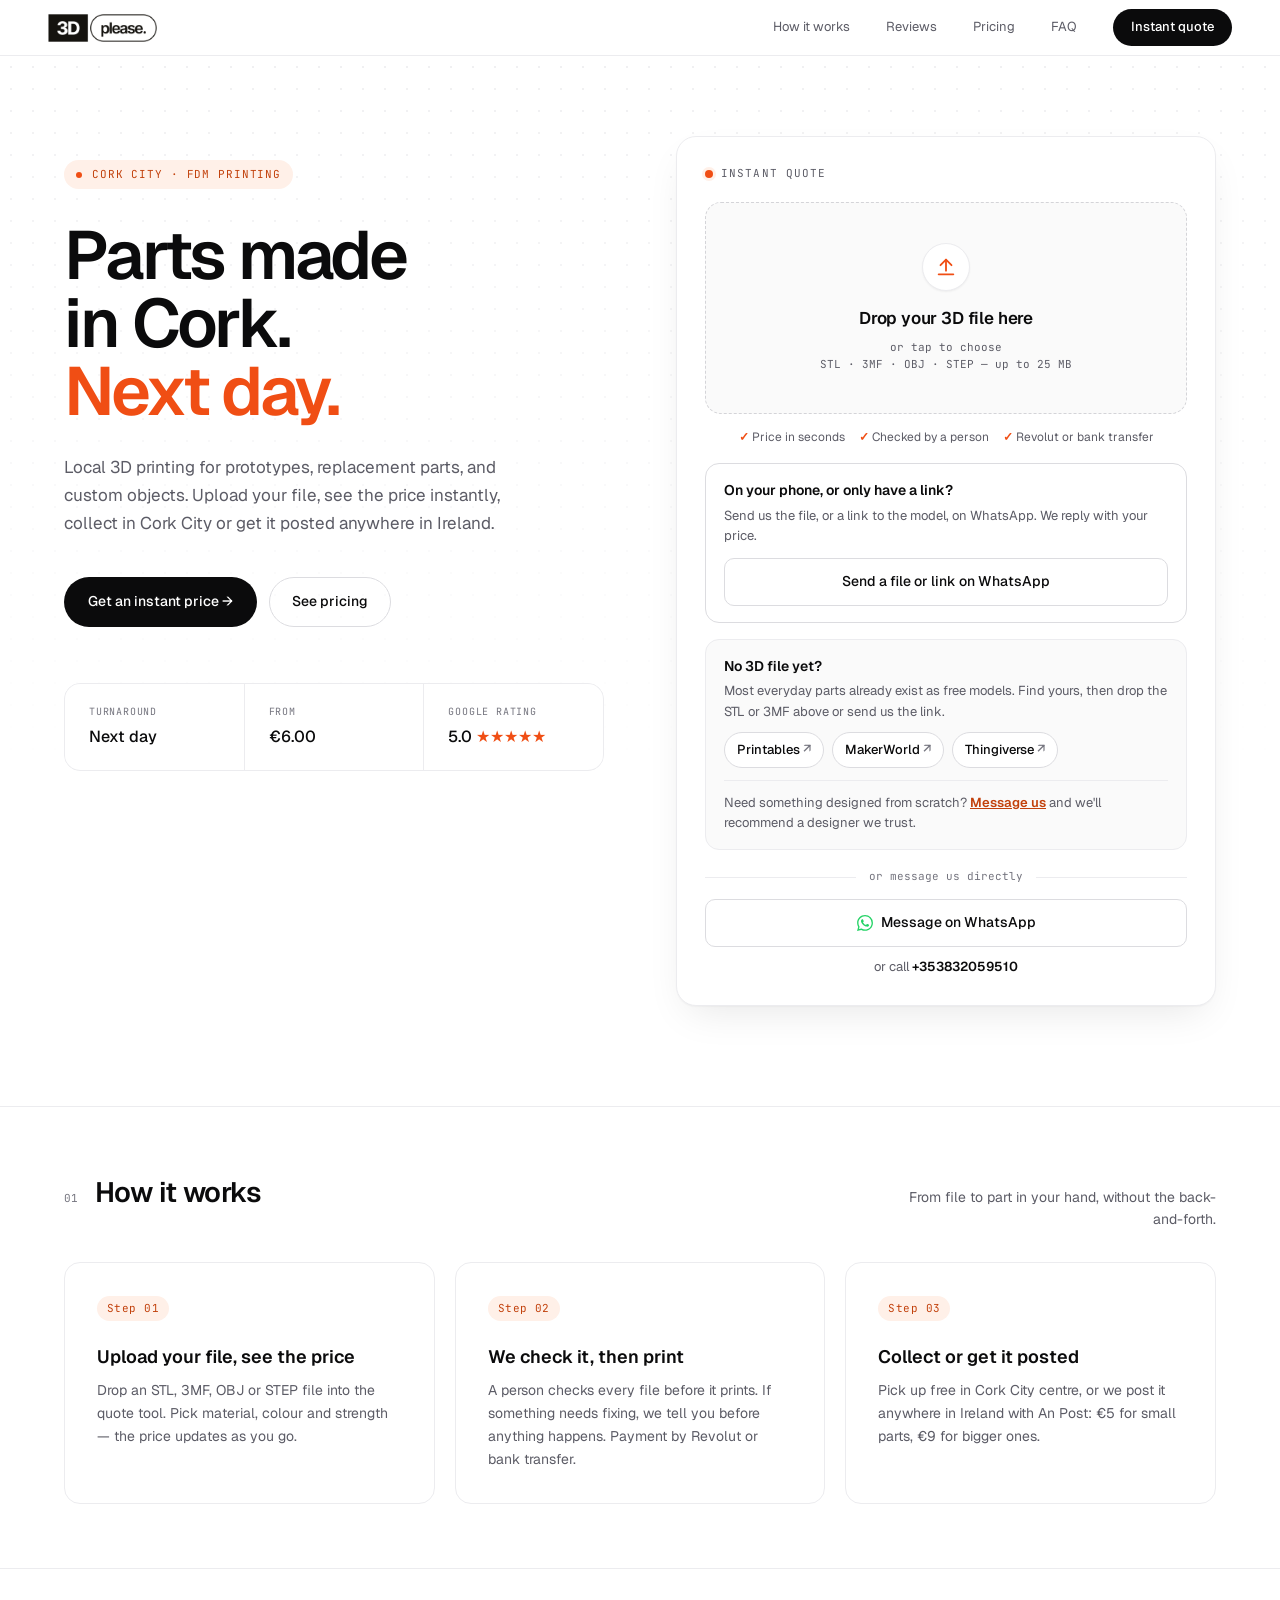
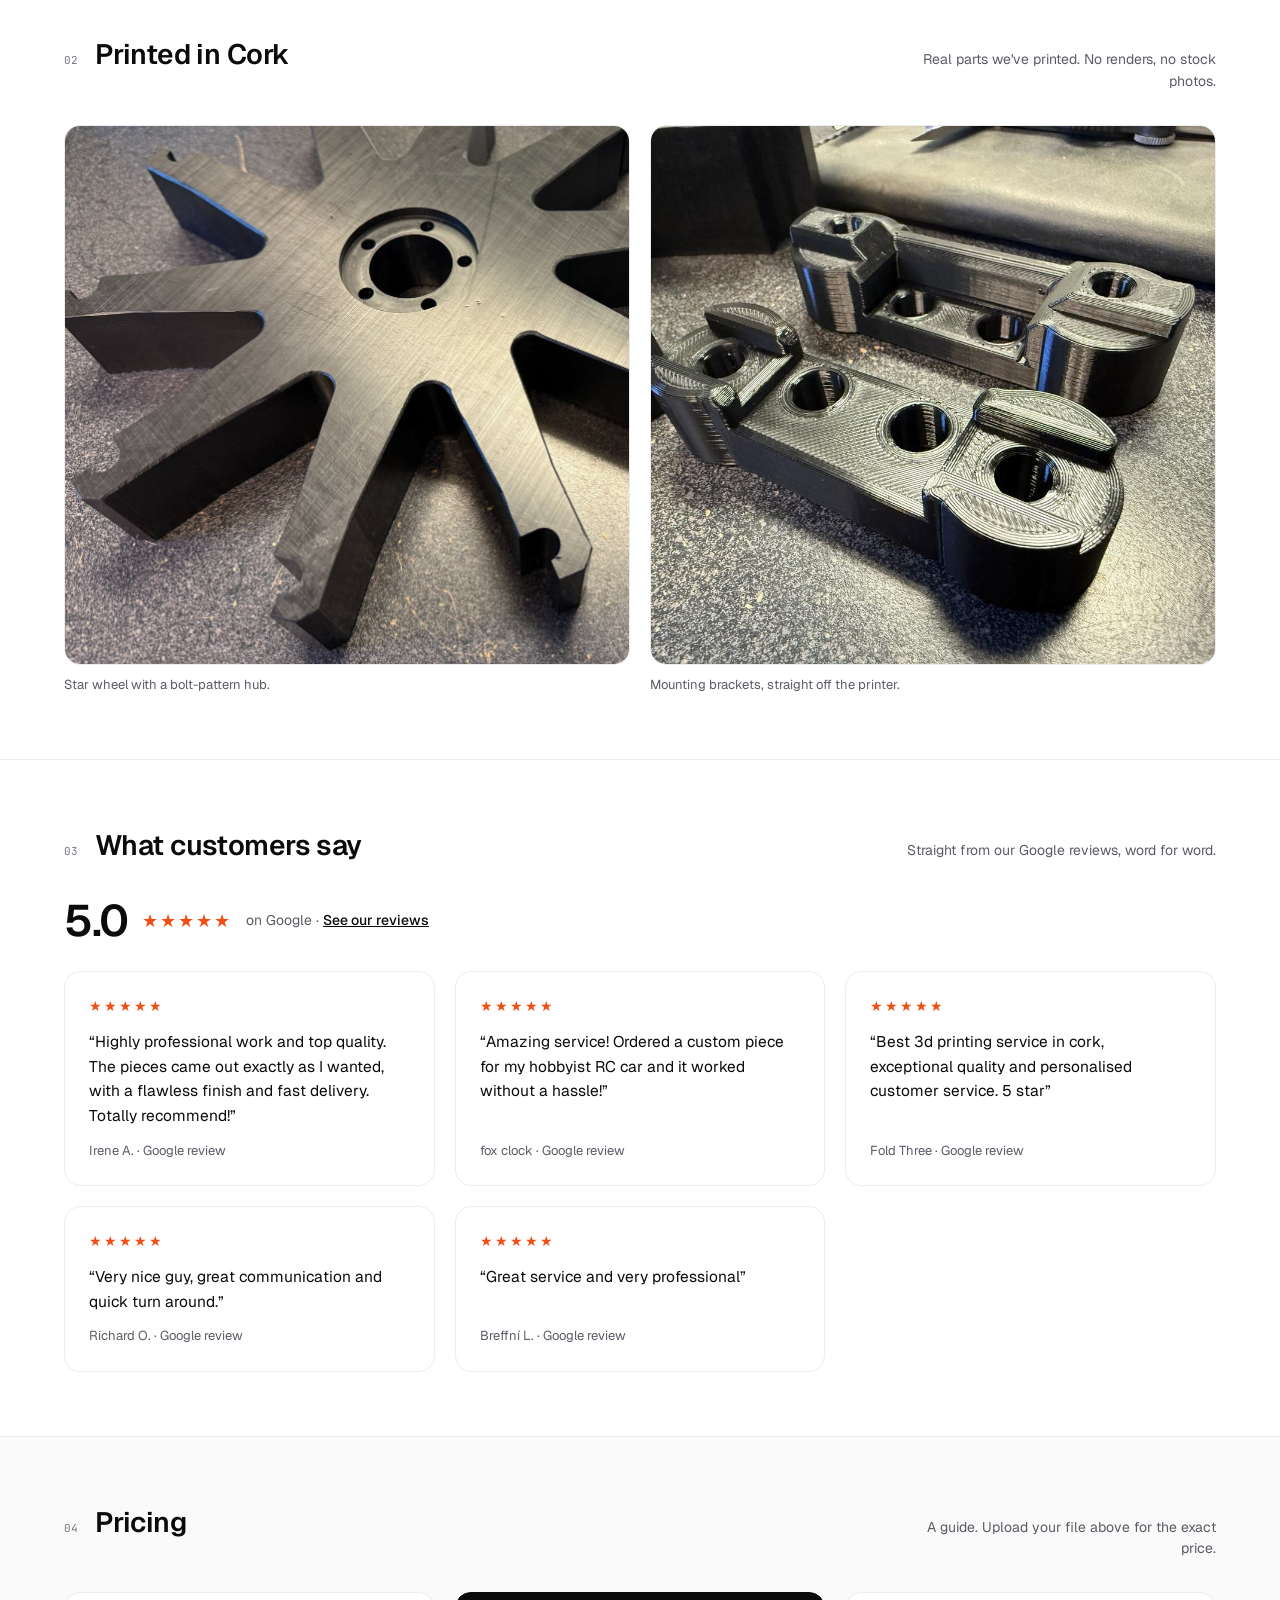
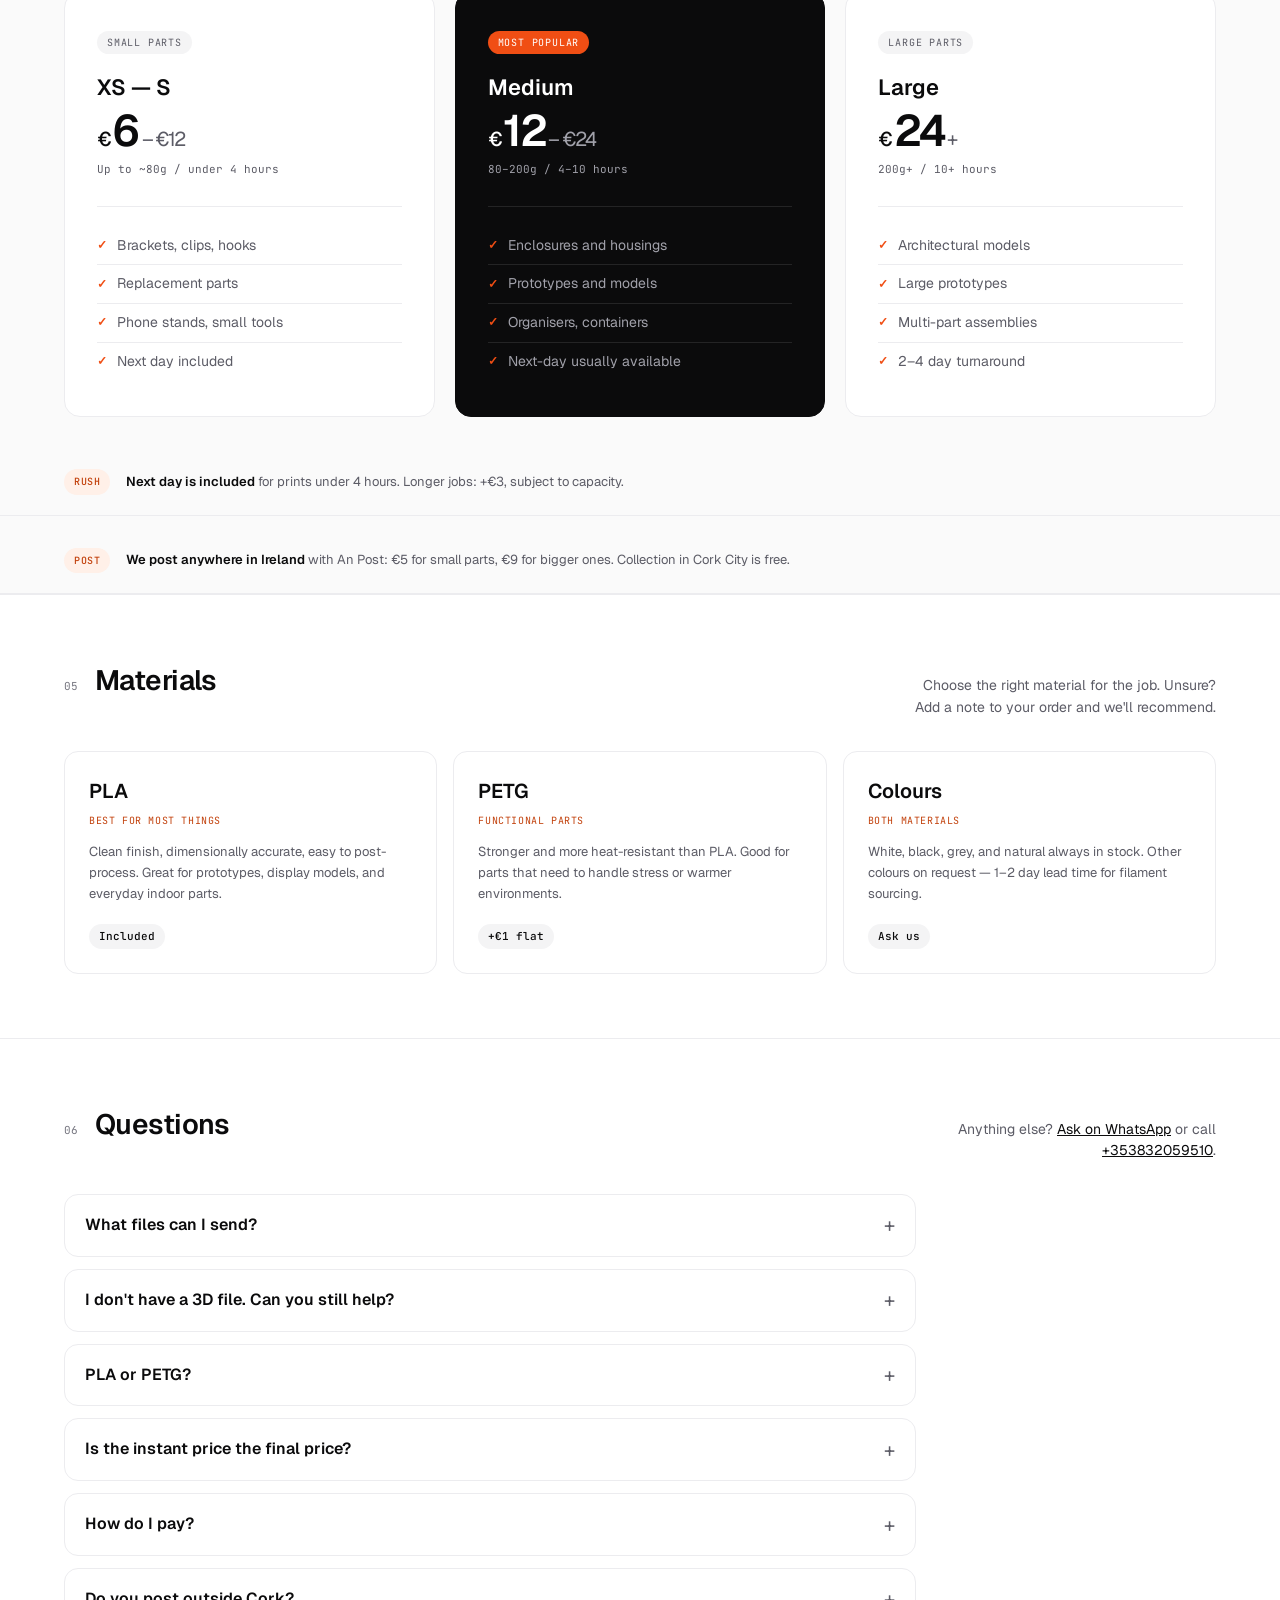
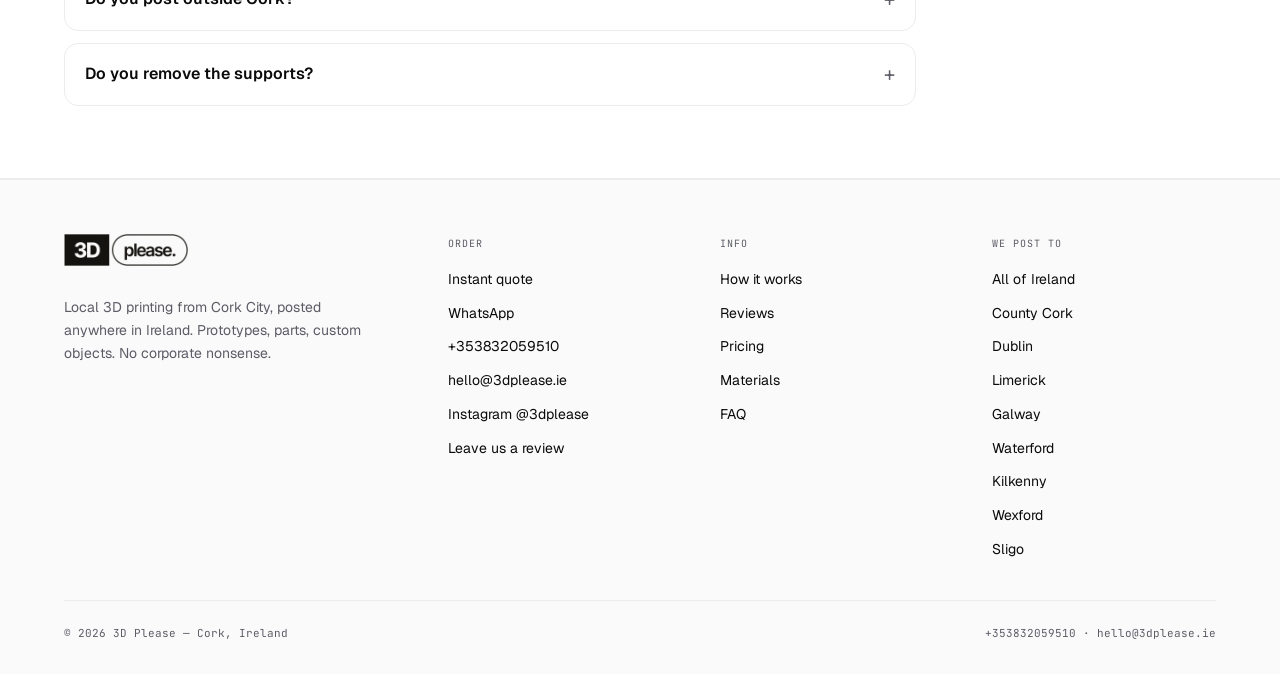
<file: index.html>
<!DOCTYPE html>
<html lang="en">
<head>
<meta charset="UTF-8">
<meta name="viewport" content="width=device-width, initial-scale=1.0">
<title>3D Please — Cork City 3D Printing</title>
<meta name="description" content="Local 3D printing in Cork City. Upload your STL, 3MF or OBJ and get an instant price. PLA and PETG. Collect in Cork or get it posted anywhere in Ireland.">
<meta name="keywords" content="3D printing Cork, 3D print Cork City, instant 3D printing quote Cork, STL printing Ireland">
<meta property="og:title" content="3D Please — Cork City 3D Printing">
<meta property="og:description" content="Upload your file, see your price instantly. Collect in Cork City or we post it anywhere in Ireland.">
<meta property="og:url" content="https://3dplease.ie">
<meta property="og:type" content="website">
<meta property="og:image" content="https://3dplease.ie/og.png">
<meta property="og:image:width" content="1200">
<meta property="og:image:height" content="630">
<meta property="og:image:alt" content="3D Please — Cork City, next-day 3D printing">
<meta name="twitter:card" content="summary_large_image">
<link rel="canonical" href="https://3dplease.ie">
<script type="application/ld+json">
{
  "@context": "https://schema.org",
  "@type": "LocalBusiness",
  "name": "3D Please",
  "url": "https://3dplease.ie",
  "telephone": "+353832059510",
  "email": "hello@3dplease.ie",
  "image": "https://3dplease.ie/og.png",
  "sameAs": ["https://www.instagram.com/3dplease/"],
  "address": { "@type": "PostalAddress", "addressLocality": "Cork", "addressCountry": "IE" },
  "areaServed": "IE"
}
</script>
<link rel="icon" type="image/svg+xml" href="data:image/svg+xml,%3Csvg xmlns='http://www.w3.org/2000/svg' viewBox='0 0 32 32'%3E%3Crect width='32' height='32' fill='%2318171a'/%3E%3Ctext x='16' y='22' font-family='-apple-system,BlinkMacSystemFont,system-ui,sans-serif' font-weight='900' font-size='14' fill='%23f6f3ed' text-anchor='middle'%3E3D%3C/text%3E%3C/svg%3E">
<link rel="preconnect" href="https://fonts.googleapis.com">
<link href="https://fonts.googleapis.com/css2?family=Geist:wght@300;400;500;600;700&family=JetBrains+Mono:wght@400;500&display=swap" rel="stylesheet">

<!-- Google tag (gtag.js) -->
<script async src="https://www.googletagmanager.com/gtag/js?id=G-JWLKQWBCTT"></script>
<script>
  window.dataLayer = window.dataLayer || [];
  function gtag(){dataLayer.push(arguments);}
  gtag('js', new Date());
  gtag('config', 'G-JWLKQWBCTT');
  // Contact clicks: WhatsApp and phone links anywhere on the page
  document.addEventListener('click', function (e) {
    var a = e.target && e.target.closest ? e.target.closest('a[href]') : null;
    if (!a) return;
    var h = a.getAttribute('href') || '';
    if (h.indexOf('wa.me/') !== -1) {
      var designer = h.indexOf('designer') !== -1;
      gtag('event', designer ? 'designer_referral_click' : 'whatsapp_click', { link_place: a.getAttribute('data-place') || 'page' });
    } else if (h.indexOf('tel:') === 0) {
      gtag('event', 'phone_click', { link_place: a.getAttribute('data-place') || 'page' });
    }
  }, true);
</script>

<script type="importmap">
{ "imports": {
  "three": "https://cdn.jsdelivr.net/npm/three@0.170.0/build/three.module.js",
  "three/addons/": "https://cdn.jsdelivr.net/npm/three@0.170.0/examples/jsm/"
} }
</script>
<style>
:root {
  --ink: #0b0b0c;
  --ink-soft: #27272a;
  --paper: #ffffff;
  --paper-warm: #f4f4f5;
  --paper-deep: #e9e9eb;
  --surface: #fafafa;
  --border: #dcdce0;
  --border-soft: #ececef;
  --muted: #5c5c66;
  --muted-light: #75757f;
  --muted-on-dark: #a1a1aa;
  --accent: #f04e14;
  --accent-text: #c2410c;
  --accent-deep: #c2410c;
  --accent-soft: #fff0e8;
  --accent-wash: #fff6f1;
  --sans: 'Geist', -apple-system, BlinkMacSystemFont, sans-serif;
  --mono: 'JetBrains Mono', 'IBM Plex Mono', monospace;
}

*, *::before, *::after { box-sizing: border-box; margin: 0; padding: 0; }
html { scroll-behavior: smooth; }
body {
  background: var(--paper);
  color: var(--ink);
  font-family: var(--sans);
  font-size: 15px;
  line-height: 1.55;
  -webkit-font-smoothing: antialiased;
}
[hidden] { display: none !important; }

/* PREVIEW STRIP (only shown while no order endpoint is configured) */
.preview-strip {
  background: var(--ink); color: var(--paper);
  font-family: var(--mono); font-size: 11px; letter-spacing: 0.04em;
  text-align: center; padding: 8px 16px;
}
.preview-strip b { color: var(--accent-soft); font-weight: 500; }

/* NAV */
nav {
  position: sticky; top: 0; z-index: 100;
  background: rgba(255, 255, 255, 0.86);
  backdrop-filter: blur(16px);
  -webkit-backdrop-filter: blur(16px);
  border-bottom: 1px solid var(--border-soft);
  padding: 0 48px;
  display: flex; align-items: center; height: 56px; gap: 36px;
}
.nav-brand {
  display: inline-flex; align-items: center; gap: 6px;
  text-decoration: none; margin-right: auto;
  height: 28px;
}
.logo-img { height: 28px; width: auto; display: block; }
.logo-img-footer { height: 32px; }
.nav-link {
  font-size: 13px; color: var(--muted); text-decoration: none;
  transition: color 0.15s; font-weight: 400;
}
.nav-link:hover { color: var(--ink); }
.nav-cta {
  font-family: var(--sans); font-size: 13px; font-weight: 500;
  background: var(--ink); color: var(--paper);
  padding: 8px 18px; text-decoration: none;
  transition: background 0.15s; border-radius: 999px;
}
.nav-cta:hover { background: var(--ink-soft); }

/* HERO */
.hero {
  padding: 80px 64px 100px;
  display: grid; grid-template-columns: 1fr 1fr;
  gap: 72px;
  align-items: start;
  border-bottom: 1px solid var(--border-soft);
  position: relative;
}
.hero::before {
  content: '';
  position: absolute; inset: 0;
  background-image: radial-gradient(circle, #e4e4e7 1px, transparent 1.2px);
  background-size: 22px 22px;
  -webkit-mask-image: linear-gradient(180deg, rgba(0,0,0,.55), transparent 70%);
          mask-image: linear-gradient(180deg, rgba(0,0,0,.55), transparent 70%);
  z-index: 0; pointer-events: none;
}
.hero-left, .hero-right { position: relative; z-index: 1; }
.hero-left { display: flex; flex-direction: column; position: sticky; top: 104px; padding-top: 24px; }
.hero-tag {
  font-family: var(--mono); font-size: 11px; color: var(--accent-text);
  letter-spacing: 0.08em; text-transform: uppercase;
  margin-bottom: 32px;
  display: inline-flex; align-items: center; gap: 10px;
  background: var(--accent-soft);
  padding: 6px 12px;
  border-radius: 999px;
  width: fit-content;
}
.hero-tag::before {
  content: ''; width: 6px; height: 6px; background: var(--accent);
  border-radius: 50%;
}
.hero-title {
  font-family: var(--sans); font-weight: 600; font-size: 68px;
  line-height: 1.0; letter-spacing: -0.04em;
  margin-bottom: 28px;
}
.hero-title em { font-style: normal; color: var(--accent); font-weight: 600; }
.hero-body {
  font-size: 17px; line-height: 1.65; color: var(--muted);
  font-weight: 400; max-width: 460px; margin-bottom: 40px;
}
.hero-cta-row {
  display: flex; gap: 12px; align-items: center;
  margin-bottom: 56px; flex-wrap: wrap;
}
.btn-primary-hero {
  font-family: var(--sans); font-size: 14px; font-weight: 500;
  background: var(--ink); color: var(--paper);
  padding: 14px 24px; text-decoration: none;
  transition: background 0.15s; border-radius: 999px;
  display: inline-flex; align-items: center; gap: 8px;
}
.btn-primary-hero:hover { background: var(--ink-soft); }
.btn-secondary-hero {
  font-family: var(--sans); font-size: 14px; font-weight: 500;
  background: transparent; color: var(--ink);
  padding: 13px 22px; text-decoration: none;
  transition: all 0.15s; border-radius: 999px;
  border: 1px solid var(--border);
  display: inline-flex; align-items: center; gap: 8px;
}
.btn-secondary-hero:hover { background: var(--surface); border-color: var(--ink); }

.hero-stats {
  display: grid; grid-template-columns: repeat(3, 1fr);
  gap: 1px;
  background: var(--border-soft);
  border: 1px solid var(--border-soft);
  border-radius: 16px;
  overflow: hidden;
}
.stat { padding: 20px 24px; background: var(--paper); }
.stat-label {
  font-family: var(--mono); font-size: 10px; color: var(--muted-light);
  text-transform: uppercase; letter-spacing: 0.08em;
  display: block; margin-bottom: 6px;
}
.stat-value { font-size: 16px; font-weight: 500; color: var(--ink); }

/* HERO RIGHT — quote card */
.hero-right { display: flex; flex-direction: column; scroll-margin-top: 72px; }
.order-card {
  background: var(--paper);
  border: 1px solid var(--border-soft);
  padding: 28px;
  border-radius: 20px;
  box-shadow: 0 1px 2px rgba(0,0,0,0.04), 0 16px 40px -12px rgba(0,0,0,0.10);
}
.order-title {
  font-family: var(--mono); font-size: 11px; color: var(--muted);
  text-transform: uppercase; letter-spacing: 0.1em;
  margin-bottom: 20px;
  display: flex; align-items: center; gap: 8px;
}
.dot {
  width: 8px; height: 8px; background: var(--accent);
  border-radius: 50%;
  box-shadow: 0 0 0 3px var(--accent-soft);
}

/* Dropzone */
.dropzone {
  display: flex; flex-direction: column; align-items: center; justify-content: center;
  gap: 8px; text-align: center;
  border: 1.5px dashed #d4d4d8;
  border-radius: 16px;
  padding: 40px 20px;
  background: var(--surface);
  cursor: pointer;
  transition: border-color 0.15s, background 0.15s;
}
.dropzone:hover, .dropzone.drag, .dropzone:focus-visible {
  border-color: var(--accent); background: var(--accent-wash); outline: none;
}
.dz-icon {
  width: 48px; height: 48px; border-radius: 50%;
  background: var(--paper); border: 1px solid var(--border-soft); box-shadow: 0 1px 2px rgba(0,0,0,.05);
  display: flex; align-items: center; justify-content: center;
  margin-bottom: 6px; color: var(--accent);
}
.dz-title { font-size: 17px; font-weight: 600; letter-spacing: -0.01em; }
.dz-sub { font-family: var(--mono); font-size: 11px; color: var(--muted); }
.dz-points {
  display: flex; gap: 14px; flex-wrap: wrap; justify-content: center;
  margin-top: 14px; font-size: 12px; color: var(--muted);
}
.dz-points span::before { content: '✓ '; color: var(--accent); font-weight: 600; }
.dz-note { font-size: 12.5px; color: var(--muted); text-align: center; margin-top: 14px; }
.dz-note a { color: var(--ink); }

/* Viewer + file info */
.viewer {
  position: relative; height: 250px;
  border-radius: 14px; overflow: hidden;
  background: radial-gradient(circle at 50% 30%, #ffffff 0%, #efeff1 80%);
  border: 1px solid var(--border-soft);
  touch-action: none;
}
.viewer canvas { display: block; width: 100%; height: 100%; }
.viewer-msg {
  position: absolute; inset: 0;
  display: flex; flex-direction: column; gap: 10px;
  align-items: center; justify-content: center; text-align: center; padding: 20px;
  font-family: var(--mono); font-size: 11px; color: var(--muted);
}
.spinner {
  width: 22px; height: 22px; border-radius: 50%;
  border: 2px solid var(--border); border-top-color: var(--accent);
  animation: spin 0.8s linear infinite;
}
@keyframes spin { to { transform: rotate(360deg); } }
.viewer-hint {
  position: absolute; bottom: 8px; right: 12px;
  font-family: var(--mono); font-size: 10px; color: var(--muted-light);
  pointer-events: none;
}
.file-row {
  display: flex; align-items: center; justify-content: space-between;
  gap: 12px; margin-top: 12px;
}
.file-name {
  font-size: 13.5px; font-weight: 500;
  overflow: hidden; text-overflow: ellipsis; white-space: nowrap;
}
.link-btn {
  background: none; border: none; cursor: pointer; flex-shrink: 0;
  font-family: var(--sans); font-size: 12.5px; color: var(--accent-text);
  text-decoration: underline; text-underline-offset: 3px;
}
.specs {
  display: flex; align-items: center; gap: 8px; flex-wrap: wrap;
  font-family: var(--mono); font-size: 11px; color: var(--muted);
  margin-top: 4px;
}
.specs select {
  font-family: var(--mono); font-size: 11px; color: var(--ink);
  border: 1px solid var(--border); border-radius: 6px;
  background: var(--paper); padding: 2px 4px; cursor: pointer;
}
.alert {
  font-size: 12.5px; line-height: 1.5; color: var(--ink);
  padding: 10px 12px; border-radius: 10px; margin-top: 10px;
  background: var(--accent-wash); border: 1px solid var(--accent-soft);
}
.alert.note { background: var(--paper-warm); border-color: var(--border-soft); color: var(--muted); }

/* Options */
.opts { display: grid; grid-template-columns: 1fr auto; gap: 16px 14px; margin-top: 20px; }
.opts .full { grid-column: 1 / -1; }
.opt-label {
  font-size: 12px; font-weight: 500; color: var(--ink);
  display: block; margin-bottom: 6px;
}
.opt-label .hint { color: var(--muted-light); font-weight: 400; }
.seg {
  display: flex; gap: 3px; padding: 3px;
  background: var(--paper-warm); border: 1px solid transparent;
  border-radius: 12px;
}
.seg input { position: absolute; opacity: 0; pointer-events: none; }
.seg label {
  flex: 1; text-align: center; cursor: pointer;
  font-size: 13px; font-weight: 500; color: var(--muted); line-height: 1.25;
  padding: 8px 6px; border-radius: 8px;
  transition: background 0.12s, color 0.12s;
}
.seg label small {
  display: block; font-family: var(--mono); font-size: 10px; font-weight: 400;
  color: var(--muted-light); margin-top: 2px;
}
.seg input:checked + label {
  background: var(--paper); color: var(--ink);
  box-shadow: 0 1px 3px rgba(0,0,0,0.10), 0 0 0 1px rgba(0,0,0,0.04);
}
.seg input:focus-visible + label { outline: 2px solid var(--accent); outline-offset: 1px; }
.seg input:disabled + label { opacity: 0.4; cursor: not-allowed; }

.swatches { display: flex; gap: 8px; flex-wrap: wrap; }
.swatch input { position: absolute; opacity: 0; pointer-events: none; }
.swatch label {
  display: inline-flex; align-items: center; gap: 7px; cursor: pointer;
  padding: 5px 12px 5px 5px; border-radius: 999px;
  border: 1px solid var(--border-soft); background: var(--paper);
  font-size: 12.5px; color: var(--muted); font-weight: 500;
  transition: border-color 0.12s;
}
.swatch .chip { width: 20px; height: 20px; border-radius: 50%; border: 1px solid rgba(24,23,26,0.15); }
.swatch input:checked + label { border-color: var(--ink); color: var(--ink); box-shadow: 0 0 0 1px var(--ink); }
.swatch input:focus-visible + label { outline: 2px solid var(--accent); outline-offset: 2px; }

.stepper {
  display: flex; align-items: center; height: 40px;
  border: 1px solid var(--border); border-radius: 10px; overflow: hidden;
  background: var(--paper);
}
.stepper button {
  width: 36px; height: 100%; border: none; background: transparent; cursor: pointer;
  font-size: 18px; color: var(--ink); font-family: var(--sans);
}
.stepper button:hover { background: var(--paper-warm); }
.stepper input {
  width: 40px; height: 100%; text-align: center; border: none; outline: none;
  font-family: var(--sans); font-size: 14px; font-weight: 500; color: var(--ink);
  background: transparent; -moz-appearance: textfield;
}
.stepper input::-webkit-outer-spin-button,
.stepper input::-webkit-inner-spin-button { -webkit-appearance: none; margin: 0; }
.opt-sub { font-size: 11.5px; color: var(--muted-light); margin-top: 6px; }
.check {
  display: flex; align-items: center; gap: 8px; cursor: pointer;
  font-size: 12.5px; color: var(--muted); margin-top: 10px;
}
.check input { width: 16px; height: 16px; accent-color: var(--ink); cursor: pointer; }

/* Price box */
.price-box {
  background: var(--ink); color: var(--paper);
  border-radius: 14px; padding: 18px 20px;
  margin: 22px 0 18px;
}
.pb-label {
  font-family: var(--mono); font-size: 10px; color: var(--muted-on-dark);
  text-transform: uppercase; letter-spacing: 0.1em;
}
.pb-amount {
  font-size: 40px; font-weight: 600; letter-spacing: -0.035em; line-height: 1.1;
  margin-top: 4px;
}
.pb-amount.manual { font-size: 26px; letter-spacing: -0.02em; }
.pb-meta { font-family: var(--mono); font-size: 11px; color: var(--muted-on-dark); margin-top: 6px; }
.pb-note {
  font-size: 12px; color: var(--muted-on-dark); line-height: 1.55;
  margin-top: 12px; padding-top: 12px; border-top: 1px solid rgba(255,255,255,0.1);
}
.pb-break { margin-top: 10px; }
.pb-break summary {
  cursor: pointer; font-family: var(--mono); font-size: 11px; color: var(--paper);
  list-style: none; display: inline-flex; align-items: center; gap: 6px;
}
.pb-break summary::-webkit-details-marker { display: none; }
.pb-break summary::after { content: '+'; color: var(--accent-soft); }
.pb-break[open] summary::after { content: '−'; }
.pb-break table { width: 100%; border-collapse: collapse; margin-top: 8px; font-size: 12px; }
.pb-break td { padding: 4px 0; color: var(--muted-on-dark); border-bottom: 1px solid rgba(255,255,255,0.06); }
.pb-break td:last-child { text-align: right; color: var(--paper); font-family: var(--mono); font-size: 11.5px; }

/* Contact fields */
.field-group { margin-bottom: 14px; }
.field-group label {
  font-family: var(--sans); font-size: 12px; color: var(--ink);
  font-weight: 500; display: block; margin-bottom: 6px;
}
.field-group input,
.field-group textarea {
  width: 100%; padding: 11px 14px;
  border: 1px solid var(--border); background: var(--paper);
  font-family: var(--sans); font-size: 14px; color: var(--ink);
  outline: none; transition: all 0.15s;
  border-radius: 10px;
  -webkit-appearance: none; resize: none;
}
.field-group input::placeholder,
.field-group textarea::placeholder { color: var(--muted-light); }
.field-group input:focus,
.field-group textarea:focus {
  border-color: var(--accent);
  box-shadow: 0 0 0 3px var(--accent-soft);
}
.field-row { display: grid; grid-template-columns: 1fr 1fr; gap: 12px; }
.hp { position: absolute; left: -9999px; width: 1px; height: 1px; opacity: 0; }
.btn-submit {
  width: 100%; padding: 14px;
  background: var(--ink); color: #fff;
  border: none; cursor: pointer;
  font-family: var(--sans); font-size: 15px; font-weight: 600;
  transition: background 0.15s;
  margin-top: 4px;
  border-radius: 10px;
  display: flex; align-items: center; justify-content: center; gap: 6px;
}
.btn-submit:hover { background: var(--ink-soft); }
.btn-submit:disabled { opacity: 0.55; cursor: not-allowed; }
.form-error { font-size: 12.5px; color: var(--accent-text); margin-top: 10px; text-align: center; }
.fine-print { font-size: 11.5px; color: var(--muted-light); text-align: center; margin-top: 10px; line-height: 1.5; }

.or-divider {
  text-align: center; margin: 18px 0 14px;
  font-family: var(--mono); font-size: 11px; color: var(--muted-light);
  position: relative;
}
.or-divider::before, .or-divider::after {
  content: ''; position: absolute; top: 50%;
  width: calc(50% - 90px); height: 1px; background: var(--border-soft);
}
.or-divider::before { left: 0; }
.or-divider::after { right: 0; }
.btn-whatsapp {
  width: 100%; padding: 12px;
  background: var(--paper); color: var(--ink);
  border: 1px solid var(--border); cursor: pointer;
  font-family: var(--sans); font-size: 14px; font-weight: 500;
  text-decoration: none; display: flex; align-items: center;
  justify-content: center; gap: 8px; transition: all 0.15s;
  border-radius: 10px;
}
.btn-whatsapp:hover { background: var(--surface); border-color: var(--ink); }
.call-line { text-align: center; font-size: 13px; color: var(--muted); margin-top: 10px; }
.call-line a { color: var(--ink); font-weight: 600; text-decoration: none; white-space: nowrap; }

.success-state { text-align: center; padding: 40px 8px 8px; }
.success-icon {
  width: 48px; height: 48px; margin: 0 auto 18px;
  background: var(--accent-soft); border-radius: 50%;
  display: flex; align-items: center; justify-content: center;
  font-size: 22px; color: var(--accent-text);
}
.success-title { font-size: 18px; font-weight: 600; margin-bottom: 8px; }
.success-body { font-size: 14px; color: var(--muted); line-height: 1.6; }
.success-summary {
  text-align: left; margin: 20px 0 8px; font-size: 13px;
  border: 1px solid var(--border-soft); border-radius: 12px; overflow: hidden;
}
.success-summary div { display: flex; justify-content: space-between; gap: 12px; padding: 9px 14px; border-bottom: 1px solid var(--border-soft); }
.success-summary div:last-child { border-bottom: none; }
.success-summary span:first-child { color: var(--muted); }
.success-summary span:last-child { font-weight: 500; text-align: right; overflow-wrap: anywhere; }
.btn-ghost {
  margin-top: 16px; padding: 10px 18px; border-radius: 999px;
  border: 1px solid var(--border); background: transparent; cursor: pointer;
  font-family: var(--sans); font-size: 13px; font-weight: 500; color: var(--ink);
}
.btn-ghost:hover { background: var(--paper-warm); }

.phone-path {
  margin-top: 16px; padding: 16px 18px; text-align: left;
  border: 1px solid var(--border); border-radius: 14px; background: var(--paper);
}
.phone-path-title { font-size: 14px; font-weight: 600; margin-bottom: 4px; }
.phone-path p { font-size: 13px; color: var(--muted); line-height: 1.55; margin-bottom: 12px; }

/* NO FILE PANEL */
.nofile {
  margin-top: 16px; padding: 16px 18px; text-align: left;
  border: 1px solid var(--border-soft); border-radius: 14px; background: var(--surface);
}
.nofile-title { font-size: 14px; font-weight: 600; margin-bottom: 4px; }
.nofile p { font-size: 13px; color: var(--muted); line-height: 1.55; }
.nofile-links { display: flex; gap: 8px; flex-wrap: wrap; margin: 10px 0 12px; }
.nofile-links a {
  font-size: 13px; font-weight: 500; color: var(--ink); text-decoration: none;
  border: 1px solid var(--border); border-radius: 999px; padding: 7px 12px; background: var(--paper);
  transition: border-color 0.15s;
}
.nofile-links a:hover { border-color: var(--ink); }
.nofile-links a::after { content: ' ↗'; color: var(--muted-light); }
.nofile .designer { padding-top: 12px; border-top: 1px solid var(--border-soft); }
.nofile .designer a { color: var(--accent-text); font-weight: 600; }

/* GALLERY */
.gallery { display: grid; grid-template-columns: 1fr 1fr; gap: 20px; padding: 0 64px 64px; }
.gallery figure { margin: 0; }
.gallery img {
  width: 100%; height: 540px; object-fit: cover; display: block;
  border-radius: 16px; border: 1px solid var(--border-soft); background: var(--paper-warm);
}
.gallery figcaption { font-size: 13px; color: var(--muted); margin-top: 10px; }

/* REVIEWS */
.rating-row { display: flex; align-items: center; gap: 14px; flex-wrap: wrap; padding: 0 64px 28px; }
.rating-big { font-size: 44px; font-weight: 600; letter-spacing: -0.03em; line-height: 1; }
.stars { color: var(--accent); letter-spacing: 2px; font-size: 18px; }
.rating-meta { font-size: 14px; color: var(--muted); }
.rating-meta a { color: var(--ink); font-weight: 500; }
.reviews-grid {
  display: grid; grid-template-columns: repeat(3, minmax(0, 1fr));
  gap: 20px; padding: 0 64px 64px;
}
.review {
  background: var(--paper); border: 1px solid var(--border-soft); border-radius: 16px;
  padding: 24px; display: flex; flex-direction: column; gap: 12px; margin: 0;
}
.review .stars { font-size: 14px; }
.review blockquote { margin: 0; font-size: 15.5px; line-height: 1.6; color: var(--ink); }
.review figcaption { margin-top: auto; font-size: 13px; color: var(--muted); }

/* FAQ */
.faq { padding: 0 64px 72px; display: grid; gap: 12px; max-width: 980px; }
.faq details {
  border: 1px solid var(--border-soft); border-radius: 14px; padding: 18px 20px; background: var(--paper);
}
.faq summary {
  cursor: pointer; font-weight: 600; font-size: 16px; list-style: none;
  display: flex; justify-content: space-between; align-items: center; gap: 16px;
}
.faq summary::-webkit-details-marker { display: none; }
.faq summary::after { content: '+'; color: var(--muted); font-weight: 400; font-size: 20px; line-height: 1; }
.faq details[open] summary::after { content: '−'; }
.faq details p { margin-top: 10px; font-size: 14.5px; color: var(--muted); line-height: 1.65; }
.faq details a { color: var(--accent-text); font-weight: 500; }

/* NOTICE */
.notice {
  background: var(--surface);
  border-bottom: 1px solid var(--border-soft);
  padding: 20px 64px;
  display: flex; align-items: center; gap: 16px;
}
.notice-icon {
  font-family: var(--mono); font-size: 10px; color: var(--accent-text);
  background: var(--accent-soft); padding: 5px 10px;
  white-space: nowrap; text-transform: uppercase; letter-spacing: 0.06em;
  border-radius: 999px; font-weight: 500;
}
.notice-text { font-size: 13px; color: var(--muted); line-height: 1.6; }
.notice-text strong { color: var(--ink); font-weight: 600; }

/* SECTIONS */
.section { border-bottom: 1px solid var(--border-soft); }
#pricing { background: var(--surface); }
#pricing .price-card:not(.featured) { background: var(--paper); }
.section-head {
  padding: 64px 64px 32px;
  display: flex; align-items: baseline; justify-content: space-between;
  gap: 40px;
}
.section-head-left { display: flex; align-items: baseline; gap: 16px; }
.section-num { font-family: var(--mono); font-size: 11px; color: var(--muted-light); letter-spacing: 0.04em; }
.section-label { font-family: var(--sans); font-size: 28px; font-weight: 600; letter-spacing: -0.02em; color: var(--ink); }
.section-sub { font-size: 14px; color: var(--muted); max-width: 320px; text-align: right; }

/* HOW IT WORKS */
.steps { display: grid; grid-template-columns: repeat(3, 1fr); gap: 20px; padding: 0 64px 64px; }
.step {
  background: var(--paper); border: 1px solid var(--border-soft);
  border-radius: 16px; padding: 32px; transition: all 0.2s;
}
.step:hover { border-color: var(--border); transform: translateY(-2px); }
.step-num {
  font-family: var(--mono); font-size: 11px; color: var(--accent-text);
  display: inline-block; margin-bottom: 24px;
  background: var(--accent-soft); padding: 4px 10px;
  border-radius: 999px; letter-spacing: 0.04em;
}
.step-title { font-size: 18px; font-weight: 600; margin-bottom: 10px; line-height: 1.3; }
.step-body { font-size: 14px; color: var(--muted); line-height: 1.65; }

/* PRICING */
.pricing-grid { display: grid; grid-template-columns: repeat(3, 1fr); gap: 20px; padding: 0 64px 32px; }
.price-card {
  background: var(--paper); border: 1px solid var(--border-soft);
  border-radius: 16px; padding: 36px 32px; position: relative; transition: all 0.2s;
}
.price-card:hover { border-color: var(--border); transform: translateY(-2px); }
.price-card.featured { background: var(--ink); color: var(--paper); border-color: var(--ink); }
.price-card.featured .price-name,
.price-card.featured .price-amount { color: var(--paper); }
.price-card.featured .price-sub { color: var(--muted-on-dark); }
.price-card.featured .price-features li { color: var(--muted-on-dark); border-color: rgba(255,255,255,0.1); }
.price-card.featured .price-features li::before { color: var(--accent); }
.price-card.featured .price-divider { border-color: rgba(255,255,255,0.1); }
.price-badge {
  font-family: var(--mono); font-size: 10px; text-transform: uppercase; letter-spacing: 0.08em;
  display: inline-block; margin-bottom: 16px; padding: 4px 10px; border-radius: 999px;
  background: var(--paper-warm); color: var(--muted);
}
.price-card.featured .price-badge { background: var(--accent); color: var(--paper); }
.price-name { font-size: 22px; font-weight: 600; margin-bottom: 4px; }
.price-amount {
  font-size: 44px; font-weight: 600; letter-spacing: -0.04em;
  margin-bottom: 4px; display: flex; align-items: baseline; gap: 2px; line-height: 1;
}
.price-amount sup { font-size: 20px; font-weight: 500; top: -8px; }
.price-amount .range { font-size: 20px; color: var(--muted); font-weight: 400; }
.price-card.featured .price-amount .range { color: var(--muted-on-dark); }
.price-sub { font-family: var(--mono); font-size: 11px; color: var(--muted); margin-bottom: 28px; display: block; margin-top: 8px; }
.price-divider { border: none; border-top: 1px solid var(--border-soft); margin-bottom: 20px; }
.price-features { list-style: none; }
.price-features li {
  font-size: 14px; color: var(--muted); padding: 8px 0;
  border-bottom: 1px solid var(--border-soft);
  display: flex; align-items: center; gap: 10px;
}
.price-features li:last-child { border-bottom: none; }
.price-features li::before { content: '✓'; color: var(--accent); font-size: 12px; flex-shrink: 0; font-weight: 600; }

/* MATERIALS */
.materials-grid { display: grid; grid-template-columns: repeat(3, 1fr); gap: 16px; padding: 0 64px 64px; }
.mat-cell {
  background: var(--paper); border: 1px solid var(--border-soft);
  border-radius: 14px; padding: 24px; transition: all 0.2s;
}
.mat-cell:hover { border-color: var(--border); }
.mat-name { font-size: 20px; font-weight: 600; margin-bottom: 6px; }
.mat-best {
  font-family: var(--mono); font-size: 10px; text-transform: uppercase;
  letter-spacing: 0.06em; color: var(--accent-text); display: block; margin-bottom: 14px;
}
.mat-desc { font-size: 13px; color: var(--muted); line-height: 1.6; margin-bottom: 18px; }
.mat-tag {
  font-family: var(--mono); font-size: 11px; color: var(--ink);
  background: var(--paper-warm); padding: 4px 10px;
  display: inline-block; border-radius: 999px; font-weight: 500;
}

/* FOOTER */
footer { background: var(--surface); padding: 56px 64px 32px; border-top: 1px solid var(--border-soft); }
.footer-grid { display: grid; grid-template-columns: 1.5fr 1fr 1fr 1fr; gap: 48px; margin-bottom: 40px; }
.footer-brand-logo { display: inline-flex; align-items: center; gap: 6px; text-decoration: none; margin-bottom: 16px; height: 28px; }
.footer-tagline { font-size: 14px; color: var(--muted); line-height: 1.65; max-width: 320px; margin-top: 16px; }
.footer-col-title {
  font-family: var(--mono); font-size: 10px; color: var(--muted);
  text-transform: uppercase; letter-spacing: 0.1em; margin-bottom: 16px; display: block;
}
.footer-links { list-style: none; display: flex; flex-direction: column; gap: 10px; }
.footer-links a { font-size: 14px; color: var(--ink); text-decoration: none; transition: color 0.15s; }
.footer-links a:hover { color: var(--accent-text); }
.footer-bottom { border-top: 1px solid var(--border-soft); padding-top: 24px; display: flex; justify-content: space-between; align-items: center; }
.footer-copy { font-family: var(--mono); font-size: 11px; color: var(--muted); }

/* RESPONSIVE */
@media (max-width: 1100px) {
  .hero { gap: 48px; padding-left: 40px; padding-right: 40px; }
  .hero-title { font-size: 56px; }
}
@media (max-width: 900px) {
  .hero { grid-template-columns: 1fr; gap: 40px; padding: 40px 20px 56px; }
  .hero::before { display: none; }
  .hero-left { position: static; padding-top: 0; }
  .hero-title { font-size: 42px; margin-bottom: 16px; }
  .hero-tag { margin-bottom: 20px; }
  .hero-body { font-size: 16px; margin-bottom: 24px; }
  .hero-cta-row { display: none; }  /* the quote card follows right below */
  nav { padding: 0 20px; gap: 16px; }
  .nav-link { display: none; }
  .notice, .section-head, footer { padding-left: 20px; padding-right: 20px; }
  .steps, .pricing-grid, .materials-grid { padding-left: 20px; padding-right: 20px; }
  .gallery, .reviews-grid, .rating-row, .faq { padding-left: 20px; padding-right: 20px; }
  .gallery { grid-template-columns: 1fr; }
  .reviews-grid { grid-template-columns: 1fr; }
  .gallery img { height: 340px; }
  .steps, .pricing-grid, .materials-grid { grid-template-columns: 1fr; }
  .section-head { flex-direction: column; gap: 12px; padding-top: 48px; }
  .section-sub { text-align: left; }
  .footer-grid { grid-template-columns: 1fr; gap: 32px; }
  .footer-bottom { flex-direction: column; gap: 12px; }
  .hero-stats { grid-template-columns: 1fr 1fr 1fr; }
  .stat { padding: 14px 14px; }
  .stat-value { font-size: 14px; }
  .order-card { padding: 20px; border-radius: 18px; }
  .viewer { height: 230px; }
}
@media (max-width: 420px) {
  .field-row { grid-template-columns: 1fr; gap: 0; }
  .seg label { font-size: 12.5px; padding: 8px 4px; }
  .pb-amount { font-size: 36px; }
}
</style>
</head>
<body>

<div class="preview-strip" id="previewStrip" hidden><b>PREVIEW</b> · orders placed on this page are not sent anywhere yet</div>

<nav>
  <a class="nav-brand" href="#" aria-label="3D Please — home">
    <img src="logo.png" width="560" height="144" alt="3D Please" class="logo-img">
  </a>
  <a class="nav-link" href="#how">How it works</a>
  <a class="nav-link" href="#reviews">Reviews</a>
  <a class="nav-link" href="#pricing">Pricing</a>
  <a class="nav-link" href="#faq">FAQ</a>
  <a class="nav-cta" href="#order">Instant quote</a>
</nav>

<section class="hero">
  <div class="hero-left">
    <div class="hero-tag" id="heroTag">Cork City · FDM Printing</div>
    <h1 class="hero-title" id="heroTitle">Parts made<br>in Cork.<br><em>Next day.</em></h1>
    <p class="hero-body" id="heroBody">
      Local 3D printing for prototypes, replacement parts, and custom objects.
      Upload your file, see the price instantly, collect in Cork City or get it posted anywhere in Ireland.
    </p>
    <div class="hero-cta-row">
      <a href="#order" class="btn-primary-hero">Get an instant price →</a>
      <a href="#pricing" class="btn-secondary-hero">See pricing</a>
    </div>
    <div class="hero-stats">
      <div class="stat">
        <span class="stat-label" id="statLabel1">Turnaround</span>
        <span class="stat-value" id="statValue1">Next day</span>
      </div>
      <div class="stat">
        <span class="stat-label">From</span>
        <span class="stat-value">€6.00</span>
      </div>
      <div class="stat">
        <span class="stat-label">Google rating</span>
        <span class="stat-value">5.0 <span style="color:var(--accent)">★★★★★</span></span>
      </div>
    </div>
  </div>

  <div class="hero-right" id="order">
    <div class="order-card">
      <div class="order-title"><span class="dot"></span><span id="cardTitle">Instant quote</span></div>

      <div id="quoteFlow">
        <!-- STEP 1: upload -->
        <div id="uploadStep">
          <label class="dropzone" id="dropzone" for="fileInput" tabindex="0">
            <input type="file" id="fileInput" accept=".stl,.3mf,.obj,.step,.stp" hidden>
            <span class="dz-icon" aria-hidden="true">
              <svg width="22" height="22" viewBox="0 0 24 24" fill="none" stroke="currentColor" stroke-width="2" stroke-linecap="round" stroke-linejoin="round"><path d="M12 16V4"/><path d="m6 10 6-6 6 6"/><path d="M4 20h16"/></svg>
            </span>
            <span class="dz-title">Drop your 3D file here</span>
            <span class="dz-sub">or tap to choose<br>STL · 3MF · OBJ · STEP — up to 25 MB</span>
          </label>
          <div class="dz-points"><span>Price in seconds</span><span>Checked by a person</span><span>Revolut or bank transfer</span></div>
          <div class="phone-path">
            <div class="phone-path-title">On your phone, or only have a link?</div>
            <p>Send us the file, or a link to the model, on WhatsApp. We reply with your price.</p>
            <a class="btn-whatsapp" data-place="phone-path" href="https://wa.me/353832059510?text=Hi%2C%20I%27d%20like%20a%20price%20for%20a%203D%20print.%20Here%27s%20my%20file%20or%20link%3A" target="_blank" rel="noopener">Send a file or link on WhatsApp</a>
          </div>
          <div class="nofile">
            <div class="nofile-title">No 3D file yet?</div>
            <p>Most everyday parts already exist as free models. Find yours, then drop the STL or 3MF above or send us the link.</p>
            <div class="nofile-links">
              <a href="https://www.printables.com/" target="_blank" rel="noopener">Printables</a>
              <a href="https://makerworld.com/" target="_blank" rel="noopener">MakerWorld</a>
              <a href="https://www.thingiverse.com/" target="_blank" rel="noopener">Thingiverse</a>
            </div>
            <p class="designer">Need something designed from scratch? <a href="https://wa.me/353832059510?text=Hi%2C%20I%20need%20a%203D%20model%20designed%20%E2%80%94%20can%20you%20recommend%20a%20designer%3F" target="_blank" rel="noopener">Message us</a> and we'll recommend a designer we trust.</p>
          </div>
        </div>

        <!-- STEP 2: model + options + order -->
        <form id="quoteForm" novalidate hidden>
          <div class="viewer" id="viewer">
            <div class="viewer-msg" id="viewerMsg"><div class="spinner"></div><span>Reading your file…</span></div>
            <span class="viewer-hint" id="viewerHint" hidden>drag to rotate · pinch to zoom</span>
          </div>
          <div class="file-row">
            <span class="file-name" id="fileName">—</span>
            <button type="button" class="link-btn" id="changeFile">Change file</button>
          </div>
          <div class="specs" id="specs" hidden>
            <span id="dims">—</span>
            <span>·</span>
            <label for="units" style="display:inline">units</label>
            <select id="units" aria-label="File units">
              <option value="1">mm</option>
              <option value="10">cm</option>
              <option value="25.4">inches</option>
            </select>
          </div>
          <div id="alerts"></div>

          <div class="opts">
            <div>
              <span class="opt-label">Material</span>
              <div class="seg" role="radiogroup" aria-label="Material">
                <input type="radio" name="material" id="m-pla" value="PLA" checked><label for="m-pla">PLA<small>included</small></label>
                <input type="radio" name="material" id="m-petg" value="PETG"><label for="m-petg">PETG<small>+€1</small></label>
              </div>
            </div>
            <div>
              <span class="opt-label">Quantity</span>
              <div class="stepper">
                <button type="button" id="qtyMinus" aria-label="Fewer">−</button>
                <input type="number" id="qty" name="qty" value="1" min="1" max="100" inputmode="numeric" aria-label="Quantity">
                <button type="button" id="qtyPlus" aria-label="More">+</button>
              </div>
            </div>

            <div class="full">
              <span class="opt-label">Colour</span>
              <div class="swatches" role="radiogroup" aria-label="Colour">
                <span class="swatch"><input type="radio" name="colour" id="c-black" value="Black" checked><label for="c-black"><span class="chip" style="background:#232226"></span>Black</label></span>
                <span class="swatch"><input type="radio" name="colour" id="c-white" value="White"><label for="c-white"><span class="chip" style="background:#f7f6f2"></span>White</label></span>
                <span class="swatch"><input type="radio" name="colour" id="c-grey" value="Grey"><label for="c-grey"><span class="chip" style="background:#8f8c86"></span>Grey</label></span>
                <span class="swatch"><input type="radio" name="colour" id="c-natural" value="Natural"><label for="c-natural"><span class="chip" style="background:#ebe1c8"></span>Natural</label></span>
              </div>
            </div>

            <div class="full">
              <span class="opt-label">Strength <span class="hint">· how solid the inside is</span></span>
              <div class="seg" role="radiogroup" aria-label="Strength">
                <input type="radio" name="strength" id="s-std" value="standard" checked><label for="s-std">Standard<small>15% fill</small></label>
                <input type="radio" name="strength" id="s-strong" value="strong"><label for="s-strong">Strong<small>40% fill</small></label>
                <input type="radio" name="strength" id="s-solid" value="solid"><label for="s-solid">Solid<small>100% fill</small></label>
              </div>
            </div>

            <div class="full">
              <span class="opt-label">Finish</span>
              <div class="seg" role="radiogroup" aria-label="Finish">
                <input type="radio" name="quality" id="q-draft" value="draft"><label for="q-draft">Draft<small>0.24 mm</small></label>
                <input type="radio" name="quality" id="q-std" value="standard" checked><label for="q-std">Standard<small>0.20 mm</small></label>
                <input type="radio" name="quality" id="q-fine" value="fine"><label for="q-fine">Fine<small>0.16 mm</small></label>
              </div>
            </div>

            <div class="full" id="supportsField" hidden>
              <span class="opt-label">Supports <span class="hint">· your part needs them to print</span></span>
              <div class="seg" role="radiogroup" aria-label="Support removal">
                <input type="radio" name="supportRemoval" id="sr-remove" value="remove" checked><label for="sr-remove">We remove them<small>included</small></label>
                <input type="radio" name="supportRemoval" id="sr-leave" value="leave"><label for="sr-leave">Leave them on<small>you remove them</small></label>
              </div>
              <p class="opt-sub" id="supportNote"></p>
            </div>

            <div class="full">
              <span class="opt-label">Timelapse video <span class="hint">· free</span></span>
              <div class="seg" role="radiogroup" aria-label="Timelapse video">
                <input type="radio" name="timelapse" id="tl-yes" value="yes"><label for="tl-yes">Yes, send it<small>by WhatsApp or email</small></label>
                <input type="radio" name="timelapse" id="tl-no" value="no" checked><label for="tl-no">No thanks<small>just the part</small></label>
              </div>
              <label class="check" id="shareWrap" hidden><input type="checkbox" name="shareOk" id="shareOk"> You can share it on 3D Please's Instagram</label>
            </div>

            <div class="full">
              <span class="opt-label">Ready</span>
              <div class="seg" role="radiogroup" aria-label="Ready">
                <input type="radio" name="when" id="w-std" value="standard" checked><label for="w-std">2–3 days<small>standard</small></label>
                <input type="radio" name="when" id="w-rush" value="rush"><label for="w-rush">Next day<small id="rushSmall">included under 4 h</small></label>
              </div>
              <p class="opt-sub" id="rushNote" hidden>This job is too long to promise for tomorrow.</p>
            </div>

            <div class="full">
              <span class="opt-label">Delivery</span>
              <div class="seg" role="radiogroup" aria-label="Delivery">
                <input type="radio" name="delivery" id="d-collect" value="collect" checked><label for="d-collect">Collect in Cork<small>free</small></label>
                <input type="radio" name="delivery" id="d-post" value="post"><label for="d-post">An Post<small id="postSmall">all Ireland · from €5</small></label>
              </div>
              <p class="opt-sub" id="deliveryNote">Pick up in Cork City centre. We send the exact address when it's ready.</p>
            </div>
          </div>

          <div class="price-box" aria-live="polite">
            <div class="pb-label" id="pbLabel">Your price</div>
            <div class="pb-amount" id="pbAmount">—</div>
            <div class="pb-meta" id="pbMeta"></div>
            <details class="pb-break" id="pbBreak">
              <summary>How we priced it</summary>
              <table><tbody id="pbTable"></tbody></table>
            </details>
            <div class="pb-note" id="pbNote">Fixed once a person has checked your file — we only change it if the file has a problem, and we tell you first. Payment by Revolut or bank transfer.</div>
          </div>

          <div class="field-row">
            <div class="field-group">
              <label for="f-name">Your name</label>
              <input id="f-name" type="text" name="name" autocomplete="name" placeholder="Seán Murphy" required>
            </div>
            <div class="field-group">
              <label for="f-contact">WhatsApp or email</label>
              <input id="f-contact" type="text" name="contact" placeholder="For updates and collection" required>
            </div>
          </div>
          <div class="field-row" id="addressRow" hidden>
            <div class="field-group">
              <label for="f-address">Delivery address</label>
              <input id="f-address" type="text" name="address" autocomplete="street-address" placeholder="12 Main Street, Ennis, Co. Clare">
            </div>
            <div class="field-group">
              <label for="f-eircode">Eircode</label>
              <input id="f-eircode" type="text" name="eircode" autocomplete="postal-code" placeholder="V95 X2Y3" maxlength="8" style="text-transform:uppercase">
            </div>
          </div>
          <input type="text" name="website" class="hp" tabindex="-1" autocomplete="off" aria-hidden="true">
          <div class="field-group">
            <label for="f-notes">Anything we should know? <span style="color:var(--muted-light);font-weight:400">(optional)</span></label>
            <textarea id="f-notes" name="notes" rows="2" placeholder="e.g. needs to fit a 20 mm tube, visible side is the top"></textarea>
          </div>
          <button class="btn-submit" type="submit" id="submitBtn" disabled>Order →</button>
          <p class="form-error" id="formError" hidden></p>
          <p class="fine-print">We confirm your order by WhatsApp or email before printing.</p>
        </form>

        <div class="or-divider">or message us directly</div>
        <a class="btn-whatsapp" href="https://wa.me/353832059510?text=Hi%2C%20I%27d%20like%20a%203D%20print%20quote" target="_blank" rel="noopener">
          <svg width="16" height="16" viewBox="0 0 24 24" fill="#25D366" aria-hidden="true" focusable="false"><path d="M17.472 14.382c-.297-.149-1.758-.867-2.03-.967-.273-.099-.471-.148-.67.15-.197.297-.767.966-.94 1.164-.173.199-.347.223-.644.075-.297-.15-1.255-.463-2.39-1.475-.883-.788-1.48-1.761-1.653-2.059-.173-.297-.018-.458.13-.606.134-.133.298-.347.446-.52.149-.174.198-.298.298-.497.099-.198.05-.371-.025-.52-.075-.149-.669-1.612-.916-2.207-.242-.579-.487-.5-.669-.51-.173-.008-.371-.01-.57-.01-.198 0-.52.074-.792.372-.272.297-1.04 1.016-1.04 2.479 0 1.462 1.065 2.875 1.213 3.074.149.198 2.096 3.2 5.077 4.487.709.306 1.262.489 1.694.625.712.227 1.36.195 1.871.118.571-.085 1.758-.719 2.006-1.413.248-.694.248-1.289.173-1.413-.074-.124-.272-.198-.57-.347m-5.421 7.403h-.004a9.87 9.87 0 01-5.031-1.378l-.361-.214-3.741.982.998-3.648-.235-.374a9.86 9.86 0 01-1.51-5.26c.001-5.45 4.436-9.884 9.888-9.884 2.64 0 5.122 1.03 6.988 2.898a9.825 9.825 0 012.893 6.994c-.003 5.45-4.437 9.884-9.885 9.884m8.413-18.297A11.815 11.815 0 0012.05 0C5.495 0 .16 5.335.157 11.892c0 2.096.547 4.142 1.588 5.945L.057 24l6.305-1.654a11.882 11.882 0 005.683 1.448h.005c6.554 0 11.89-5.335 11.893-11.893a11.821 11.821 0 00-3.48-8.413z"/></svg>
          Message on WhatsApp
        </a>
        <p class="call-line">or call <a href="tel:+353832059510">+353832059510</a></p>
      </div>

      <div class="success-state" id="successState" hidden>
        <div class="success-icon" id="successIcon">✓</div>
        <div class="success-title" id="successTitle"></div>
        <div class="success-body" id="successBody"></div>
        <div class="success-summary" id="successSummary"></div>
        <button type="button" class="btn-ghost" id="backBtn">← Back to quote</button>
      </div>
    </div>
  </div>
</section>

<script>
// Ireland-wide version of the page (3dplease.ie/?loc=ireland): same page and prices,
// postage message first, An Post preselected.
(function () {
  if (!/[?&]loc=ireland\b/.test(location.search)) return;
  var set = function (id, html) { var el = document.getElementById(id); if (el) el.innerHTML = html; };
  document.title = '3D Please — 3D Printing, Posted Anywhere in Ireland';
  set('heroTag', 'Printed in Cork · Posted all over Ireland');
  set('heroTitle', '3D prints,<br>posted anywhere<br><em>in Ireland.</em>');
  set('heroBody', 'Upload your file and see the price in seconds. We print it in Cork and send it by An Post: €<span class="js-ship-small">5</span> for small parts, €<span class="js-ship-large">9</span> for bigger ones. Small prints are made the next day, and An Post usually delivers the working day after.');
  set('statLabel1', 'Delivery');
  set('statValue1', 'An Post');
  var post = document.getElementById('d-post');
  if (post) post.checked = true;
})();
</script>

<section class="section" id="how">
  <div class="section-head">
    <div class="section-head-left">
      <span class="section-num">01</span>
      <h2 class="section-label">How it works</h2>
    </div>
    <p class="section-sub">From file to part in your hand, without the back-and-forth.</p>
  </div>
  <div class="steps">
    <div class="step">
      <span class="step-num">Step 01</span>
      <div class="step-title">Upload your file, see the price</div>
      <p class="step-body">Drop an STL, 3MF, OBJ or STEP file into the quote tool. Pick material, colour and strength — the price updates as you go.</p>
    </div>
    <div class="step">
      <span class="step-num">Step 02</span>
      <div class="step-title">We check it, then print</div>
      <p class="step-body">A person checks every file before it prints. If something needs fixing, we tell you before anything happens. Payment by Revolut or bank transfer.</p>
    </div>
    <div class="step">
      <span class="step-num">Step 03</span>
      <div class="step-title">Collect or get it posted</div>
      <p class="step-body">Pick up free in Cork City centre, or we post it anywhere in Ireland with An Post: €5 for small parts, €9 for bigger ones.</p>
    </div>
  </div>
</section>

<section class="section" id="work">
  <div class="section-head">
    <div class="section-head-left">
      <span class="section-num">02</span>
      <h2 class="section-label">Printed in Cork</h2>
    </div>
    <p class="section-sub">Real parts we've printed. No renders, no stock photos.</p>
  </div>
  <div class="gallery">
    <figure>
      <img src="print-star-wheel.jpg" width="1200" height="1081" loading="lazy" alt="Large black star-shaped wheel with nine arms and a bolted hub">
      <figcaption>Star wheel with a bolt-pattern hub.</figcaption>
    </figure>
    <figure>
      <img src="print-brackets.jpg" width="1200" height="900" loading="lazy" alt="Two black 3D-printed mounting brackets with bolt holes, showing fine layer lines">
      <figcaption>Mounting brackets, straight off the printer.</figcaption>
    </figure>
  </div>
</section>

<section class="section" id="reviews">
  <div class="section-head">
    <div class="section-head-left">
      <span class="section-num">03</span>
      <h2 class="section-label">What customers say</h2>
    </div>
    <p class="section-sub">Straight from our Google reviews, word for word.</p>
  </div>
  <div class="rating-row">
    <span class="rating-big">5.0</span>
    <span class="stars" aria-label="Rated 5 out of 5">★★★★★</span>
    <span class="rating-meta">on Google · <a href="https://g.page/r/CYiCOIpLPXshEAE" target="_blank" rel="noopener">See our reviews</a></span>
  </div>
  <div class="reviews-grid">
    <figure class="review">
      <span class="stars" aria-label="5 out of 5 stars">★★★★★</span>
      <blockquote>“Highly professional work and top quality. The pieces came out exactly as I wanted, with a flawless finish and fast delivery. Totally recommend!”</blockquote>
      <figcaption>Irene A. · Google review</figcaption>
    </figure>
    <figure class="review">
      <span class="stars" aria-label="5 out of 5 stars">★★★★★</span>
      <blockquote>“Amazing service! Ordered a custom piece for my hobbyist RC car and it worked without a hassle!”</blockquote>
      <figcaption>fox clock · Google review</figcaption>
    </figure>
    <figure class="review">
      <span class="stars" aria-label="5 out of 5 stars">★★★★★</span>
      <blockquote>“Best 3d printing service in cork, exceptional quality and personalised customer service. 5 star”</blockquote>
      <figcaption>Fold Three · Google review</figcaption>
    </figure>
    <figure class="review">
      <span class="stars" aria-label="5 out of 5 stars">★★★★★</span>
      <blockquote>“Very nice guy, great communication and quick turn around.”</blockquote>
      <figcaption>Richard O. · Google review</figcaption>
    </figure>
    <figure class="review">
      <span class="stars" aria-label="5 out of 5 stars">★★★★★</span>
      <blockquote>“Great service and very professional”</blockquote>
      <figcaption>Breffní L. · Google review</figcaption>
    </figure>
  </div>
</section>

<section class="section" id="pricing">
  <div class="section-head">
    <div class="section-head-left">
      <span class="section-num">04</span>
      <h2 class="section-label">Pricing</h2>
    </div>
    <p class="section-sub">A guide. Upload your file above for the exact price.</p>
  </div>
  <div class="pricing-grid">
    <div class="price-card">
      <span class="price-badge">Small parts</span>
      <div class="price-name">XS — S</div>
      <div class="price-amount"><sup>€</sup>6<span class="range"> – €12</span></div>
      <span class="price-sub">Up to ~80g / under 4 hours</span>
      <hr class="price-divider">
      <ul class="price-features">
        <li>Brackets, clips, hooks</li>
        <li>Replacement parts</li>
        <li>Phone stands, small tools</li>
        <li>Next day included</li>
      </ul>
    </div>
    <div class="price-card featured">
      <span class="price-badge">Most popular</span>
      <div class="price-name">Medium</div>
      <div class="price-amount"><sup>€</sup>12<span class="range"> – €24</span></div>
      <span class="price-sub">80–200g / 4–10 hours</span>
      <hr class="price-divider">
      <ul class="price-features">
        <li>Enclosures and housings</li>
        <li>Prototypes and models</li>
        <li>Organisers, containers</li>
        <li>Next-day usually available</li>
      </ul>
    </div>
    <div class="price-card">
      <span class="price-badge">Large parts</span>
      <div class="price-name">Large</div>
      <div class="price-amount"><sup>€</sup>24<span class="range">+</span></div>
      <span class="price-sub">200g+ / 10+ hours</span>
      <hr class="price-divider">
      <ul class="price-features">
        <li>Architectural models</li>
        <li>Large prototypes</li>
        <li>Multi-part assemblies</li>
        <li>2–4 day turnaround</li>
      </ul>
    </div>
  </div>
  <div class="notice" style="margin-bottom: 0;">
    <span class="notice-icon">Rush</span>
    <p class="notice-text"><strong>Next day is included</strong> for prints under 4 hours. Longer jobs: +€3, subject to capacity.</p>
  </div>
  <div class="notice" style="margin: 12px 0 0;">
    <span class="notice-icon">Post</span>
    <p class="notice-text"><strong>We post anywhere in Ireland</strong> with An Post: €5 for small parts, €9 for bigger ones. Collection in Cork City is free.</p>
  </div>
</section>

<section class="section" id="materials">
  <div class="section-head">
    <div class="section-head-left">
      <span class="section-num">05</span>
      <h2 class="section-label">Materials</h2>
    </div>
    <p class="section-sub">Choose the right material for the job. Unsure? Add a note to your order and we'll recommend.</p>
  </div>
  <div class="materials-grid">
    <div class="mat-cell">
      <div class="mat-name">PLA</div>
      <span class="mat-best">Best for most things</span>
      <p class="mat-desc">Clean finish, dimensionally accurate, easy to post-process. Great for prototypes, display models, and everyday indoor parts.</p>
      <span class="mat-tag">Included</span>
    </div>
    <div class="mat-cell">
      <div class="mat-name">PETG</div>
      <span class="mat-best">Functional parts</span>
      <p class="mat-desc">Stronger and more heat-resistant than PLA. Good for parts that need to handle stress or warmer environments.</p>
      <span class="mat-tag">+€1 flat</span>
    </div>
    <div class="mat-cell">
      <div class="mat-name">Colours</div>
      <span class="mat-best">Both materials</span>
      <p class="mat-desc">White, black, grey, and natural always in stock. Other colours on request — 1–2 day lead time for filament sourcing.</p>
      <span class="mat-tag">Ask us</span>
    </div>
  </div>
</section>

<section class="section" id="faq">
  <div class="section-head">
    <div class="section-head-left">
      <span class="section-num">06</span>
      <h2 class="section-label">Questions</h2>
    </div>
    <p class="section-sub">Anything else? <a href="https://wa.me/353832059510" target="_blank" rel="noopener" style="color:var(--ink)">Ask on WhatsApp</a> or call <a href="tel:+353832059510" style="color:var(--ink);white-space:nowrap">+353832059510</a>.</p>
  </div>
  <div class="faq">
    <details>
      <summary>What files can I send?</summary>
      <p>STL, 3MF, OBJ and STEP all get an instant price. If a file can't be read automatically, send it anyway and we'll quote it by hand, usually within a few hours. Files up to 25 MB, and parts up to 256 mm on each side (bigger parts can be printed in pieces).</p>
    </details>
    <details>
      <summary>I don't have a 3D file. Can you still help?</summary>
      <p>Most everyday parts already exist as free models on <a href="https://www.printables.com/" target="_blank" rel="noopener">Printables</a>, <a href="https://makerworld.com/" target="_blank" rel="noopener">MakerWorld</a> or <a href="https://www.thingiverse.com/" target="_blank" rel="noopener">Thingiverse</a>. If you need something designed from scratch, <a href="https://wa.me/353832059510?text=Hi%2C%20I%20need%20a%203D%20model%20designed%20%E2%80%94%20can%20you%20recommend%20a%20designer%3F" target="_blank" rel="noopener">message us</a> and we'll recommend a designer we trust.</p>
    </details>
    <details>
      <summary>PLA or PETG?</summary>
      <p>PLA suits most things: clean finish and accurate, for indoor parts, prototypes and models. PETG is stronger and handles heat better, for parts under stress or in warmer places. PETG is +€1 per order.</p>
    </details>
    <details>
      <summary>Is the instant price the final price?</summary>
      <p>Yes. A person checks every file before printing, and the price only changes if the file has a problem — we always tell you first.</p>
    </details>
    <details>
      <summary>How do I pay?</summary>
      <p>By Revolut or bank transfer. We send the details when we confirm your order.</p>
    </details>
    <details>
      <summary>Do you post outside Cork?</summary>
      <p>Yes, anywhere in Ireland with An Post, from the rest of <a href="/3d-printing-county-cork">County Cork</a> (Kinsale, Carrigaline, Cobh, Midleton, Ballincollig, Mallow and beyond) to every other county. It's €5 for small parts and €9 for bigger ones, and the price box shows which applies before you order. We post the day it's ready and An Post usually delivers the next working day. Or collect for free in Cork City centre.</p>
    </details>
    <details>
      <summary>Do you remove the supports?</summary>
      <p>Yes, for free — or we leave them on if you prefer, which helps with delicate parts. You can also ask for a free timelapse video of your print.</p>
    </details>
  </div>
</section>

<footer>
  <div class="footer-grid">
    <div>
      <a class="footer-brand-logo" href="#" aria-label="3D Please — home">
        <img src="logo.png" width="560" height="144" alt="3D Please" class="logo-img logo-img-footer">
      </a>
      <p class="footer-tagline">Local 3D printing from Cork City, posted anywhere in Ireland. Prototypes, parts, custom objects. No corporate nonsense.</p>
    </div>
    <div>
      <span class="footer-col-title">Order</span>
      <ul class="footer-links">
        <li><a href="#order">Instant quote</a></li>
        <li><a href="https://wa.me/353832059510" target="_blank" rel="noopener">WhatsApp</a></li>
        <li><a href="tel:+353832059510">+353832059510</a></li>
        <li><a href="mailto:hello@3dplease.ie">hello@3dplease.ie</a></li>
        <li><a href="https://www.instagram.com/3dplease/" target="_blank" rel="noopener">Instagram @3dplease</a></li>
        <li><a href="https://g.page/r/CYiCOIpLPXshEAE/review" target="_blank" rel="noopener">Leave us a review</a></li>
      </ul>
    </div>
    <div>
      <span class="footer-col-title">Info</span>
      <ul class="footer-links">
        <li><a href="#how">How it works</a></li>
        <li><a href="#reviews">Reviews</a></li>
        <li><a href="#pricing">Pricing</a></li>
        <li><a href="#materials">Materials</a></li>
        <li><a href="#faq">FAQ</a></li>
      </ul>
    </div>
    <div>
      <span class="footer-col-title">We post to</span>
      <ul class="footer-links">
        <li><a href="/3d-printing-ireland">All of Ireland</a></li>
        <li><a href="/3d-printing-county-cork">County Cork</a></li>
        <li><a href="/3d-printing-dublin">Dublin</a></li>
        <li><a href="/3d-printing-limerick">Limerick</a></li>
        <li><a href="/3d-printing-galway">Galway</a></li>
        <li><a href="/3d-printing-waterford">Waterford</a></li>
        <li><a href="/3d-printing-kilkenny">Kilkenny</a></li>
        <li><a href="/3d-printing-wexford">Wexford</a></li>
        <li><a href="/3d-printing-sligo">Sligo</a></li>
      </ul>
    </div>
  </div>
  <div class="footer-bottom">
    <span class="footer-copy">© 2026 3D Please — Cork, Ireland</span>
    <span class="footer-copy">+353832059510 · hello@3dplease.ie</span>
  </div>
</footer>

<script type="module">
/* ============================================================
   PRICING & PRINTER SETTINGS — tune these to your real numbers.
   Anchored on a real job: 8 g / ~20 min sold at €6 (customer came back).
   Minimum €6 · ~80 g ≈ €12.50 · ~200 g ≈ €23.50 · printer hour €0.80.
   ============================================================ */
const CONFIG = {
  endpoint: 'https://script.google.com/macros/s/AKfycbw1RyOXdlsI_oeAz9UBv2dqffAALeGPZ5-u-6te8_-24PM92weWlMGPjPutjg_ymxyV/exec', // order receiver (Google Apps Script). Empty = preview mode: nothing is sent.
  baseFee: 4.50,           // € per order: messages, file check, slicing, handover — your time
  perPiece: 0.50,          // € per piece: removal, clean-up, bagging
  perGram: 0.05,           // € per gram, supports included (~2× filament cost incl. waste)
  perHour: 0.80,           // € per printer hour (power + wear + the printer being busy) — raise first when there's a queue
  minPrice: 6.00,          // € minimum order (before PETG / next-day extras)
  petgFlat: 1.00,          // € flat per order (glue stick, slower print)
  rushFee: 3.00,           // € next day, only for jobs longer than rushFreeHours
  rushFreeHours: 4,        // next day included for prints up to this long
  rushMaxHours: 14,        // longer jobs can't be promised for tomorrow
  roundTo: 0.50,           // round final price up to this step
  density: { PLA: 1.24, PETG: 1.27 },                    // g/cm³
  gramsPerHour: { draft: 23, standard: 19.5, fine: 16 }, // throughput by layer height (0.24 / 0.20 / 0.16)
  materialSpeed: { PLA: 1.0, PETG: 1.0 },                // same print time in PLA and PETG on these profiles
  // Calibrated on a real job (backplate, lying flat):
  // PLA 0.16 mm → 108 g, 6 h 49 min · 0.20 mm → 5 h 38 min in both PLA and PETG. 0.24 is extrapolated.
  infill: { standard: 0.15, strong: 0.40, solid: 1.0 },
  shellMm: 0.9,            // average walls + top/bottom thickness, mm
  supportDensity: 0.10,    // support volume fill (tree supports are sparse)
  overhangNz: -0.85,       // downward faces flatter than ~30° from horizontal need support
  warmupHours: 0.12,       // prep: heating, levelling (~7 min)
  bedMm: 256,              // largest piece: 256 × 256 × 256 mm
  maxFileMB: 25,           // keep ≤ 25: the order receiver (Apps Script) has a request size limit
  whatsapp: '353832059510',
  shipping: { small: 5.00, large: 9.00, smallMaxGrams: 250, smallMaxSideMm: 200 }   // An Post, anywhere in Ireland
};
const LABELS = {
  strength: { standard: 'Standard · 15%', strong: 'Strong · 40%', solid: 'Solid · 100%' },
  finish: { draft: 'Draft · 0.24 mm', standard: 'Standard · 0.20 mm', fine: 'Fine · 0.16 mm' }
};
const COLOURS = { Black: 0x3a393e, White: 0xf2f0ea, Grey: 0x9a968f, Natural: 0xe6dcc2 };

/* ---------- DOM ---------- */
const $ = id => document.getElementById(id);
const form = $('quoteForm'), fileInput = $('fileInput'), dropzone = $('dropzone');
const previewMode = !CONFIG.endpoint;
if (previewMode) $('previewStrip').hidden = false;
document.querySelectorAll('.js-ship-small').forEach(el => { el.textContent = CONFIG.shipping.small; });
document.querySelectorAll('.js-ship-large').forEach(el => { el.textContent = CONFIG.shipping.large; });

const state = { file: null, ext: '', positions: null, analysis: null, manual: null, quote: null };
const track = (name, params) => { try { if (typeof gtag === 'function') gtag('event', name, params || {}); } catch (e) {} };
// Returning customers: prefill name and contact from this browser only
try {
  const saved = JSON.parse(localStorage.getItem('3dp-contact') || '{}');
  if (saved.name) $('f-name').value = saved.name;
  if (saved.contact) $('f-contact').value = saved.contact;
  if (saved.address) $('f-address').value = saved.address;
  if (saved.eircode) $('f-eircode').value = saved.eircode;
} catch (e) {}

/* ---------- File intake ---------- */
['dragenter', 'dragover'].forEach(ev => dropzone.addEventListener(ev, e => { e.preventDefault(); dropzone.classList.add('drag'); }));
['dragleave', 'drop'].forEach(ev => dropzone.addEventListener(ev, e => { e.preventDefault(); dropzone.classList.remove('drag'); }));
dropzone.addEventListener('drop', e => { const f = e.dataTransfer.files[0]; if (f) handleFile(f); });
dropzone.addEventListener('keydown', e => { if (e.key === 'Enter' || e.key === ' ') { e.preventDefault(); fileInput.click(); } });
window.addEventListener('dragover', e => e.preventDefault());
window.addEventListener('drop', e => e.preventDefault());
fileInput.addEventListener('change', () => { const f = fileInput.files[0]; if (f) handleFile(f); fileInput.value = ''; });
$('changeFile').addEventListener('click', () => fileInput.click());

async function handleFile(file) {
  const ext = (file.name.split('.').pop() || '').toLowerCase();
  if (!['stl', '3mf', 'obj', 'step', 'stp'].includes(ext)) {
    showUploadError('That file type isn\'t supported. Use STL, 3MF, OBJ or STEP.'); return;
  }
  if (file.size > CONFIG.maxFileMB * 1024 * 1024) {
    showUploadError(`That file is over ${CONFIG.maxFileMB} MB. Send it on WhatsApp or email instead.`); return;
  }
  Object.assign(state, { file, ext, positions: null, analysis: null, manual: null, quote: null });
  $('uploadError')?.remove();
  $('uploadStep').hidden = true;
  form.hidden = false;
  $('fileName').textContent = file.name;
  $('specs').hidden = true;
  $('alerts').innerHTML = '';
  $('units').value = '1';
  setViewerMsg('<div class="spinner"></div><span>Reading your file…</span>');
  clearModel();
  render();

  const isStep = ext === 'step' || ext === 'stp';
  if (isStep) setViewerMsg('<div class="spinner"></div><span>Reading your STEP file…<br>this can take a few seconds</span>');

  try {
    await nextFrame();
    state.positions = await parseFile(file, ext);
    if (!state.positions || state.positions.length < 9) throw new Error('empty');
    analyse();
    state.shownOrient = state.analysis.orient;
    await showModel(rotated(state.positions, ORIENTS[state.analysis.orient].m), { reveal: false });
  } catch (err) {
    console.error(err);
    if (isStep) {
      state.manual = 'step';
      setViewerMsg('<span style="font-size:28px">⬡</span><span>We couldn\'t open this STEP file here.<br>Send it anyway — we\'ll quote it by hand, usually within a few hours.</span>');
    } else {
      state.manual = 'unreadable';
      setViewerMsg('<span style="font-size:28px">?</span><span>We couldn\'t read this file automatically.<br>Send it anyway — we\'ll check it and quote by hand.</span>');
    }
  }
  render();
}

function showUploadError(msg) {
  if ($('uploadStep').hidden) { // already looking at a model: show it there
    $('alerts').insertAdjacentHTML('afterbegin', `<div class="alert">${msg}</div>`); return;
  }
  let el = $('uploadError');
  if (!el) { el = document.createElement('p'); el.id = 'uploadError'; el.className = 'alert'; $('uploadStep').appendChild(el); }
  el.textContent = msg;
}

/* ---------- Parsing (three.js loaded only when needed) ---------- */
let THREE = null;
async function loadThree() { if (!THREE) THREE = await import('three'); return THREE; }

async function parseFile(file, ext) {
  const buf = await file.arrayBuffer();
  if (ext === 'step' || ext === 'stp') return parseSTEP(buf);
  await loadThree();
  let geoms = [];
  if (ext === 'stl') {
    const { STLLoader } = await import('three/addons/loaders/STLLoader.js');
    geoms = [new STLLoader().parse(buf)];
  } else if (ext === '3mf') {
    // Own reader first: handles Bambu Studio / Orca / Prusa project files (objects split across
    // several .model files via the 3MF Production extension), which three.js's loader can't read.
    let pos = null;
    try { pos = await parse3MF(buf); } catch (e) { console.warn('3MF reader:', e); }
    if (pos && pos.length >= 9) return pos;
    const { ThreeMFLoader } = await import('three/addons/loaders/3MFLoader.js');
    geoms = geomsFromGroup(new ThreeMFLoader().parse(buf));
  } else if (ext === 'obj') {
    const { OBJLoader } = await import('three/addons/loaders/OBJLoader.js');
    geoms = geomsFromGroup(new OBJLoader().parse(new TextDecoder().decode(buf)));
    geoms.forEach(g => g.rotateX(Math.PI / 2)); // OBJ is usually Y-up; printing is Z-up
  }
  let total = 0;
  geoms.forEach(g => total += g.attributes.position.array.length);
  const out = new Float32Array(total);
  let off = 0;
  geoms.forEach(g => { out.set(g.attributes.position.array, off); off += g.attributes.position.array.length; g.dispose(); });
  return out;
}

// STEP: OpenCascade compiled to WebAssembly (occt-import-js, LGPL, loaded unmodified from the CDN
// only when someone uploads a STEP file). Output is triangulated, in millimetres.
const OCCT_URL = 'https://cdn.jsdelivr.net/npm/occt-import-js@0.0.23/dist/';
let occtPromise = null;
function loadOcct() {
  if (!occtPromise) {
    occtPromise = new Promise((resolve, reject) => {
      const s = document.createElement('script');
      s.src = OCCT_URL + 'occt-import-js.js';
      s.async = true;
      s.onload = () => window.occtimportjs({ locateFile: f => OCCT_URL + f }).then(resolve, reject);
      s.onerror = () => reject(new Error('STEP reader failed to load'));
      document.head.appendChild(s);
    }).catch(e => { occtPromise = null; throw e; });
  }
  return occtPromise;
}
async function parseSTEP(buf) {
  const occt = await loadOcct();
  await nextFrame();
  const r = occt.ReadStepFile(new Uint8Array(buf), { linearUnit: 'millimeter' });
  if (!r || !r.success || !r.meshes || !r.meshes.length) throw new Error('STEP file not readable');
  let total = 0;
  for (const m of r.meshes) total += m.index ? m.index.array.length * 3 : m.attributes.position.array.length;
  const out = new Float32Array(total);
  let n = 0;
  for (const m of r.meshes) {
    const p = m.attributes.position.array, idx = m.index && m.index.array;
    if (idx) for (let i = 0; i < idx.length; i++) { const k = idx[i] * 3; out[n++] = p[k]; out[n++] = p[k + 1]; out[n++] = p[k + 2]; }
    else { out.set(p, n); n += p.length; }
  }
  return out.subarray(0, n);
}

// 3MF: unzip, read every .model part, follow components (incl. p:path into other parts),
// apply build/component transforms and return flat triangle positions in mm.
async function parse3MF(buf) {
  const { unzipSync, strFromU8 } = await import('three/addons/libs/fflate.module.js');
  const files = unzipSync(new Uint8Array(buf));
  const keys = {};
  for (const k in files) keys[k.replace(/^\/+/, '').toLowerCase()] = k;
  const norm = p => String(p || '').replace(/^\/+/, '').toLowerCase();
  const text = p => { const k = keys[norm(p)]; return k ? strFromU8(files[k]) : null; };
  const PNS = 'http://schemas.microsoft.com/3dmanufacturing/production/2015/06';
  const pathOf = el => el.getAttributeNS(PNS, 'path') || el.getAttribute('p:path');

  let root = '3D/3dmodel.model';
  const rels = text('_rels/.rels');
  const m = rels && rels.match(/Target="([^"]+\.model)"/i);
  if (m) root = m[1];

  const parser = new DOMParser();
  const docs = {};
  function doc(path) {
    const key = norm(path);
    if (!(key in docs)) {
      const xml = text(path);
      if (!xml) { docs[key] = null; }
      else {
        const d = parser.parseFromString(xml, 'application/xml');
        const objs = {};
        for (const o of d.getElementsByTagNameNS('*', 'object')) objs[o.getAttribute('id')] = o;
        docs[key] = { d, objs, meshes: {} };
      }
    }
    return docs[key];
  }

  // 3MF transforms: "m00 m01 m02 m10 m11 m12 m20 m21 m22 m30 m31 m32", row vectors (p' = p·M)
  const parseT = s => { const a = s ? s.trim().split(/\s+/).map(Number) : []; return a.length === 12 && a.every(isFinite) ? a : null; };
  const mul = (a, b) => { // apply a, then b
    if (!a) return b; if (!b) return a;
    const c = new Array(12);
    for (let i = 0; i < 4; i++) for (let j = 0; j < 3; j++) {
      c[i * 3 + j] = a[i * 3] * b[j] + a[i * 3 + 1] * b[3 + j] + a[i * 3 + 2] * b[6 + j] + (i === 3 ? b[9 + j] : 0);
    }
    return c;
  };

  let out = new Float32Array(1 << 16), n = 0;
  const grow = need => { if (n + need > out.length) { let len = out.length; while (n + need > len) len *= 2; const o = new Float32Array(len); o.set(out.subarray(0, n)); out = o; } };

  function meshOf(D, id, el) {
    if (D.meshes[id]) return D.meshes[id];
    const vs = el.getElementsByTagNameNS('*', 'vertex'), ts = el.getElementsByTagNameNS('*', 'triangle');
    const v = new Float64Array(vs.length * 3), t = new Uint32Array(ts.length * 3);
    for (let i = 0; i < vs.length; i++) { const e = vs[i]; v[i * 3] = +e.getAttribute('x'); v[i * 3 + 1] = +e.getAttribute('y'); v[i * 3 + 2] = +e.getAttribute('z'); }
    for (let i = 0; i < ts.length; i++) { const e = ts[i]; t[i * 3] = +e.getAttribute('v1'); t[i * 3 + 1] = +e.getAttribute('v2'); t[i * 3 + 2] = +e.getAttribute('v3'); }
    return (D.meshes[id] = { v, t });
  }

  function emit(path, id, T, depth) {
    if (depth > 20) return;
    const D = doc(path); if (!D) return;
    const o = D.objs[id]; if (!o) return;
    const meshEl = o.getElementsByTagNameNS('*', 'mesh')[0];
    if (meshEl) {
      const { v, t } = meshOf(D, id, meshEl);
      const nv = v.length / 3;
      grow(t.length * 3);
      for (let i = 0; i < t.length; i++) {
        const k = t[i]; if (k >= nv) { n -= (i % 3) * 3; i += 2 - (i % 3); continue; } // skip broken triangle
        const x = v[k * 3], y = v[k * 3 + 1], z = v[k * 3 + 2];
        if (T) {
          out[n++] = x * T[0] + y * T[3] + z * T[6] + T[9];
          out[n++] = x * T[1] + y * T[4] + z * T[7] + T[10];
          out[n++] = x * T[2] + y * T[5] + z * T[8] + T[11];
        } else { out[n++] = x; out[n++] = y; out[n++] = z; }
      }
    }
    for (const c of o.getElementsByTagNameNS('*', 'component')) {
      emit(pathOf(c) || path, c.getAttribute('objectid'), mul(parseT(c.getAttribute('transform')), T), depth + 1);
    }
  }

  const R = doc(root);
  if (!R) throw new Error('no 3MF model part');
  const items = R.d.getElementsByTagNameNS('*', 'item');
  for (const it of items) emit(pathOf(it) || root, it.getAttribute('objectid'), parseT(it.getAttribute('transform')), 0);
  if (!n) for (const id in R.objs) emit(root, id, null, 0); // no build section: take every object as is

  const unit = (R.d.documentElement.getAttribute('unit') || 'millimeter').toLowerCase();
  const scale = { micron: 0.001, millimeter: 1, centimeter: 10, inch: 25.4, foot: 304.8, meter: 1000 }[unit] || 1;
  const res = out.slice(0, n);
  if (scale !== 1) for (let i = 0; i < res.length; i++) res[i] *= scale;
  return res;
}

function geomsFromGroup(group) {
  const list = [];
  group.updateMatrixWorld(true);
  group.traverse(o => {
    if (o.isMesh && o.geometry?.attributes?.position) {
      let g = o.geometry.clone();
      g.applyMatrix4(o.matrixWorld);
      if (g.index) g = g.toNonIndexed();
      list.push(g);
    }
  });
  return list;
}

/* ---------- Geometry analysis (mm, Z up) ---------- */
function analyseMesh(p, s) {
  let vol = 0, area = 0;
  let minX = Infinity, minY = Infinity, minZ = Infinity, maxX = -Infinity, maxY = -Infinity, maxZ = -Infinity;
  for (let i = 0; i < p.length; i += 9) {
    const ax = p[i] * s, ay = p[i + 1] * s, az = p[i + 2] * s;
    const bx = p[i + 3] * s, by = p[i + 4] * s, bz = p[i + 5] * s;
    const cx = p[i + 6] * s, cy = p[i + 7] * s, cz = p[i + 8] * s;
    const ux = bx - ax, uy = by - ay, uz = bz - az, vx = cx - ax, vy = cy - ay, vz = cz - az;
    const nx = uy * vz - uz * vy, ny = uz * vx - ux * vz, nz = ux * vy - uy * vx;
    area += Math.sqrt(nx * nx + ny * ny + nz * nz) / 2;
    vol += (ax * (by * cz - bz * cy) - ay * (bx * cz - bz * cx) + az * (bx * cy - by * cx)) / 6;
    if (ax < minX) minX = ax; if (bx < minX) minX = bx; if (cx < minX) minX = cx;
    if (ay < minY) minY = ay; if (by < minY) minY = by; if (cy < minY) minY = cy;
    if (az < minZ) minZ = az; if (bz < minZ) minZ = bz; if (cz < minZ) minZ = cz;
    if (ax > maxX) maxX = ax; if (bx > maxX) maxX = bx; if (cx > maxX) maxX = cx;
    if (ay > maxY) maxY = ay; if (by > maxY) maxY = by; if (cy > maxY) maxY = cy;
    if (az > maxZ) maxZ = az; if (bz > maxZ) maxZ = bz; if (cz > maxZ) maxZ = cz;
  }
  // Supports, for each of the 6 flat orientations (±X, ±Y, ±Z up):
  // a column under every downward-facing, flat-ish face, down to the bed.
  const mins = [minX, minY, minZ], maxs = [maxX, maxY, maxZ];
  const sup = [0, 0, 0, 0, 0, 0];            // index = axis*2 + (0: +up, 1: −up)
  for (let i = 0; i < p.length; i += 9) {
    const ax = p[i] * s, ay = p[i + 1] * s, az = p[i + 2] * s;
    const bx = p[i + 3] * s, by = p[i + 4] * s, bz = p[i + 5] * s;
    const cx = p[i + 6] * s, cy = p[i + 7] * s, cz = p[i + 8] * s;
    const ux = bx - ax, uy = by - ay, uz = bz - az, vx = cx - ax, vy = cy - ay, vz = cz - az;
    const n = [uy * vz - uz * vy, uz * vx - ux * vz, ux * vy - uy * vx];
    const len = Math.sqrt(n[0] * n[0] + n[1] * n[1] + n[2] * n[2]);
    if (!len) continue;
    const c = [(ax + bx + cx) / 3, (ay + by + cy) / 3, (az + bz + cz) / 3];
    for (let k = 0; k < 3; k++) {
      if (n[k] / len < CONFIG.overhangNz) {          // faces down when axis k points up
        const h = c[k] - mins[k]; if (h > 0.5) sup[k * 2] += (-n[k] / 2) * h;
      } else if (-n[k] / len < CONFIG.overhangNz) {  // faces down when axis k points down
        const h = maxs[k] - c[k]; if (h > 0.5) sup[k * 2 + 1] += (n[k] / 2) * h;
      }
    }
  }
  const raw = [maxX - minX, maxY - minY, maxZ - minZ];
  // support can only live in the empty space of the bounding box
  const cap = Math.max(0, raw[0] * raw[1] * raw[2] - Math.abs(vol));
  for (let j = 0; j < 6; j++) sup[j] = Math.min(sup[j], cap);
  // keep the file's own orientation unless another one clearly needs less support
  const asIs = 4; // +Z up
  let best = asIs;
  for (let j = 0; j < 6; j++) if (sup[j] < sup[best]) best = j;
  if (sup[asIs] <= sup[best] * 1.1 + 50) best = asIs;
  const ORIENT = ORIENTS[best];
  const m = ORIENT.m;
  const size = [0, 1, 2].map(r => Math.abs(m[r * 3]) * raw[0] + Math.abs(m[r * 3 + 1]) * raw[1] + Math.abs(m[r * 3 + 2]) * raw[2]);
  return { volume: Math.abs(vol), area, size, support: sup[best], orient: best, supportAsIs: sup[asIs], triangles: p.length / 9 };
}

// Rotation (row-major 3×3) that brings each orientation's "up" axis to +Z
const ORIENTS = [
  { label: 'on its end',   m: [0, 0, -1,  0, 1, 0,  1, 0, 0] },   // +X up
  { label: 'on its end',   m: [0, 0, 1,   0, 1, 0, -1, 0, 0] },   // −X up
  { label: 'on its side',  m: [1, 0, 0,   0, 0, -1, 0, 1, 0] },   // +Y up
  { label: 'on its side',  m: [1, 0, 0,   0, 0, 1,  0, -1, 0] },  // −Y up
  { label: 'as uploaded',  m: [1, 0, 0,   0, 1, 0,  0, 0, 1] },   // +Z up
  { label: 'upside down',  m: [1, 0, 0,   0, -1, 0, 0, 0, -1] },  // −Z up
];
function rotated(p, m) {
  const out = new Float32Array(p.length);
  for (let i = 0; i < p.length; i += 3) {
    const x = p[i], y = p[i + 1], z = p[i + 2];
    out[i] = m[0] * x + m[1] * y + m[2] * z;
    out[i + 1] = m[3] * x + m[4] * y + m[5] * z;
    out[i + 2] = m[6] * x + m[7] * y + m[8] * z;
  }
  return out;
}

function openEdgeCount(p) {
  const n = p.length / 9;
  if (n > 400000) return null; // skip on very large meshes
  const vmap = new Map(); const idx = new Uint32Array(n * 3); let next = 0;
  for (let v = 0; v < n * 3; v++) {
    const k = Math.round(p[v * 3] * 1e3) + ',' + Math.round(p[v * 3 + 1] * 1e3) + ',' + Math.round(p[v * 3 + 2] * 1e3);
    let id = vmap.get(k); if (id === undefined) { id = next++; vmap.set(k, id); } idx[v] = id;
  }
  const edges = new Map();
  for (let t = 0; t < n; t++) for (let e = 0; e < 3; e++) {
    let a = idx[t * 3 + e], b = idx[t * 3 + (e + 1) % 3];
    if (a === b) continue; if (a > b) { const x = a; a = b; b = x; }
    const key = a * next + b; edges.set(key, (edges.get(key) || 0) + 1);
  }
  let open = 0; for (const c of edges.values()) if (c === 1) open++;
  return open;
}

function analyse() {
  const s = parseFloat($('units').value);
  state.analysis = analyseMesh(state.positions, s);
  if (state.openEdges === undefined || state.lastPositions !== state.positions) {
    state.openEdges = openEdgeCount(state.positions);
    state.lastPositions = state.positions;
  }
  const a = state.analysis;
  state.manual = Math.max(...a.size) > CONFIG.bedMm ? 'too_big' : null;

  $('specs').hidden = false;
  $('dims').textContent = a.size.map(v => v < 10 ? v.toFixed(1) : Math.round(v)).join(' × ') + ' mm';

  const alerts = [];
  const maxDim = Math.max(...a.size);
  if (a.orient !== 4) {
    const how = a.orient === 5 ? 'upside down' : a.size[2] <= Math.min(a.size[0], a.size[1]) ? 'lying flat' : 'on its side';
    a.orientLabel = how;
    alerts.push({ cls: 'alert note', t: `We'll print this ${how} so it needs less support — your price already assumes that.` });
  }
  if (state.manual === 'too_big') alerts.push(`This is bigger than our print area (${CONFIG.bedMm} mm). We can print it in parts — send it and we'll quote it by hand.`);
  else if (maxDim < 5) alerts.push(`This looks very small (${maxDim.toFixed(1)} mm across). If your file is in cm or inches, change the units above.`);
  if (state.openEdges) alerts.push('Your file has a few gaps in the surface. We\'ll check it before printing — if that changes the price, we\'ll tell you first.');
  $('alerts').innerHTML = alerts.map(x => typeof x === 'string' ? `<div class="alert">${x}</div>` : `<div class="${x.cls}">${x.t}</div>`).join('');
}
$('units').addEventListener('change', async () => {
  if (!state.positions) return;
  analyse(); render();
  if (state.analysis.orient !== state.shownOrient) {
    state.shownOrient = state.analysis.orient;
    await showModel(rotated(state.positions, ORIENTS[state.analysis.orient].m));
  }
});

/* ---------- Pricing ---------- */
function readOpts() {
  const fd = new FormData(form);
  const qty = Math.min(100, Math.max(1, parseInt($('qty').value, 10) || 1));
  return { material: fd.get('material'), colour: fd.get('colour'), strength: fd.get('strength'),
           quality: fd.get('quality'), rush: fd.get('when') === 'rush', removeSupports: fd.get('supportRemoval') !== 'leave',
           timelapse: fd.get('timelapse') === 'yes', shareOk: fd.get('timelapse') === 'yes' && $('shareOk').checked, qty,
           post: fd.get('delivery') === 'post' };
}

function computeQuote(a, o) {
  const shell = Math.min(a.volume, a.area * CONFIG.shellMm);
  const part = shell + Math.max(0, a.volume - shell) * CONFIG.infill[o.strength];
  const supportVol = a.support * CONFIG.supportDensity;   // printed whenever the part needs them
  const neededSupportGrams = supportVol / 1000 * CONFIG.density[o.material];
  const gramsEach = (part + supportVol) / 1000 * CONFIG.density[o.material];
  const supportGramsEach = supportVol / 1000 * CONFIG.density[o.material];
  const grams = gramsEach * o.qty;
  const hours = CONFIG.warmupHours + grams / (CONFIG.gramsPerHour[o.quality] * CONFIG.materialSpeed[o.material]);
  const material = grams * CONFIG.perGram;
  const machine = hours * CONFIG.perHour;
  const setup = CONFIG.baseFee + CONFIG.perPiece * o.qty;
  const raw = setup + material + machine;
  const topUp = Math.max(0, CONFIG.minPrice - raw);
  const petg = o.material === 'PETG' ? CONFIG.petgFlat : 0;
  const rushAllowed = hours <= CONFIG.rushMaxHours;
  const rushFree = hours <= CONFIG.rushFreeHours;
  const rush = o.rush && rushAllowed && !rushFree ? CONFIG.rushFee : 0;
  const pre = raw + topUp + petg + rush;
  const printTotal = Math.ceil(pre / CONFIG.roundTo - 1e-9) * CONFIG.roundTo;
  const S = CONFIG.shipping;
  const smallParcel = grams <= S.smallMaxGrams && Math.max(...a.size) <= S.smallMaxSideMm;
  const shippingFee = smallParcel ? S.small : S.large;
  const shipping = o.post ? shippingFee : 0;
  return { gramsEach, supportGramsEach, neededSupportGrams, grams, hours, setup, material, machine, topUp, petg, rush, rushAllowed, rushFree,
           rounding: printTotal - pre, printTotal, smallParcel, shippingFee, shipping, total: printTotal + shipping };
}

const eur = v => '€' + v.toFixed(2);
const fmtHours = h => { const m = Math.round(h * 60); return m < 60 ? `${m} min` : `${Math.floor(m / 60)} h ${String(m % 60).padStart(2, '0')} min`; };

function render() {
  const o = readOpts();
  const btn = $('submitBtn');
  const amount = $('pbAmount');
  $('rushNote').hidden = true;
  $('supportsField').hidden = true;
  const tl = new FormData(form).get('timelapse') === 'yes';
  $('shareWrap').hidden = !tl;
  if (!tl) $('shareOk').checked = false;
  $('w-rush').disabled = false;
  $('addressRow').hidden = !o.post;
  $('f-contact').placeholder = o.post ? 'For updates and tracking' : 'For updates and collection';
  $('deliveryNote').textContent = o.post
    ? `An Post, anywhere in Ireland: €${CONFIG.shipping.small} for small parts, €${CONFIG.shipping.large} for bigger ones. We post the day it's ready.`
    : 'Pick up in Cork City centre. We send the exact address when it\'s ready.';
  $('postSmall').textContent = `all Ireland · from €${CONFIG.shipping.small}`;

  if (state.manual) {
    if (state.tracked !== state.file) { state.tracked = state.file; track('view_quote', { manual: state.manual }); }
    state.quote = null;
    amount.textContent = 'Quoted by hand';
    amount.classList.add('manual');
    $('pbLabel').textContent = 'Your price';
    $('pbMeta').textContent = { step: 'STEP files are checked by a person', unreadable: 'We\'ll open it in our slicer', too_big: 'Needs splitting into parts' }[state.manual];
    $('pbBreak').hidden = true;
    $('pbNote').textContent = 'Send it with your options and we\'ll reply with a fixed price, usually within a few hours.' +
      (o.post ? ` Postage is €${CONFIG.shipping.small} or €${CONFIG.shipping.large} depending on size.` : '');
    btn.textContent = 'Send for a price →';
    btn.disabled = false;
    return;
  }
  if (!state.analysis) {
    amount.textContent = '—'; amount.classList.remove('manual');
    $('pbMeta').textContent = ''; $('pbBreak').hidden = true;
    btn.textContent = 'Order →'; btn.disabled = true;
    return;
  }

  const q = computeQuote(state.analysis, o);
  state.quote = q;
  if (state.tracked !== state.file) { state.tracked = state.file; track('view_quote', { currency: 'EUR', value: q.total }); }
  $('rushSmall').textContent = q.rushFree ? 'included' : `+€${CONFIG.rushFee} · if capacity`;
  $('postSmall').textContent = `all Ireland · +€${q.shippingFee}`;
  if (!q.rushAllowed) {
    $('w-rush').disabled = true;
    if (o.rush) { $('w-std').checked = true; return render(); }
    $('rushNote').hidden = false;
  }
  amount.classList.remove('manual');
  amount.textContent = eur(q.total);
  $('pbLabel').textContent = o.qty > 1 ? `Your price · ${o.qty} pieces` : 'Your price';
  const needs = q.neededSupportGrams > 0.5;
  state.needsSupports = needs;
  const sup = needs ? 'with supports' : 'no supports needed';
  $('supportsField').hidden = !needs;
  $('supportNote').textContent = o.removeSupports
    ? 'We snap them off and clean the contact points before it goes out.'
    : 'Handy for delicate parts or if you\'d rather do it yourself. Same price.';
  $('pbMeta').textContent = `≈ ${Math.max(1, Math.round(q.grams))} g · ≈ ${fmtHours(q.hours)} printing · ${sup}`;
  const g = Math.max(1, Math.round(q.grams));
  const rows = q.topUp > 0.004
    ? [[`Print · ${g} g · ${fmtHours(q.hours)} <span style="opacity:.7">(minimum order)</span>`, CONFIG.minPrice]]
    : [[o.qty > 1 ? `Setup & handling · ${o.qty} pieces` : 'Setup & handling', q.setup], [`Material · ${g} g`, q.material], [`Printer time · ${fmtHours(q.hours)}`, q.machine]];
  if (q.petg) rows.push(['PETG', q.petg]);
  if (q.rush) rows.push(['Next day', q.rush]);
  else if (o.rush && q.rushFree) rows.push(['Next day · included', 0]);
  if (q.rounding > 0.004) rows.push(['Rounded up', q.rounding]);
  if (q.shipping) rows.push([`Delivery · An Post${q.smallParcel ? ' · small parcel' : ''}`, q.shipping]);
  $('pbTable').innerHTML = rows.map(([k, v]) => `<tr><td>${k}</td><td>${eur(v)}</td></tr>`).join('') +
    `<tr><td style="color:var(--paper);font-weight:600">Total</td><td style="font-weight:600">${eur(q.total)}</td></tr>`;
  $('pbBreak').hidden = false;
  $('pbNote').textContent = 'Fixed once a person has checked your file — we only change it if the file has a problem, and we tell you first. Payment by Revolut or bank transfer.' +
    (o.post ? ' Includes An Post delivery anywhere in Ireland.' : '');
  btn.textContent = `Order for ${eur(q.total)} →`;
  btn.disabled = false;
}

form.addEventListener('change', e => {
  if (e.target.name === 'colour') setModelColour(e.target.value);
  render();
});
$('qty').addEventListener('input', render);
$('qtyMinus').addEventListener('click', () => { $('qty').value = Math.max(1, (parseInt($('qty').value, 10) || 1) - 1); render(); });
$('qtyPlus').addEventListener('click', () => { $('qty').value = Math.min(100, (parseInt($('qty').value, 10) || 1) + 1); render(); });

/* ---------- 3D viewer ---------- */
let V = null;
function setViewerMsg(html) { const m = $('viewerMsg'); m.innerHTML = html; m.hidden = false; $('viewerHint').hidden = true; }
function nextFrame() { return new Promise(r => requestAnimationFrame(() => setTimeout(r, 0))); }

async function initViewer() {
  if (V) return V;
  await loadThree();
  const { OrbitControls } = await import('three/addons/controls/OrbitControls.js');
  const el = $('viewer');
  const renderer = new THREE.WebGLRenderer({ antialias: true, alpha: true });
  renderer.setPixelRatio(Math.min(window.devicePixelRatio, 2));
  renderer.localClippingEnabled = true;   // used by the "printing" reveal
  el.prepend(renderer.domElement);
  const scene = new THREE.Scene();
  const camera = new THREE.PerspectiveCamera(35, 1, 0.1, 10000);
  scene.add(new THREE.HemisphereLight(0xffffff, 0xcfcfd4, 2.1));
  const key = new THREE.DirectionalLight(0xffffff, 2.0); key.position.set(1, 2, 1.4); scene.add(key);
  const rim = new THREE.DirectionalLight(0xffffff, 0.7); rim.position.set(-1.5, 0.6, -1.2); scene.add(rim);
  const controls = new OrbitControls(camera, renderer.domElement);
  Object.assign(controls, { enableDamping: true, enablePan: false, autoRotate: true, autoRotateSpeed: 1.6 });
  controls.addEventListener('start', () => { controls.autoRotate = false; });
  const holder = new THREE.Group(); scene.add(holder);
  const resize = () => {
    const w = el.clientWidth, h = el.clientHeight; if (!w || !h) return;
    renderer.setSize(w, h, false); camera.aspect = w / h; camera.updateProjectionMatrix();
  };
  new ResizeObserver(resize).observe(el); resize();
  renderer.setAnimationLoop(now => { if (V && V.tick) V.tick(now); controls.update(); renderer.render(scene, camera); });
  V = { renderer, scene, camera, controls, holder, mesh: null, resize, tick: null };
  return V;
}

function clearModel() {
  if (!V) return;
  V.tick = null;
  V.holder.children.slice().forEach(c => { V.holder.remove(c); c.traverse(o => { o.geometry?.dispose(); o.material?.dispose?.(); }); });
  V.mesh = null;
}

async function showModel(positions, opts = {}) {
  try { await initViewer(); } catch (e) {
    console.warn(e);
    setViewerMsg('<span>3D preview isn\'t available on this device —<br>your price below is still accurate.</span>');
    return;
  }
  clearModel();
  const g = new THREE.BufferGeometry();
  g.setAttribute('position', new THREE.BufferAttribute(positions, 3));
  g.computeVertexNormals();
  const colour = new FormData(form).get('colour');
  const mesh = new THREE.Mesh(g, new THREE.MeshStandardMaterial({ color: COLOURS[colour], roughness: 0.62, metalness: 0 }));
  mesh.rotation.x = -Math.PI / 2;                 // print Z-up → viewer Y-up
  mesh.updateMatrixWorld(true);
  const box = new THREE.Box3().setFromObject(mesh);
  const size = box.getSize(new THREE.Vector3()), c = box.getCenter(new THREE.Vector3());
  mesh.position.set(-c.x, -box.min.y, -c.z);     // sit it on the plate, centred
  V.holder.add(mesh); V.mesh = mesh;

  const r = Math.max(size.x, size.y, size.z) || 1;
  const grid = new THREE.GridHelper(Math.max(size.x, size.z) * 2.2, 14, 0xc4c4ca, 0xdedee3);
  grid.position.y = -r * 0.002;
  V.holder.add(grid);

  const cam = V.camera;
  const dist = (r / 2) / Math.tan(THREE.MathUtils.degToRad(cam.fov / 2)) * 1.9;
  cam.near = r / 200; cam.far = r * 200; cam.updateProjectionMatrix();
  V.controls.target.set(0, size.y / 2, 0);
  cam.position.set(dist * 0.72, size.y / 2 + dist * 0.5, dist * 0.82);
  V.controls.autoRotate = true;
  V.controls.update();
  V.resize();
  $('viewerMsg').hidden = true;
  $('viewerHint').hidden = false;
  if (opts.reveal && !matchMedia('(prefers-reduced-motion: reduce)').matches) startPrintReveal(mesh, size);
}

// ~0.9 s "being printed" intro: the part grows layer by layer from the plate, a thin orange
// line marks the current layer and a faint ghost shows the finished shape. Runs once per upload;
// the price is already on screen, nothing waits for it.
function startPrintReveal(mesh, size) {
  const DURATION = 1000, LAYERS = 34;
  const mat = mesh.material;
  const plane = new THREE.Plane(new THREE.Vector3(0, -1, 0), 0);   // keeps everything below y = constant
  mat.clippingPlanes = [plane];
  mat.side = THREE.DoubleSide;                                        // the cut shows the inside, not a hole
  mat.needsUpdate = true;

  const ghost = new THREE.Mesh(mesh.geometry, new THREE.MeshBasicMaterial({ color: 0x111111, transparent: true, opacity: 0.07, depthWrite: false }));
  ghost.position.copy(mesh.position); ghost.rotation.copy(mesh.rotation);
  V.holder.add(ghost);

  const hw = size.x / 2 * 1.04, hd = size.z / 2 * 1.04;
  const lineGeo = new THREE.BufferGeometry().setFromPoints([
    new THREE.Vector3(-hw, 0, -hd), new THREE.Vector3(hw, 0, -hd), new THREE.Vector3(hw, 0, hd), new THREE.Vector3(-hw, 0, hd)]);
  const line = new THREE.LineLoop(lineGeo, new THREE.LineBasicMaterial({ color: 0xf04e14, transparent: true, opacity: 0.9 }));
  V.holder.add(line);

  const ease = t => t < 0.5 ? 4 * t * t * t : 1 - Math.pow(-2 * t + 2, 3) / 2;
  let start = null;
  const finish = () => {
    if (V.mesh !== mesh) return;
    mat.clippingPlanes = null; mat.side = THREE.FrontSide; mat.needsUpdate = true;
    [ghost, line].forEach(o => { V.holder.remove(o); o.material.dispose(); });
    lineGeo.dispose();
    V.tick = null;
  };
  V.tick = now => {
    if (V.mesh !== mesh) { V.tick = null; return; }
    if (start === null) start = now;
    const t = Math.min((now - start) / DURATION, 1);
    const h = Math.ceil(ease(t) * LAYERS) / LAYERS * size.y;          // steps = visible layers
    plane.constant = h + size.y * 0.0005;
    line.position.y = h;
    line.material.opacity = t < 0.85 ? 0.9 : 0.9 * (1 - (t - 0.85) / 0.15);
    if (t >= 1) finish();
  };
}

function setModelColour(name) { if (V?.mesh) V.mesh.material.color.setHex(COLOURS[name]); }

/* ---------- Order ---------- */
function buildOrder() {
  const o = readOpts();
  const fd = new FormData(form);
  const a = state.analysis, q = state.quote;
  return {
    file: { name: state.file.name, sizeKB: Math.round(state.file.size / 1024), type: state.ext },
    options: { material: o.material, colour: o.colour, strength: o.strength, finish: o.quality, supports: !state.needsSupports ? 'Not needed' : o.removeSupports ? 'We remove them' : 'Leave them on', timelapse: o.timelapse ? (o.shareOk ? 'Yes · OK to share on Instagram' : 'Yes · private') : 'No', quantity: o.qty, ready: o.rush ? 'Next day' : '2–3 days', delivery: o.post ? 'An Post' : 'Collect in Cork' },
    model: a ? { sizeMm: a.size.map(v => +v.toFixed(1)), volumeCm3: +(a.volume / 1000).toFixed(2), units: $('units').selectedOptions[0].text, orientation: a.orientLabel || 'as uploaded' } : null,
    quote: q ? { total: q.total, shipping: q.shipping, grams: Math.round(q.grams), hours: +q.hours.toFixed(2) } : { manual: state.manual },
    customer: { name: fd.get('name').trim(), contact: fd.get('contact').trim(), notes: fd.get('notes').trim(),
                address: o.post ? fd.get('address').trim() : '', eircode: o.post ? fd.get('eircode').trim().toUpperCase() : '' },
    website: fd.get('website') || '',   // honeypot: real people leave this empty
    page: location.href, createdAt: new Date().toISOString()
  };
}

function fileToBase64(file) {
  return new Promise((res, rej) => {
    const r = new FileReader();
    r.onload = () => res(String(r.result).split(',')[1]);
    r.onerror = () => rej(r.error);
    r.readAsDataURL(file);
  });
}

form.addEventListener('submit', async e => {
  e.preventDefault();
  $('formError').hidden = true;
  if (!state.file) return;
  const name = $('f-name'), contact = $('f-contact');
  for (const el of [name, contact]) {
    if (!el.value.trim()) { el.focus(); showFormError(el === name ? 'Add your name.' : 'Add a WhatsApp number or email so we can confirm.'); return; }
  }
  if (readOpts().post) {
    const addr = $('f-address'), eir = $('f-eircode');
    if (addr.value.trim().length < 6) { addr.focus(); showFormError('Add the address we should post it to.'); return; }
    if (!/^[A-Za-z0-9]{3}\s?[A-Za-z0-9]{4}$/.test(eir.value.trim())) { eir.focus(); showFormError('Add a valid Eircode, like V95 X2Y3.'); return; }
  }
  const order = buildOrder();
  try {
    const keep = { name: order.customer.name, contact: order.customer.contact };
    if (order.customer.address) { keep.address = order.customer.address; keep.eircode = order.customer.eircode; }
    else { const prev = JSON.parse(localStorage.getItem('3dp-contact') || '{}'); if (prev.address) { keep.address = prev.address; keep.eircode = prev.eircode; } }
    localStorage.setItem('3dp-contact', JSON.stringify(keep));
  } catch (e) {}
  if (previewMode) { showPreviewResult(order); return; }

  const btn = $('submitBtn'); const label = btn.textContent;
  btn.disabled = true; btn.textContent = 'Uploading your file…';
  try {
    const fileBase64 = await fileToBase64(state.file);
    const res = await fetch(CONFIG.endpoint, {
      method: 'POST',
      headers: { 'Content-Type': 'text/plain;charset=utf-8' },
      body: JSON.stringify({ ...order, fileBase64 })
    });
    const data = await res.json();
    if (!data.ok) throw new Error(data.error || 'failed');
    track('generate_lead', { currency: 'EUR', value: order.quote.total || 0 });
    showSuccess(order, data.ref);
  } catch (err) {
    console.error(err);
    showFormError('Something went wrong sending your file. Try again, or send it on WhatsApp.');
    btn.disabled = false; btn.textContent = label;
  }
});

function showFormError(msg) { const el = $('formError'); el.textContent = msg; el.hidden = false; }

function summaryRows(order) {
  const q = order.quote;
  const rows = [
    ['File', order.file.name],
    ['Material', `${order.options.material} · ${order.options.colour}`],
    ['Strength', LABELS.strength[order.options.strength]],
    ['Finish', LABELS.finish[order.options.finish]],
    ['Supports', order.options.supports],
    ['Timelapse', order.options.timelapse],
    ['Quantity', order.options.quantity],
    ['Ready', order.options.ready],
    ['Delivery', order.options.delivery + (q.shipping ? ` · ${eur(q.shipping)}` : '')],
    ['Price', q.total ? eur(q.total) : 'Quoted by hand'],
    ['Name', order.customer.name],
    ['Contact', order.customer.contact],
  ];
  if (order.customer.address) rows.push(['Post to', `${order.customer.address}, ${order.customer.eircode}`]);
  if (order.customer.notes) rows.push(['Notes', order.customer.notes]);
  return rows.map(([k, v]) => `<div><span>${k}</span><span>${escapeHtml(String(v))}</span></div>`).join('');
}
function escapeHtml(s) { return s.replace(/[&<>"']/g, c => ({ '&': '&amp;', '<': '&lt;', '>': '&gt;', '"': '&quot;', "'": '&#39;' }[c])); }

function showPreviewResult(order) {
  $('quoteFlow').hidden = true; $('successState').hidden = false;
  state.submitted = false; $('backBtn').textContent = '← Back to quote';
  $('cardTitle').textContent = 'Preview';
  $('successIcon').textContent = 'i';
  $('successTitle').textContent = 'Preview — nothing was sent';
  $('successBody').textContent = 'On the live site, this order and the file itself arrive with 3D Please, and the customer sees a reference number.';
  $('successSummary').innerHTML = summaryRows(order);
}
function showSuccess(order, ref) {
  $('quoteFlow').hidden = true; $('successState').hidden = false;
  state.submitted = true; $('backBtn').textContent = 'Get another quote';
  $('cardTitle').textContent = 'Order received';
  $('successIcon').textContent = '✓';
  $('successTitle').textContent = ref ? `Got it — order ${ref}` : 'Got it';
  $('successBody').textContent = 'We\'ll check your file and confirm by WhatsApp or email, usually within a few hours. ' +
    (order.customer.address ? 'We post it with An Post the day it\'s ready.' : 'Collection is in Cork City.');
  $('successSummary').innerHTML = summaryRows(order);
}
$('backBtn').addEventListener('click', () => {
  $('successState').hidden = true; $('quoteFlow').hidden = false;
  $('cardTitle').textContent = 'Instant quote';
  if (state.submitted) {            // order sent: start a fresh quote, keep name and contact
    state.submitted = false;
    Object.assign(state, { file: null, ext: '', positions: null, analysis: null, manual: null, quote: null });
    clearModel();
    $('f-notes').value = '';
    form.hidden = true;
    $('uploadStep').hidden = false;
  }
  render();
  V?.resize();
});
</script>
</body>
</html>
</file>
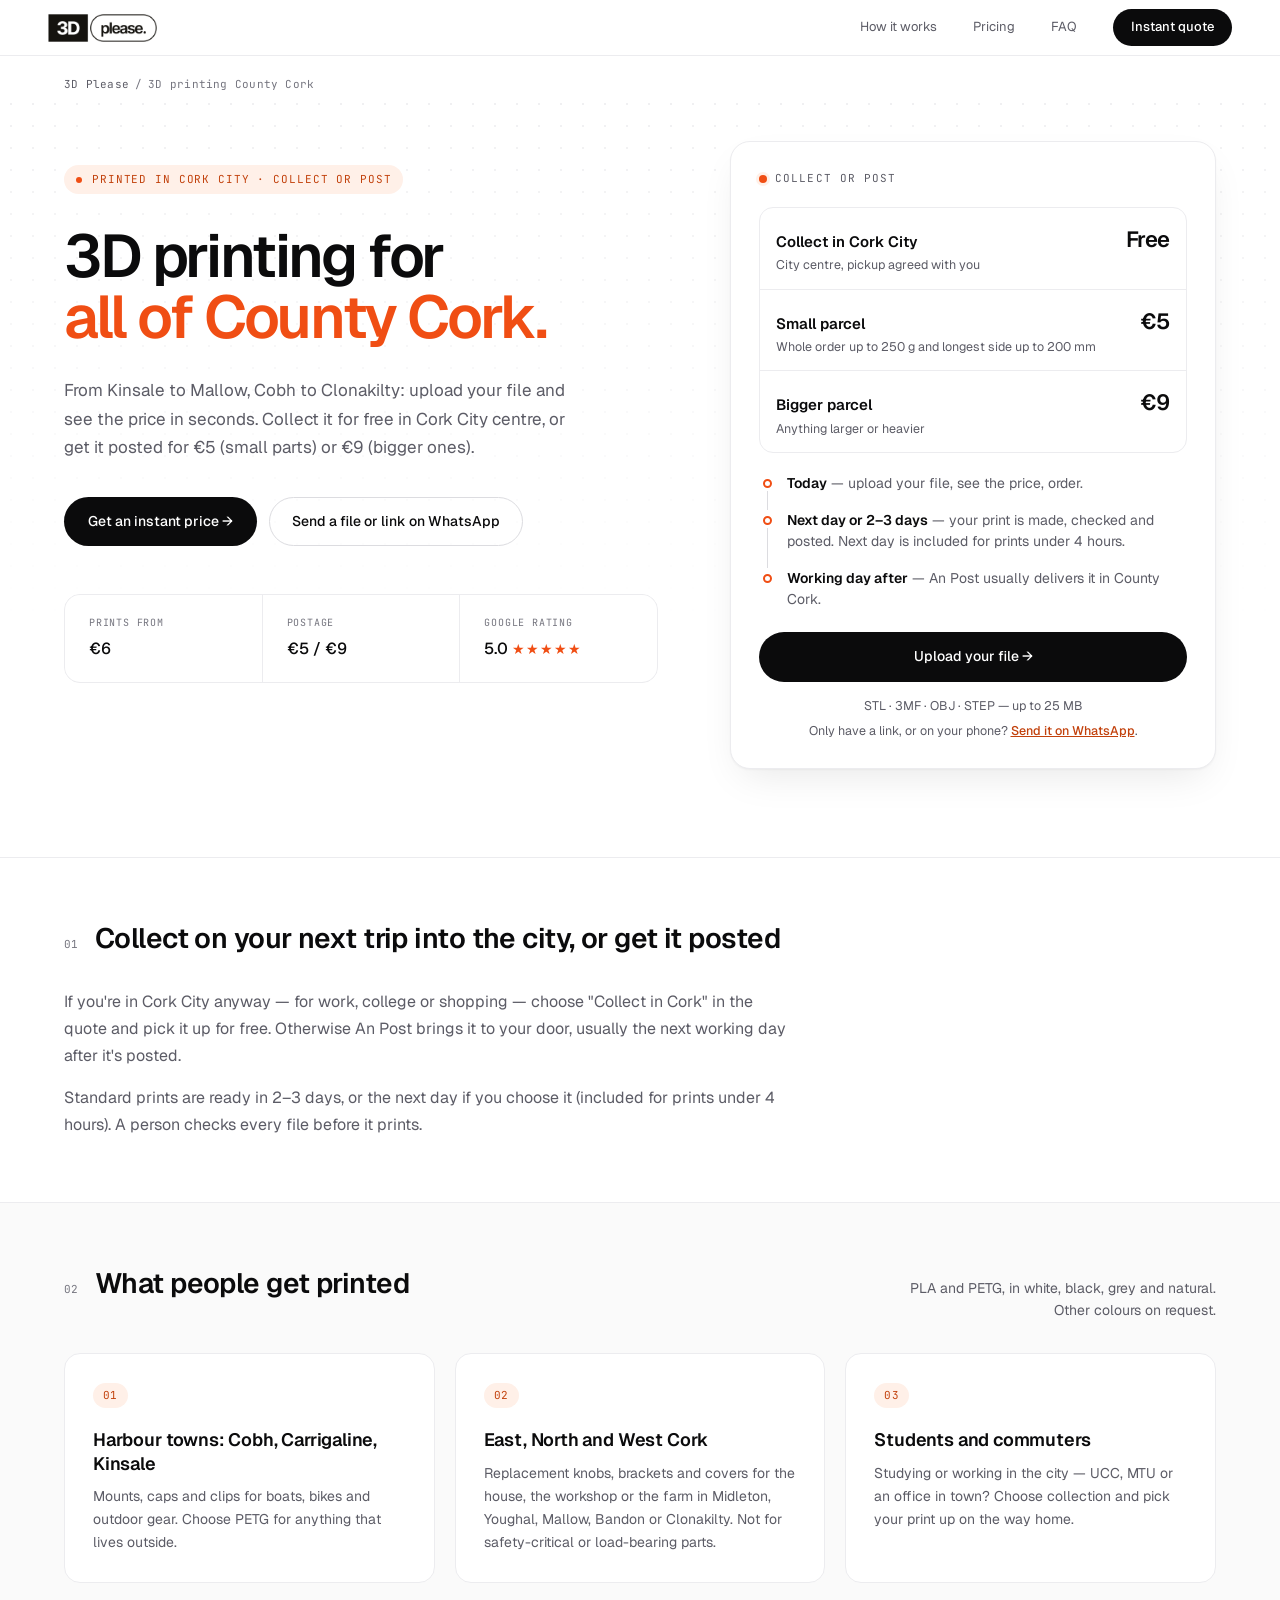
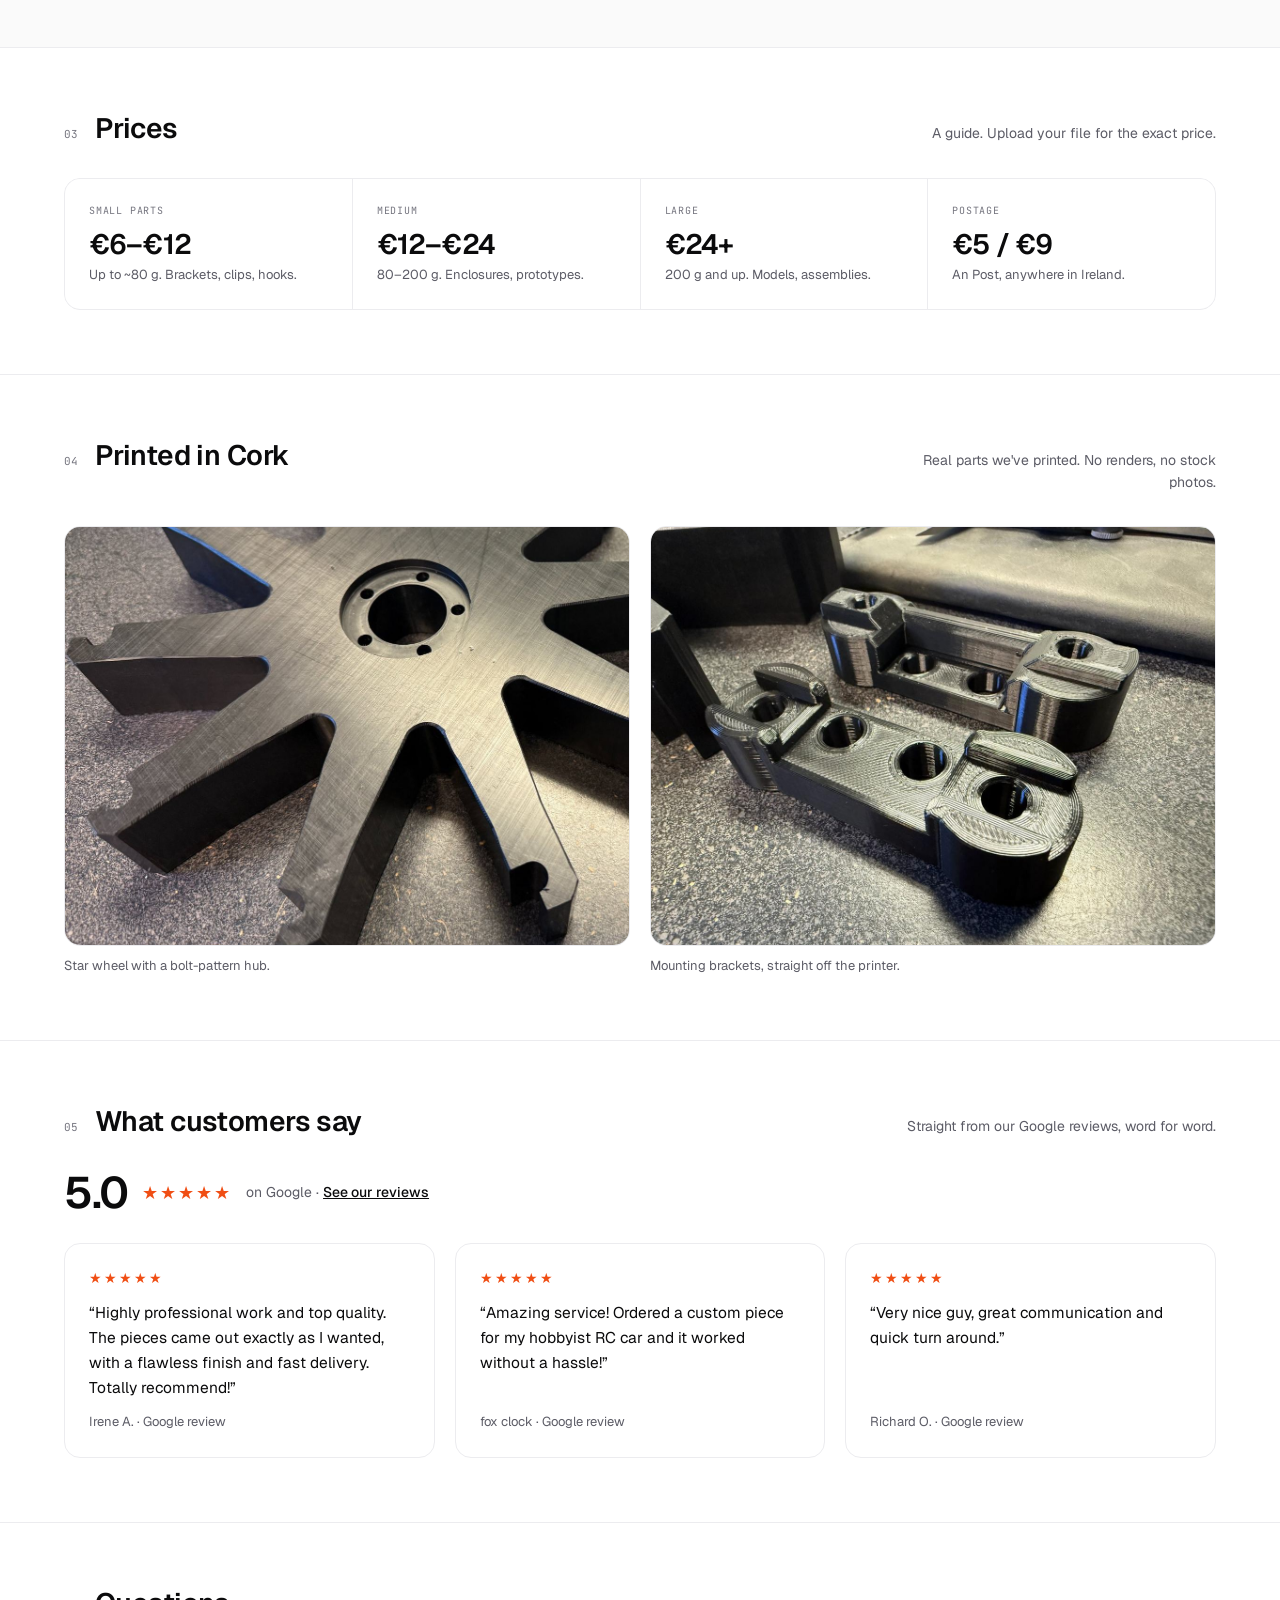
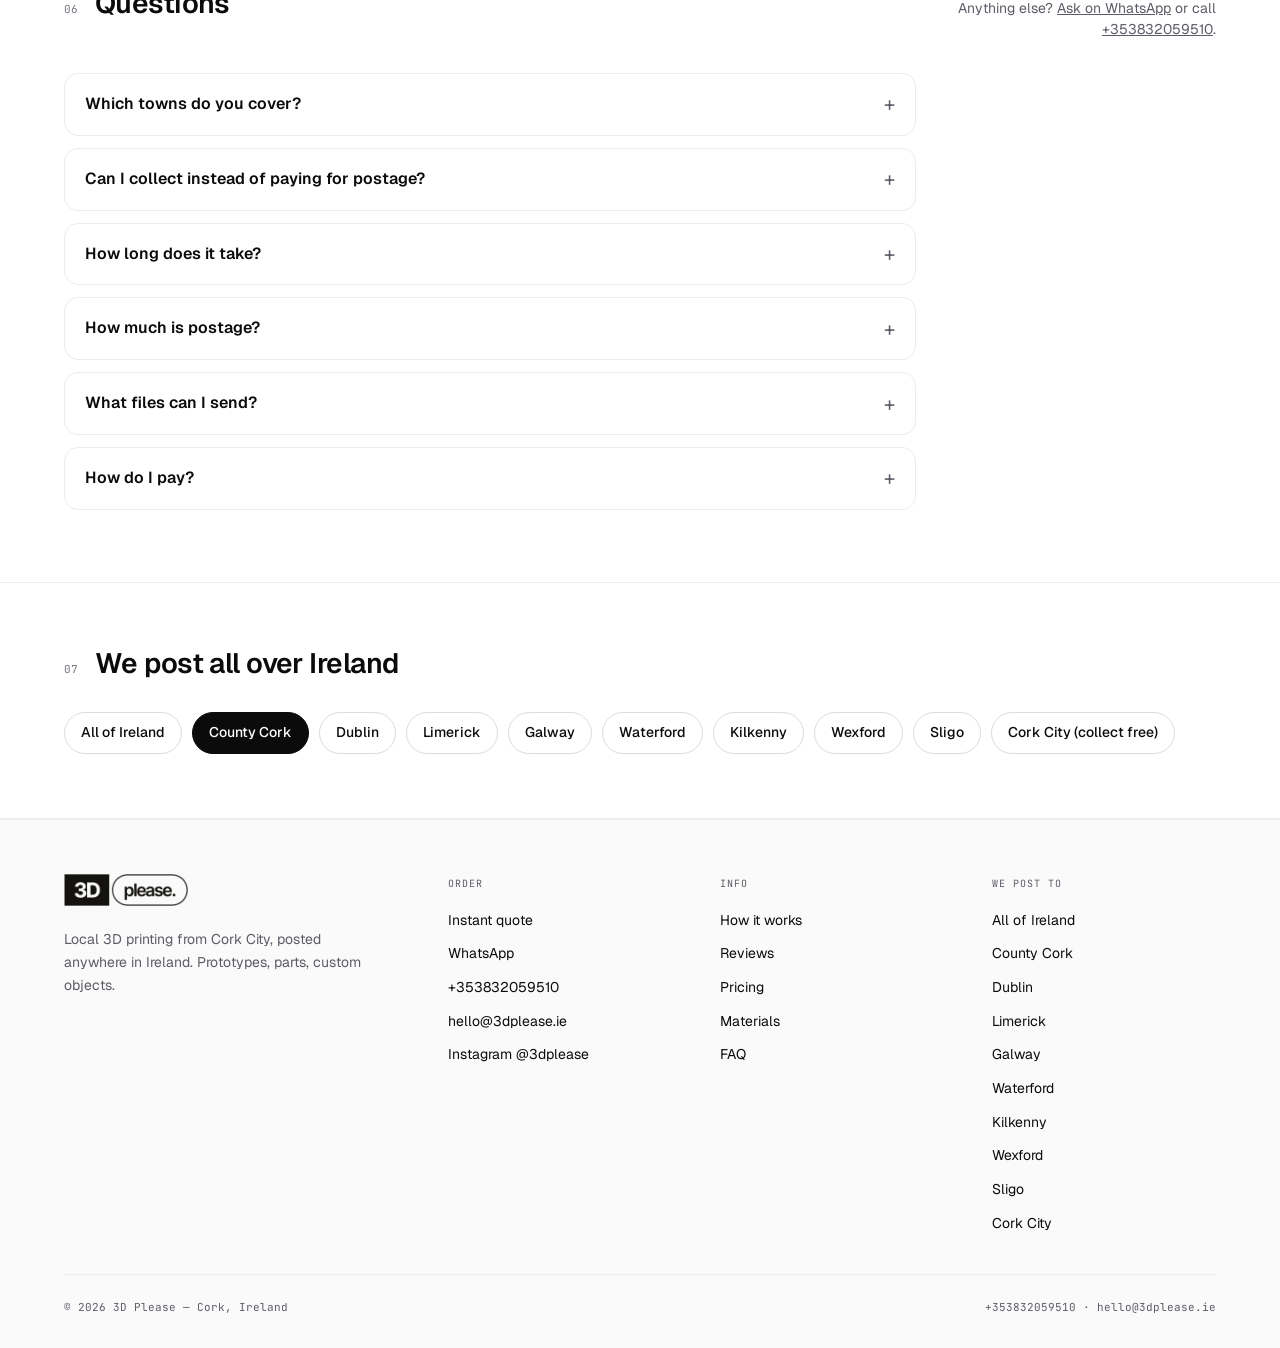
<file: 3d-printing-county-cork.html>
<!DOCTYPE html>
<html lang="en">
<head>
<meta charset="UTF-8">
<meta name="viewport" content="width=device-width, initial-scale=1.0">
<title>3D Printing County Cork — Kinsale, Cobh, Midleton | 3D Please</title>
<meta name="description" content="3D printing for Kinsale, Carrigaline, Cobh, Midleton, Mallow and the rest of County Cork. Instant price, free collection in Cork City or An Post from €5.">
<link rel="canonical" href="https://3dplease.ie/3d-printing-county-cork">
<meta property="og:title" content="3D Printing County Cork — Kinsale, Cobh, Midleton | 3D Please">
<meta property="og:description" content="3D printing for Kinsale, Carrigaline, Cobh, Midleton, Mallow and the rest of County Cork. Instant price, free collection in Cork City or An Post from €5.">
<meta property="og:url" content="https://3dplease.ie/3d-printing-county-cork">
<meta property="og:type" content="website">
<meta property="og:image" content="https://3dplease.ie/og.png">
<meta property="og:image:width" content="1200">
<meta property="og:image:height" content="630">
<meta name="twitter:card" content="summary_large_image">
<script type="application/ld+json">
[
  {
    "@context": "https://schema.org",
    "@type": "Service",
    "name": "3D printing for County Cork",
    "serviceType": "3D printing",
    "url": "https://3dplease.ie/3d-printing-county-cork",
    "areaServed": {
      "@type": "AdministrativeArea",
      "name": "County Cork"
    },
    "provider": {
      "@type": "LocalBusiness",
      "name": "3D Please",
      "url": "https://3dplease.ie",
      "telephone": "+353832059510",
      "email": "hello@3dplease.ie",
      "image": "https://3dplease.ie/og.png",
      "address": {
        "@type": "PostalAddress",
        "addressLocality": "Cork",
        "addressCountry": "IE"
      }
    },
    "offers": {
      "@type": "Offer",
      "priceCurrency": "EUR",
      "price": "6.00",
      "description": "Prints from €6. An Post delivery €5 for small parts, €9 for bigger ones."
    }
  },
  {
    "@context": "https://schema.org",
    "@type": "BreadcrumbList",
    "itemListElement": [
      {
        "@type": "ListItem",
        "position": 1,
        "name": "3D Please",
        "item": "https://3dplease.ie/"
      },
      {
        "@type": "ListItem",
        "position": 2,
        "name": "3D printing County Cork",
        "item": "https://3dplease.ie/3d-printing-county-cork"
      }
    ]
  }
]
</script>
<link rel="icon" type="image/svg+xml" href="data:image/svg+xml,%3Csvg xmlns='http://www.w3.org/2000/svg' viewBox='0 0 32 32'%3E%3Crect width='32' height='32' fill='%2318171a'/%3E%3Ctext x='16' y='22' font-family='-apple-system,BlinkMacSystemFont,system-ui,sans-serif' font-weight='900' font-size='14' fill='%23f6f3ed' text-anchor='middle'%3E3D%3C/text%3E%3C/svg%3E">
<link rel="preconnect" href="https://fonts.googleapis.com">
<link href="https://fonts.googleapis.com/css2?family=Geist:wght@300;400;500;600;700&family=JetBrains+Mono:wght@400;500&display=swap" rel="stylesheet">
<link rel="stylesheet" href="/area.css">

<!-- Google tag (gtag.js) -->
<script async src="https://www.googletagmanager.com/gtag/js?id=G-JWLKQWBCTT"></script>
<script>
  window.dataLayer = window.dataLayer || [];
  function gtag(){dataLayer.push(arguments);}
  gtag('js', new Date());
  gtag('config', 'G-JWLKQWBCTT');
  // Contact clicks: WhatsApp and phone links anywhere on the page
  document.addEventListener('click', function (e) {
    var a = e.target && e.target.closest ? e.target.closest('a[href]') : null;
    if (!a) return;
    var h = a.getAttribute('href') || '';
    if (h.indexOf('wa.me/') !== -1) {
      var designer = h.indexOf('designer') !== -1;
      gtag('event', designer ? 'designer_referral_click' : 'whatsapp_click', { link_place: a.getAttribute('data-place') || 'page' });
    } else if (h.indexOf('tel:') === 0) {
      gtag('event', 'phone_click', { link_place: a.getAttribute('data-place') || 'page' });
    }
  }, true);
</script>
</head>
<body>

<nav>
  <a class="nav-brand" href="/" aria-label="3D Please — home">
    <img src="/logo.png" width="560" height="144" alt="3D Please" class="logo-img">
  </a>
  <a class="nav-link" href="/#how">How it works</a>
  <a class="nav-link" href="/#pricing">Pricing</a>
  <a class="nav-link" href="/#faq">FAQ</a>
  <a class="nav-cta" href="/?loc=ireland#order">Instant quote</a>
</nav>

<div class="crumbs"><a href="/">3D Please</a><span>/</span>3D printing County Cork</div>

<section class="hero">
  <div class="hero-left">
    <div class="hero-tag">Printed in Cork City · Collect or post</div>
    <h1 class="hero-title">3D printing for<br><em>all of County Cork.</em></h1>
    <p class="hero-body">From Kinsale to Mallow, Cobh to Clonakilty: upload your file and see the price in seconds. Collect it for free in Cork City centre, or get it posted for €5 (small parts) or €9 (bigger ones).</p>
    <div class="hero-cta-row">
      <a href="/?loc=ireland#order" class="btn-primary">Get an instant price →</a>
      <a href="https://wa.me/353832059510?text=Hi%2C%20I%27d%20like%20a%20price%20for%20a%203D%20print%20posted%20to%20County%20Cork.%20Here%27s%20my%20file%20or%20link%3A" class="btn-secondary" target="_blank" rel="noopener" data-place="area-county-cork">Send a file or link on WhatsApp</a>
    </div>
    <div class="hero-stats">
      <div class="stat">
        <span class="stat-label">Prints from</span>
        <span class="stat-value">€6</span>
      </div>
      <div class="stat">
        <span class="stat-label">Postage</span>
        <span class="stat-value">€5 / €9</span>
      </div>
      <div class="stat">
        <span class="stat-label">Google rating</span>
        <span class="stat-value">5.0 <span class="stars">★★★★★</span></span>
      </div>
    </div>
  </div>

  <aside class="hero-right">
    <div class="card">
      <div class="card-title"><span class="dot"></span>Collect or post</div>
      <div class="post-rows">
        <div class="post-row"><div><b>Collect in Cork City</b><small>City centre, pickup agreed with you</small></div><span class="amt">Free</span></div>
        <div class="post-row"><div><b>Small parcel</b><small>Whole order up to 250 g and longest side up to 200 mm</small></div><span class="amt">€5</span></div>
        <div class="post-row"><div><b>Bigger parcel</b><small>Anything larger or heavier</small></div><span class="amt">€9</span></div>
      </div>
      <ol class="timeline">
        <li><b>Today</b> — upload your file, see the price, order.</li>
        <li><b>Next day or 2–3 days</b> — your print is made, checked and posted. Next day is included for prints under 4 hours.</li>
        <li><b>Working day after</b> — An Post usually delivers it in County Cork.</li>
      </ol>
      <a href="/?loc=ireland#order" class="btn-primary">Upload your file →</a>
      <p class="card-note">STL · 3MF · OBJ · STEP — up to 25 MB</p>
      <p class="card-note">Only have a link, or on your phone? <a href="https://wa.me/353832059510?text=Hi%2C%20I%27d%20like%20a%20price%20for%20a%203D%20print%20posted%20to%20County%20Cork.%20Here%27s%20my%20file%20or%20link%3A" target="_blank" rel="noopener" data-place="area-county-cork-card">Send it on WhatsApp</a>.</p>
    </div>
  </aside>
</section>

<section class="section">
  <div class="section-head">
    <div class="section-head-left">
      <span class="section-num">01</span>
      <h2 class="section-label">Collect on your next trip into the city, or get it posted</h2>
    </div>
  </div>
  <div class="prose">
    <p>If you&#x27;re in Cork City anyway — for work, college or shopping — choose &quot;Collect in Cork&quot; in the quote and pick it up for free. Otherwise An Post brings it to your door, usually the next working day after it&#x27;s posted.</p>
    <p>Standard prints are ready in 2–3 days, or the next day if you choose it (included for prints under 4 hours). A person checks every file before it prints.</p>
  </div>
</section>

<section class="section tint">
  <div class="section-head">
    <div class="section-head-left">
      <span class="section-num">02</span>
      <h2 class="section-label">What people get printed</h2>
    </div>
    <p class="section-sub">PLA and PETG, in white, black, grey and natural. Other colours on request.</p>
  </div>
  <div class="cards3">
    <div class="tile">
      <span class="tile-num">01</span>
      <h3>Harbour towns: Cobh, Carrigaline, Kinsale</h3>
      <p>Mounts, caps and clips for boats, bikes and outdoor gear. Choose PETG for anything that lives outside.</p>
    </div>
    <div class="tile">
      <span class="tile-num">02</span>
      <h3>East, North and West Cork</h3>
      <p>Replacement knobs, brackets and covers for the house, the workshop or the farm in Midleton, Youghal, Mallow, Bandon or Clonakilty. Not for safety-critical or load-bearing parts.</p>
    </div>
    <div class="tile">
      <span class="tile-num">03</span>
      <h3>Students and commuters</h3>
      <p>Studying or working in the city — UCC, MTU or an office in town? Choose collection and pick your print up on the way home.</p>
    </div>
  </div>
</section>

<section class="section">
  <div class="section-head">
    <div class="section-head-left">
      <span class="section-num">03</span>
      <h2 class="section-label">Prices</h2>
    </div>
    <p class="section-sub">A guide. Upload your file for the exact price.</p>
  </div>
  <div class="price-strip">
    <div class="price-cell"><span class="stat-label">Small parts</span><b>€6–€12</b><small>Up to ~80 g. Brackets, clips, hooks.</small></div>
    <div class="price-cell"><span class="stat-label">Medium</span><b>€12–€24</b><small>80–200 g. Enclosures, prototypes.</small></div>
    <div class="price-cell"><span class="stat-label">Large</span><b>€24+</b><small>200 g and up. Models, assemblies.</small></div>
    <div class="price-cell"><span class="stat-label">Postage</span><b>€5 / €9</b><small>An Post, anywhere in Ireland.</small></div>
  </div>
</section>

<section class="section">
  <div class="section-head">
    <div class="section-head-left">
      <span class="section-num">04</span>
      <h2 class="section-label">Printed in Cork</h2>
    </div>
    <p class="section-sub">Real parts we've printed. No renders, no stock photos.</p>
  </div>
  <div class="gallery">
    <figure>
      <img src="/print-star-wheel.jpg" width="1200" height="1081" loading="lazy" alt="Large black star-shaped wheel with nine arms and a bolted hub">
      <figcaption>Star wheel with a bolt-pattern hub.</figcaption>
    </figure>
    <figure>
      <img src="/print-brackets.jpg" width="1200" height="900" loading="lazy" alt="Two black 3D-printed mounting brackets with bolt holes, showing fine layer lines">
      <figcaption>Mounting brackets, straight off the printer.</figcaption>
    </figure>
  </div>
</section>

<section class="section">
  <div class="section-head">
    <div class="section-head-left">
      <span class="section-num">05</span>
      <h2 class="section-label">What customers say</h2>
    </div>
    <p class="section-sub">Straight from our Google reviews, word for word.</p>
  </div>
  <div class="rating-row">
    <span class="rating-big">5.0</span>
    <span class="stars" aria-label="Rated 5 out of 5">★★★★★</span>
    <span class="rating-meta">on Google · <a href="https://g.page/r/CYiCOIpLPXshEAE" target="_blank" rel="noopener">See our reviews</a></span>
  </div>
  <div class="reviews-grid">
    <figure class="review">
      <span class="stars" aria-label="5 out of 5 stars">★★★★★</span>
      <blockquote>“Highly professional work and top quality. The pieces came out exactly as I wanted, with a flawless finish and fast delivery. Totally recommend!”</blockquote>
      <figcaption>Irene A. · Google review</figcaption>
    </figure>
    <figure class="review">
      <span class="stars" aria-label="5 out of 5 stars">★★★★★</span>
      <blockquote>“Amazing service! Ordered a custom piece for my hobbyist RC car and it worked without a hassle!”</blockquote>
      <figcaption>fox clock · Google review</figcaption>
    </figure>
    <figure class="review">
      <span class="stars" aria-label="5 out of 5 stars">★★★★★</span>
      <blockquote>“Very nice guy, great communication and quick turn around.”</blockquote>
      <figcaption>Richard O. · Google review</figcaption>
    </figure>
  </div>
</section>

<section class="section">
  <div class="section-head">
    <div class="section-head-left">
      <span class="section-num">06</span>
      <h2 class="section-label">Questions</h2>
    </div>
    <p class="section-sub">Anything else? <a href="https://wa.me/353832059510" target="_blank" rel="noopener" data-place="area-county-cork">Ask on WhatsApp</a> or call <a href="tel:+353832059510" style="white-space:nowrap" data-place="area-county-cork">+353832059510</a>.</p>
  </div>
  <div class="faq">
    <details>
      <summary>Which towns do you cover?</summary>
      <p>All of County Cork: Kinsale, Carrigaline, Cobh, Midleton, Ballincollig, Bandon, Mallow, Youghal, Clonakilty, Macroom, Fermoy, Skibbereen and everywhere in between. Any address with an Eircode.</p>
    </details>
    <details>
      <summary>Can I collect instead of paying for postage?</summary>
      <p>Yes. Collection in Cork City centre is free. Choose "Collect in Cork" in the quote and we agree the pickup with you.</p>
    </details>
    <details>
      <summary>How long does it take?</summary>
      <p>Standard prints are ready in 2–3 days. If you choose Next day in the quote, it's included for prints under 4 hours (+€3 for longer ones, when there's capacity). We post it the day it's ready, and An Post usually delivers to your town the next working day.</p>
    </details>
    <details>
      <summary>How much is postage?</summary>
      <p>€5 if the whole order weighs up to 250 g and its longest side is up to 200 mm, €9 for anything bigger. The price box adds the right one, so you see the full total before you order.</p>
    </details>
    <details>
      <summary>What files can I send?</summary>
      <p>STL, 3MF, OBJ and STEP all get an instant price. Files up to 25 MB, and parts up to 256 mm on each side. Bigger parts can be printed in sections for you to put together. If a file can't be read automatically, send it anyway and we'll price it by hand.</p>
    </details>
    <details>
      <summary>How do I pay?</summary>
      <p>By Revolut or bank transfer. A person checks your file first, then we send the payment details with the order confirmation.</p>
    </details>
  </div>
</section>

<section class="section">
  <div class="section-head">
    <div class="section-head-left">
      <span class="section-num">07</span>
      <h2 class="section-label">We post all over Ireland</h2>
    </div>
  </div>
  <div class="area-links">
    <a href="/3d-printing-ireland">All of Ireland</a>
    <a href="/3d-printing-county-cork" aria-current="page">County Cork</a>
    <a href="/3d-printing-dublin">Dublin</a>
    <a href="/3d-printing-limerick">Limerick</a>
    <a href="/3d-printing-galway">Galway</a>
    <a href="/3d-printing-waterford">Waterford</a>
    <a href="/3d-printing-kilkenny">Kilkenny</a>
    <a href="/3d-printing-wexford">Wexford</a>
    <a href="/3d-printing-sligo">Sligo</a>
    <a href="/">Cork City (collect free)</a>
  </div>
</section>

<footer>
  <div class="footer-grid">
    <div>
      <a class="footer-brand-logo" href="/" aria-label="3D Please — home">
        <img src="/logo.png" width="560" height="144" alt="3D Please" class="logo-img logo-img-footer">
      </a>
      <p class="footer-tagline">Local 3D printing from Cork City, posted anywhere in Ireland. Prototypes, parts, custom objects.</p>
    </div>
    <div>
      <span class="footer-col-title">Order</span>
      <ul class="footer-links">
        <li><a href="/?loc=ireland#order">Instant quote</a></li>
        <li><a href="https://wa.me/353832059510" target="_blank" rel="noopener" data-place="area-county-cork">WhatsApp</a></li>
        <li><a href="tel:+353832059510" data-place="area-county-cork">+353832059510</a></li>
        <li><a href="mailto:hello@3dplease.ie">hello@3dplease.ie</a></li>
        <li><a href="https://www.instagram.com/3dplease/" target="_blank" rel="noopener">Instagram @3dplease</a></li>
      </ul>
    </div>
    <div>
      <span class="footer-col-title">Info</span>
      <ul class="footer-links">
        <li><a href="/#how">How it works</a></li>
        <li><a href="/#reviews">Reviews</a></li>
        <li><a href="/#pricing">Pricing</a></li>
        <li><a href="/#materials">Materials</a></li>
        <li><a href="/#faq">FAQ</a></li>
      </ul>
    </div>
    <div>
      <span class="footer-col-title">We post to</span>
      <ul class="footer-links">
        <li><a href="/3d-printing-ireland">All of Ireland</a></li>
        <li><a href="/3d-printing-county-cork">County Cork</a></li>
        <li><a href="/3d-printing-dublin">Dublin</a></li>
        <li><a href="/3d-printing-limerick">Limerick</a></li>
        <li><a href="/3d-printing-galway">Galway</a></li>
        <li><a href="/3d-printing-waterford">Waterford</a></li>
        <li><a href="/3d-printing-kilkenny">Kilkenny</a></li>
        <li><a href="/3d-printing-wexford">Wexford</a></li>
        <li><a href="/3d-printing-sligo">Sligo</a></li>
        <li><a href="/">Cork City</a></li>
      </ul>
    </div>
  </div>
  <div class="footer-bottom">
    <span class="footer-copy">© 2026 3D Please — Cork, Ireland</span>
    <span class="footer-copy">+353832059510 · hello@3dplease.ie</span>
  </div>
</footer>

</body>
</html>
</file>
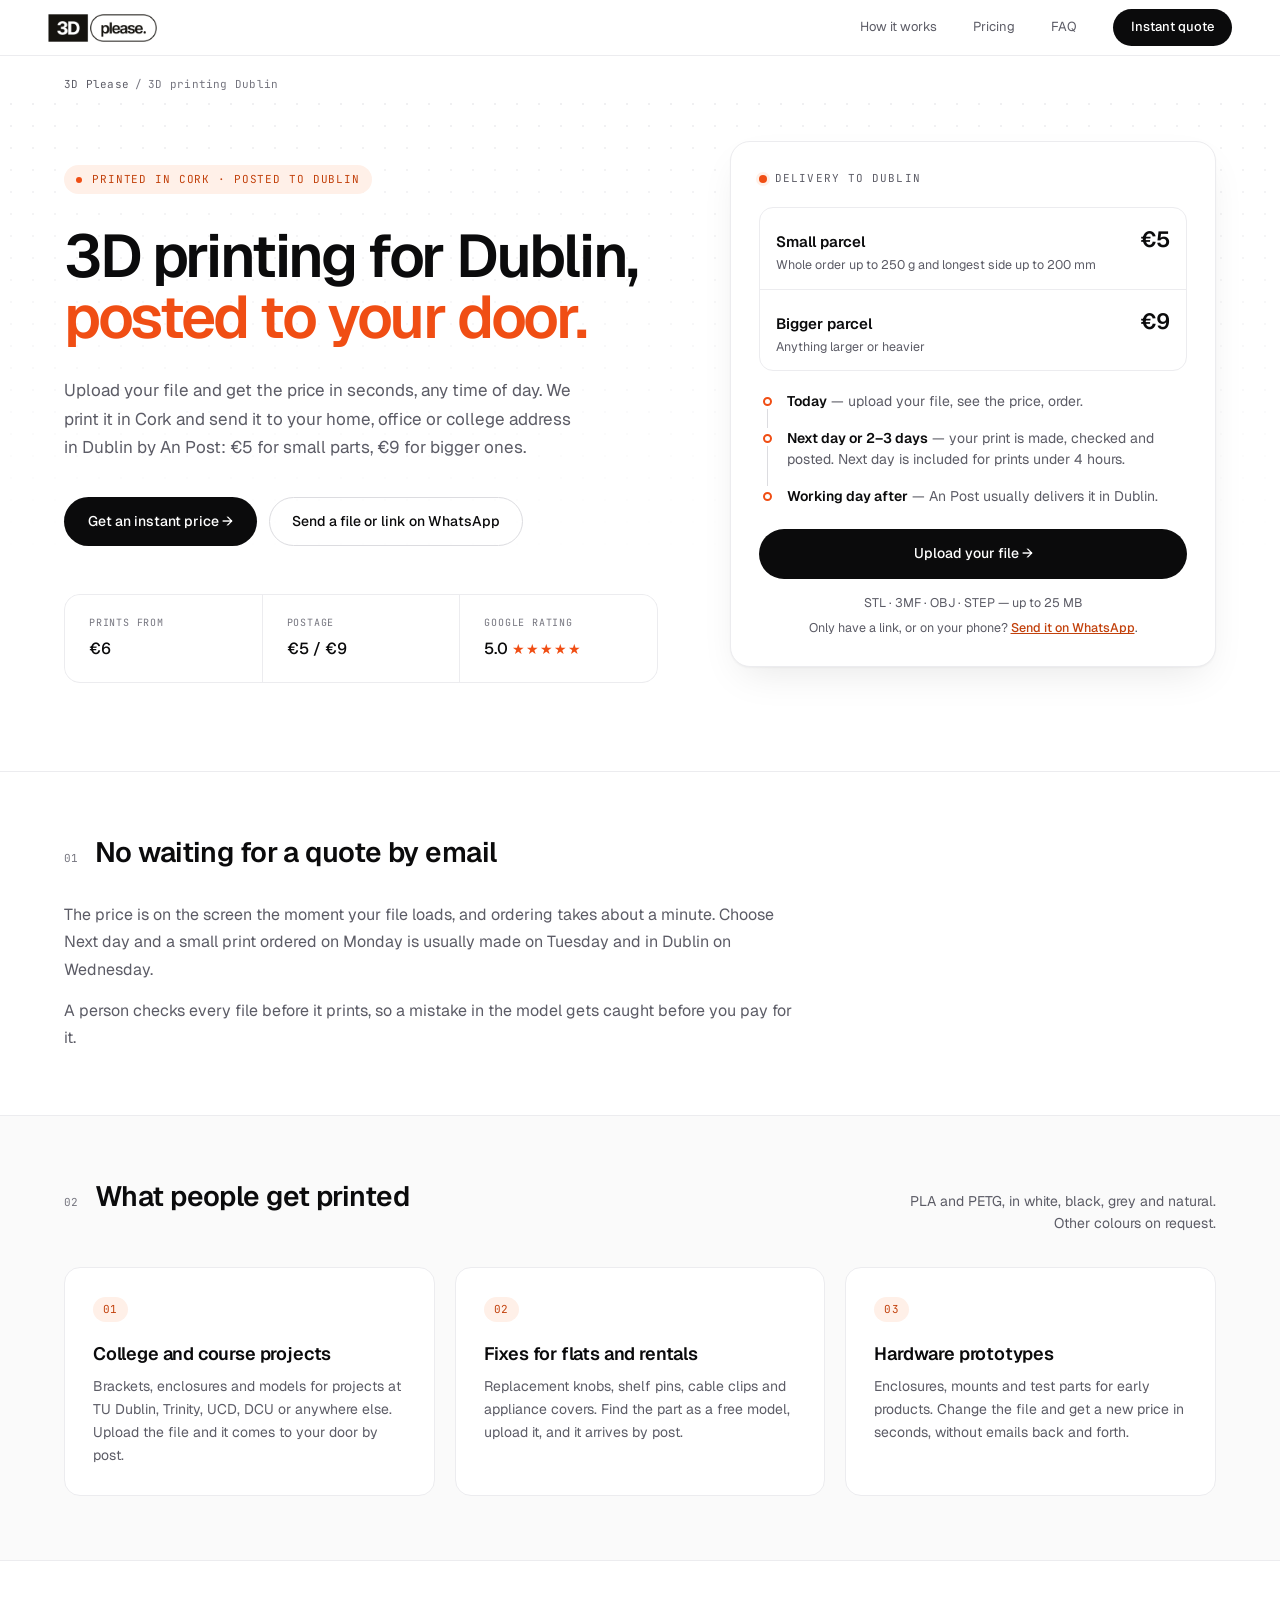
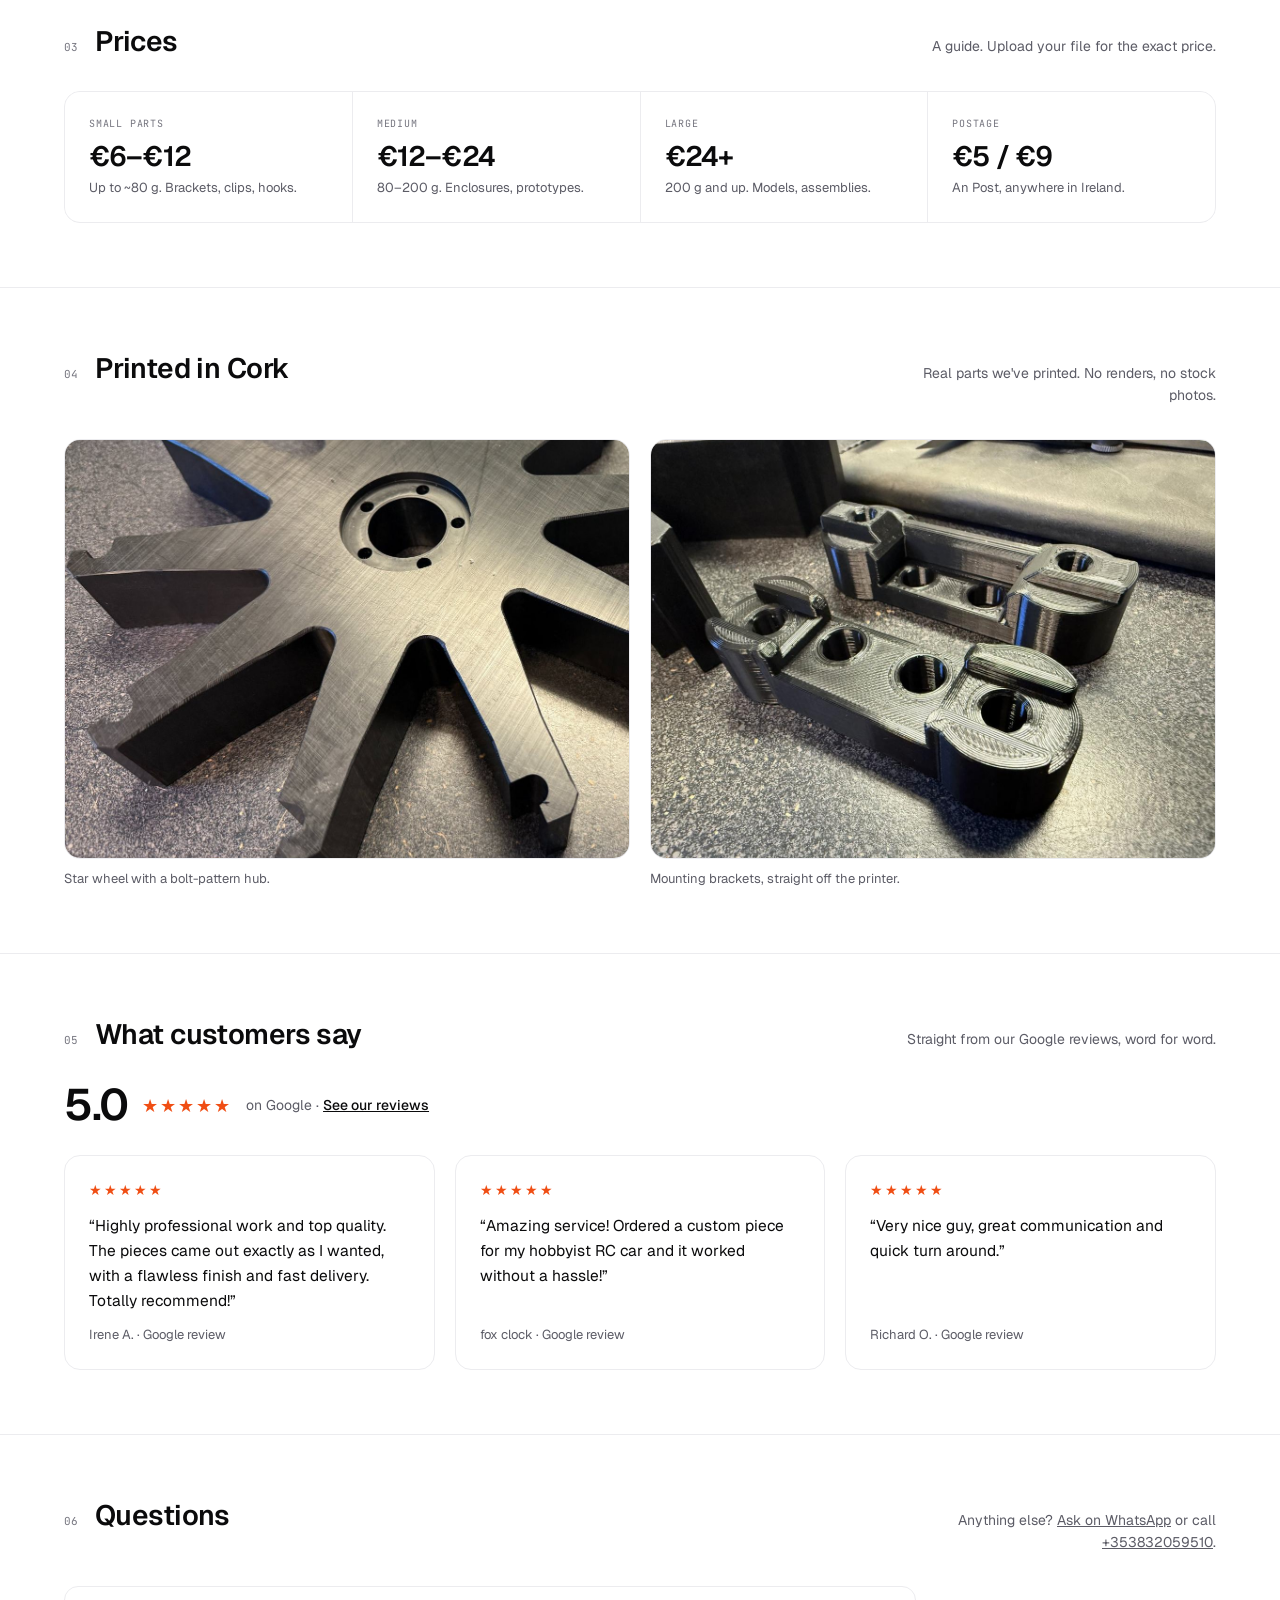
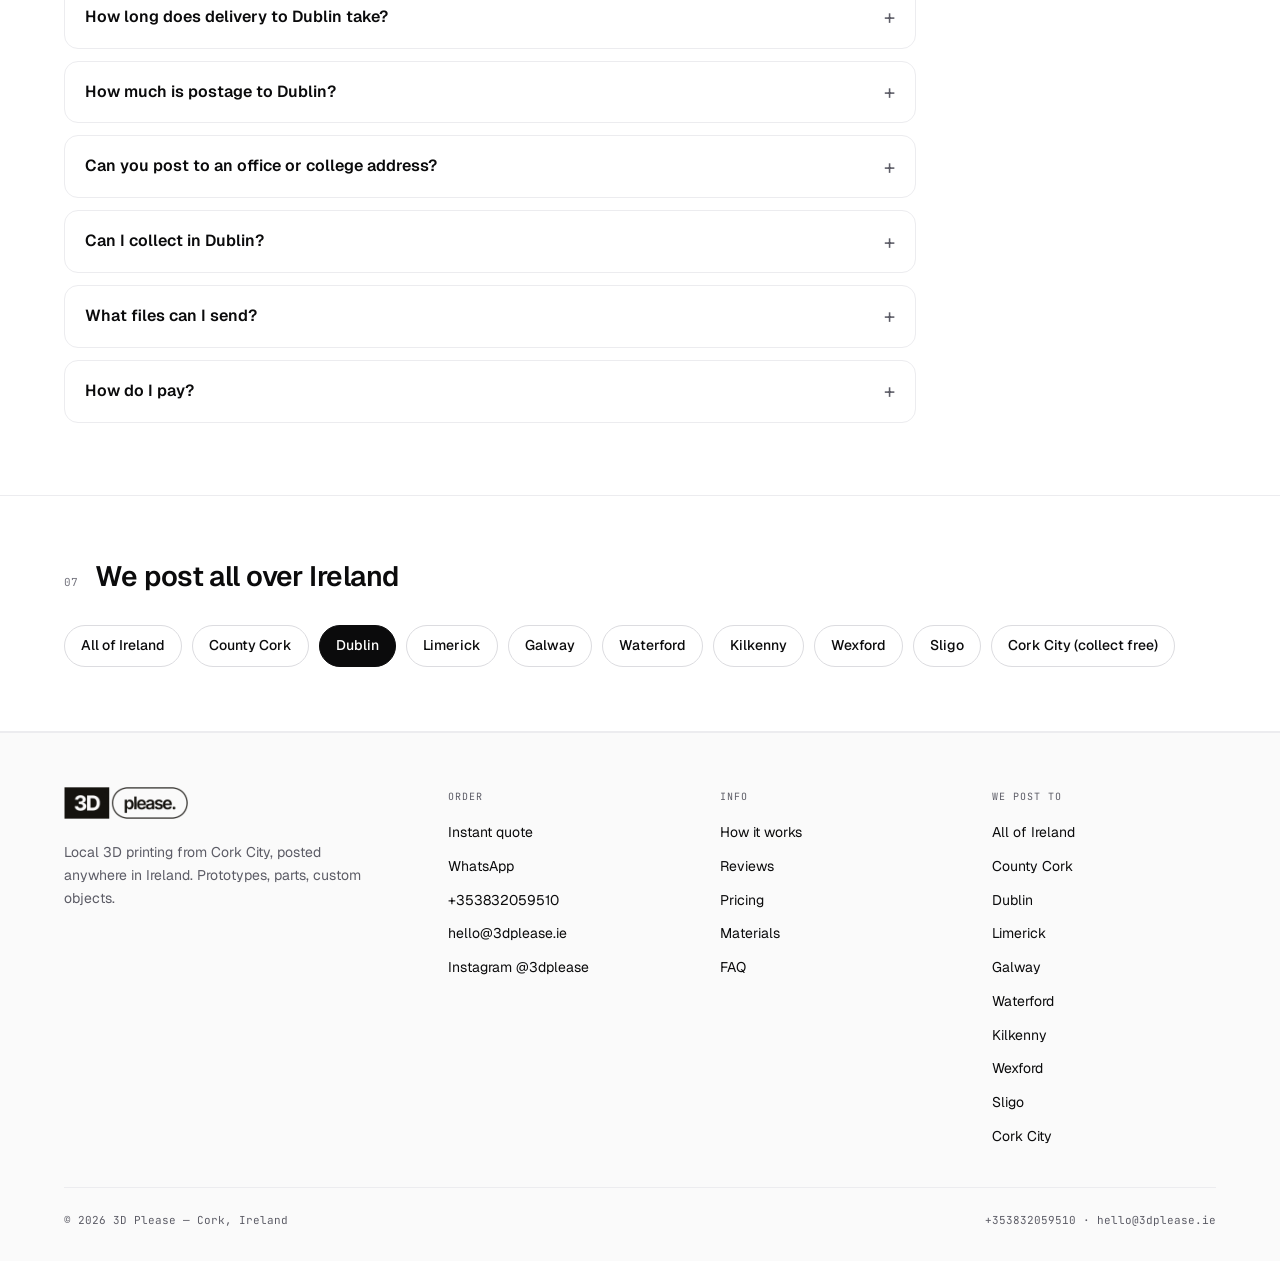
<file: 3d-printing-dublin.html>
<!DOCTYPE html>
<html lang="en">
<head>
<meta charset="UTF-8">
<meta name="viewport" content="width=device-width, initial-scale=1.0">
<title>3D Printing Dublin — Instant Price, Posted | 3D Please</title>
<meta name="description" content="3D printing for Dublin: upload your STL, 3MF, OBJ or STEP and see the price in seconds. Printed in Cork, posted to your Dublin address by An Post from €5.">
<link rel="canonical" href="https://3dplease.ie/3d-printing-dublin">
<meta property="og:title" content="3D Printing Dublin — Instant Price, Posted | 3D Please">
<meta property="og:description" content="3D printing for Dublin: upload your STL, 3MF, OBJ or STEP and see the price in seconds. Printed in Cork, posted to your Dublin address by An Post from €5.">
<meta property="og:url" content="https://3dplease.ie/3d-printing-dublin">
<meta property="og:type" content="website">
<meta property="og:image" content="https://3dplease.ie/og.png">
<meta property="og:image:width" content="1200">
<meta property="og:image:height" content="630">
<meta name="twitter:card" content="summary_large_image">
<script type="application/ld+json">
[
  {
    "@context": "https://schema.org",
    "@type": "Service",
    "name": "3D printing for Dublin",
    "serviceType": "3D printing",
    "url": "https://3dplease.ie/3d-printing-dublin",
    "areaServed": {
      "@type": "City",
      "name": "Dublin"
    },
    "provider": {
      "@type": "LocalBusiness",
      "name": "3D Please",
      "url": "https://3dplease.ie",
      "telephone": "+353832059510",
      "email": "hello@3dplease.ie",
      "image": "https://3dplease.ie/og.png",
      "address": {
        "@type": "PostalAddress",
        "addressLocality": "Cork",
        "addressCountry": "IE"
      }
    },
    "offers": {
      "@type": "Offer",
      "priceCurrency": "EUR",
      "price": "6.00",
      "description": "Prints from €6. An Post delivery €5 for small parts, €9 for bigger ones."
    }
  },
  {
    "@context": "https://schema.org",
    "@type": "BreadcrumbList",
    "itemListElement": [
      {
        "@type": "ListItem",
        "position": 1,
        "name": "3D Please",
        "item": "https://3dplease.ie/"
      },
      {
        "@type": "ListItem",
        "position": 2,
        "name": "3D printing Dublin",
        "item": "https://3dplease.ie/3d-printing-dublin"
      }
    ]
  }
]
</script>
<link rel="icon" type="image/svg+xml" href="data:image/svg+xml,%3Csvg xmlns='http://www.w3.org/2000/svg' viewBox='0 0 32 32'%3E%3Crect width='32' height='32' fill='%2318171a'/%3E%3Ctext x='16' y='22' font-family='-apple-system,BlinkMacSystemFont,system-ui,sans-serif' font-weight='900' font-size='14' fill='%23f6f3ed' text-anchor='middle'%3E3D%3C/text%3E%3C/svg%3E">
<link rel="preconnect" href="https://fonts.googleapis.com">
<link href="https://fonts.googleapis.com/css2?family=Geist:wght@300;400;500;600;700&family=JetBrains+Mono:wght@400;500&display=swap" rel="stylesheet">
<link rel="stylesheet" href="/area.css">

<!-- Google tag (gtag.js) -->
<script async src="https://www.googletagmanager.com/gtag/js?id=G-JWLKQWBCTT"></script>
<script>
  window.dataLayer = window.dataLayer || [];
  function gtag(){dataLayer.push(arguments);}
  gtag('js', new Date());
  gtag('config', 'G-JWLKQWBCTT');
  // Contact clicks: WhatsApp and phone links anywhere on the page
  document.addEventListener('click', function (e) {
    var a = e.target && e.target.closest ? e.target.closest('a[href]') : null;
    if (!a) return;
    var h = a.getAttribute('href') || '';
    if (h.indexOf('wa.me/') !== -1) {
      var designer = h.indexOf('designer') !== -1;
      gtag('event', designer ? 'designer_referral_click' : 'whatsapp_click', { link_place: a.getAttribute('data-place') || 'page' });
    } else if (h.indexOf('tel:') === 0) {
      gtag('event', 'phone_click', { link_place: a.getAttribute('data-place') || 'page' });
    }
  }, true);
</script>
</head>
<body>

<nav>
  <a class="nav-brand" href="/" aria-label="3D Please — home">
    <img src="/logo.png" width="560" height="144" alt="3D Please" class="logo-img">
  </a>
  <a class="nav-link" href="/#how">How it works</a>
  <a class="nav-link" href="/#pricing">Pricing</a>
  <a class="nav-link" href="/#faq">FAQ</a>
  <a class="nav-cta" href="/?loc=ireland#order">Instant quote</a>
</nav>

<div class="crumbs"><a href="/">3D Please</a><span>/</span>3D printing Dublin</div>

<section class="hero">
  <div class="hero-left">
    <div class="hero-tag">Printed in Cork · Posted to Dublin</div>
    <h1 class="hero-title">3D printing for Dublin,<br><em>posted to your door.</em></h1>
    <p class="hero-body">Upload your file and get the price in seconds, any time of day. We print it in Cork and send it to your home, office or college address in Dublin by An Post: €5 for small parts, €9 for bigger ones.</p>
    <div class="hero-cta-row">
      <a href="/?loc=ireland#order" class="btn-primary">Get an instant price →</a>
      <a href="https://wa.me/353832059510?text=Hi%2C%20I%27d%20like%20a%20price%20for%20a%203D%20print%20posted%20to%20Dublin.%20Here%27s%20my%20file%20or%20link%3A" class="btn-secondary" target="_blank" rel="noopener" data-place="area-dublin">Send a file or link on WhatsApp</a>
    </div>
    <div class="hero-stats">
      <div class="stat">
        <span class="stat-label">Prints from</span>
        <span class="stat-value">€6</span>
      </div>
      <div class="stat">
        <span class="stat-label">Postage</span>
        <span class="stat-value">€5 / €9</span>
      </div>
      <div class="stat">
        <span class="stat-label">Google rating</span>
        <span class="stat-value">5.0 <span class="stars">★★★★★</span></span>
      </div>
    </div>
  </div>

  <aside class="hero-right">
    <div class="card">
      <div class="card-title"><span class="dot"></span>Delivery to Dublin</div>
      <div class="post-rows">
        <div class="post-row"><div><b>Small parcel</b><small>Whole order up to 250 g and longest side up to 200 mm</small></div><span class="amt">€5</span></div>
        <div class="post-row"><div><b>Bigger parcel</b><small>Anything larger or heavier</small></div><span class="amt">€9</span></div>
      </div>
      <ol class="timeline">
        <li><b>Today</b> — upload your file, see the price, order.</li>
        <li><b>Next day or 2–3 days</b> — your print is made, checked and posted. Next day is included for prints under 4 hours.</li>
        <li><b>Working day after</b> — An Post usually delivers it in Dublin.</li>
      </ol>
      <a href="/?loc=ireland#order" class="btn-primary">Upload your file →</a>
      <p class="card-note">STL · 3MF · OBJ · STEP — up to 25 MB</p>
      <p class="card-note">Only have a link, or on your phone? <a href="https://wa.me/353832059510?text=Hi%2C%20I%27d%20like%20a%20price%20for%20a%203D%20print%20posted%20to%20Dublin.%20Here%27s%20my%20file%20or%20link%3A" target="_blank" rel="noopener" data-place="area-dublin-card">Send it on WhatsApp</a>.</p>
    </div>
  </aside>
</section>

<section class="section">
  <div class="section-head">
    <div class="section-head-left">
      <span class="section-num">01</span>
      <h2 class="section-label">No waiting for a quote by email</h2>
    </div>
  </div>
  <div class="prose">
    <p>The price is on the screen the moment your file loads, and ordering takes about a minute. Choose Next day and a small print ordered on Monday is usually made on Tuesday and in Dublin on Wednesday.</p>
    <p>A person checks every file before it prints, so a mistake in the model gets caught before you pay for it.</p>
  </div>
</section>

<section class="section tint">
  <div class="section-head">
    <div class="section-head-left">
      <span class="section-num">02</span>
      <h2 class="section-label">What people get printed</h2>
    </div>
    <p class="section-sub">PLA and PETG, in white, black, grey and natural. Other colours on request.</p>
  </div>
  <div class="cards3">
    <div class="tile">
      <span class="tile-num">01</span>
      <h3>College and course projects</h3>
      <p>Brackets, enclosures and models for projects at TU Dublin, Trinity, UCD, DCU or anywhere else. Upload the file and it comes to your door by post.</p>
    </div>
    <div class="tile">
      <span class="tile-num">02</span>
      <h3>Fixes for flats and rentals</h3>
      <p>Replacement knobs, shelf pins, cable clips and appliance covers. Find the part as a free model, upload it, and it arrives by post.</p>
    </div>
    <div class="tile">
      <span class="tile-num">03</span>
      <h3>Hardware prototypes</h3>
      <p>Enclosures, mounts and test parts for early products. Change the file and get a new price in seconds, without emails back and forth.</p>
    </div>
  </div>
</section>

<section class="section">
  <div class="section-head">
    <div class="section-head-left">
      <span class="section-num">03</span>
      <h2 class="section-label">Prices</h2>
    </div>
    <p class="section-sub">A guide. Upload your file for the exact price.</p>
  </div>
  <div class="price-strip">
    <div class="price-cell"><span class="stat-label">Small parts</span><b>€6–€12</b><small>Up to ~80 g. Brackets, clips, hooks.</small></div>
    <div class="price-cell"><span class="stat-label">Medium</span><b>€12–€24</b><small>80–200 g. Enclosures, prototypes.</small></div>
    <div class="price-cell"><span class="stat-label">Large</span><b>€24+</b><small>200 g and up. Models, assemblies.</small></div>
    <div class="price-cell"><span class="stat-label">Postage</span><b>€5 / €9</b><small>An Post, anywhere in Ireland.</small></div>
  </div>
</section>

<section class="section">
  <div class="section-head">
    <div class="section-head-left">
      <span class="section-num">04</span>
      <h2 class="section-label">Printed in Cork</h2>
    </div>
    <p class="section-sub">Real parts we've printed. No renders, no stock photos.</p>
  </div>
  <div class="gallery">
    <figure>
      <img src="/print-star-wheel.jpg" width="1200" height="1081" loading="lazy" alt="Large black star-shaped wheel with nine arms and a bolted hub">
      <figcaption>Star wheel with a bolt-pattern hub.</figcaption>
    </figure>
    <figure>
      <img src="/print-brackets.jpg" width="1200" height="900" loading="lazy" alt="Two black 3D-printed mounting brackets with bolt holes, showing fine layer lines">
      <figcaption>Mounting brackets, straight off the printer.</figcaption>
    </figure>
  </div>
</section>

<section class="section">
  <div class="section-head">
    <div class="section-head-left">
      <span class="section-num">05</span>
      <h2 class="section-label">What customers say</h2>
    </div>
    <p class="section-sub">Straight from our Google reviews, word for word.</p>
  </div>
  <div class="rating-row">
    <span class="rating-big">5.0</span>
    <span class="stars" aria-label="Rated 5 out of 5">★★★★★</span>
    <span class="rating-meta">on Google · <a href="https://g.page/r/CYiCOIpLPXshEAE" target="_blank" rel="noopener">See our reviews</a></span>
  </div>
  <div class="reviews-grid">
    <figure class="review">
      <span class="stars" aria-label="5 out of 5 stars">★★★★★</span>
      <blockquote>“Highly professional work and top quality. The pieces came out exactly as I wanted, with a flawless finish and fast delivery. Totally recommend!”</blockquote>
      <figcaption>Irene A. · Google review</figcaption>
    </figure>
    <figure class="review">
      <span class="stars" aria-label="5 out of 5 stars">★★★★★</span>
      <blockquote>“Amazing service! Ordered a custom piece for my hobbyist RC car and it worked without a hassle!”</blockquote>
      <figcaption>fox clock · Google review</figcaption>
    </figure>
    <figure class="review">
      <span class="stars" aria-label="5 out of 5 stars">★★★★★</span>
      <blockquote>“Very nice guy, great communication and quick turn around.”</blockquote>
      <figcaption>Richard O. · Google review</figcaption>
    </figure>
  </div>
</section>

<section class="section">
  <div class="section-head">
    <div class="section-head-left">
      <span class="section-num">06</span>
      <h2 class="section-label">Questions</h2>
    </div>
    <p class="section-sub">Anything else? <a href="https://wa.me/353832059510" target="_blank" rel="noopener" data-place="area-dublin">Ask on WhatsApp</a> or call <a href="tel:+353832059510" style="white-space:nowrap" data-place="area-dublin">+353832059510</a>.</p>
  </div>
  <div class="faq">
    <details>
      <summary>How long does delivery to Dublin take?</summary>
      <p>Standard prints are ready in 2–3 days. If you choose Next day in the quote, it's included for prints under 4 hours (+€3 for longer ones, when there's capacity). We post it the day it's ready, and An Post usually delivers to Dublin the next working day.</p>
    </details>
    <details>
      <summary>How much is postage to Dublin?</summary>
      <p>€5 if the whole order weighs up to 250 g and its longest side is up to 200 mm, €9 for anything bigger. The price box adds the right one, so you see the full total before you order.</p>
    </details>
    <details>
      <summary>Can you post to an office or college address?</summary>
      <p>Yes, any Dublin address with an Eircode. Put a name and a note on the order so it reaches the right desk or room.</p>
    </details>
    <details>
      <summary>Can I collect in Dublin?</summary>
      <p>No, we don't have a pickup point in Dublin. Everything is printed in Cork and sent by An Post. If you're ever in Cork, collection in the city centre is free — choose "Collect in Cork" in the quote.</p>
    </details>
    <details>
      <summary>What files can I send?</summary>
      <p>STL, 3MF, OBJ and STEP all get an instant price. Files up to 25 MB, and parts up to 256 mm on each side. Bigger parts can be printed in sections for you to put together. If a file can't be read automatically, send it anyway and we'll price it by hand.</p>
    </details>
    <details>
      <summary>How do I pay?</summary>
      <p>By Revolut or bank transfer. A person checks your file first, then we send the payment details with the order confirmation.</p>
    </details>
  </div>
</section>

<section class="section">
  <div class="section-head">
    <div class="section-head-left">
      <span class="section-num">07</span>
      <h2 class="section-label">We post all over Ireland</h2>
    </div>
  </div>
  <div class="area-links">
    <a href="/3d-printing-ireland">All of Ireland</a>
    <a href="/3d-printing-county-cork">County Cork</a>
    <a href="/3d-printing-dublin" aria-current="page">Dublin</a>
    <a href="/3d-printing-limerick">Limerick</a>
    <a href="/3d-printing-galway">Galway</a>
    <a href="/3d-printing-waterford">Waterford</a>
    <a href="/3d-printing-kilkenny">Kilkenny</a>
    <a href="/3d-printing-wexford">Wexford</a>
    <a href="/3d-printing-sligo">Sligo</a>
    <a href="/">Cork City (collect free)</a>
  </div>
</section>

<footer>
  <div class="footer-grid">
    <div>
      <a class="footer-brand-logo" href="/" aria-label="3D Please — home">
        <img src="/logo.png" width="560" height="144" alt="3D Please" class="logo-img logo-img-footer">
      </a>
      <p class="footer-tagline">Local 3D printing from Cork City, posted anywhere in Ireland. Prototypes, parts, custom objects.</p>
    </div>
    <div>
      <span class="footer-col-title">Order</span>
      <ul class="footer-links">
        <li><a href="/?loc=ireland#order">Instant quote</a></li>
        <li><a href="https://wa.me/353832059510" target="_blank" rel="noopener" data-place="area-dublin">WhatsApp</a></li>
        <li><a href="tel:+353832059510" data-place="area-dublin">+353832059510</a></li>
        <li><a href="mailto:hello@3dplease.ie">hello@3dplease.ie</a></li>
        <li><a href="https://www.instagram.com/3dplease/" target="_blank" rel="noopener">Instagram @3dplease</a></li>
      </ul>
    </div>
    <div>
      <span class="footer-col-title">Info</span>
      <ul class="footer-links">
        <li><a href="/#how">How it works</a></li>
        <li><a href="/#reviews">Reviews</a></li>
        <li><a href="/#pricing">Pricing</a></li>
        <li><a href="/#materials">Materials</a></li>
        <li><a href="/#faq">FAQ</a></li>
      </ul>
    </div>
    <div>
      <span class="footer-col-title">We post to</span>
      <ul class="footer-links">
        <li><a href="/3d-printing-ireland">All of Ireland</a></li>
        <li><a href="/3d-printing-county-cork">County Cork</a></li>
        <li><a href="/3d-printing-dublin">Dublin</a></li>
        <li><a href="/3d-printing-limerick">Limerick</a></li>
        <li><a href="/3d-printing-galway">Galway</a></li>
        <li><a href="/3d-printing-waterford">Waterford</a></li>
        <li><a href="/3d-printing-kilkenny">Kilkenny</a></li>
        <li><a href="/3d-printing-wexford">Wexford</a></li>
        <li><a href="/3d-printing-sligo">Sligo</a></li>
        <li><a href="/">Cork City</a></li>
      </ul>
    </div>
  </div>
  <div class="footer-bottom">
    <span class="footer-copy">© 2026 3D Please — Cork, Ireland</span>
    <span class="footer-copy">+353832059510 · hello@3dplease.ie</span>
  </div>
</footer>

</body>
</html>
</file>
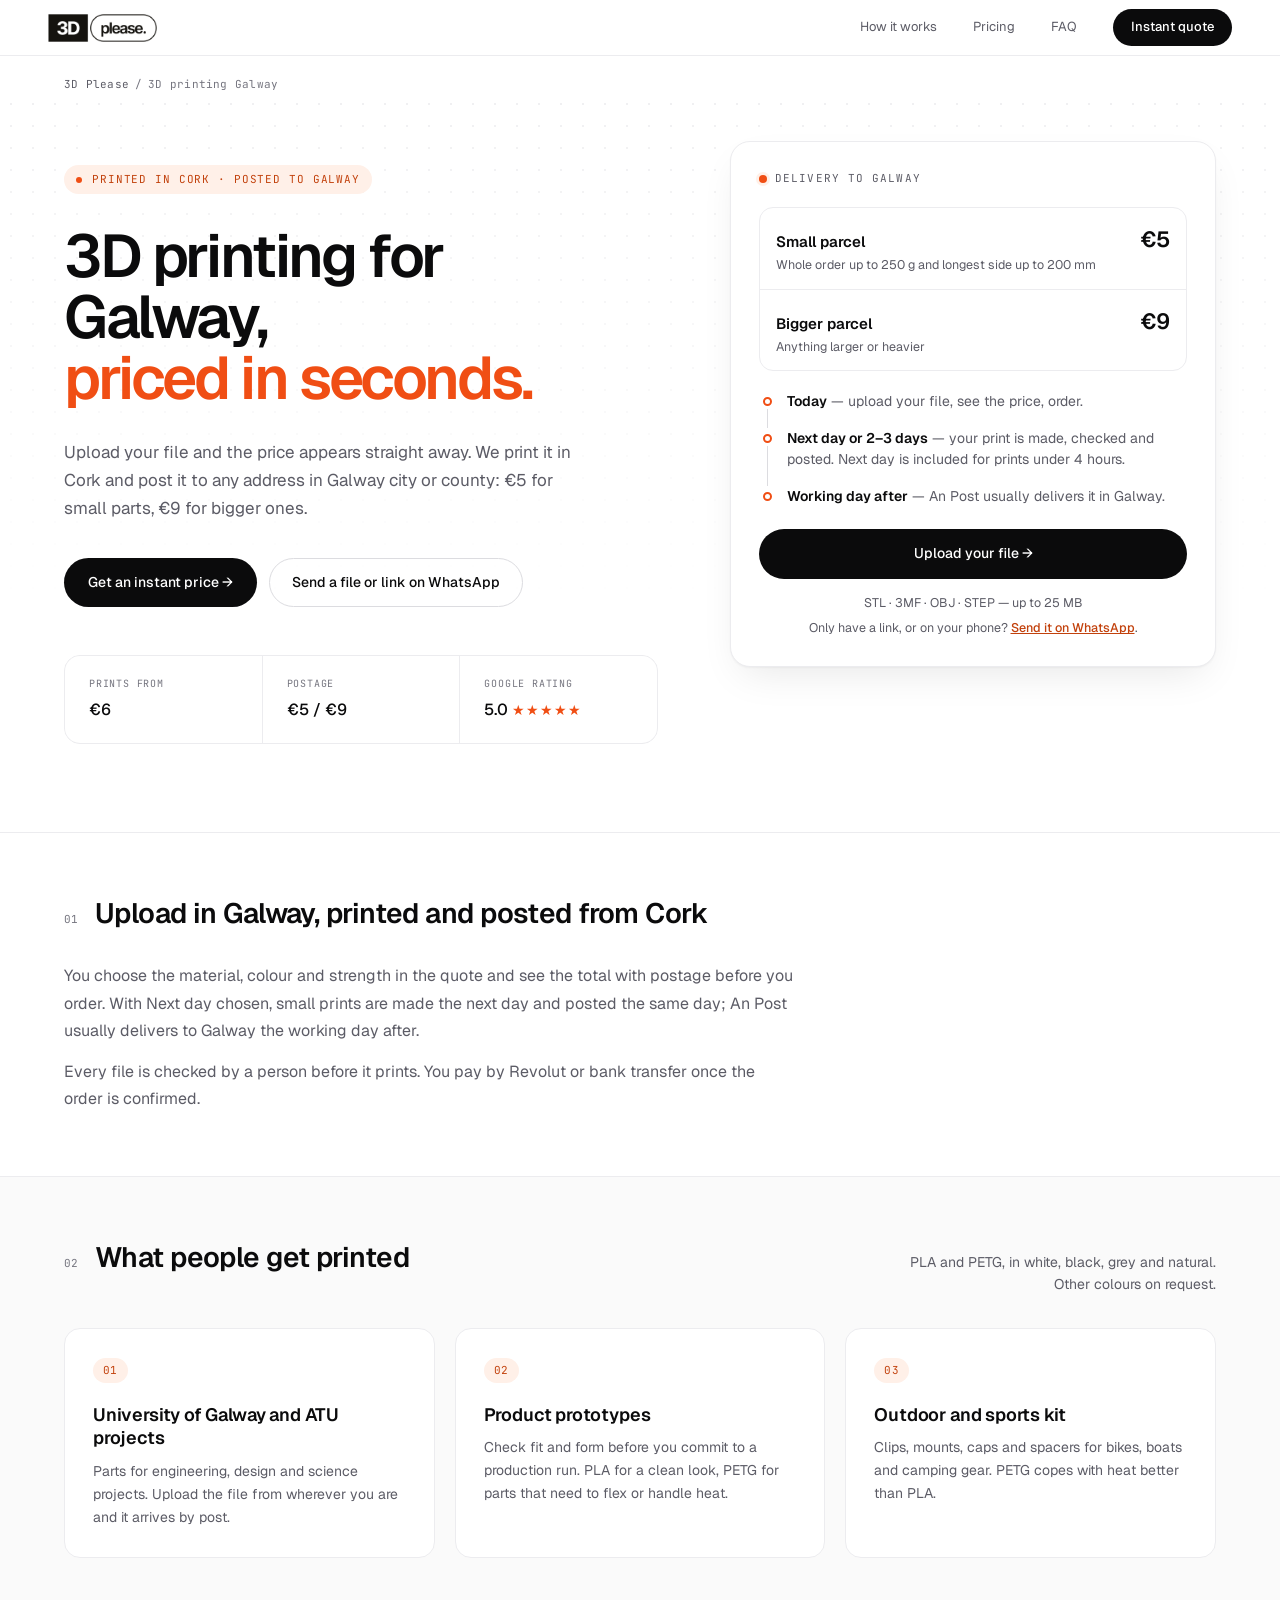
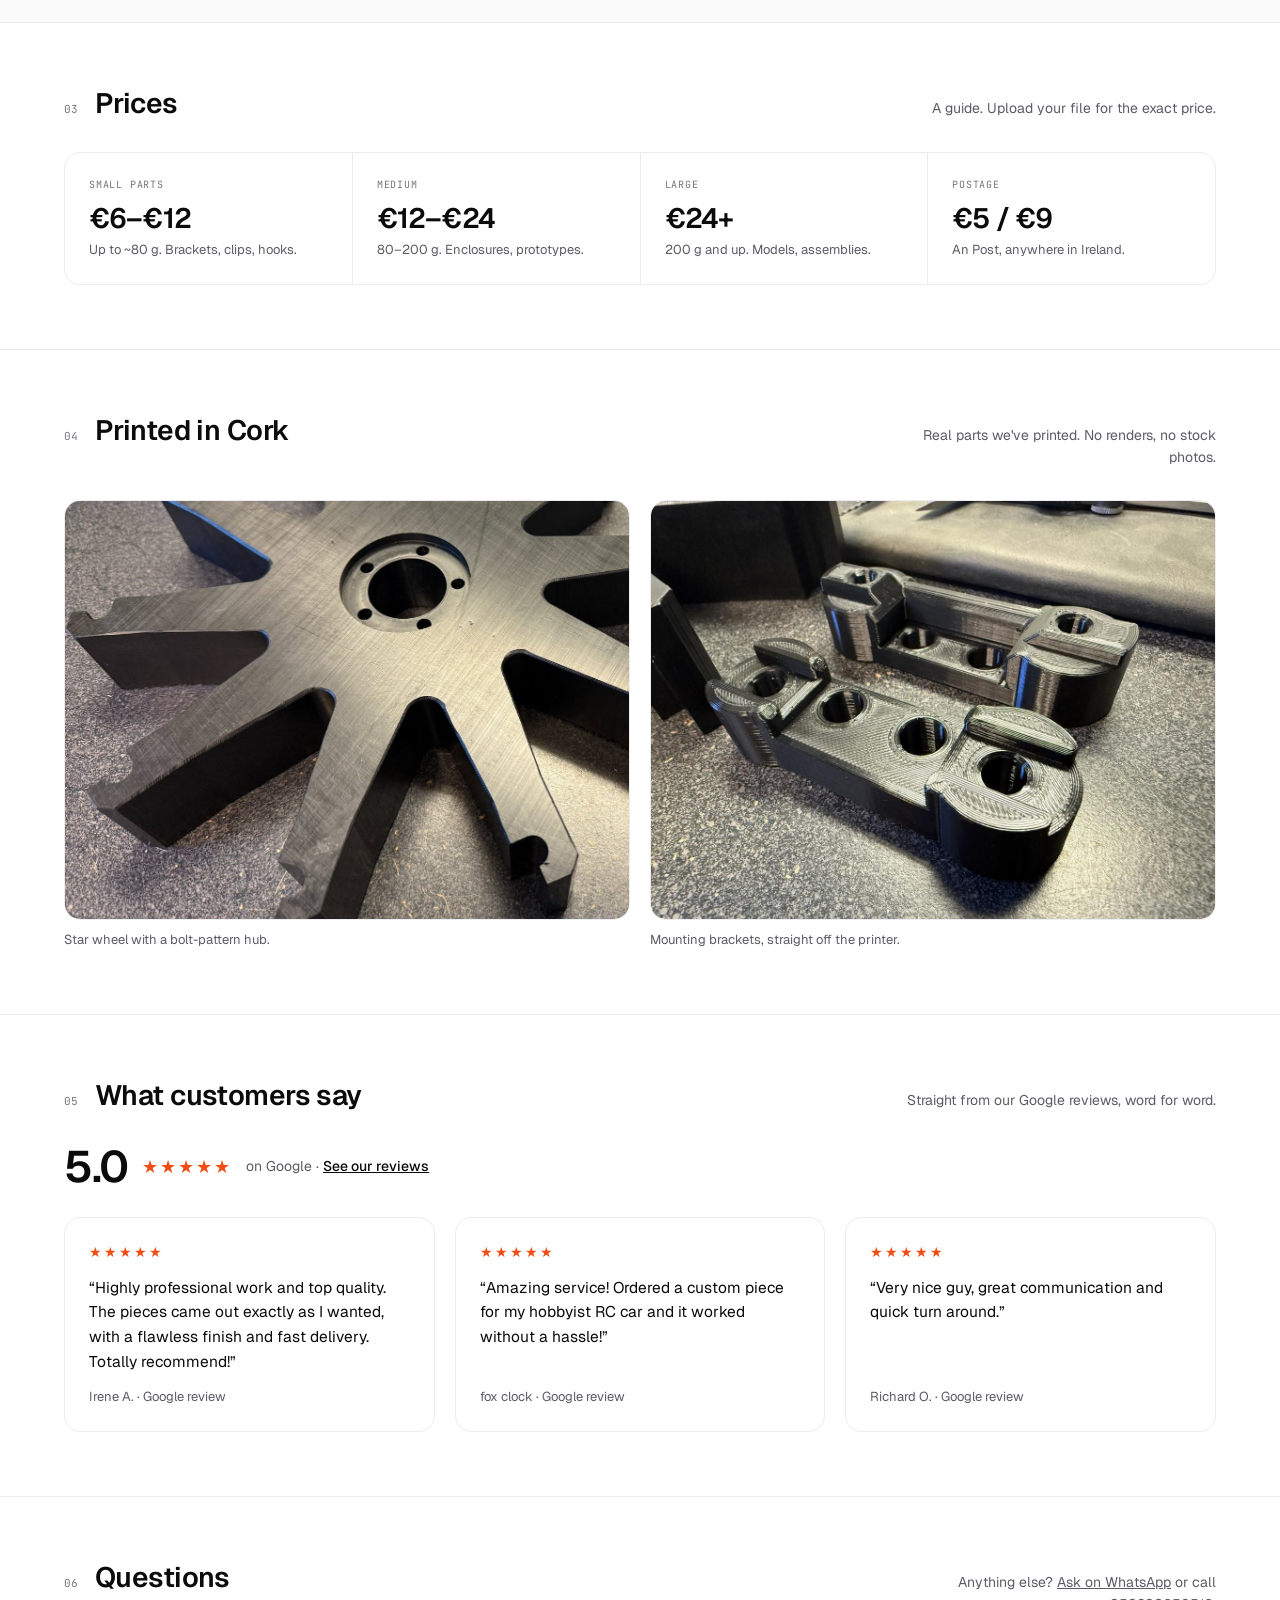
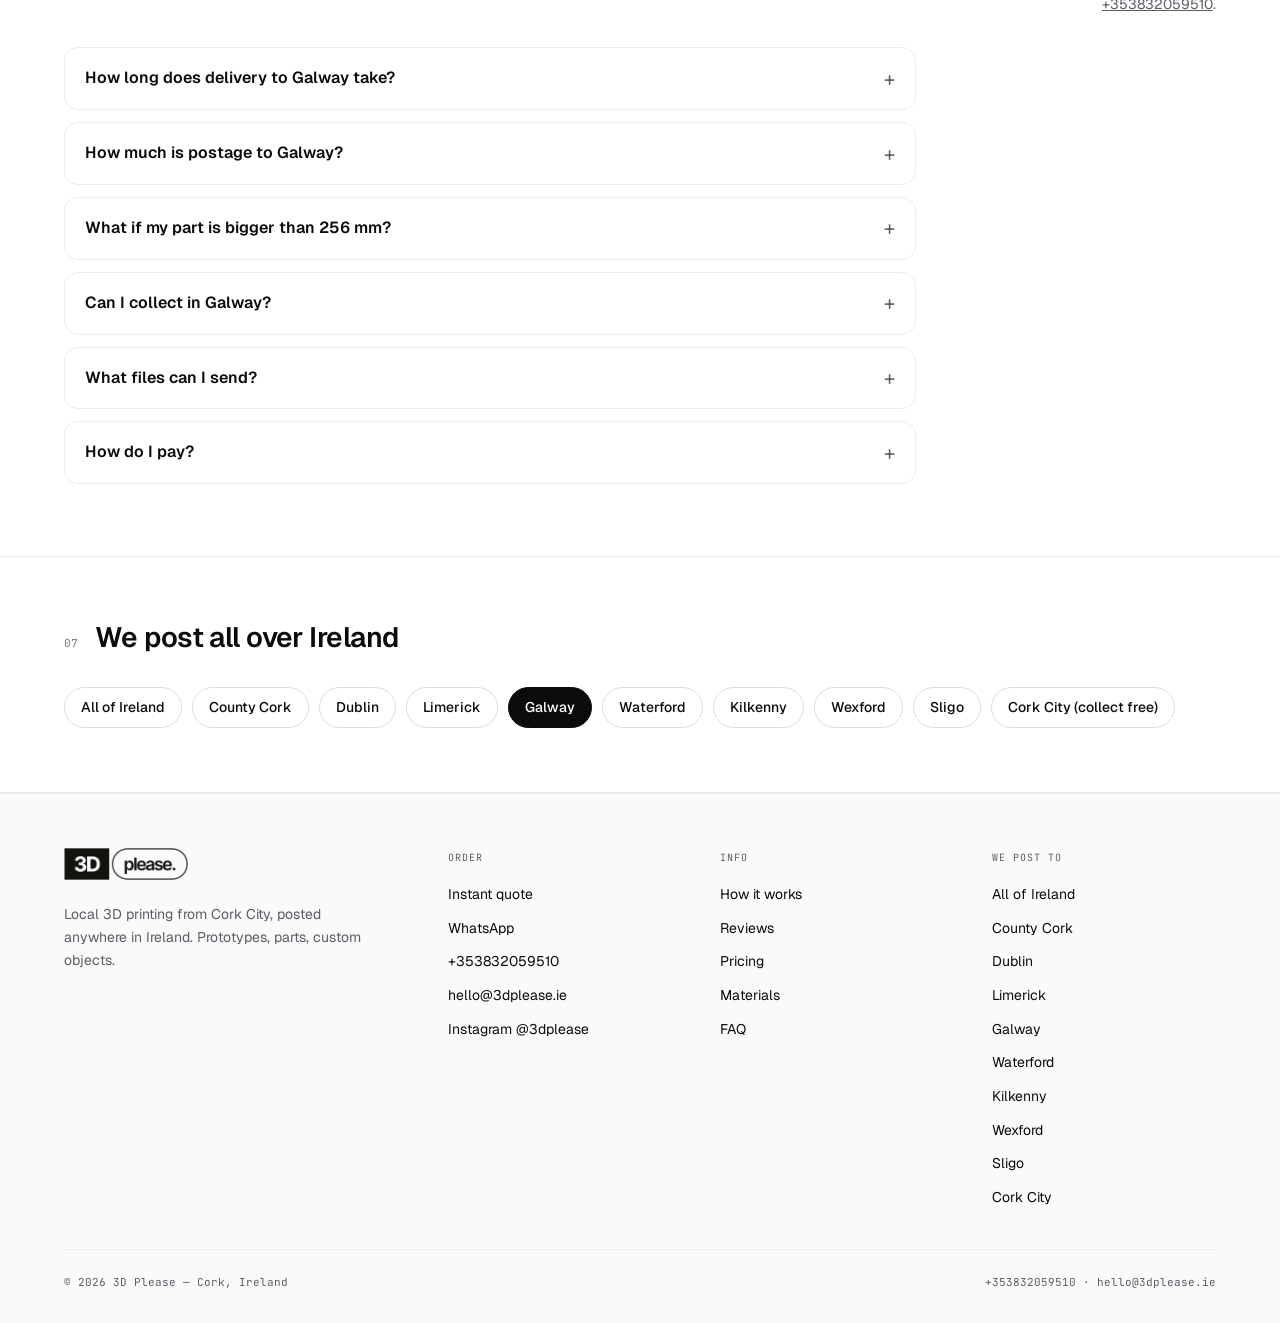
<file: 3d-printing-galway.html>
<!DOCTYPE html>
<html lang="en">
<head>
<meta charset="UTF-8">
<meta name="viewport" content="width=device-width, initial-scale=1.0">
<title>3D Printing Galway — Instant Price, Posted | 3D Please</title>
<meta name="description" content="3D printing for Galway: upload your STL, 3MF, OBJ or STEP and see the price in seconds. Printed in Cork, posted to Galway by An Post from €5.">
<link rel="canonical" href="https://3dplease.ie/3d-printing-galway">
<meta property="og:title" content="3D Printing Galway — Instant Price, Posted | 3D Please">
<meta property="og:description" content="3D printing for Galway: upload your STL, 3MF, OBJ or STEP and see the price in seconds. Printed in Cork, posted to Galway by An Post from €5.">
<meta property="og:url" content="https://3dplease.ie/3d-printing-galway">
<meta property="og:type" content="website">
<meta property="og:image" content="https://3dplease.ie/og.png">
<meta property="og:image:width" content="1200">
<meta property="og:image:height" content="630">
<meta name="twitter:card" content="summary_large_image">
<script type="application/ld+json">
[
  {
    "@context": "https://schema.org",
    "@type": "Service",
    "name": "3D printing for Galway",
    "serviceType": "3D printing",
    "url": "https://3dplease.ie/3d-printing-galway",
    "areaServed": {
      "@type": "City",
      "name": "Galway"
    },
    "provider": {
      "@type": "LocalBusiness",
      "name": "3D Please",
      "url": "https://3dplease.ie",
      "telephone": "+353832059510",
      "email": "hello@3dplease.ie",
      "image": "https://3dplease.ie/og.png",
      "address": {
        "@type": "PostalAddress",
        "addressLocality": "Cork",
        "addressCountry": "IE"
      }
    },
    "offers": {
      "@type": "Offer",
      "priceCurrency": "EUR",
      "price": "6.00",
      "description": "Prints from €6. An Post delivery €5 for small parts, €9 for bigger ones."
    }
  },
  {
    "@context": "https://schema.org",
    "@type": "BreadcrumbList",
    "itemListElement": [
      {
        "@type": "ListItem",
        "position": 1,
        "name": "3D Please",
        "item": "https://3dplease.ie/"
      },
      {
        "@type": "ListItem",
        "position": 2,
        "name": "3D printing Galway",
        "item": "https://3dplease.ie/3d-printing-galway"
      }
    ]
  }
]
</script>
<link rel="icon" type="image/svg+xml" href="data:image/svg+xml,%3Csvg xmlns='http://www.w3.org/2000/svg' viewBox='0 0 32 32'%3E%3Crect width='32' height='32' fill='%2318171a'/%3E%3Ctext x='16' y='22' font-family='-apple-system,BlinkMacSystemFont,system-ui,sans-serif' font-weight='900' font-size='14' fill='%23f6f3ed' text-anchor='middle'%3E3D%3C/text%3E%3C/svg%3E">
<link rel="preconnect" href="https://fonts.googleapis.com">
<link href="https://fonts.googleapis.com/css2?family=Geist:wght@300;400;500;600;700&family=JetBrains+Mono:wght@400;500&display=swap" rel="stylesheet">
<link rel="stylesheet" href="/area.css">

<!-- Google tag (gtag.js) -->
<script async src="https://www.googletagmanager.com/gtag/js?id=G-JWLKQWBCTT"></script>
<script>
  window.dataLayer = window.dataLayer || [];
  function gtag(){dataLayer.push(arguments);}
  gtag('js', new Date());
  gtag('config', 'G-JWLKQWBCTT');
  // Contact clicks: WhatsApp and phone links anywhere on the page
  document.addEventListener('click', function (e) {
    var a = e.target && e.target.closest ? e.target.closest('a[href]') : null;
    if (!a) return;
    var h = a.getAttribute('href') || '';
    if (h.indexOf('wa.me/') !== -1) {
      var designer = h.indexOf('designer') !== -1;
      gtag('event', designer ? 'designer_referral_click' : 'whatsapp_click', { link_place: a.getAttribute('data-place') || 'page' });
    } else if (h.indexOf('tel:') === 0) {
      gtag('event', 'phone_click', { link_place: a.getAttribute('data-place') || 'page' });
    }
  }, true);
</script>
</head>
<body>

<nav>
  <a class="nav-brand" href="/" aria-label="3D Please — home">
    <img src="/logo.png" width="560" height="144" alt="3D Please" class="logo-img">
  </a>
  <a class="nav-link" href="/#how">How it works</a>
  <a class="nav-link" href="/#pricing">Pricing</a>
  <a class="nav-link" href="/#faq">FAQ</a>
  <a class="nav-cta" href="/?loc=ireland#order">Instant quote</a>
</nav>

<div class="crumbs"><a href="/">3D Please</a><span>/</span>3D printing Galway</div>

<section class="hero">
  <div class="hero-left">
    <div class="hero-tag">Printed in Cork · Posted to Galway</div>
    <h1 class="hero-title">3D printing for Galway,<br><em>priced in seconds.</em></h1>
    <p class="hero-body">Upload your file and the price appears straight away. We print it in Cork and post it to any address in Galway city or county: €5 for small parts, €9 for bigger ones.</p>
    <div class="hero-cta-row">
      <a href="/?loc=ireland#order" class="btn-primary">Get an instant price →</a>
      <a href="https://wa.me/353832059510?text=Hi%2C%20I%27d%20like%20a%20price%20for%20a%203D%20print%20posted%20to%20Galway.%20Here%27s%20my%20file%20or%20link%3A" class="btn-secondary" target="_blank" rel="noopener" data-place="area-galway">Send a file or link on WhatsApp</a>
    </div>
    <div class="hero-stats">
      <div class="stat">
        <span class="stat-label">Prints from</span>
        <span class="stat-value">€6</span>
      </div>
      <div class="stat">
        <span class="stat-label">Postage</span>
        <span class="stat-value">€5 / €9</span>
      </div>
      <div class="stat">
        <span class="stat-label">Google rating</span>
        <span class="stat-value">5.0 <span class="stars">★★★★★</span></span>
      </div>
    </div>
  </div>

  <aside class="hero-right">
    <div class="card">
      <div class="card-title"><span class="dot"></span>Delivery to Galway</div>
      <div class="post-rows">
        <div class="post-row"><div><b>Small parcel</b><small>Whole order up to 250 g and longest side up to 200 mm</small></div><span class="amt">€5</span></div>
        <div class="post-row"><div><b>Bigger parcel</b><small>Anything larger or heavier</small></div><span class="amt">€9</span></div>
      </div>
      <ol class="timeline">
        <li><b>Today</b> — upload your file, see the price, order.</li>
        <li><b>Next day or 2–3 days</b> — your print is made, checked and posted. Next day is included for prints under 4 hours.</li>
        <li><b>Working day after</b> — An Post usually delivers it in Galway.</li>
      </ol>
      <a href="/?loc=ireland#order" class="btn-primary">Upload your file →</a>
      <p class="card-note">STL · 3MF · OBJ · STEP — up to 25 MB</p>
      <p class="card-note">Only have a link, or on your phone? <a href="https://wa.me/353832059510?text=Hi%2C%20I%27d%20like%20a%20price%20for%20a%203D%20print%20posted%20to%20Galway.%20Here%27s%20my%20file%20or%20link%3A" target="_blank" rel="noopener" data-place="area-galway-card">Send it on WhatsApp</a>.</p>
    </div>
  </aside>
</section>

<section class="section">
  <div class="section-head">
    <div class="section-head-left">
      <span class="section-num">01</span>
      <h2 class="section-label">Upload in Galway, printed and posted from Cork</h2>
    </div>
  </div>
  <div class="prose">
    <p>You choose the material, colour and strength in the quote and see the total with postage before you order. With Next day chosen, small prints are made the next day and posted the same day; An Post usually delivers to Galway the working day after.</p>
    <p>Every file is checked by a person before it prints. You pay by Revolut or bank transfer once the order is confirmed.</p>
  </div>
</section>

<section class="section tint">
  <div class="section-head">
    <div class="section-head-left">
      <span class="section-num">02</span>
      <h2 class="section-label">What people get printed</h2>
    </div>
    <p class="section-sub">PLA and PETG, in white, black, grey and natural. Other colours on request.</p>
  </div>
  <div class="cards3">
    <div class="tile">
      <span class="tile-num">01</span>
      <h3>University of Galway and ATU projects</h3>
      <p>Parts for engineering, design and science projects. Upload the file from wherever you are and it arrives by post.</p>
    </div>
    <div class="tile">
      <span class="tile-num">02</span>
      <h3>Product prototypes</h3>
      <p>Check fit and form before you commit to a production run. PLA for a clean look, PETG for parts that need to flex or handle heat.</p>
    </div>
    <div class="tile">
      <span class="tile-num">03</span>
      <h3>Outdoor and sports kit</h3>
      <p>Clips, mounts, caps and spacers for bikes, boats and camping gear. PETG copes with heat better than PLA.</p>
    </div>
  </div>
</section>

<section class="section">
  <div class="section-head">
    <div class="section-head-left">
      <span class="section-num">03</span>
      <h2 class="section-label">Prices</h2>
    </div>
    <p class="section-sub">A guide. Upload your file for the exact price.</p>
  </div>
  <div class="price-strip">
    <div class="price-cell"><span class="stat-label">Small parts</span><b>€6–€12</b><small>Up to ~80 g. Brackets, clips, hooks.</small></div>
    <div class="price-cell"><span class="stat-label">Medium</span><b>€12–€24</b><small>80–200 g. Enclosures, prototypes.</small></div>
    <div class="price-cell"><span class="stat-label">Large</span><b>€24+</b><small>200 g and up. Models, assemblies.</small></div>
    <div class="price-cell"><span class="stat-label">Postage</span><b>€5 / €9</b><small>An Post, anywhere in Ireland.</small></div>
  </div>
</section>

<section class="section">
  <div class="section-head">
    <div class="section-head-left">
      <span class="section-num">04</span>
      <h2 class="section-label">Printed in Cork</h2>
    </div>
    <p class="section-sub">Real parts we've printed. No renders, no stock photos.</p>
  </div>
  <div class="gallery">
    <figure>
      <img src="/print-star-wheel.jpg" width="1200" height="1081" loading="lazy" alt="Large black star-shaped wheel with nine arms and a bolted hub">
      <figcaption>Star wheel with a bolt-pattern hub.</figcaption>
    </figure>
    <figure>
      <img src="/print-brackets.jpg" width="1200" height="900" loading="lazy" alt="Two black 3D-printed mounting brackets with bolt holes, showing fine layer lines">
      <figcaption>Mounting brackets, straight off the printer.</figcaption>
    </figure>
  </div>
</section>

<section class="section">
  <div class="section-head">
    <div class="section-head-left">
      <span class="section-num">05</span>
      <h2 class="section-label">What customers say</h2>
    </div>
    <p class="section-sub">Straight from our Google reviews, word for word.</p>
  </div>
  <div class="rating-row">
    <span class="rating-big">5.0</span>
    <span class="stars" aria-label="Rated 5 out of 5">★★★★★</span>
    <span class="rating-meta">on Google · <a href="https://g.page/r/CYiCOIpLPXshEAE" target="_blank" rel="noopener">See our reviews</a></span>
  </div>
  <div class="reviews-grid">
    <figure class="review">
      <span class="stars" aria-label="5 out of 5 stars">★★★★★</span>
      <blockquote>“Highly professional work and top quality. The pieces came out exactly as I wanted, with a flawless finish and fast delivery. Totally recommend!”</blockquote>
      <figcaption>Irene A. · Google review</figcaption>
    </figure>
    <figure class="review">
      <span class="stars" aria-label="5 out of 5 stars">★★★★★</span>
      <blockquote>“Amazing service! Ordered a custom piece for my hobbyist RC car and it worked without a hassle!”</blockquote>
      <figcaption>fox clock · Google review</figcaption>
    </figure>
    <figure class="review">
      <span class="stars" aria-label="5 out of 5 stars">★★★★★</span>
      <blockquote>“Very nice guy, great communication and quick turn around.”</blockquote>
      <figcaption>Richard O. · Google review</figcaption>
    </figure>
  </div>
</section>

<section class="section">
  <div class="section-head">
    <div class="section-head-left">
      <span class="section-num">06</span>
      <h2 class="section-label">Questions</h2>
    </div>
    <p class="section-sub">Anything else? <a href="https://wa.me/353832059510" target="_blank" rel="noopener" data-place="area-galway">Ask on WhatsApp</a> or call <a href="tel:+353832059510" style="white-space:nowrap" data-place="area-galway">+353832059510</a>.</p>
  </div>
  <div class="faq">
    <details>
      <summary>How long does delivery to Galway take?</summary>
      <p>Standard prints are ready in 2–3 days. If you choose Next day in the quote, it's included for prints under 4 hours (+€3 for longer ones, when there's capacity). We post it the day it's ready, and An Post usually delivers to Galway the next working day.</p>
    </details>
    <details>
      <summary>How much is postage to Galway?</summary>
      <p>€5 if the whole order weighs up to 250 g and its longest side is up to 200 mm, €9 for anything bigger. The price box adds the right one, so you see the full total before you order.</p>
    </details>
    <details>
      <summary>What if my part is bigger than 256 mm?</summary>
      <p>We can print it in sections that you put together afterwards. Send the file on WhatsApp and we'll tell you how we'd split it and what it costs.</p>
    </details>
    <details>
      <summary>Can I collect in Galway?</summary>
      <p>No, we don't have a pickup point in Galway. Everything is printed in Cork and sent by An Post. If you're ever in Cork, collection in the city centre is free — choose "Collect in Cork" in the quote.</p>
    </details>
    <details>
      <summary>What files can I send?</summary>
      <p>STL, 3MF, OBJ and STEP all get an instant price. Files up to 25 MB, and parts up to 256 mm on each side. Bigger parts can be printed in sections for you to put together. If a file can't be read automatically, send it anyway and we'll price it by hand.</p>
    </details>
    <details>
      <summary>How do I pay?</summary>
      <p>By Revolut or bank transfer. A person checks your file first, then we send the payment details with the order confirmation.</p>
    </details>
  </div>
</section>

<section class="section">
  <div class="section-head">
    <div class="section-head-left">
      <span class="section-num">07</span>
      <h2 class="section-label">We post all over Ireland</h2>
    </div>
  </div>
  <div class="area-links">
    <a href="/3d-printing-ireland">All of Ireland</a>
    <a href="/3d-printing-county-cork">County Cork</a>
    <a href="/3d-printing-dublin">Dublin</a>
    <a href="/3d-printing-limerick">Limerick</a>
    <a href="/3d-printing-galway" aria-current="page">Galway</a>
    <a href="/3d-printing-waterford">Waterford</a>
    <a href="/3d-printing-kilkenny">Kilkenny</a>
    <a href="/3d-printing-wexford">Wexford</a>
    <a href="/3d-printing-sligo">Sligo</a>
    <a href="/">Cork City (collect free)</a>
  </div>
</section>

<footer>
  <div class="footer-grid">
    <div>
      <a class="footer-brand-logo" href="/" aria-label="3D Please — home">
        <img src="/logo.png" width="560" height="144" alt="3D Please" class="logo-img logo-img-footer">
      </a>
      <p class="footer-tagline">Local 3D printing from Cork City, posted anywhere in Ireland. Prototypes, parts, custom objects.</p>
    </div>
    <div>
      <span class="footer-col-title">Order</span>
      <ul class="footer-links">
        <li><a href="/?loc=ireland#order">Instant quote</a></li>
        <li><a href="https://wa.me/353832059510" target="_blank" rel="noopener" data-place="area-galway">WhatsApp</a></li>
        <li><a href="tel:+353832059510" data-place="area-galway">+353832059510</a></li>
        <li><a href="mailto:hello@3dplease.ie">hello@3dplease.ie</a></li>
        <li><a href="https://www.instagram.com/3dplease/" target="_blank" rel="noopener">Instagram @3dplease</a></li>
      </ul>
    </div>
    <div>
      <span class="footer-col-title">Info</span>
      <ul class="footer-links">
        <li><a href="/#how">How it works</a></li>
        <li><a href="/#reviews">Reviews</a></li>
        <li><a href="/#pricing">Pricing</a></li>
        <li><a href="/#materials">Materials</a></li>
        <li><a href="/#faq">FAQ</a></li>
      </ul>
    </div>
    <div>
      <span class="footer-col-title">We post to</span>
      <ul class="footer-links">
        <li><a href="/3d-printing-ireland">All of Ireland</a></li>
        <li><a href="/3d-printing-county-cork">County Cork</a></li>
        <li><a href="/3d-printing-dublin">Dublin</a></li>
        <li><a href="/3d-printing-limerick">Limerick</a></li>
        <li><a href="/3d-printing-galway">Galway</a></li>
        <li><a href="/3d-printing-waterford">Waterford</a></li>
        <li><a href="/3d-printing-kilkenny">Kilkenny</a></li>
        <li><a href="/3d-printing-wexford">Wexford</a></li>
        <li><a href="/3d-printing-sligo">Sligo</a></li>
        <li><a href="/">Cork City</a></li>
      </ul>
    </div>
  </div>
  <div class="footer-bottom">
    <span class="footer-copy">© 2026 3D Please — Cork, Ireland</span>
    <span class="footer-copy">+353832059510 · hello@3dplease.ie</span>
  </div>
</footer>

</body>
</html>
</file>
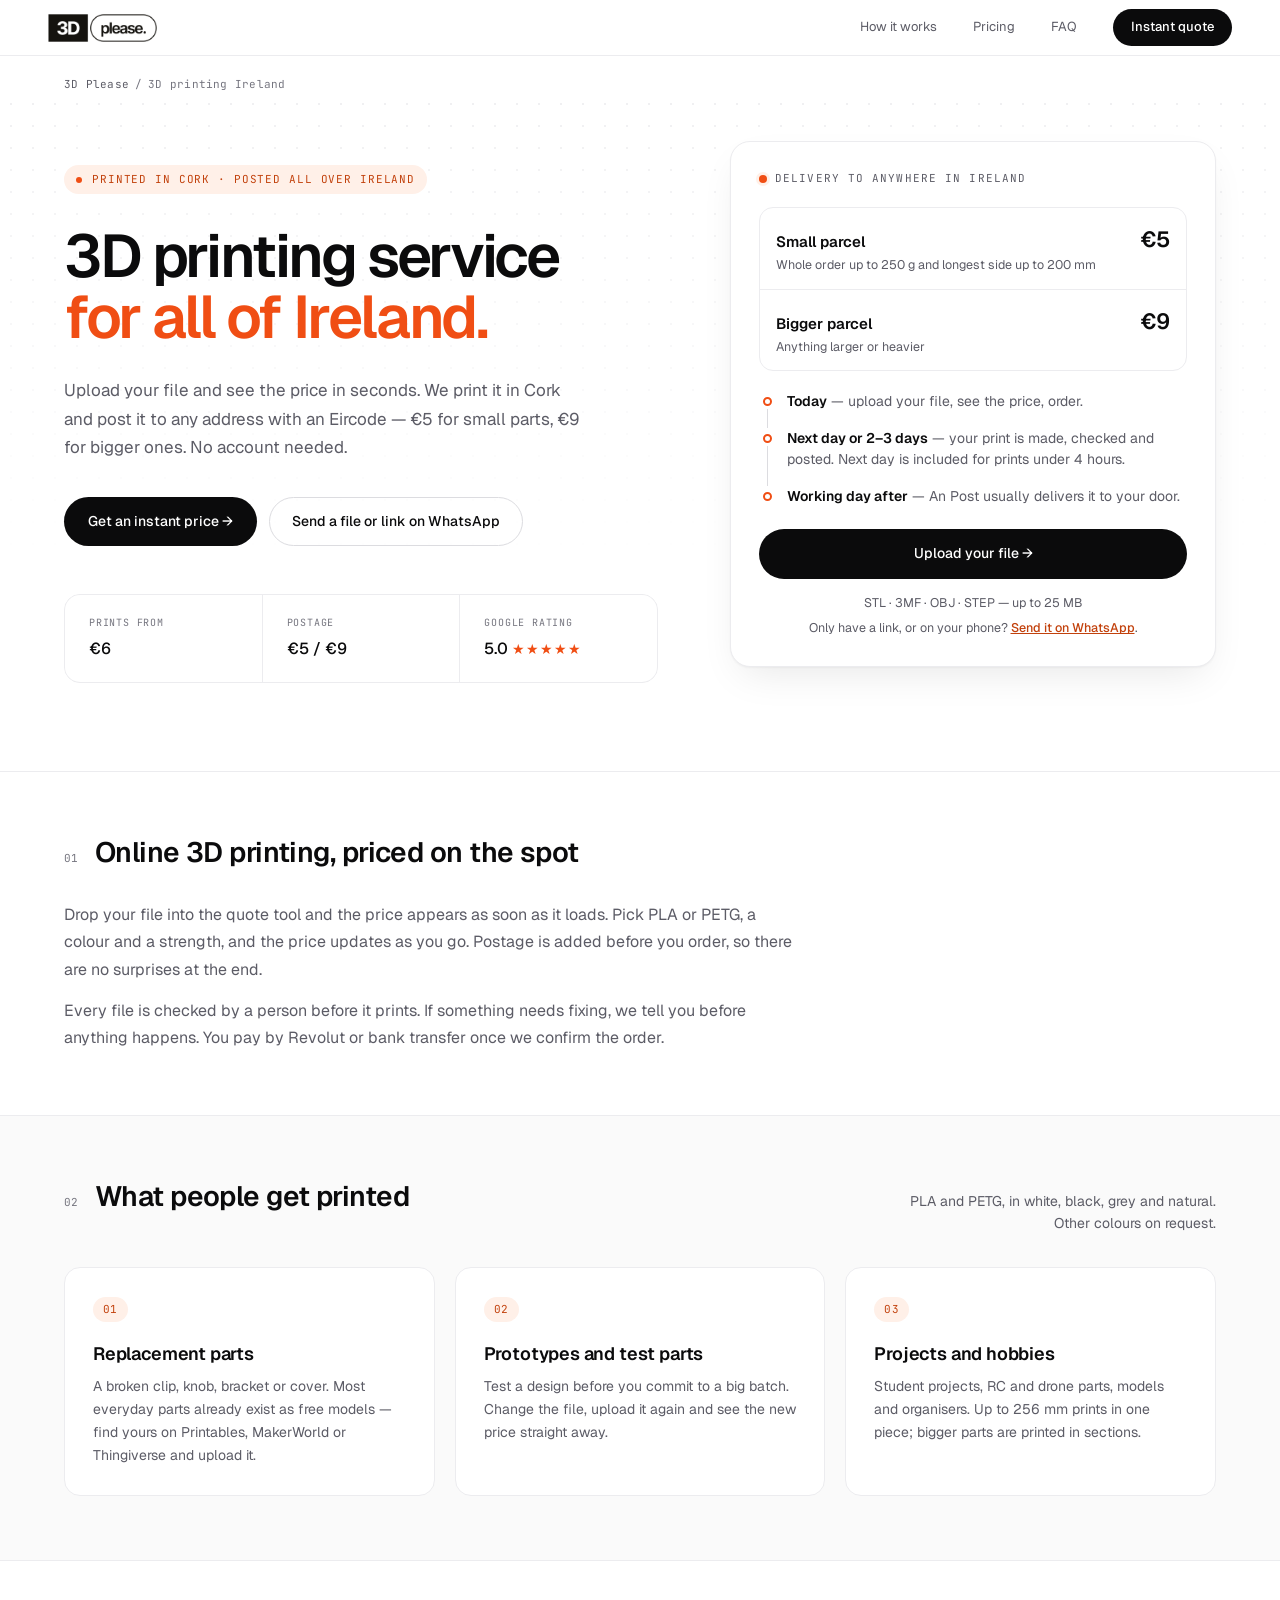
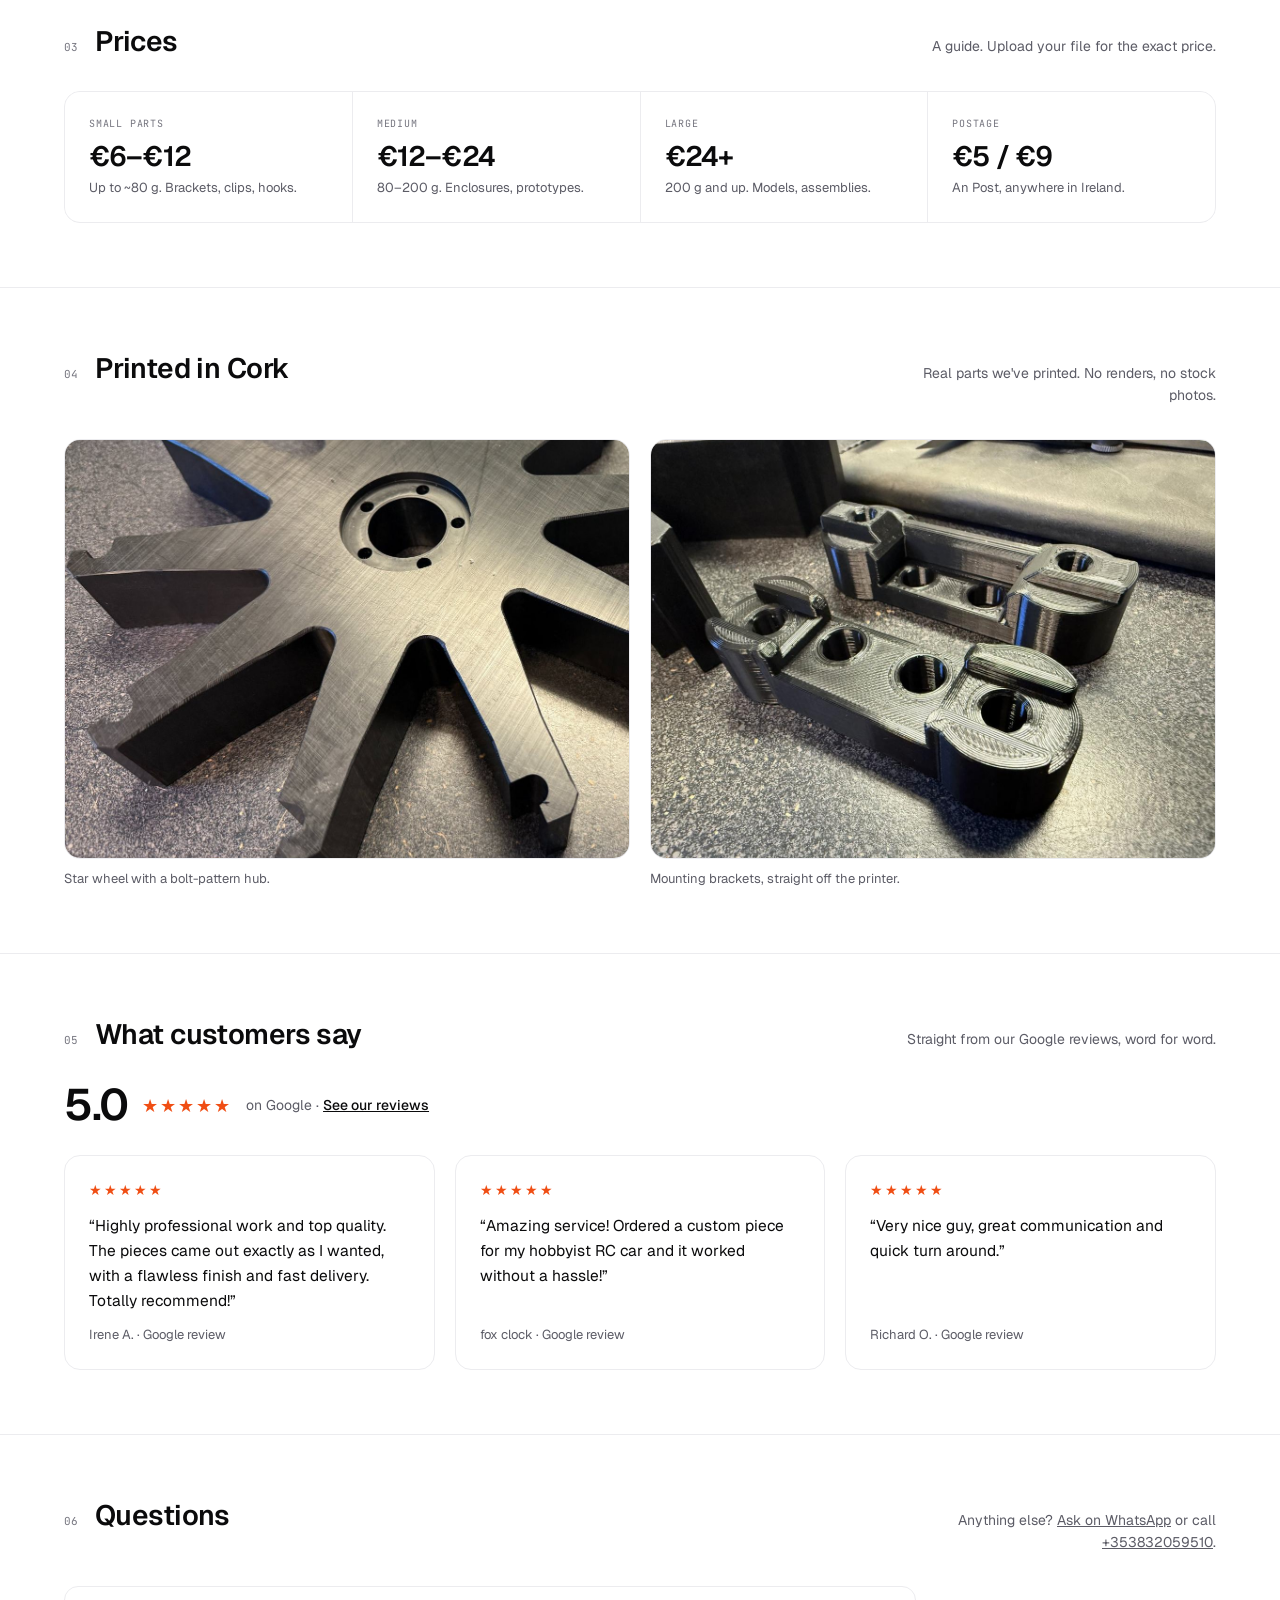
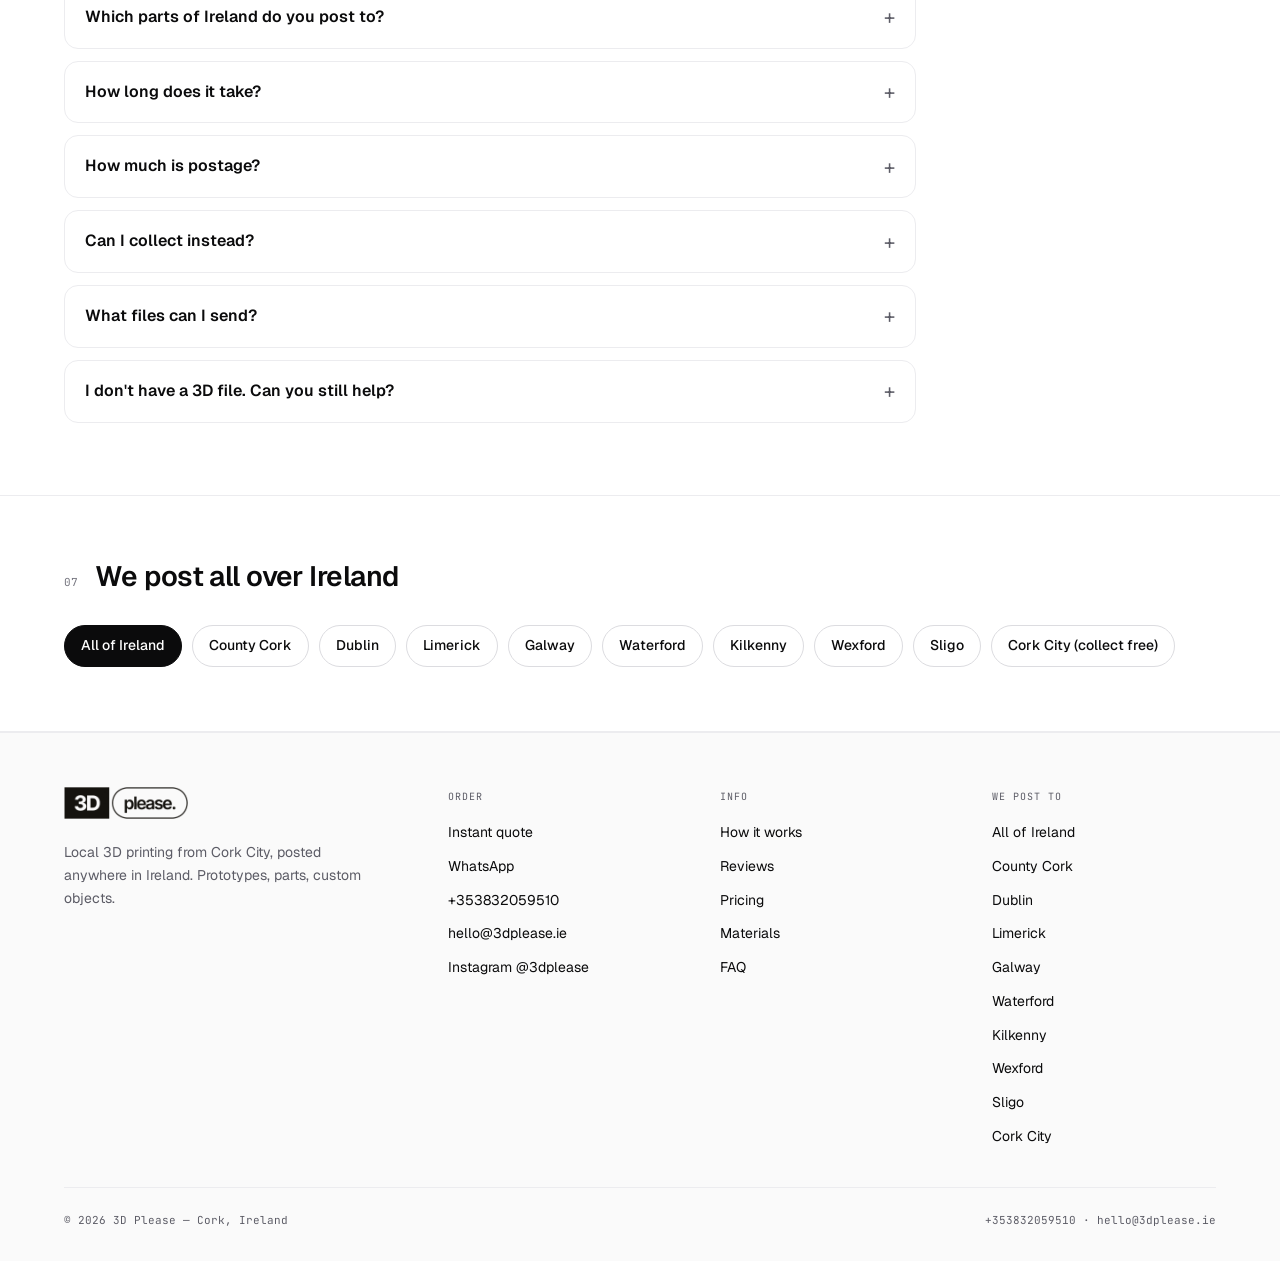
<file: 3d-printing-ireland.html>
<!DOCTYPE html>
<html lang="en">
<head>
<meta charset="UTF-8">
<meta name="viewport" content="width=device-width, initial-scale=1.0">
<title>3D Printing Service Ireland — Instant Price | 3D Please</title>
<meta name="description" content="Online 3D printing for anywhere in Ireland. Upload an STL, 3MF, OBJ or STEP file and see the price in seconds. Printed in Cork, posted by An Post from €5.">
<link rel="canonical" href="https://3dplease.ie/3d-printing-ireland">
<meta property="og:title" content="3D Printing Service Ireland — Instant Price | 3D Please">
<meta property="og:description" content="Online 3D printing for anywhere in Ireland. Upload an STL, 3MF, OBJ or STEP file and see the price in seconds. Printed in Cork, posted by An Post from €5.">
<meta property="og:url" content="https://3dplease.ie/3d-printing-ireland">
<meta property="og:type" content="website">
<meta property="og:image" content="https://3dplease.ie/og.png">
<meta property="og:image:width" content="1200">
<meta property="og:image:height" content="630">
<meta name="twitter:card" content="summary_large_image">
<script type="application/ld+json">
[
  {
    "@context": "https://schema.org",
    "@type": "Service",
    "name": "3D printing for Ireland",
    "serviceType": "3D printing",
    "url": "https://3dplease.ie/3d-printing-ireland",
    "areaServed": {
      "@type": "Country",
      "name": "Ireland"
    },
    "provider": {
      "@type": "LocalBusiness",
      "name": "3D Please",
      "url": "https://3dplease.ie",
      "telephone": "+353832059510",
      "email": "hello@3dplease.ie",
      "image": "https://3dplease.ie/og.png",
      "address": {
        "@type": "PostalAddress",
        "addressLocality": "Cork",
        "addressCountry": "IE"
      }
    },
    "offers": {
      "@type": "Offer",
      "priceCurrency": "EUR",
      "price": "6.00",
      "description": "Prints from €6. An Post delivery €5 for small parts, €9 for bigger ones."
    }
  },
  {
    "@context": "https://schema.org",
    "@type": "BreadcrumbList",
    "itemListElement": [
      {
        "@type": "ListItem",
        "position": 1,
        "name": "3D Please",
        "item": "https://3dplease.ie/"
      },
      {
        "@type": "ListItem",
        "position": 2,
        "name": "3D printing Ireland",
        "item": "https://3dplease.ie/3d-printing-ireland"
      }
    ]
  }
]
</script>
<link rel="icon" type="image/svg+xml" href="data:image/svg+xml,%3Csvg xmlns='http://www.w3.org/2000/svg' viewBox='0 0 32 32'%3E%3Crect width='32' height='32' fill='%2318171a'/%3E%3Ctext x='16' y='22' font-family='-apple-system,BlinkMacSystemFont,system-ui,sans-serif' font-weight='900' font-size='14' fill='%23f6f3ed' text-anchor='middle'%3E3D%3C/text%3E%3C/svg%3E">
<link rel="preconnect" href="https://fonts.googleapis.com">
<link href="https://fonts.googleapis.com/css2?family=Geist:wght@300;400;500;600;700&family=JetBrains+Mono:wght@400;500&display=swap" rel="stylesheet">
<link rel="stylesheet" href="/area.css">

<!-- Google tag (gtag.js) -->
<script async src="https://www.googletagmanager.com/gtag/js?id=G-JWLKQWBCTT"></script>
<script>
  window.dataLayer = window.dataLayer || [];
  function gtag(){dataLayer.push(arguments);}
  gtag('js', new Date());
  gtag('config', 'G-JWLKQWBCTT');
  // Contact clicks: WhatsApp and phone links anywhere on the page
  document.addEventListener('click', function (e) {
    var a = e.target && e.target.closest ? e.target.closest('a[href]') : null;
    if (!a) return;
    var h = a.getAttribute('href') || '';
    if (h.indexOf('wa.me/') !== -1) {
      var designer = h.indexOf('designer') !== -1;
      gtag('event', designer ? 'designer_referral_click' : 'whatsapp_click', { link_place: a.getAttribute('data-place') || 'page' });
    } else if (h.indexOf('tel:') === 0) {
      gtag('event', 'phone_click', { link_place: a.getAttribute('data-place') || 'page' });
    }
  }, true);
</script>
</head>
<body>

<nav>
  <a class="nav-brand" href="/" aria-label="3D Please — home">
    <img src="/logo.png" width="560" height="144" alt="3D Please" class="logo-img">
  </a>
  <a class="nav-link" href="/#how">How it works</a>
  <a class="nav-link" href="/#pricing">Pricing</a>
  <a class="nav-link" href="/#faq">FAQ</a>
  <a class="nav-cta" href="/?loc=ireland#order">Instant quote</a>
</nav>

<div class="crumbs"><a href="/">3D Please</a><span>/</span>3D printing Ireland</div>

<section class="hero">
  <div class="hero-left">
    <div class="hero-tag">Printed in Cork · Posted all over Ireland</div>
    <h1 class="hero-title">3D printing service<br><em>for all of Ireland.</em></h1>
    <p class="hero-body">Upload your file and see the price in seconds. We print it in Cork and post it to any address with an Eircode — €5 for small parts, €9 for bigger ones. No account needed.</p>
    <div class="hero-cta-row">
      <a href="/?loc=ireland#order" class="btn-primary">Get an instant price →</a>
      <a href="https://wa.me/353832059510?text=Hi%2C%20I%27d%20like%20a%20price%20for%20a%203D%20print%20posted%20anywhere%20in%20Ireland.%20Here%27s%20my%20file%20or%20link%3A" class="btn-secondary" target="_blank" rel="noopener" data-place="area-ireland">Send a file or link on WhatsApp</a>
    </div>
    <div class="hero-stats">
      <div class="stat">
        <span class="stat-label">Prints from</span>
        <span class="stat-value">€6</span>
      </div>
      <div class="stat">
        <span class="stat-label">Postage</span>
        <span class="stat-value">€5 / €9</span>
      </div>
      <div class="stat">
        <span class="stat-label">Google rating</span>
        <span class="stat-value">5.0 <span class="stars">★★★★★</span></span>
      </div>
    </div>
  </div>

  <aside class="hero-right">
    <div class="card">
      <div class="card-title"><span class="dot"></span>Delivery to anywhere in Ireland</div>
      <div class="post-rows">
        <div class="post-row"><div><b>Small parcel</b><small>Whole order up to 250 g and longest side up to 200 mm</small></div><span class="amt">€5</span></div>
        <div class="post-row"><div><b>Bigger parcel</b><small>Anything larger or heavier</small></div><span class="amt">€9</span></div>
      </div>
      <ol class="timeline">
        <li><b>Today</b> — upload your file, see the price, order.</li>
        <li><b>Next day or 2–3 days</b> — your print is made, checked and posted. Next day is included for prints under 4 hours.</li>
        <li><b>Working day after</b> — An Post usually delivers it to your door.</li>
      </ol>
      <a href="/?loc=ireland#order" class="btn-primary">Upload your file →</a>
      <p class="card-note">STL · 3MF · OBJ · STEP — up to 25 MB</p>
      <p class="card-note">Only have a link, or on your phone? <a href="https://wa.me/353832059510?text=Hi%2C%20I%27d%20like%20a%20price%20for%20a%203D%20print%20posted%20anywhere%20in%20Ireland.%20Here%27s%20my%20file%20or%20link%3A" target="_blank" rel="noopener" data-place="area-ireland-card">Send it on WhatsApp</a>.</p>
    </div>
  </aside>
</section>

<section class="section">
  <div class="section-head">
    <div class="section-head-left">
      <span class="section-num">01</span>
      <h2 class="section-label">Online 3D printing, priced on the spot</h2>
    </div>
  </div>
  <div class="prose">
    <p>Drop your file into the quote tool and the price appears as soon as it loads. Pick PLA or PETG, a colour and a strength, and the price updates as you go. Postage is added before you order, so there are no surprises at the end.</p>
    <p>Every file is checked by a person before it prints. If something needs fixing, we tell you before anything happens. You pay by Revolut or bank transfer once we confirm the order.</p>
  </div>
</section>

<section class="section tint">
  <div class="section-head">
    <div class="section-head-left">
      <span class="section-num">02</span>
      <h2 class="section-label">What people get printed</h2>
    </div>
    <p class="section-sub">PLA and PETG, in white, black, grey and natural. Other colours on request.</p>
  </div>
  <div class="cards3">
    <div class="tile">
      <span class="tile-num">01</span>
      <h3>Replacement parts</h3>
      <p>A broken clip, knob, bracket or cover. Most everyday parts already exist as free models — find yours on Printables, MakerWorld or Thingiverse and upload it.</p>
    </div>
    <div class="tile">
      <span class="tile-num">02</span>
      <h3>Prototypes and test parts</h3>
      <p>Test a design before you commit to a big batch. Change the file, upload it again and see the new price straight away.</p>
    </div>
    <div class="tile">
      <span class="tile-num">03</span>
      <h3>Projects and hobbies</h3>
      <p>Student projects, RC and drone parts, models and organisers. Up to 256 mm prints in one piece; bigger parts are printed in sections.</p>
    </div>
  </div>
</section>

<section class="section">
  <div class="section-head">
    <div class="section-head-left">
      <span class="section-num">03</span>
      <h2 class="section-label">Prices</h2>
    </div>
    <p class="section-sub">A guide. Upload your file for the exact price.</p>
  </div>
  <div class="price-strip">
    <div class="price-cell"><span class="stat-label">Small parts</span><b>€6–€12</b><small>Up to ~80 g. Brackets, clips, hooks.</small></div>
    <div class="price-cell"><span class="stat-label">Medium</span><b>€12–€24</b><small>80–200 g. Enclosures, prototypes.</small></div>
    <div class="price-cell"><span class="stat-label">Large</span><b>€24+</b><small>200 g and up. Models, assemblies.</small></div>
    <div class="price-cell"><span class="stat-label">Postage</span><b>€5 / €9</b><small>An Post, anywhere in Ireland.</small></div>
  </div>
</section>

<section class="section">
  <div class="section-head">
    <div class="section-head-left">
      <span class="section-num">04</span>
      <h2 class="section-label">Printed in Cork</h2>
    </div>
    <p class="section-sub">Real parts we've printed. No renders, no stock photos.</p>
  </div>
  <div class="gallery">
    <figure>
      <img src="/print-star-wheel.jpg" width="1200" height="1081" loading="lazy" alt="Large black star-shaped wheel with nine arms and a bolted hub">
      <figcaption>Star wheel with a bolt-pattern hub.</figcaption>
    </figure>
    <figure>
      <img src="/print-brackets.jpg" width="1200" height="900" loading="lazy" alt="Two black 3D-printed mounting brackets with bolt holes, showing fine layer lines">
      <figcaption>Mounting brackets, straight off the printer.</figcaption>
    </figure>
  </div>
</section>

<section class="section">
  <div class="section-head">
    <div class="section-head-left">
      <span class="section-num">05</span>
      <h2 class="section-label">What customers say</h2>
    </div>
    <p class="section-sub">Straight from our Google reviews, word for word.</p>
  </div>
  <div class="rating-row">
    <span class="rating-big">5.0</span>
    <span class="stars" aria-label="Rated 5 out of 5">★★★★★</span>
    <span class="rating-meta">on Google · <a href="https://g.page/r/CYiCOIpLPXshEAE" target="_blank" rel="noopener">See our reviews</a></span>
  </div>
  <div class="reviews-grid">
    <figure class="review">
      <span class="stars" aria-label="5 out of 5 stars">★★★★★</span>
      <blockquote>“Highly professional work and top quality. The pieces came out exactly as I wanted, with a flawless finish and fast delivery. Totally recommend!”</blockquote>
      <figcaption>Irene A. · Google review</figcaption>
    </figure>
    <figure class="review">
      <span class="stars" aria-label="5 out of 5 stars">★★★★★</span>
      <blockquote>“Amazing service! Ordered a custom piece for my hobbyist RC car and it worked without a hassle!”</blockquote>
      <figcaption>fox clock · Google review</figcaption>
    </figure>
    <figure class="review">
      <span class="stars" aria-label="5 out of 5 stars">★★★★★</span>
      <blockquote>“Very nice guy, great communication and quick turn around.”</blockquote>
      <figcaption>Richard O. · Google review</figcaption>
    </figure>
  </div>
</section>

<section class="section">
  <div class="section-head">
    <div class="section-head-left">
      <span class="section-num">06</span>
      <h2 class="section-label">Questions</h2>
    </div>
    <p class="section-sub">Anything else? <a href="https://wa.me/353832059510" target="_blank" rel="noopener" data-place="area-ireland">Ask on WhatsApp</a> or call <a href="tel:+353832059510" style="white-space:nowrap" data-place="area-ireland">+353832059510</a>.</p>
  </div>
  <div class="faq">
    <details>
      <summary>Which parts of Ireland do you post to?</summary>
      <p>Every county in the Republic of Ireland — any address with an Eircode, which the order form asks for. Cities, towns and rural addresses all cost the same to post.</p>
    </details>
    <details>
      <summary>How long does it take?</summary>
      <p>Standard prints are ready in 2–3 days. If you choose Next day in the quote, it's included for prints under 4 hours (+€3 for longer ones, when there's capacity). We post it the day it's ready, and An Post usually delivers to your address the next working day.</p>
    </details>
    <details>
      <summary>How much is postage?</summary>
      <p>€5 if the whole order weighs up to 250 g and its longest side is up to 200 mm, €9 for anything bigger. It's the same price to every address in Ireland, and the price box adds it before you order.</p>
    </details>
    <details>
      <summary>Can I collect instead?</summary>
      <p>Yes, collection in Cork City centre is free. Choose "Collect in Cork" in the quote.</p>
    </details>
    <details>
      <summary>What files can I send?</summary>
      <p>STL, 3MF, OBJ and STEP all get an instant price. Files up to 25 MB, and parts up to 256 mm on each side. Bigger parts can be printed in sections for you to put together. If a file can't be read automatically, send it anyway and we'll price it by hand.</p>
    </details>
    <details>
      <summary>I don&#x27;t have a 3D file. Can you still help?</summary>
      <p>Most everyday parts already exist as free models on <a href="https://www.printables.com/" target="_blank" rel="noopener">Printables</a>, <a href="https://makerworld.com/" target="_blank" rel="noopener">MakerWorld</a> or <a href="https://www.thingiverse.com/" target="_blank" rel="noopener">Thingiverse</a>. Download the STL or 3MF and upload it, or send us the link on WhatsApp. If you need something designed from scratch, message us and we'll recommend a designer we trust.</p>
    </details>
  </div>
</section>

<section class="section">
  <div class="section-head">
    <div class="section-head-left">
      <span class="section-num">07</span>
      <h2 class="section-label">We post all over Ireland</h2>
    </div>
  </div>
  <div class="area-links">
    <a href="/3d-printing-ireland" aria-current="page">All of Ireland</a>
    <a href="/3d-printing-county-cork">County Cork</a>
    <a href="/3d-printing-dublin">Dublin</a>
    <a href="/3d-printing-limerick">Limerick</a>
    <a href="/3d-printing-galway">Galway</a>
    <a href="/3d-printing-waterford">Waterford</a>
    <a href="/3d-printing-kilkenny">Kilkenny</a>
    <a href="/3d-printing-wexford">Wexford</a>
    <a href="/3d-printing-sligo">Sligo</a>
    <a href="/">Cork City (collect free)</a>
  </div>
</section>

<footer>
  <div class="footer-grid">
    <div>
      <a class="footer-brand-logo" href="/" aria-label="3D Please — home">
        <img src="/logo.png" width="560" height="144" alt="3D Please" class="logo-img logo-img-footer">
      </a>
      <p class="footer-tagline">Local 3D printing from Cork City, posted anywhere in Ireland. Prototypes, parts, custom objects.</p>
    </div>
    <div>
      <span class="footer-col-title">Order</span>
      <ul class="footer-links">
        <li><a href="/?loc=ireland#order">Instant quote</a></li>
        <li><a href="https://wa.me/353832059510" target="_blank" rel="noopener" data-place="area-ireland">WhatsApp</a></li>
        <li><a href="tel:+353832059510" data-place="area-ireland">+353832059510</a></li>
        <li><a href="mailto:hello@3dplease.ie">hello@3dplease.ie</a></li>
        <li><a href="https://www.instagram.com/3dplease/" target="_blank" rel="noopener">Instagram @3dplease</a></li>
      </ul>
    </div>
    <div>
      <span class="footer-col-title">Info</span>
      <ul class="footer-links">
        <li><a href="/#how">How it works</a></li>
        <li><a href="/#reviews">Reviews</a></li>
        <li><a href="/#pricing">Pricing</a></li>
        <li><a href="/#materials">Materials</a></li>
        <li><a href="/#faq">FAQ</a></li>
      </ul>
    </div>
    <div>
      <span class="footer-col-title">We post to</span>
      <ul class="footer-links">
        <li><a href="/3d-printing-ireland">All of Ireland</a></li>
        <li><a href="/3d-printing-county-cork">County Cork</a></li>
        <li><a href="/3d-printing-dublin">Dublin</a></li>
        <li><a href="/3d-printing-limerick">Limerick</a></li>
        <li><a href="/3d-printing-galway">Galway</a></li>
        <li><a href="/3d-printing-waterford">Waterford</a></li>
        <li><a href="/3d-printing-kilkenny">Kilkenny</a></li>
        <li><a href="/3d-printing-wexford">Wexford</a></li>
        <li><a href="/3d-printing-sligo">Sligo</a></li>
        <li><a href="/">Cork City</a></li>
      </ul>
    </div>
  </div>
  <div class="footer-bottom">
    <span class="footer-copy">© 2026 3D Please — Cork, Ireland</span>
    <span class="footer-copy">+353832059510 · hello@3dplease.ie</span>
  </div>
</footer>

</body>
</html>
</file>
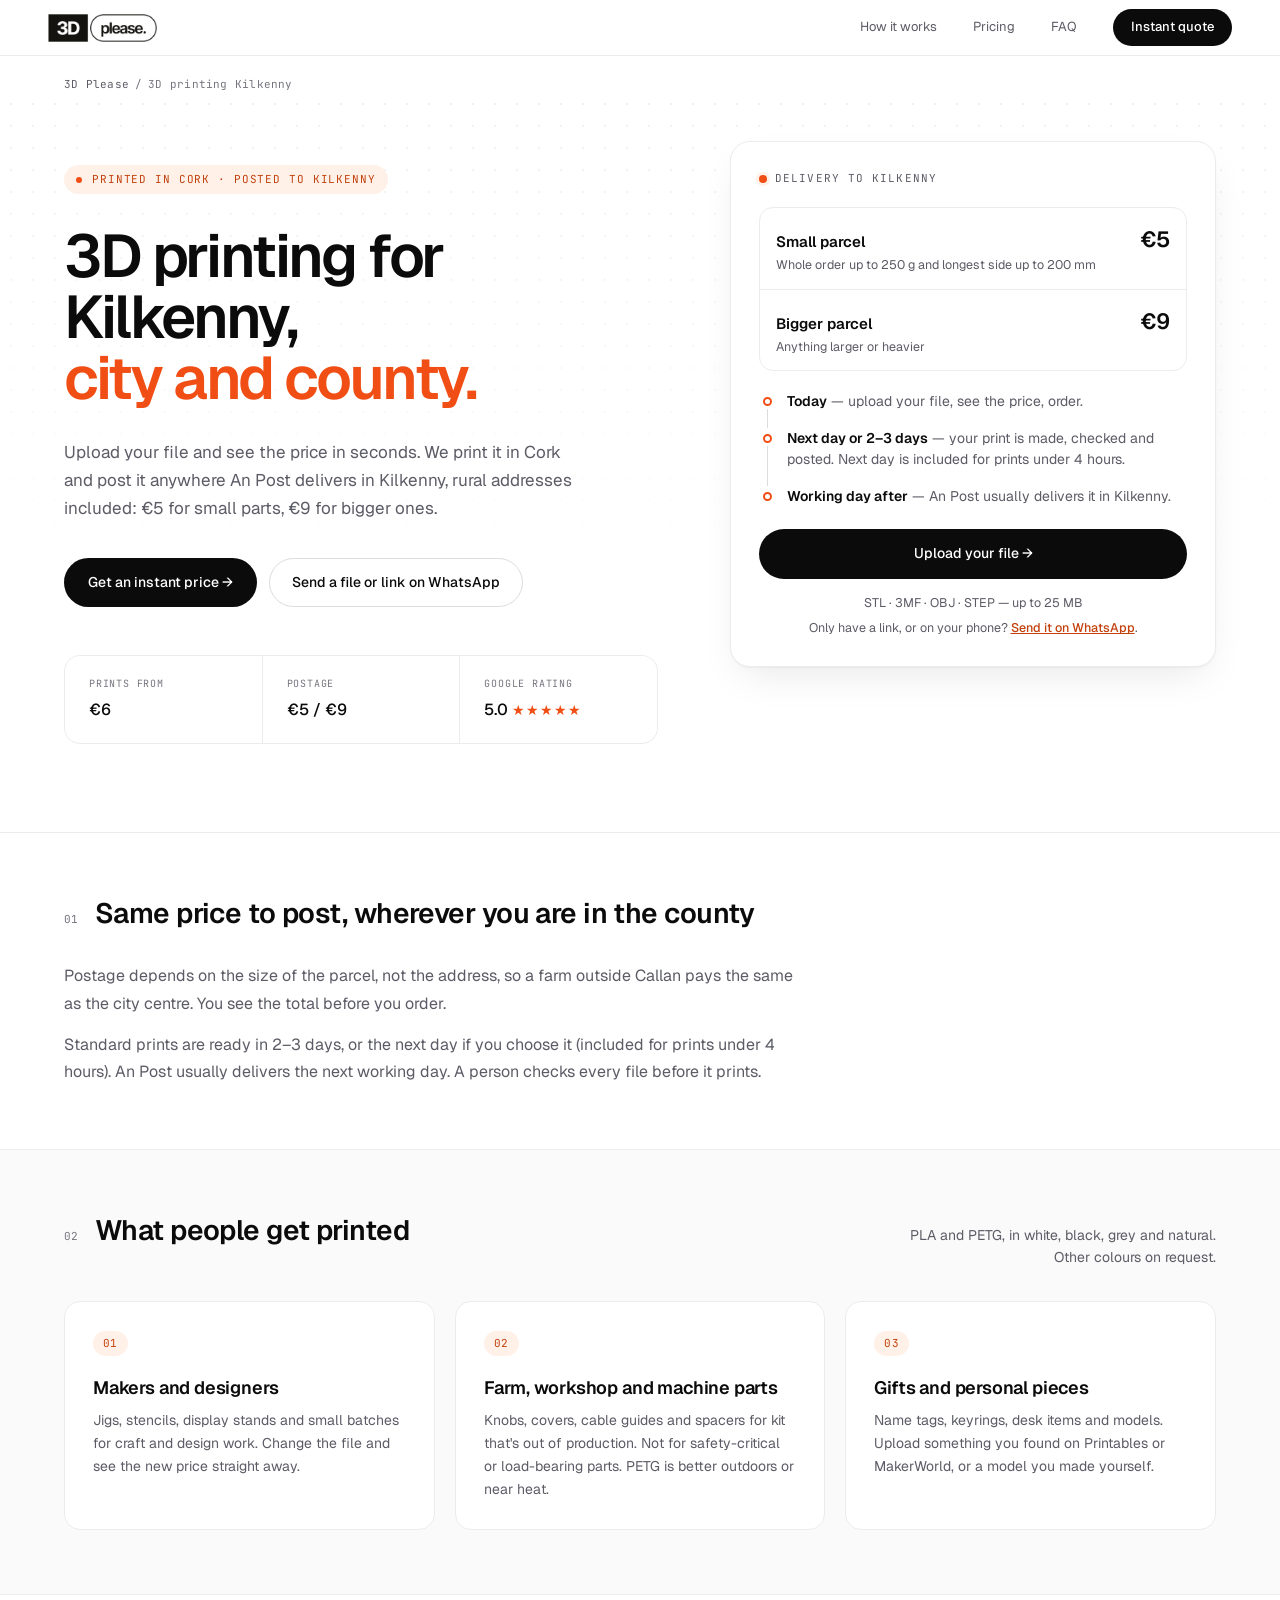
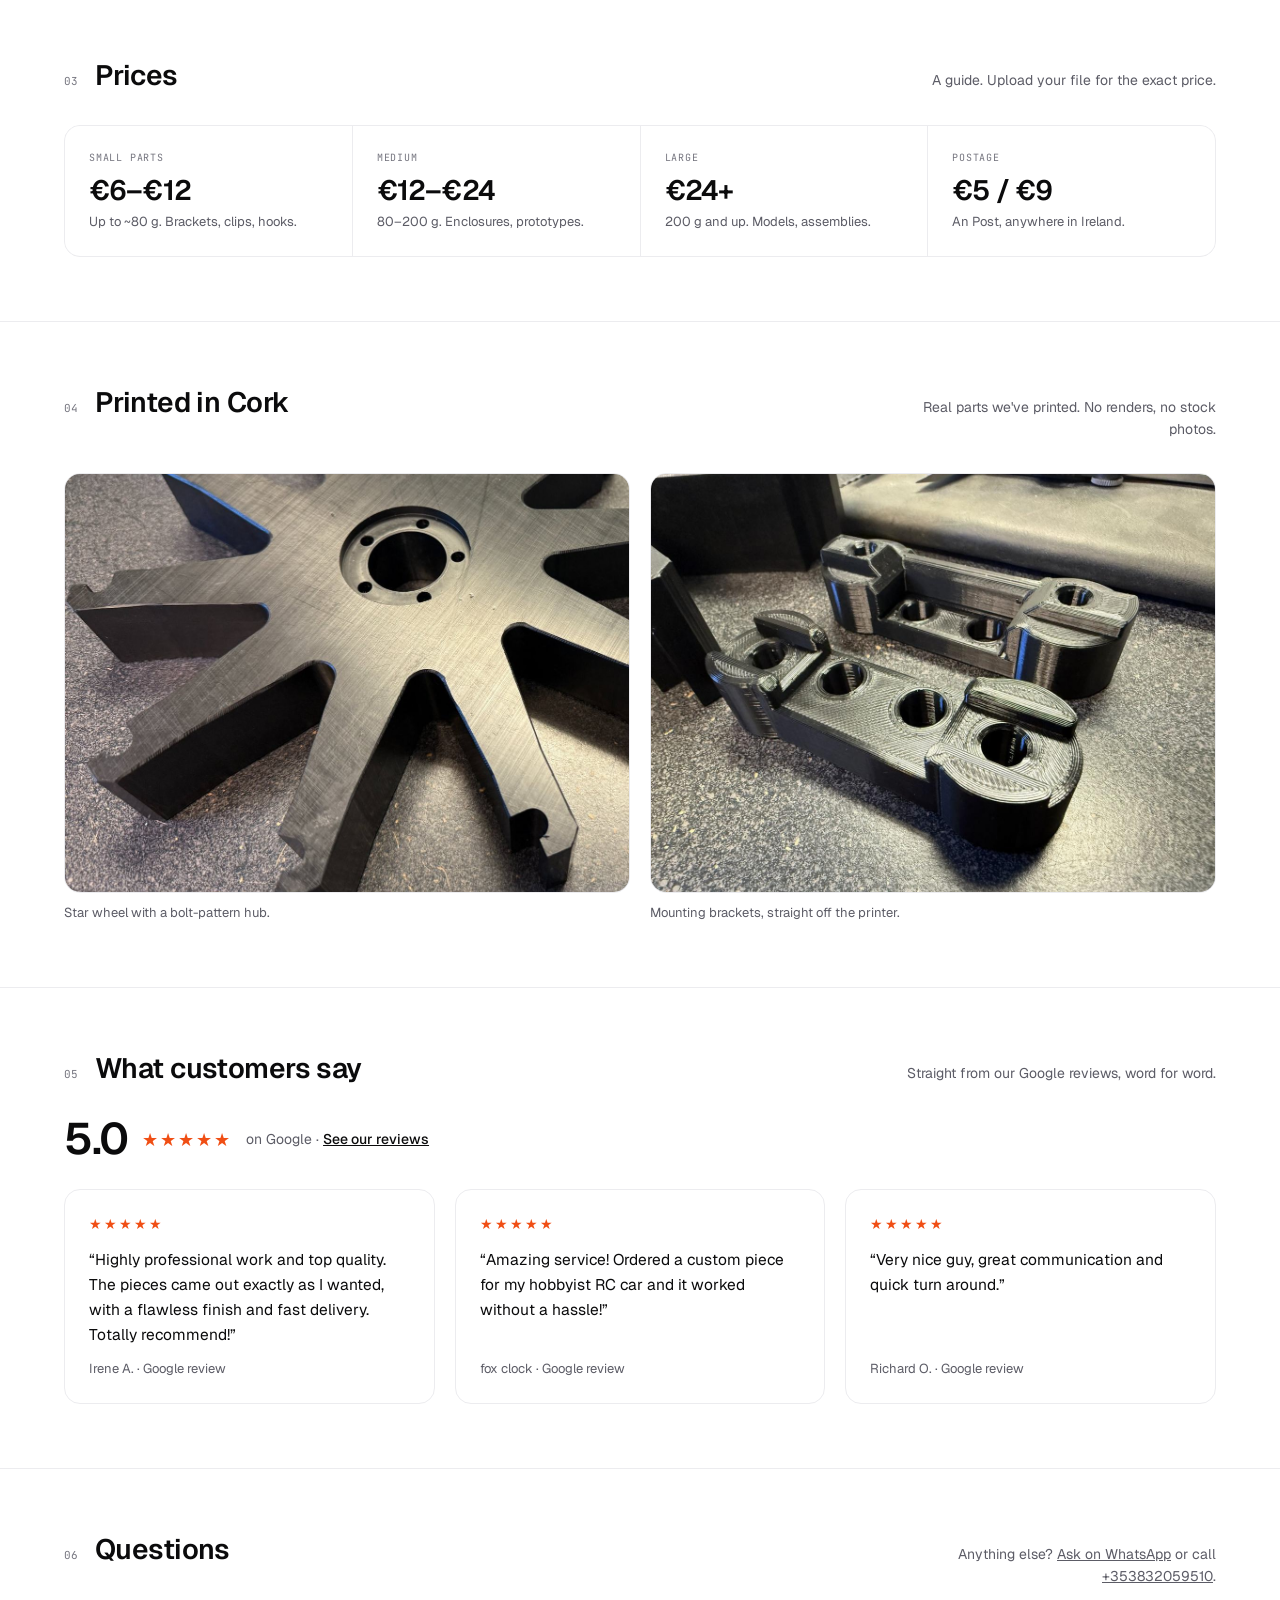
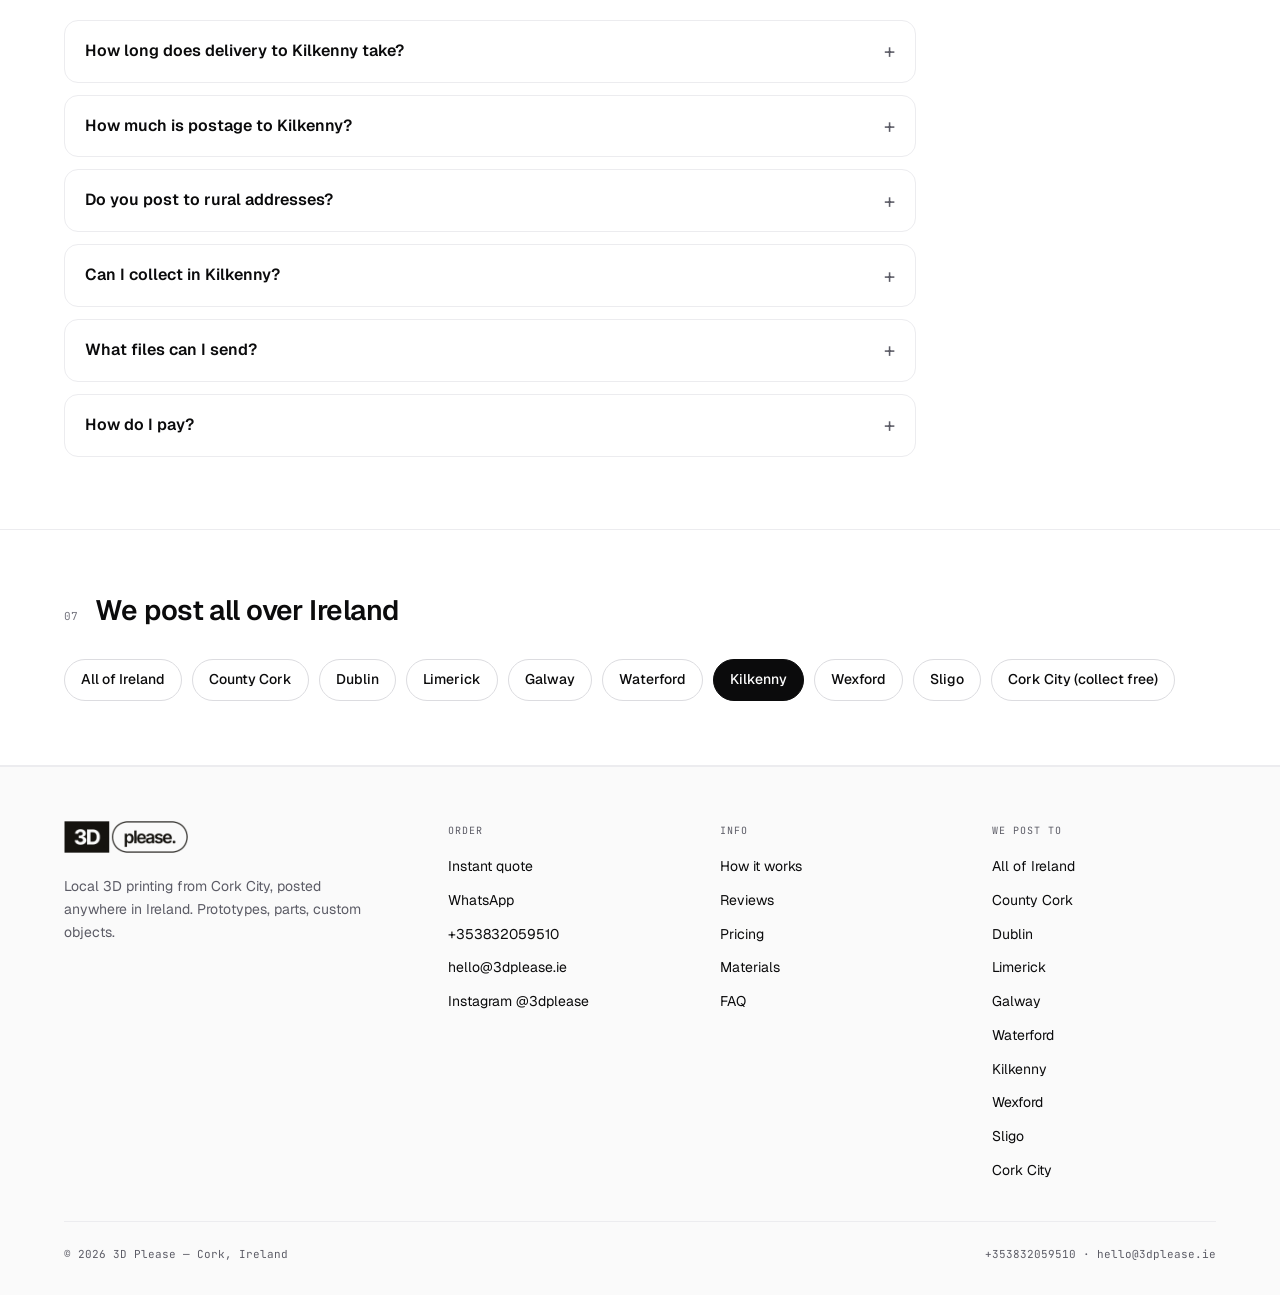
<file: 3d-printing-kilkenny.html>
<!DOCTYPE html>
<html lang="en">
<head>
<meta charset="UTF-8">
<meta name="viewport" content="width=device-width, initial-scale=1.0">
<title>3D Printing Kilkenny — Instant Price, Posted | 3D Please</title>
<meta name="description" content="3D printing for Kilkenny: upload your STL, 3MF, OBJ or STEP and see the price in seconds. Printed in Cork, posted to Kilkenny by An Post from €5.">
<link rel="canonical" href="https://3dplease.ie/3d-printing-kilkenny">
<meta property="og:title" content="3D Printing Kilkenny — Instant Price, Posted | 3D Please">
<meta property="og:description" content="3D printing for Kilkenny: upload your STL, 3MF, OBJ or STEP and see the price in seconds. Printed in Cork, posted to Kilkenny by An Post from €5.">
<meta property="og:url" content="https://3dplease.ie/3d-printing-kilkenny">
<meta property="og:type" content="website">
<meta property="og:image" content="https://3dplease.ie/og.png">
<meta property="og:image:width" content="1200">
<meta property="og:image:height" content="630">
<meta name="twitter:card" content="summary_large_image">
<script type="application/ld+json">
[
  {
    "@context": "https://schema.org",
    "@type": "Service",
    "name": "3D printing for Kilkenny",
    "serviceType": "3D printing",
    "url": "https://3dplease.ie/3d-printing-kilkenny",
    "areaServed": {
      "@type": "City",
      "name": "Kilkenny"
    },
    "provider": {
      "@type": "LocalBusiness",
      "name": "3D Please",
      "url": "https://3dplease.ie",
      "telephone": "+353832059510",
      "email": "hello@3dplease.ie",
      "image": "https://3dplease.ie/og.png",
      "address": {
        "@type": "PostalAddress",
        "addressLocality": "Cork",
        "addressCountry": "IE"
      }
    },
    "offers": {
      "@type": "Offer",
      "priceCurrency": "EUR",
      "price": "6.00",
      "description": "Prints from €6. An Post delivery €5 for small parts, €9 for bigger ones."
    }
  },
  {
    "@context": "https://schema.org",
    "@type": "BreadcrumbList",
    "itemListElement": [
      {
        "@type": "ListItem",
        "position": 1,
        "name": "3D Please",
        "item": "https://3dplease.ie/"
      },
      {
        "@type": "ListItem",
        "position": 2,
        "name": "3D printing Kilkenny",
        "item": "https://3dplease.ie/3d-printing-kilkenny"
      }
    ]
  }
]
</script>
<link rel="icon" type="image/svg+xml" href="data:image/svg+xml,%3Csvg xmlns='http://www.w3.org/2000/svg' viewBox='0 0 32 32'%3E%3Crect width='32' height='32' fill='%2318171a'/%3E%3Ctext x='16' y='22' font-family='-apple-system,BlinkMacSystemFont,system-ui,sans-serif' font-weight='900' font-size='14' fill='%23f6f3ed' text-anchor='middle'%3E3D%3C/text%3E%3C/svg%3E">
<link rel="preconnect" href="https://fonts.googleapis.com">
<link href="https://fonts.googleapis.com/css2?family=Geist:wght@300;400;500;600;700&family=JetBrains+Mono:wght@400;500&display=swap" rel="stylesheet">
<link rel="stylesheet" href="/area.css">

<!-- Google tag (gtag.js) -->
<script async src="https://www.googletagmanager.com/gtag/js?id=G-JWLKQWBCTT"></script>
<script>
  window.dataLayer = window.dataLayer || [];
  function gtag(){dataLayer.push(arguments);}
  gtag('js', new Date());
  gtag('config', 'G-JWLKQWBCTT');
  // Contact clicks: WhatsApp and phone links anywhere on the page
  document.addEventListener('click', function (e) {
    var a = e.target && e.target.closest ? e.target.closest('a[href]') : null;
    if (!a) return;
    var h = a.getAttribute('href') || '';
    if (h.indexOf('wa.me/') !== -1) {
      var designer = h.indexOf('designer') !== -1;
      gtag('event', designer ? 'designer_referral_click' : 'whatsapp_click', { link_place: a.getAttribute('data-place') || 'page' });
    } else if (h.indexOf('tel:') === 0) {
      gtag('event', 'phone_click', { link_place: a.getAttribute('data-place') || 'page' });
    }
  }, true);
</script>
</head>
<body>

<nav>
  <a class="nav-brand" href="/" aria-label="3D Please — home">
    <img src="/logo.png" width="560" height="144" alt="3D Please" class="logo-img">
  </a>
  <a class="nav-link" href="/#how">How it works</a>
  <a class="nav-link" href="/#pricing">Pricing</a>
  <a class="nav-link" href="/#faq">FAQ</a>
  <a class="nav-cta" href="/?loc=ireland#order">Instant quote</a>
</nav>

<div class="crumbs"><a href="/">3D Please</a><span>/</span>3D printing Kilkenny</div>

<section class="hero">
  <div class="hero-left">
    <div class="hero-tag">Printed in Cork · Posted to Kilkenny</div>
    <h1 class="hero-title">3D printing for Kilkenny,<br><em>city and county.</em></h1>
    <p class="hero-body">Upload your file and see the price in seconds. We print it in Cork and post it anywhere An Post delivers in Kilkenny, rural addresses included: €5 for small parts, €9 for bigger ones.</p>
    <div class="hero-cta-row">
      <a href="/?loc=ireland#order" class="btn-primary">Get an instant price →</a>
      <a href="https://wa.me/353832059510?text=Hi%2C%20I%27d%20like%20a%20price%20for%20a%203D%20print%20posted%20to%20Kilkenny.%20Here%27s%20my%20file%20or%20link%3A" class="btn-secondary" target="_blank" rel="noopener" data-place="area-kilkenny">Send a file or link on WhatsApp</a>
    </div>
    <div class="hero-stats">
      <div class="stat">
        <span class="stat-label">Prints from</span>
        <span class="stat-value">€6</span>
      </div>
      <div class="stat">
        <span class="stat-label">Postage</span>
        <span class="stat-value">€5 / €9</span>
      </div>
      <div class="stat">
        <span class="stat-label">Google rating</span>
        <span class="stat-value">5.0 <span class="stars">★★★★★</span></span>
      </div>
    </div>
  </div>

  <aside class="hero-right">
    <div class="card">
      <div class="card-title"><span class="dot"></span>Delivery to Kilkenny</div>
      <div class="post-rows">
        <div class="post-row"><div><b>Small parcel</b><small>Whole order up to 250 g and longest side up to 200 mm</small></div><span class="amt">€5</span></div>
        <div class="post-row"><div><b>Bigger parcel</b><small>Anything larger or heavier</small></div><span class="amt">€9</span></div>
      </div>
      <ol class="timeline">
        <li><b>Today</b> — upload your file, see the price, order.</li>
        <li><b>Next day or 2–3 days</b> — your print is made, checked and posted. Next day is included for prints under 4 hours.</li>
        <li><b>Working day after</b> — An Post usually delivers it in Kilkenny.</li>
      </ol>
      <a href="/?loc=ireland#order" class="btn-primary">Upload your file →</a>
      <p class="card-note">STL · 3MF · OBJ · STEP — up to 25 MB</p>
      <p class="card-note">Only have a link, or on your phone? <a href="https://wa.me/353832059510?text=Hi%2C%20I%27d%20like%20a%20price%20for%20a%203D%20print%20posted%20to%20Kilkenny.%20Here%27s%20my%20file%20or%20link%3A" target="_blank" rel="noopener" data-place="area-kilkenny-card">Send it on WhatsApp</a>.</p>
    </div>
  </aside>
</section>

<section class="section">
  <div class="section-head">
    <div class="section-head-left">
      <span class="section-num">01</span>
      <h2 class="section-label">Same price to post, wherever you are in the county</h2>
    </div>
  </div>
  <div class="prose">
    <p>Postage depends on the size of the parcel, not the address, so a farm outside Callan pays the same as the city centre. You see the total before you order.</p>
    <p>Standard prints are ready in 2–3 days, or the next day if you choose it (included for prints under 4 hours). An Post usually delivers the next working day. A person checks every file before it prints.</p>
  </div>
</section>

<section class="section tint">
  <div class="section-head">
    <div class="section-head-left">
      <span class="section-num">02</span>
      <h2 class="section-label">What people get printed</h2>
    </div>
    <p class="section-sub">PLA and PETG, in white, black, grey and natural. Other colours on request.</p>
  </div>
  <div class="cards3">
    <div class="tile">
      <span class="tile-num">01</span>
      <h3>Makers and designers</h3>
      <p>Jigs, stencils, display stands and small batches for craft and design work. Change the file and see the new price straight away.</p>
    </div>
    <div class="tile">
      <span class="tile-num">02</span>
      <h3>Farm, workshop and machine parts</h3>
      <p>Knobs, covers, cable guides and spacers for kit that&#x27;s out of production. Not for safety-critical or load-bearing parts. PETG is better outdoors or near heat.</p>
    </div>
    <div class="tile">
      <span class="tile-num">03</span>
      <h3>Gifts and personal pieces</h3>
      <p>Name tags, keyrings, desk items and models. Upload something you found on Printables or MakerWorld, or a model you made yourself.</p>
    </div>
  </div>
</section>

<section class="section">
  <div class="section-head">
    <div class="section-head-left">
      <span class="section-num">03</span>
      <h2 class="section-label">Prices</h2>
    </div>
    <p class="section-sub">A guide. Upload your file for the exact price.</p>
  </div>
  <div class="price-strip">
    <div class="price-cell"><span class="stat-label">Small parts</span><b>€6–€12</b><small>Up to ~80 g. Brackets, clips, hooks.</small></div>
    <div class="price-cell"><span class="stat-label">Medium</span><b>€12–€24</b><small>80–200 g. Enclosures, prototypes.</small></div>
    <div class="price-cell"><span class="stat-label">Large</span><b>€24+</b><small>200 g and up. Models, assemblies.</small></div>
    <div class="price-cell"><span class="stat-label">Postage</span><b>€5 / €9</b><small>An Post, anywhere in Ireland.</small></div>
  </div>
</section>

<section class="section">
  <div class="section-head">
    <div class="section-head-left">
      <span class="section-num">04</span>
      <h2 class="section-label">Printed in Cork</h2>
    </div>
    <p class="section-sub">Real parts we've printed. No renders, no stock photos.</p>
  </div>
  <div class="gallery">
    <figure>
      <img src="/print-star-wheel.jpg" width="1200" height="1081" loading="lazy" alt="Large black star-shaped wheel with nine arms and a bolted hub">
      <figcaption>Star wheel with a bolt-pattern hub.</figcaption>
    </figure>
    <figure>
      <img src="/print-brackets.jpg" width="1200" height="900" loading="lazy" alt="Two black 3D-printed mounting brackets with bolt holes, showing fine layer lines">
      <figcaption>Mounting brackets, straight off the printer.</figcaption>
    </figure>
  </div>
</section>

<section class="section">
  <div class="section-head">
    <div class="section-head-left">
      <span class="section-num">05</span>
      <h2 class="section-label">What customers say</h2>
    </div>
    <p class="section-sub">Straight from our Google reviews, word for word.</p>
  </div>
  <div class="rating-row">
    <span class="rating-big">5.0</span>
    <span class="stars" aria-label="Rated 5 out of 5">★★★★★</span>
    <span class="rating-meta">on Google · <a href="https://g.page/r/CYiCOIpLPXshEAE" target="_blank" rel="noopener">See our reviews</a></span>
  </div>
  <div class="reviews-grid">
    <figure class="review">
      <span class="stars" aria-label="5 out of 5 stars">★★★★★</span>
      <blockquote>“Highly professional work and top quality. The pieces came out exactly as I wanted, with a flawless finish and fast delivery. Totally recommend!”</blockquote>
      <figcaption>Irene A. · Google review</figcaption>
    </figure>
    <figure class="review">
      <span class="stars" aria-label="5 out of 5 stars">★★★★★</span>
      <blockquote>“Amazing service! Ordered a custom piece for my hobbyist RC car and it worked without a hassle!”</blockquote>
      <figcaption>fox clock · Google review</figcaption>
    </figure>
    <figure class="review">
      <span class="stars" aria-label="5 out of 5 stars">★★★★★</span>
      <blockquote>“Very nice guy, great communication and quick turn around.”</blockquote>
      <figcaption>Richard O. · Google review</figcaption>
    </figure>
  </div>
</section>

<section class="section">
  <div class="section-head">
    <div class="section-head-left">
      <span class="section-num">06</span>
      <h2 class="section-label">Questions</h2>
    </div>
    <p class="section-sub">Anything else? <a href="https://wa.me/353832059510" target="_blank" rel="noopener" data-place="area-kilkenny">Ask on WhatsApp</a> or call <a href="tel:+353832059510" style="white-space:nowrap" data-place="area-kilkenny">+353832059510</a>.</p>
  </div>
  <div class="faq">
    <details>
      <summary>How long does delivery to Kilkenny take?</summary>
      <p>Standard prints are ready in 2–3 days. If you choose Next day in the quote, it's included for prints under 4 hours (+€3 for longer ones, when there's capacity). We post it the day it's ready, and An Post usually delivers to Kilkenny the next working day.</p>
    </details>
    <details>
      <summary>How much is postage to Kilkenny?</summary>
      <p>€5 if the whole order weighs up to 250 g and its longest side is up to 200 mm, €9 for anything bigger. The price box adds the right one, so you see the full total before you order.</p>
    </details>
    <details>
      <summary>Do you post to rural addresses?</summary>
      <p>Yes, anywhere An Post delivers. The order form asks for your Eircode, and the postage is the same as for the city.</p>
    </details>
    <details>
      <summary>Can I collect in Kilkenny?</summary>
      <p>No, we don't have a pickup point in Kilkenny. Everything is printed in Cork and sent by An Post. If you're ever in Cork, collection in the city centre is free — choose "Collect in Cork" in the quote.</p>
    </details>
    <details>
      <summary>What files can I send?</summary>
      <p>STL, 3MF, OBJ and STEP all get an instant price. Files up to 25 MB, and parts up to 256 mm on each side. Bigger parts can be printed in sections for you to put together. If a file can't be read automatically, send it anyway and we'll price it by hand.</p>
    </details>
    <details>
      <summary>How do I pay?</summary>
      <p>By Revolut or bank transfer. A person checks your file first, then we send the payment details with the order confirmation.</p>
    </details>
  </div>
</section>

<section class="section">
  <div class="section-head">
    <div class="section-head-left">
      <span class="section-num">07</span>
      <h2 class="section-label">We post all over Ireland</h2>
    </div>
  </div>
  <div class="area-links">
    <a href="/3d-printing-ireland">All of Ireland</a>
    <a href="/3d-printing-county-cork">County Cork</a>
    <a href="/3d-printing-dublin">Dublin</a>
    <a href="/3d-printing-limerick">Limerick</a>
    <a href="/3d-printing-galway">Galway</a>
    <a href="/3d-printing-waterford">Waterford</a>
    <a href="/3d-printing-kilkenny" aria-current="page">Kilkenny</a>
    <a href="/3d-printing-wexford">Wexford</a>
    <a href="/3d-printing-sligo">Sligo</a>
    <a href="/">Cork City (collect free)</a>
  </div>
</section>

<footer>
  <div class="footer-grid">
    <div>
      <a class="footer-brand-logo" href="/" aria-label="3D Please — home">
        <img src="/logo.png" width="560" height="144" alt="3D Please" class="logo-img logo-img-footer">
      </a>
      <p class="footer-tagline">Local 3D printing from Cork City, posted anywhere in Ireland. Prototypes, parts, custom objects.</p>
    </div>
    <div>
      <span class="footer-col-title">Order</span>
      <ul class="footer-links">
        <li><a href="/?loc=ireland#order">Instant quote</a></li>
        <li><a href="https://wa.me/353832059510" target="_blank" rel="noopener" data-place="area-kilkenny">WhatsApp</a></li>
        <li><a href="tel:+353832059510" data-place="area-kilkenny">+353832059510</a></li>
        <li><a href="mailto:hello@3dplease.ie">hello@3dplease.ie</a></li>
        <li><a href="https://www.instagram.com/3dplease/" target="_blank" rel="noopener">Instagram @3dplease</a></li>
      </ul>
    </div>
    <div>
      <span class="footer-col-title">Info</span>
      <ul class="footer-links">
        <li><a href="/#how">How it works</a></li>
        <li><a href="/#reviews">Reviews</a></li>
        <li><a href="/#pricing">Pricing</a></li>
        <li><a href="/#materials">Materials</a></li>
        <li><a href="/#faq">FAQ</a></li>
      </ul>
    </div>
    <div>
      <span class="footer-col-title">We post to</span>
      <ul class="footer-links">
        <li><a href="/3d-printing-ireland">All of Ireland</a></li>
        <li><a href="/3d-printing-county-cork">County Cork</a></li>
        <li><a href="/3d-printing-dublin">Dublin</a></li>
        <li><a href="/3d-printing-limerick">Limerick</a></li>
        <li><a href="/3d-printing-galway">Galway</a></li>
        <li><a href="/3d-printing-waterford">Waterford</a></li>
        <li><a href="/3d-printing-kilkenny">Kilkenny</a></li>
        <li><a href="/3d-printing-wexford">Wexford</a></li>
        <li><a href="/3d-printing-sligo">Sligo</a></li>
        <li><a href="/">Cork City</a></li>
      </ul>
    </div>
  </div>
  <div class="footer-bottom">
    <span class="footer-copy">© 2026 3D Please — Cork, Ireland</span>
    <span class="footer-copy">+353832059510 · hello@3dplease.ie</span>
  </div>
</footer>

</body>
</html>
</file>
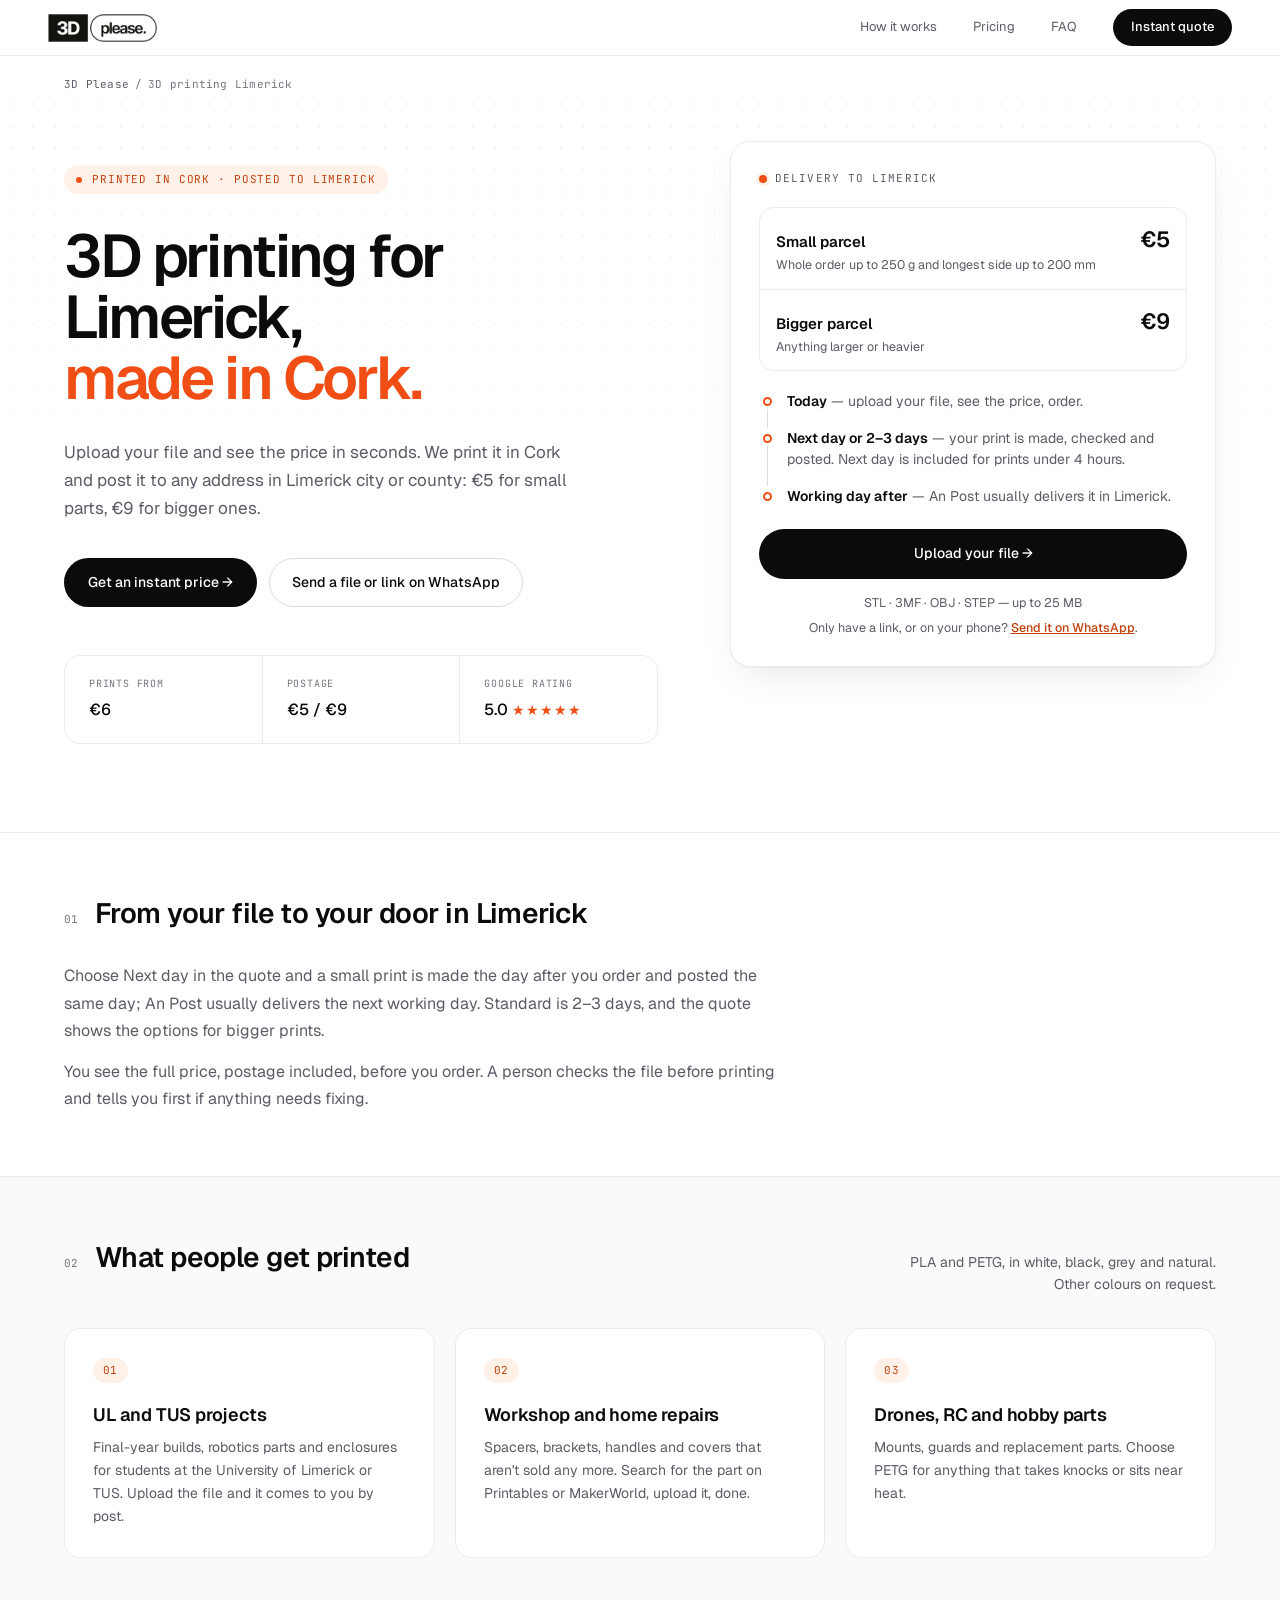
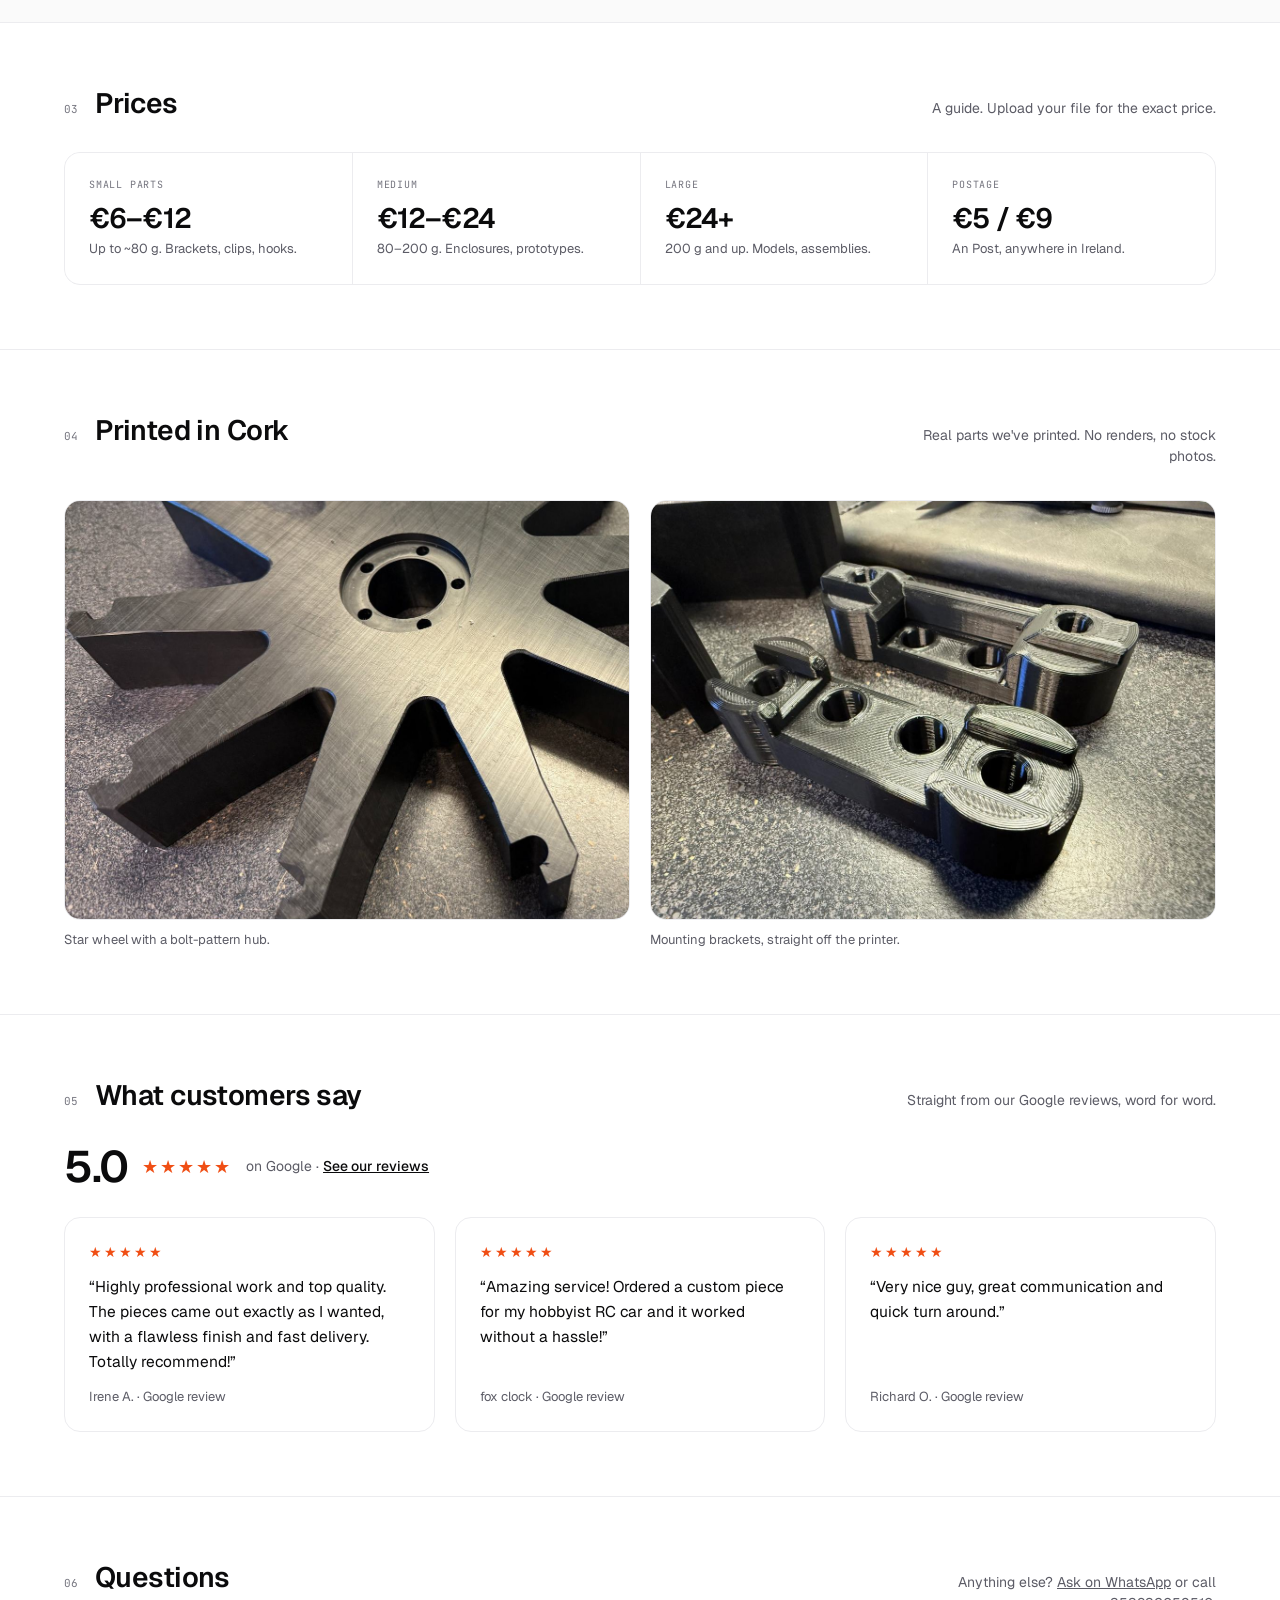
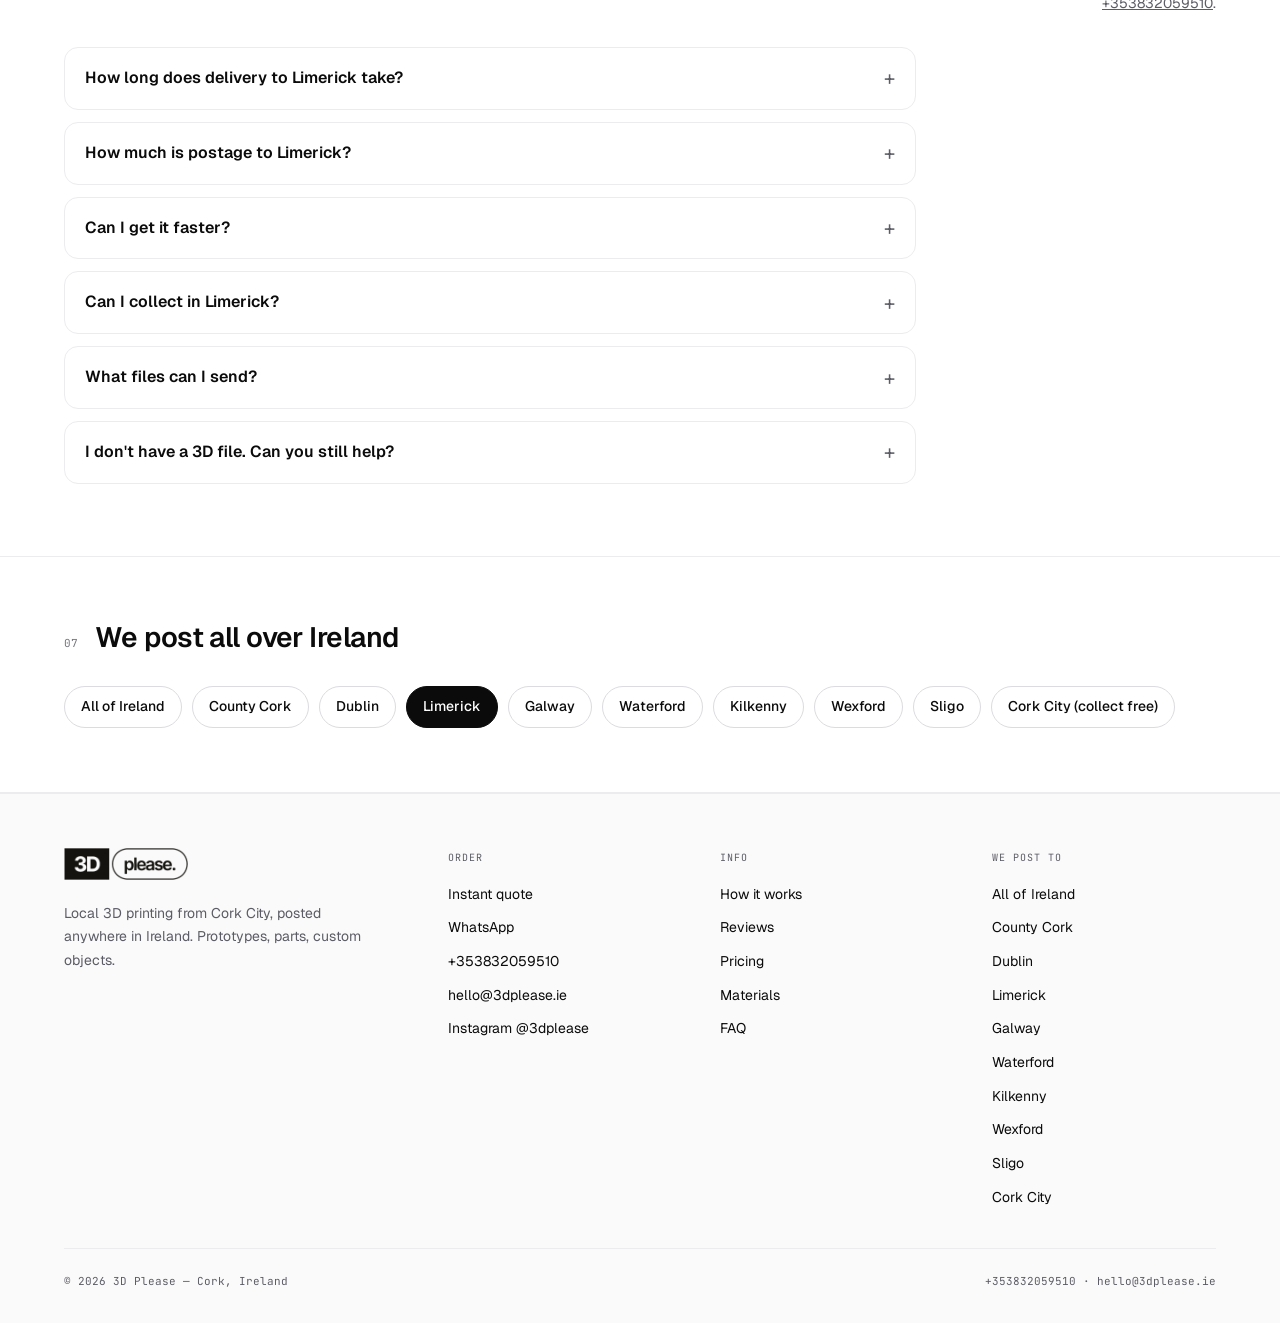
<file: 3d-printing-limerick.html>
<!DOCTYPE html>
<html lang="en">
<head>
<meta charset="UTF-8">
<meta name="viewport" content="width=device-width, initial-scale=1.0">
<title>3D Printing Limerick — Instant Price, Posted | 3D Please</title>
<meta name="description" content="3D printing for Limerick: upload your STL, 3MF, OBJ or STEP and see the price in seconds. Printed in Cork, posted to Limerick by An Post from €5.">
<link rel="canonical" href="https://3dplease.ie/3d-printing-limerick">
<meta property="og:title" content="3D Printing Limerick — Instant Price, Posted | 3D Please">
<meta property="og:description" content="3D printing for Limerick: upload your STL, 3MF, OBJ or STEP and see the price in seconds. Printed in Cork, posted to Limerick by An Post from €5.">
<meta property="og:url" content="https://3dplease.ie/3d-printing-limerick">
<meta property="og:type" content="website">
<meta property="og:image" content="https://3dplease.ie/og.png">
<meta property="og:image:width" content="1200">
<meta property="og:image:height" content="630">
<meta name="twitter:card" content="summary_large_image">
<script type="application/ld+json">
[
  {
    "@context": "https://schema.org",
    "@type": "Service",
    "name": "3D printing for Limerick",
    "serviceType": "3D printing",
    "url": "https://3dplease.ie/3d-printing-limerick",
    "areaServed": {
      "@type": "City",
      "name": "Limerick"
    },
    "provider": {
      "@type": "LocalBusiness",
      "name": "3D Please",
      "url": "https://3dplease.ie",
      "telephone": "+353832059510",
      "email": "hello@3dplease.ie",
      "image": "https://3dplease.ie/og.png",
      "address": {
        "@type": "PostalAddress",
        "addressLocality": "Cork",
        "addressCountry": "IE"
      }
    },
    "offers": {
      "@type": "Offer",
      "priceCurrency": "EUR",
      "price": "6.00",
      "description": "Prints from €6. An Post delivery €5 for small parts, €9 for bigger ones."
    }
  },
  {
    "@context": "https://schema.org",
    "@type": "BreadcrumbList",
    "itemListElement": [
      {
        "@type": "ListItem",
        "position": 1,
        "name": "3D Please",
        "item": "https://3dplease.ie/"
      },
      {
        "@type": "ListItem",
        "position": 2,
        "name": "3D printing Limerick",
        "item": "https://3dplease.ie/3d-printing-limerick"
      }
    ]
  }
]
</script>
<link rel="icon" type="image/svg+xml" href="data:image/svg+xml,%3Csvg xmlns='http://www.w3.org/2000/svg' viewBox='0 0 32 32'%3E%3Crect width='32' height='32' fill='%2318171a'/%3E%3Ctext x='16' y='22' font-family='-apple-system,BlinkMacSystemFont,system-ui,sans-serif' font-weight='900' font-size='14' fill='%23f6f3ed' text-anchor='middle'%3E3D%3C/text%3E%3C/svg%3E">
<link rel="preconnect" href="https://fonts.googleapis.com">
<link href="https://fonts.googleapis.com/css2?family=Geist:wght@300;400;500;600;700&family=JetBrains+Mono:wght@400;500&display=swap" rel="stylesheet">
<link rel="stylesheet" href="/area.css">

<!-- Google tag (gtag.js) -->
<script async src="https://www.googletagmanager.com/gtag/js?id=G-JWLKQWBCTT"></script>
<script>
  window.dataLayer = window.dataLayer || [];
  function gtag(){dataLayer.push(arguments);}
  gtag('js', new Date());
  gtag('config', 'G-JWLKQWBCTT');
  // Contact clicks: WhatsApp and phone links anywhere on the page
  document.addEventListener('click', function (e) {
    var a = e.target && e.target.closest ? e.target.closest('a[href]') : null;
    if (!a) return;
    var h = a.getAttribute('href') || '';
    if (h.indexOf('wa.me/') !== -1) {
      var designer = h.indexOf('designer') !== -1;
      gtag('event', designer ? 'designer_referral_click' : 'whatsapp_click', { link_place: a.getAttribute('data-place') || 'page' });
    } else if (h.indexOf('tel:') === 0) {
      gtag('event', 'phone_click', { link_place: a.getAttribute('data-place') || 'page' });
    }
  }, true);
</script>
</head>
<body>

<nav>
  <a class="nav-brand" href="/" aria-label="3D Please — home">
    <img src="/logo.png" width="560" height="144" alt="3D Please" class="logo-img">
  </a>
  <a class="nav-link" href="/#how">How it works</a>
  <a class="nav-link" href="/#pricing">Pricing</a>
  <a class="nav-link" href="/#faq">FAQ</a>
  <a class="nav-cta" href="/?loc=ireland#order">Instant quote</a>
</nav>

<div class="crumbs"><a href="/">3D Please</a><span>/</span>3D printing Limerick</div>

<section class="hero">
  <div class="hero-left">
    <div class="hero-tag">Printed in Cork · Posted to Limerick</div>
    <h1 class="hero-title">3D printing for Limerick,<br><em>made in Cork.</em></h1>
    <p class="hero-body">Upload your file and see the price in seconds. We print it in Cork and post it to any address in Limerick city or county: €5 for small parts, €9 for bigger ones.</p>
    <div class="hero-cta-row">
      <a href="/?loc=ireland#order" class="btn-primary">Get an instant price →</a>
      <a href="https://wa.me/353832059510?text=Hi%2C%20I%27d%20like%20a%20price%20for%20a%203D%20print%20posted%20to%20Limerick.%20Here%27s%20my%20file%20or%20link%3A" class="btn-secondary" target="_blank" rel="noopener" data-place="area-limerick">Send a file or link on WhatsApp</a>
    </div>
    <div class="hero-stats">
      <div class="stat">
        <span class="stat-label">Prints from</span>
        <span class="stat-value">€6</span>
      </div>
      <div class="stat">
        <span class="stat-label">Postage</span>
        <span class="stat-value">€5 / €9</span>
      </div>
      <div class="stat">
        <span class="stat-label">Google rating</span>
        <span class="stat-value">5.0 <span class="stars">★★★★★</span></span>
      </div>
    </div>
  </div>

  <aside class="hero-right">
    <div class="card">
      <div class="card-title"><span class="dot"></span>Delivery to Limerick</div>
      <div class="post-rows">
        <div class="post-row"><div><b>Small parcel</b><small>Whole order up to 250 g and longest side up to 200 mm</small></div><span class="amt">€5</span></div>
        <div class="post-row"><div><b>Bigger parcel</b><small>Anything larger or heavier</small></div><span class="amt">€9</span></div>
      </div>
      <ol class="timeline">
        <li><b>Today</b> — upload your file, see the price, order.</li>
        <li><b>Next day or 2–3 days</b> — your print is made, checked and posted. Next day is included for prints under 4 hours.</li>
        <li><b>Working day after</b> — An Post usually delivers it in Limerick.</li>
      </ol>
      <a href="/?loc=ireland#order" class="btn-primary">Upload your file →</a>
      <p class="card-note">STL · 3MF · OBJ · STEP — up to 25 MB</p>
      <p class="card-note">Only have a link, or on your phone? <a href="https://wa.me/353832059510?text=Hi%2C%20I%27d%20like%20a%20price%20for%20a%203D%20print%20posted%20to%20Limerick.%20Here%27s%20my%20file%20or%20link%3A" target="_blank" rel="noopener" data-place="area-limerick-card">Send it on WhatsApp</a>.</p>
    </div>
  </aside>
</section>

<section class="section">
  <div class="section-head">
    <div class="section-head-left">
      <span class="section-num">01</span>
      <h2 class="section-label">From your file to your door in Limerick</h2>
    </div>
  </div>
  <div class="prose">
    <p>Choose Next day in the quote and a small print is made the day after you order and posted the same day; An Post usually delivers the next working day. Standard is 2–3 days, and the quote shows the options for bigger prints.</p>
    <p>You see the full price, postage included, before you order. A person checks the file before printing and tells you first if anything needs fixing.</p>
  </div>
</section>

<section class="section tint">
  <div class="section-head">
    <div class="section-head-left">
      <span class="section-num">02</span>
      <h2 class="section-label">What people get printed</h2>
    </div>
    <p class="section-sub">PLA and PETG, in white, black, grey and natural. Other colours on request.</p>
  </div>
  <div class="cards3">
    <div class="tile">
      <span class="tile-num">01</span>
      <h3>UL and TUS projects</h3>
      <p>Final-year builds, robotics parts and enclosures for students at the University of Limerick or TUS. Upload the file and it comes to you by post.</p>
    </div>
    <div class="tile">
      <span class="tile-num">02</span>
      <h3>Workshop and home repairs</h3>
      <p>Spacers, brackets, handles and covers that aren&#x27;t sold any more. Search for the part on Printables or MakerWorld, upload it, done.</p>
    </div>
    <div class="tile">
      <span class="tile-num">03</span>
      <h3>Drones, RC and hobby parts</h3>
      <p>Mounts, guards and replacement parts. Choose PETG for anything that takes knocks or sits near heat.</p>
    </div>
  </div>
</section>

<section class="section">
  <div class="section-head">
    <div class="section-head-left">
      <span class="section-num">03</span>
      <h2 class="section-label">Prices</h2>
    </div>
    <p class="section-sub">A guide. Upload your file for the exact price.</p>
  </div>
  <div class="price-strip">
    <div class="price-cell"><span class="stat-label">Small parts</span><b>€6–€12</b><small>Up to ~80 g. Brackets, clips, hooks.</small></div>
    <div class="price-cell"><span class="stat-label">Medium</span><b>€12–€24</b><small>80–200 g. Enclosures, prototypes.</small></div>
    <div class="price-cell"><span class="stat-label">Large</span><b>€24+</b><small>200 g and up. Models, assemblies.</small></div>
    <div class="price-cell"><span class="stat-label">Postage</span><b>€5 / €9</b><small>An Post, anywhere in Ireland.</small></div>
  </div>
</section>

<section class="section">
  <div class="section-head">
    <div class="section-head-left">
      <span class="section-num">04</span>
      <h2 class="section-label">Printed in Cork</h2>
    </div>
    <p class="section-sub">Real parts we've printed. No renders, no stock photos.</p>
  </div>
  <div class="gallery">
    <figure>
      <img src="/print-star-wheel.jpg" width="1200" height="1081" loading="lazy" alt="Large black star-shaped wheel with nine arms and a bolted hub">
      <figcaption>Star wheel with a bolt-pattern hub.</figcaption>
    </figure>
    <figure>
      <img src="/print-brackets.jpg" width="1200" height="900" loading="lazy" alt="Two black 3D-printed mounting brackets with bolt holes, showing fine layer lines">
      <figcaption>Mounting brackets, straight off the printer.</figcaption>
    </figure>
  </div>
</section>

<section class="section">
  <div class="section-head">
    <div class="section-head-left">
      <span class="section-num">05</span>
      <h2 class="section-label">What customers say</h2>
    </div>
    <p class="section-sub">Straight from our Google reviews, word for word.</p>
  </div>
  <div class="rating-row">
    <span class="rating-big">5.0</span>
    <span class="stars" aria-label="Rated 5 out of 5">★★★★★</span>
    <span class="rating-meta">on Google · <a href="https://g.page/r/CYiCOIpLPXshEAE" target="_blank" rel="noopener">See our reviews</a></span>
  </div>
  <div class="reviews-grid">
    <figure class="review">
      <span class="stars" aria-label="5 out of 5 stars">★★★★★</span>
      <blockquote>“Highly professional work and top quality. The pieces came out exactly as I wanted, with a flawless finish and fast delivery. Totally recommend!”</blockquote>
      <figcaption>Irene A. · Google review</figcaption>
    </figure>
    <figure class="review">
      <span class="stars" aria-label="5 out of 5 stars">★★★★★</span>
      <blockquote>“Amazing service! Ordered a custom piece for my hobbyist RC car and it worked without a hassle!”</blockquote>
      <figcaption>fox clock · Google review</figcaption>
    </figure>
    <figure class="review">
      <span class="stars" aria-label="5 out of 5 stars">★★★★★</span>
      <blockquote>“Very nice guy, great communication and quick turn around.”</blockquote>
      <figcaption>Richard O. · Google review</figcaption>
    </figure>
  </div>
</section>

<section class="section">
  <div class="section-head">
    <div class="section-head-left">
      <span class="section-num">06</span>
      <h2 class="section-label">Questions</h2>
    </div>
    <p class="section-sub">Anything else? <a href="https://wa.me/353832059510" target="_blank" rel="noopener" data-place="area-limerick">Ask on WhatsApp</a> or call <a href="tel:+353832059510" style="white-space:nowrap" data-place="area-limerick">+353832059510</a>.</p>
  </div>
  <div class="faq">
    <details>
      <summary>How long does delivery to Limerick take?</summary>
      <p>Standard prints are ready in 2–3 days. If you choose Next day in the quote, it's included for prints under 4 hours (+€3 for longer ones, when there's capacity). We post it the day it's ready, and An Post usually delivers to Limerick the next working day.</p>
    </details>
    <details>
      <summary>How much is postage to Limerick?</summary>
      <p>€5 if the whole order weighs up to 250 g and its longest side is up to 200 mm, €9 for anything bigger. The price box adds the right one, so you see the full total before you order.</p>
    </details>
    <details>
      <summary>Can I get it faster?</summary>
      <p>Choose Next day in the quote: it's included for prints under 4 hours, and +€3 for longer ones when there's capacity. If it's really urgent, message us on WhatsApp before you order and we'll tell you honestly what's possible.</p>
    </details>
    <details>
      <summary>Can I collect in Limerick?</summary>
      <p>No, we don't have a pickup point in Limerick. Everything is printed in Cork and sent by An Post. If you're ever in Cork, collection in the city centre is free — choose "Collect in Cork" in the quote.</p>
    </details>
    <details>
      <summary>What files can I send?</summary>
      <p>STL, 3MF, OBJ and STEP all get an instant price. Files up to 25 MB, and parts up to 256 mm on each side. Bigger parts can be printed in sections for you to put together. If a file can't be read automatically, send it anyway and we'll price it by hand.</p>
    </details>
    <details>
      <summary>I don&#x27;t have a 3D file. Can you still help?</summary>
      <p>Most everyday parts already exist as free models on <a href="https://www.printables.com/" target="_blank" rel="noopener">Printables</a>, <a href="https://makerworld.com/" target="_blank" rel="noopener">MakerWorld</a> or <a href="https://www.thingiverse.com/" target="_blank" rel="noopener">Thingiverse</a>. Download the STL or 3MF and upload it, or send us the link on WhatsApp. If you need something designed from scratch, message us and we'll recommend a designer we trust.</p>
    </details>
  </div>
</section>

<section class="section">
  <div class="section-head">
    <div class="section-head-left">
      <span class="section-num">07</span>
      <h2 class="section-label">We post all over Ireland</h2>
    </div>
  </div>
  <div class="area-links">
    <a href="/3d-printing-ireland">All of Ireland</a>
    <a href="/3d-printing-county-cork">County Cork</a>
    <a href="/3d-printing-dublin">Dublin</a>
    <a href="/3d-printing-limerick" aria-current="page">Limerick</a>
    <a href="/3d-printing-galway">Galway</a>
    <a href="/3d-printing-waterford">Waterford</a>
    <a href="/3d-printing-kilkenny">Kilkenny</a>
    <a href="/3d-printing-wexford">Wexford</a>
    <a href="/3d-printing-sligo">Sligo</a>
    <a href="/">Cork City (collect free)</a>
  </div>
</section>

<footer>
  <div class="footer-grid">
    <div>
      <a class="footer-brand-logo" href="/" aria-label="3D Please — home">
        <img src="/logo.png" width="560" height="144" alt="3D Please" class="logo-img logo-img-footer">
      </a>
      <p class="footer-tagline">Local 3D printing from Cork City, posted anywhere in Ireland. Prototypes, parts, custom objects.</p>
    </div>
    <div>
      <span class="footer-col-title">Order</span>
      <ul class="footer-links">
        <li><a href="/?loc=ireland#order">Instant quote</a></li>
        <li><a href="https://wa.me/353832059510" target="_blank" rel="noopener" data-place="area-limerick">WhatsApp</a></li>
        <li><a href="tel:+353832059510" data-place="area-limerick">+353832059510</a></li>
        <li><a href="mailto:hello@3dplease.ie">hello@3dplease.ie</a></li>
        <li><a href="https://www.instagram.com/3dplease/" target="_blank" rel="noopener">Instagram @3dplease</a></li>
      </ul>
    </div>
    <div>
      <span class="footer-col-title">Info</span>
      <ul class="footer-links">
        <li><a href="/#how">How it works</a></li>
        <li><a href="/#reviews">Reviews</a></li>
        <li><a href="/#pricing">Pricing</a></li>
        <li><a href="/#materials">Materials</a></li>
        <li><a href="/#faq">FAQ</a></li>
      </ul>
    </div>
    <div>
      <span class="footer-col-title">We post to</span>
      <ul class="footer-links">
        <li><a href="/3d-printing-ireland">All of Ireland</a></li>
        <li><a href="/3d-printing-county-cork">County Cork</a></li>
        <li><a href="/3d-printing-dublin">Dublin</a></li>
        <li><a href="/3d-printing-limerick">Limerick</a></li>
        <li><a href="/3d-printing-galway">Galway</a></li>
        <li><a href="/3d-printing-waterford">Waterford</a></li>
        <li><a href="/3d-printing-kilkenny">Kilkenny</a></li>
        <li><a href="/3d-printing-wexford">Wexford</a></li>
        <li><a href="/3d-printing-sligo">Sligo</a></li>
        <li><a href="/">Cork City</a></li>
      </ul>
    </div>
  </div>
  <div class="footer-bottom">
    <span class="footer-copy">© 2026 3D Please — Cork, Ireland</span>
    <span class="footer-copy">+353832059510 · hello@3dplease.ie</span>
  </div>
</footer>

</body>
</html>
</file>
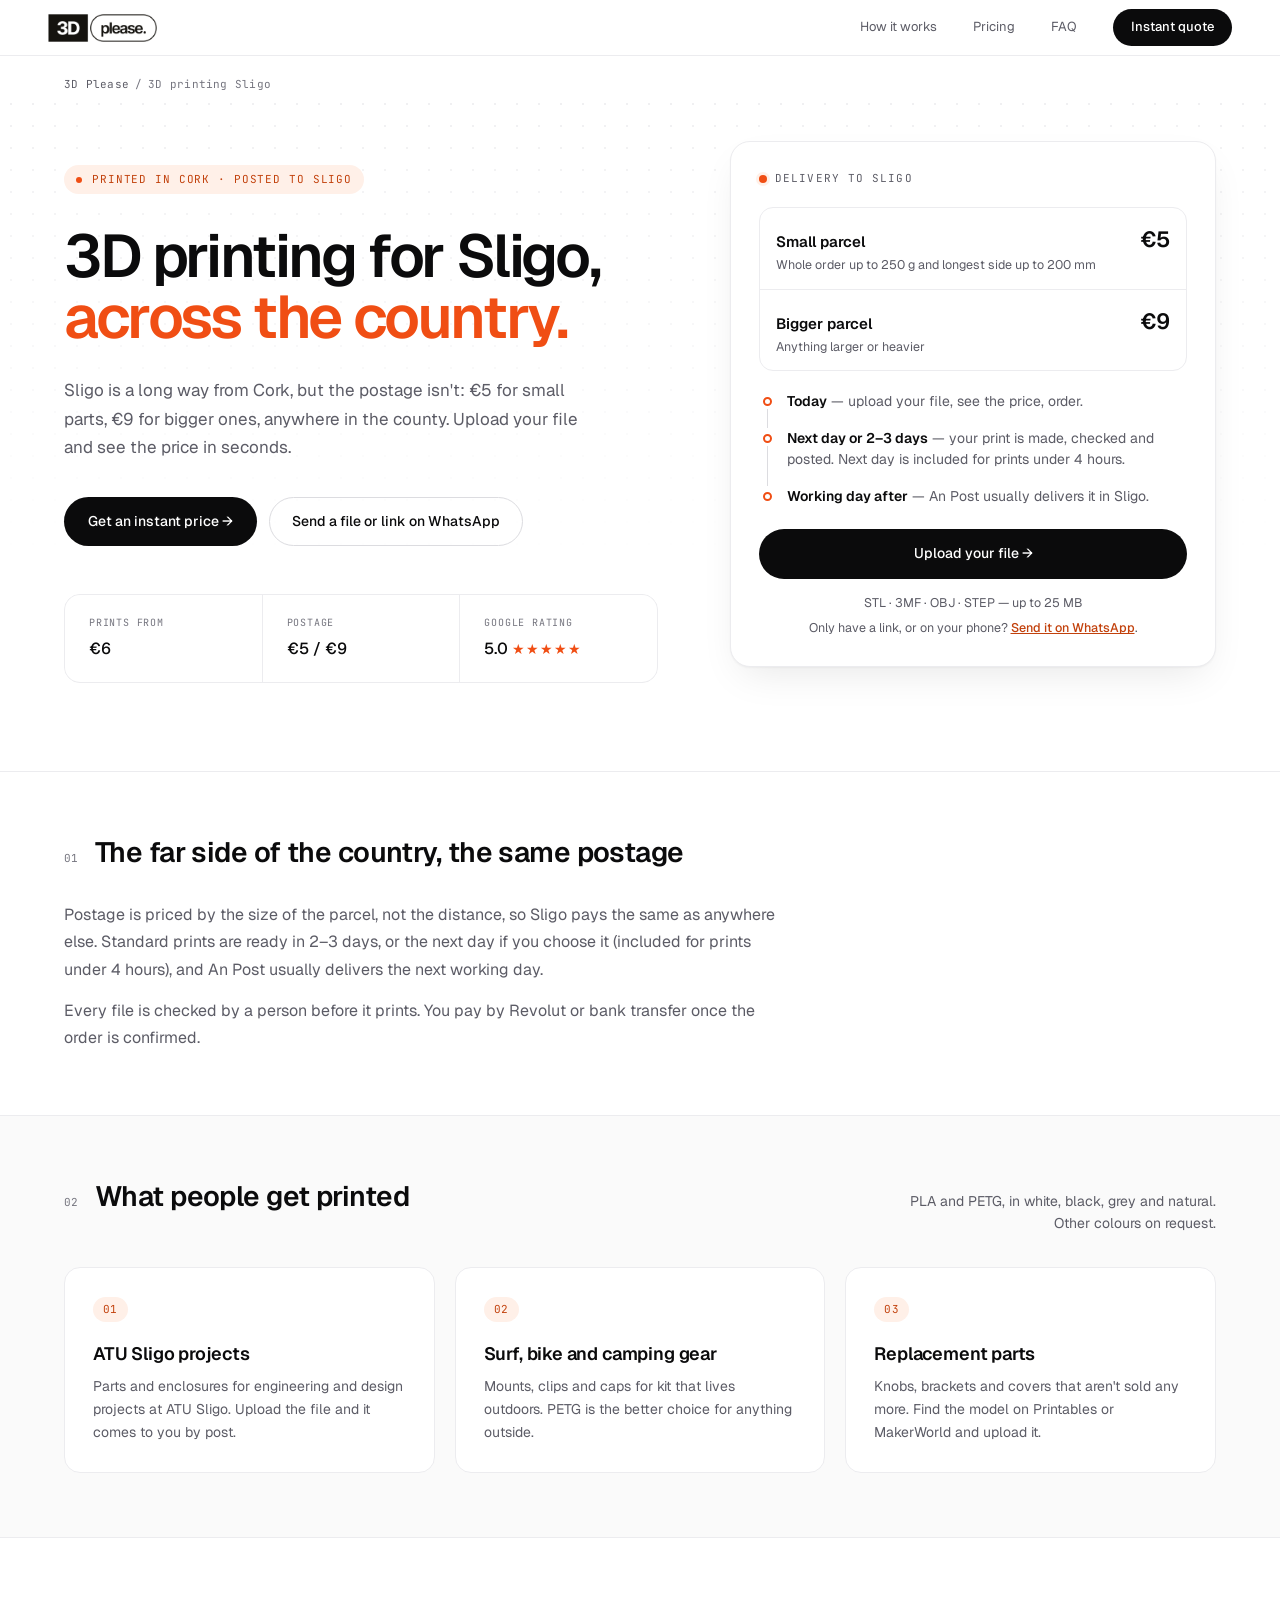
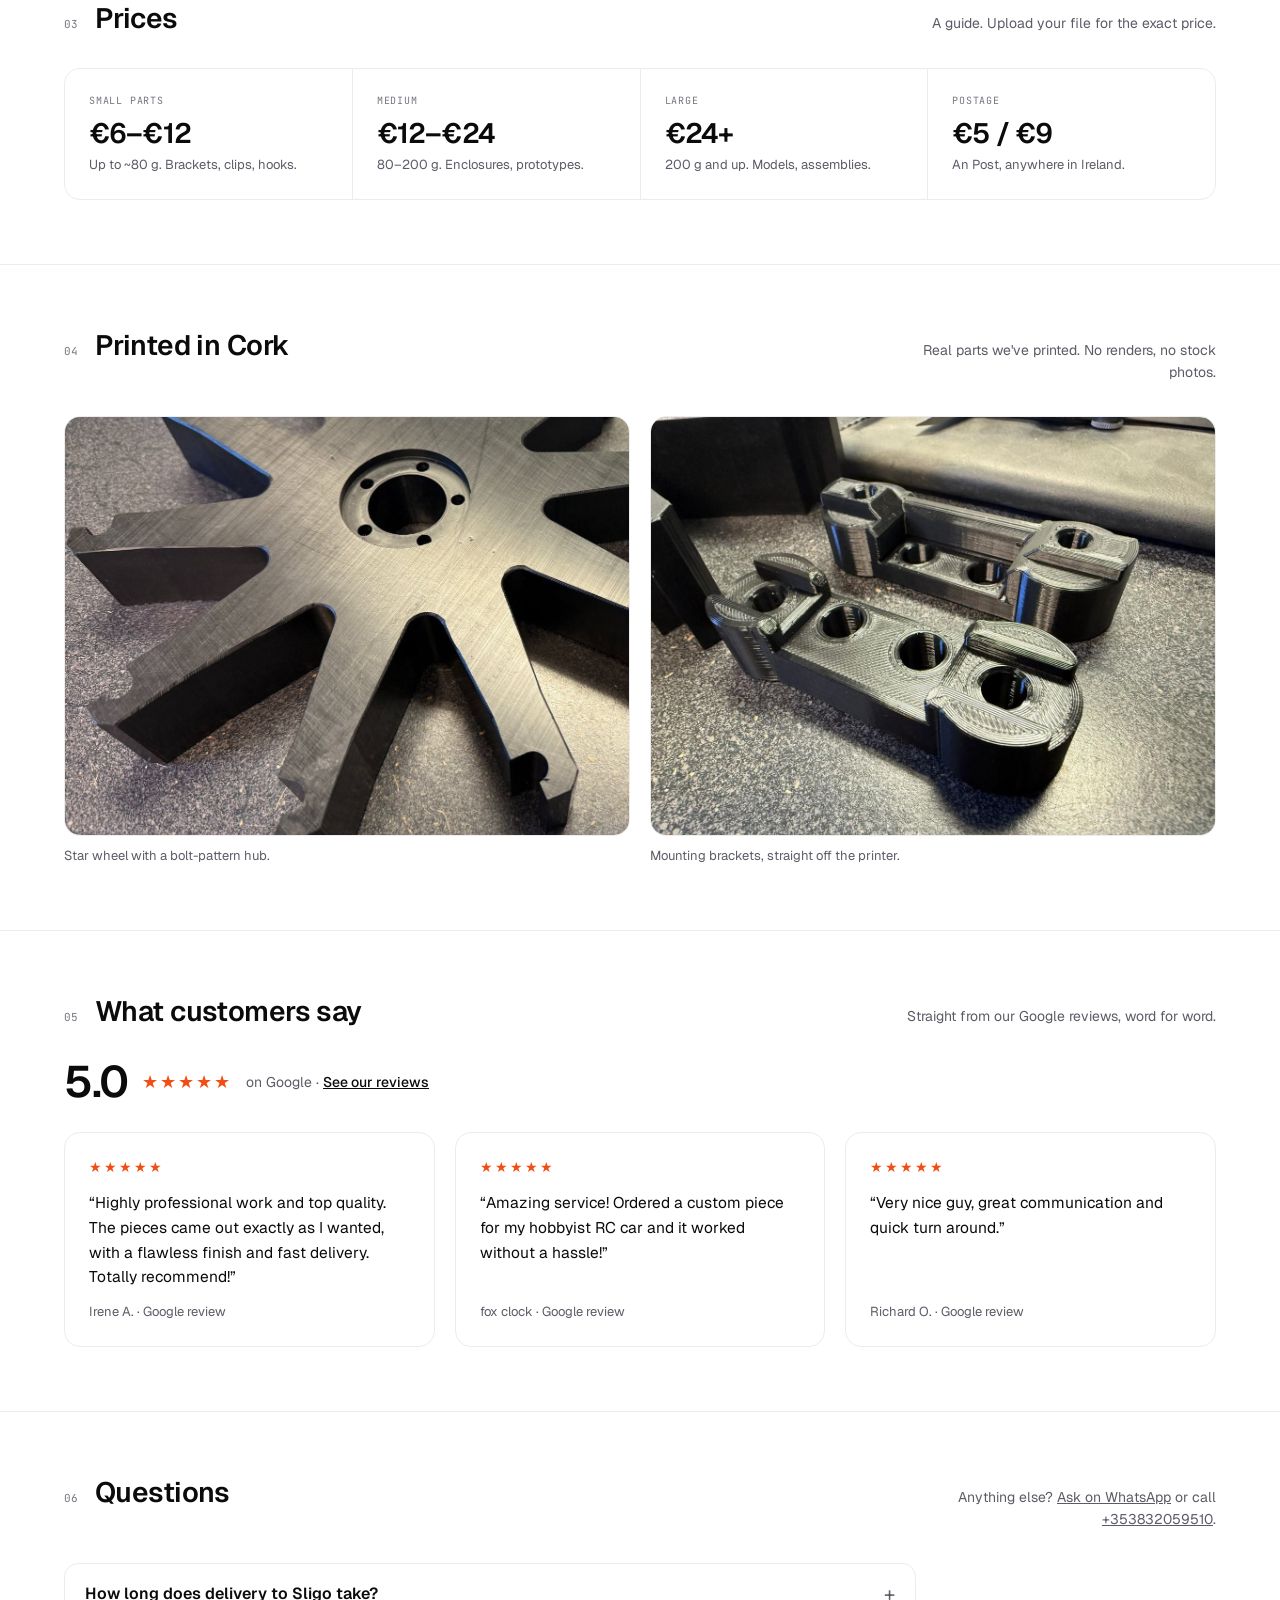
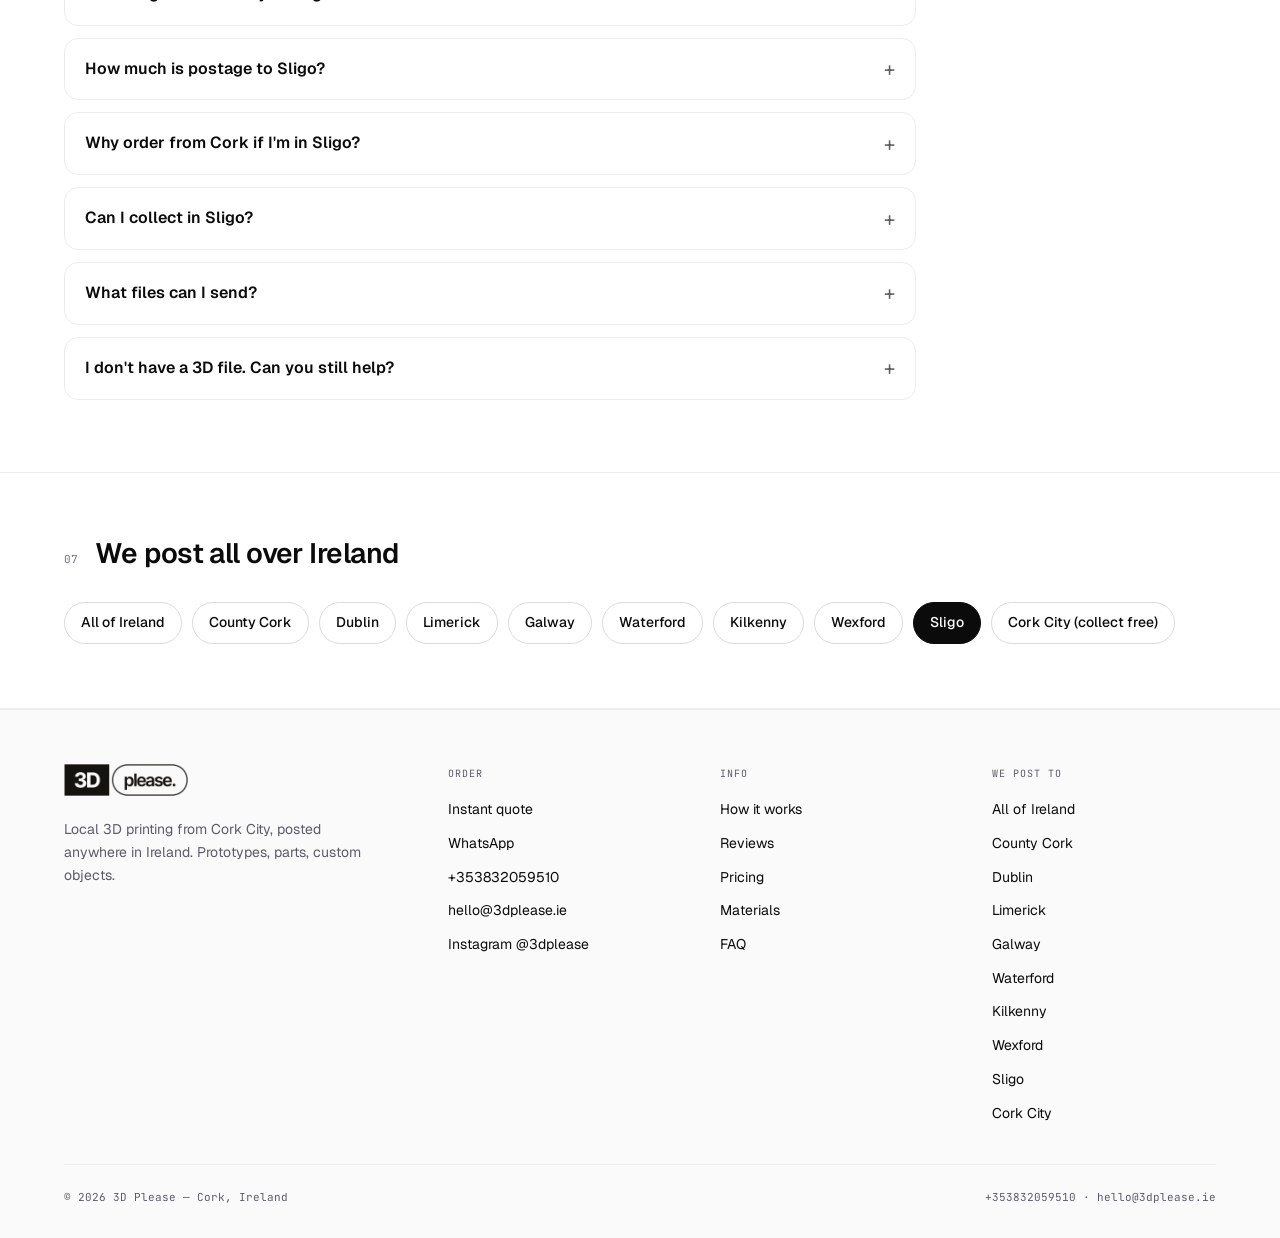
<file: 3d-printing-sligo.html>
<!DOCTYPE html>
<html lang="en">
<head>
<meta charset="UTF-8">
<meta name="viewport" content="width=device-width, initial-scale=1.0">
<title>3D Printing Sligo — Instant Price, Posted | 3D Please</title>
<meta name="description" content="3D printing for Sligo: upload your STL, 3MF, OBJ or STEP and see the price in seconds. Printed in Cork, posted to Sligo by An Post from €5.">
<link rel="canonical" href="https://3dplease.ie/3d-printing-sligo">
<meta property="og:title" content="3D Printing Sligo — Instant Price, Posted | 3D Please">
<meta property="og:description" content="3D printing for Sligo: upload your STL, 3MF, OBJ or STEP and see the price in seconds. Printed in Cork, posted to Sligo by An Post from €5.">
<meta property="og:url" content="https://3dplease.ie/3d-printing-sligo">
<meta property="og:type" content="website">
<meta property="og:image" content="https://3dplease.ie/og.png">
<meta property="og:image:width" content="1200">
<meta property="og:image:height" content="630">
<meta name="twitter:card" content="summary_large_image">
<script type="application/ld+json">
[
  {
    "@context": "https://schema.org",
    "@type": "Service",
    "name": "3D printing for Sligo",
    "serviceType": "3D printing",
    "url": "https://3dplease.ie/3d-printing-sligo",
    "areaServed": {
      "@type": "City",
      "name": "Sligo"
    },
    "provider": {
      "@type": "LocalBusiness",
      "name": "3D Please",
      "url": "https://3dplease.ie",
      "telephone": "+353832059510",
      "email": "hello@3dplease.ie",
      "image": "https://3dplease.ie/og.png",
      "address": {
        "@type": "PostalAddress",
        "addressLocality": "Cork",
        "addressCountry": "IE"
      }
    },
    "offers": {
      "@type": "Offer",
      "priceCurrency": "EUR",
      "price": "6.00",
      "description": "Prints from €6. An Post delivery €5 for small parts, €9 for bigger ones."
    }
  },
  {
    "@context": "https://schema.org",
    "@type": "BreadcrumbList",
    "itemListElement": [
      {
        "@type": "ListItem",
        "position": 1,
        "name": "3D Please",
        "item": "https://3dplease.ie/"
      },
      {
        "@type": "ListItem",
        "position": 2,
        "name": "3D printing Sligo",
        "item": "https://3dplease.ie/3d-printing-sligo"
      }
    ]
  }
]
</script>
<link rel="icon" type="image/svg+xml" href="data:image/svg+xml,%3Csvg xmlns='http://www.w3.org/2000/svg' viewBox='0 0 32 32'%3E%3Crect width='32' height='32' fill='%2318171a'/%3E%3Ctext x='16' y='22' font-family='-apple-system,BlinkMacSystemFont,system-ui,sans-serif' font-weight='900' font-size='14' fill='%23f6f3ed' text-anchor='middle'%3E3D%3C/text%3E%3C/svg%3E">
<link rel="preconnect" href="https://fonts.googleapis.com">
<link href="https://fonts.googleapis.com/css2?family=Geist:wght@300;400;500;600;700&family=JetBrains+Mono:wght@400;500&display=swap" rel="stylesheet">
<link rel="stylesheet" href="/area.css">

<!-- Google tag (gtag.js) -->
<script async src="https://www.googletagmanager.com/gtag/js?id=G-JWLKQWBCTT"></script>
<script>
  window.dataLayer = window.dataLayer || [];
  function gtag(){dataLayer.push(arguments);}
  gtag('js', new Date());
  gtag('config', 'G-JWLKQWBCTT');
  // Contact clicks: WhatsApp and phone links anywhere on the page
  document.addEventListener('click', function (e) {
    var a = e.target && e.target.closest ? e.target.closest('a[href]') : null;
    if (!a) return;
    var h = a.getAttribute('href') || '';
    if (h.indexOf('wa.me/') !== -1) {
      var designer = h.indexOf('designer') !== -1;
      gtag('event', designer ? 'designer_referral_click' : 'whatsapp_click', { link_place: a.getAttribute('data-place') || 'page' });
    } else if (h.indexOf('tel:') === 0) {
      gtag('event', 'phone_click', { link_place: a.getAttribute('data-place') || 'page' });
    }
  }, true);
</script>
</head>
<body>

<nav>
  <a class="nav-brand" href="/" aria-label="3D Please — home">
    <img src="/logo.png" width="560" height="144" alt="3D Please" class="logo-img">
  </a>
  <a class="nav-link" href="/#how">How it works</a>
  <a class="nav-link" href="/#pricing">Pricing</a>
  <a class="nav-link" href="/#faq">FAQ</a>
  <a class="nav-cta" href="/?loc=ireland#order">Instant quote</a>
</nav>

<div class="crumbs"><a href="/">3D Please</a><span>/</span>3D printing Sligo</div>

<section class="hero">
  <div class="hero-left">
    <div class="hero-tag">Printed in Cork · Posted to Sligo</div>
    <h1 class="hero-title">3D printing for Sligo,<br><em>across the country.</em></h1>
    <p class="hero-body">Sligo is a long way from Cork, but the postage isn&#x27;t: €5 for small parts, €9 for bigger ones, anywhere in the county. Upload your file and see the price in seconds.</p>
    <div class="hero-cta-row">
      <a href="/?loc=ireland#order" class="btn-primary">Get an instant price →</a>
      <a href="https://wa.me/353832059510?text=Hi%2C%20I%27d%20like%20a%20price%20for%20a%203D%20print%20posted%20to%20Sligo.%20Here%27s%20my%20file%20or%20link%3A" class="btn-secondary" target="_blank" rel="noopener" data-place="area-sligo">Send a file or link on WhatsApp</a>
    </div>
    <div class="hero-stats">
      <div class="stat">
        <span class="stat-label">Prints from</span>
        <span class="stat-value">€6</span>
      </div>
      <div class="stat">
        <span class="stat-label">Postage</span>
        <span class="stat-value">€5 / €9</span>
      </div>
      <div class="stat">
        <span class="stat-label">Google rating</span>
        <span class="stat-value">5.0 <span class="stars">★★★★★</span></span>
      </div>
    </div>
  </div>

  <aside class="hero-right">
    <div class="card">
      <div class="card-title"><span class="dot"></span>Delivery to Sligo</div>
      <div class="post-rows">
        <div class="post-row"><div><b>Small parcel</b><small>Whole order up to 250 g and longest side up to 200 mm</small></div><span class="amt">€5</span></div>
        <div class="post-row"><div><b>Bigger parcel</b><small>Anything larger or heavier</small></div><span class="amt">€9</span></div>
      </div>
      <ol class="timeline">
        <li><b>Today</b> — upload your file, see the price, order.</li>
        <li><b>Next day or 2–3 days</b> — your print is made, checked and posted. Next day is included for prints under 4 hours.</li>
        <li><b>Working day after</b> — An Post usually delivers it in Sligo.</li>
      </ol>
      <a href="/?loc=ireland#order" class="btn-primary">Upload your file →</a>
      <p class="card-note">STL · 3MF · OBJ · STEP — up to 25 MB</p>
      <p class="card-note">Only have a link, or on your phone? <a href="https://wa.me/353832059510?text=Hi%2C%20I%27d%20like%20a%20price%20for%20a%203D%20print%20posted%20to%20Sligo.%20Here%27s%20my%20file%20or%20link%3A" target="_blank" rel="noopener" data-place="area-sligo-card">Send it on WhatsApp</a>.</p>
    </div>
  </aside>
</section>

<section class="section">
  <div class="section-head">
    <div class="section-head-left">
      <span class="section-num">01</span>
      <h2 class="section-label">The far side of the country, the same postage</h2>
    </div>
  </div>
  <div class="prose">
    <p>Postage is priced by the size of the parcel, not the distance, so Sligo pays the same as anywhere else. Standard prints are ready in 2–3 days, or the next day if you choose it (included for prints under 4 hours), and An Post usually delivers the next working day.</p>
    <p>Every file is checked by a person before it prints. You pay by Revolut or bank transfer once the order is confirmed.</p>
  </div>
</section>

<section class="section tint">
  <div class="section-head">
    <div class="section-head-left">
      <span class="section-num">02</span>
      <h2 class="section-label">What people get printed</h2>
    </div>
    <p class="section-sub">PLA and PETG, in white, black, grey and natural. Other colours on request.</p>
  </div>
  <div class="cards3">
    <div class="tile">
      <span class="tile-num">01</span>
      <h3>ATU Sligo projects</h3>
      <p>Parts and enclosures for engineering and design projects at ATU Sligo. Upload the file and it comes to you by post.</p>
    </div>
    <div class="tile">
      <span class="tile-num">02</span>
      <h3>Surf, bike and camping gear</h3>
      <p>Mounts, clips and caps for kit that lives outdoors. PETG is the better choice for anything outside.</p>
    </div>
    <div class="tile">
      <span class="tile-num">03</span>
      <h3>Replacement parts</h3>
      <p>Knobs, brackets and covers that aren&#x27;t sold any more. Find the model on Printables or MakerWorld and upload it.</p>
    </div>
  </div>
</section>

<section class="section">
  <div class="section-head">
    <div class="section-head-left">
      <span class="section-num">03</span>
      <h2 class="section-label">Prices</h2>
    </div>
    <p class="section-sub">A guide. Upload your file for the exact price.</p>
  </div>
  <div class="price-strip">
    <div class="price-cell"><span class="stat-label">Small parts</span><b>€6–€12</b><small>Up to ~80 g. Brackets, clips, hooks.</small></div>
    <div class="price-cell"><span class="stat-label">Medium</span><b>€12–€24</b><small>80–200 g. Enclosures, prototypes.</small></div>
    <div class="price-cell"><span class="stat-label">Large</span><b>€24+</b><small>200 g and up. Models, assemblies.</small></div>
    <div class="price-cell"><span class="stat-label">Postage</span><b>€5 / €9</b><small>An Post, anywhere in Ireland.</small></div>
  </div>
</section>

<section class="section">
  <div class="section-head">
    <div class="section-head-left">
      <span class="section-num">04</span>
      <h2 class="section-label">Printed in Cork</h2>
    </div>
    <p class="section-sub">Real parts we've printed. No renders, no stock photos.</p>
  </div>
  <div class="gallery">
    <figure>
      <img src="/print-star-wheel.jpg" width="1200" height="1081" loading="lazy" alt="Large black star-shaped wheel with nine arms and a bolted hub">
      <figcaption>Star wheel with a bolt-pattern hub.</figcaption>
    </figure>
    <figure>
      <img src="/print-brackets.jpg" width="1200" height="900" loading="lazy" alt="Two black 3D-printed mounting brackets with bolt holes, showing fine layer lines">
      <figcaption>Mounting brackets, straight off the printer.</figcaption>
    </figure>
  </div>
</section>

<section class="section">
  <div class="section-head">
    <div class="section-head-left">
      <span class="section-num">05</span>
      <h2 class="section-label">What customers say</h2>
    </div>
    <p class="section-sub">Straight from our Google reviews, word for word.</p>
  </div>
  <div class="rating-row">
    <span class="rating-big">5.0</span>
    <span class="stars" aria-label="Rated 5 out of 5">★★★★★</span>
    <span class="rating-meta">on Google · <a href="https://g.page/r/CYiCOIpLPXshEAE" target="_blank" rel="noopener">See our reviews</a></span>
  </div>
  <div class="reviews-grid">
    <figure class="review">
      <span class="stars" aria-label="5 out of 5 stars">★★★★★</span>
      <blockquote>“Highly professional work and top quality. The pieces came out exactly as I wanted, with a flawless finish and fast delivery. Totally recommend!”</blockquote>
      <figcaption>Irene A. · Google review</figcaption>
    </figure>
    <figure class="review">
      <span class="stars" aria-label="5 out of 5 stars">★★★★★</span>
      <blockquote>“Amazing service! Ordered a custom piece for my hobbyist RC car and it worked without a hassle!”</blockquote>
      <figcaption>fox clock · Google review</figcaption>
    </figure>
    <figure class="review">
      <span class="stars" aria-label="5 out of 5 stars">★★★★★</span>
      <blockquote>“Very nice guy, great communication and quick turn around.”</blockquote>
      <figcaption>Richard O. · Google review</figcaption>
    </figure>
  </div>
</section>

<section class="section">
  <div class="section-head">
    <div class="section-head-left">
      <span class="section-num">06</span>
      <h2 class="section-label">Questions</h2>
    </div>
    <p class="section-sub">Anything else? <a href="https://wa.me/353832059510" target="_blank" rel="noopener" data-place="area-sligo">Ask on WhatsApp</a> or call <a href="tel:+353832059510" style="white-space:nowrap" data-place="area-sligo">+353832059510</a>.</p>
  </div>
  <div class="faq">
    <details>
      <summary>How long does delivery to Sligo take?</summary>
      <p>Standard prints are ready in 2–3 days. If you choose Next day in the quote, it's included for prints under 4 hours (+€3 for longer ones, when there's capacity). We post it the day it's ready, and An Post usually delivers to Sligo the next working day.</p>
    </details>
    <details>
      <summary>How much is postage to Sligo?</summary>
      <p>€5 if the whole order weighs up to 250 g and its longest side is up to 200 mm, €9 for anything bigger. The price box adds the right one, so you see the full total before you order.</p>
    </details>
    <details>
      <summary>Why order from Cork if I&#x27;m in Sligo?</summary>
      <p>You get the price on screen straight away, without emails back and forth, and the postage is the same as anywhere else in Ireland.</p>
    </details>
    <details>
      <summary>Can I collect in Sligo?</summary>
      <p>No, we don't have a pickup point in Sligo. Everything is printed in Cork and sent by An Post. If you're ever in Cork, collection in the city centre is free — choose "Collect in Cork" in the quote.</p>
    </details>
    <details>
      <summary>What files can I send?</summary>
      <p>STL, 3MF, OBJ and STEP all get an instant price. Files up to 25 MB, and parts up to 256 mm on each side. Bigger parts can be printed in sections for you to put together. If a file can't be read automatically, send it anyway and we'll price it by hand.</p>
    </details>
    <details>
      <summary>I don&#x27;t have a 3D file. Can you still help?</summary>
      <p>Most everyday parts already exist as free models on <a href="https://www.printables.com/" target="_blank" rel="noopener">Printables</a>, <a href="https://makerworld.com/" target="_blank" rel="noopener">MakerWorld</a> or <a href="https://www.thingiverse.com/" target="_blank" rel="noopener">Thingiverse</a>. Download the STL or 3MF and upload it, or send us the link on WhatsApp. If you need something designed from scratch, message us and we'll recommend a designer we trust.</p>
    </details>
  </div>
</section>

<section class="section">
  <div class="section-head">
    <div class="section-head-left">
      <span class="section-num">07</span>
      <h2 class="section-label">We post all over Ireland</h2>
    </div>
  </div>
  <div class="area-links">
    <a href="/3d-printing-ireland">All of Ireland</a>
    <a href="/3d-printing-county-cork">County Cork</a>
    <a href="/3d-printing-dublin">Dublin</a>
    <a href="/3d-printing-limerick">Limerick</a>
    <a href="/3d-printing-galway">Galway</a>
    <a href="/3d-printing-waterford">Waterford</a>
    <a href="/3d-printing-kilkenny">Kilkenny</a>
    <a href="/3d-printing-wexford">Wexford</a>
    <a href="/3d-printing-sligo" aria-current="page">Sligo</a>
    <a href="/">Cork City (collect free)</a>
  </div>
</section>

<footer>
  <div class="footer-grid">
    <div>
      <a class="footer-brand-logo" href="/" aria-label="3D Please — home">
        <img src="/logo.png" width="560" height="144" alt="3D Please" class="logo-img logo-img-footer">
      </a>
      <p class="footer-tagline">Local 3D printing from Cork City, posted anywhere in Ireland. Prototypes, parts, custom objects.</p>
    </div>
    <div>
      <span class="footer-col-title">Order</span>
      <ul class="footer-links">
        <li><a href="/?loc=ireland#order">Instant quote</a></li>
        <li><a href="https://wa.me/353832059510" target="_blank" rel="noopener" data-place="area-sligo">WhatsApp</a></li>
        <li><a href="tel:+353832059510" data-place="area-sligo">+353832059510</a></li>
        <li><a href="mailto:hello@3dplease.ie">hello@3dplease.ie</a></li>
        <li><a href="https://www.instagram.com/3dplease/" target="_blank" rel="noopener">Instagram @3dplease</a></li>
      </ul>
    </div>
    <div>
      <span class="footer-col-title">Info</span>
      <ul class="footer-links">
        <li><a href="/#how">How it works</a></li>
        <li><a href="/#reviews">Reviews</a></li>
        <li><a href="/#pricing">Pricing</a></li>
        <li><a href="/#materials">Materials</a></li>
        <li><a href="/#faq">FAQ</a></li>
      </ul>
    </div>
    <div>
      <span class="footer-col-title">We post to</span>
      <ul class="footer-links">
        <li><a href="/3d-printing-ireland">All of Ireland</a></li>
        <li><a href="/3d-printing-county-cork">County Cork</a></li>
        <li><a href="/3d-printing-dublin">Dublin</a></li>
        <li><a href="/3d-printing-limerick">Limerick</a></li>
        <li><a href="/3d-printing-galway">Galway</a></li>
        <li><a href="/3d-printing-waterford">Waterford</a></li>
        <li><a href="/3d-printing-kilkenny">Kilkenny</a></li>
        <li><a href="/3d-printing-wexford">Wexford</a></li>
        <li><a href="/3d-printing-sligo">Sligo</a></li>
        <li><a href="/">Cork City</a></li>
      </ul>
    </div>
  </div>
  <div class="footer-bottom">
    <span class="footer-copy">© 2026 3D Please — Cork, Ireland</span>
    <span class="footer-copy">+353832059510 · hello@3dplease.ie</span>
  </div>
</footer>

</body>
</html>
</file>
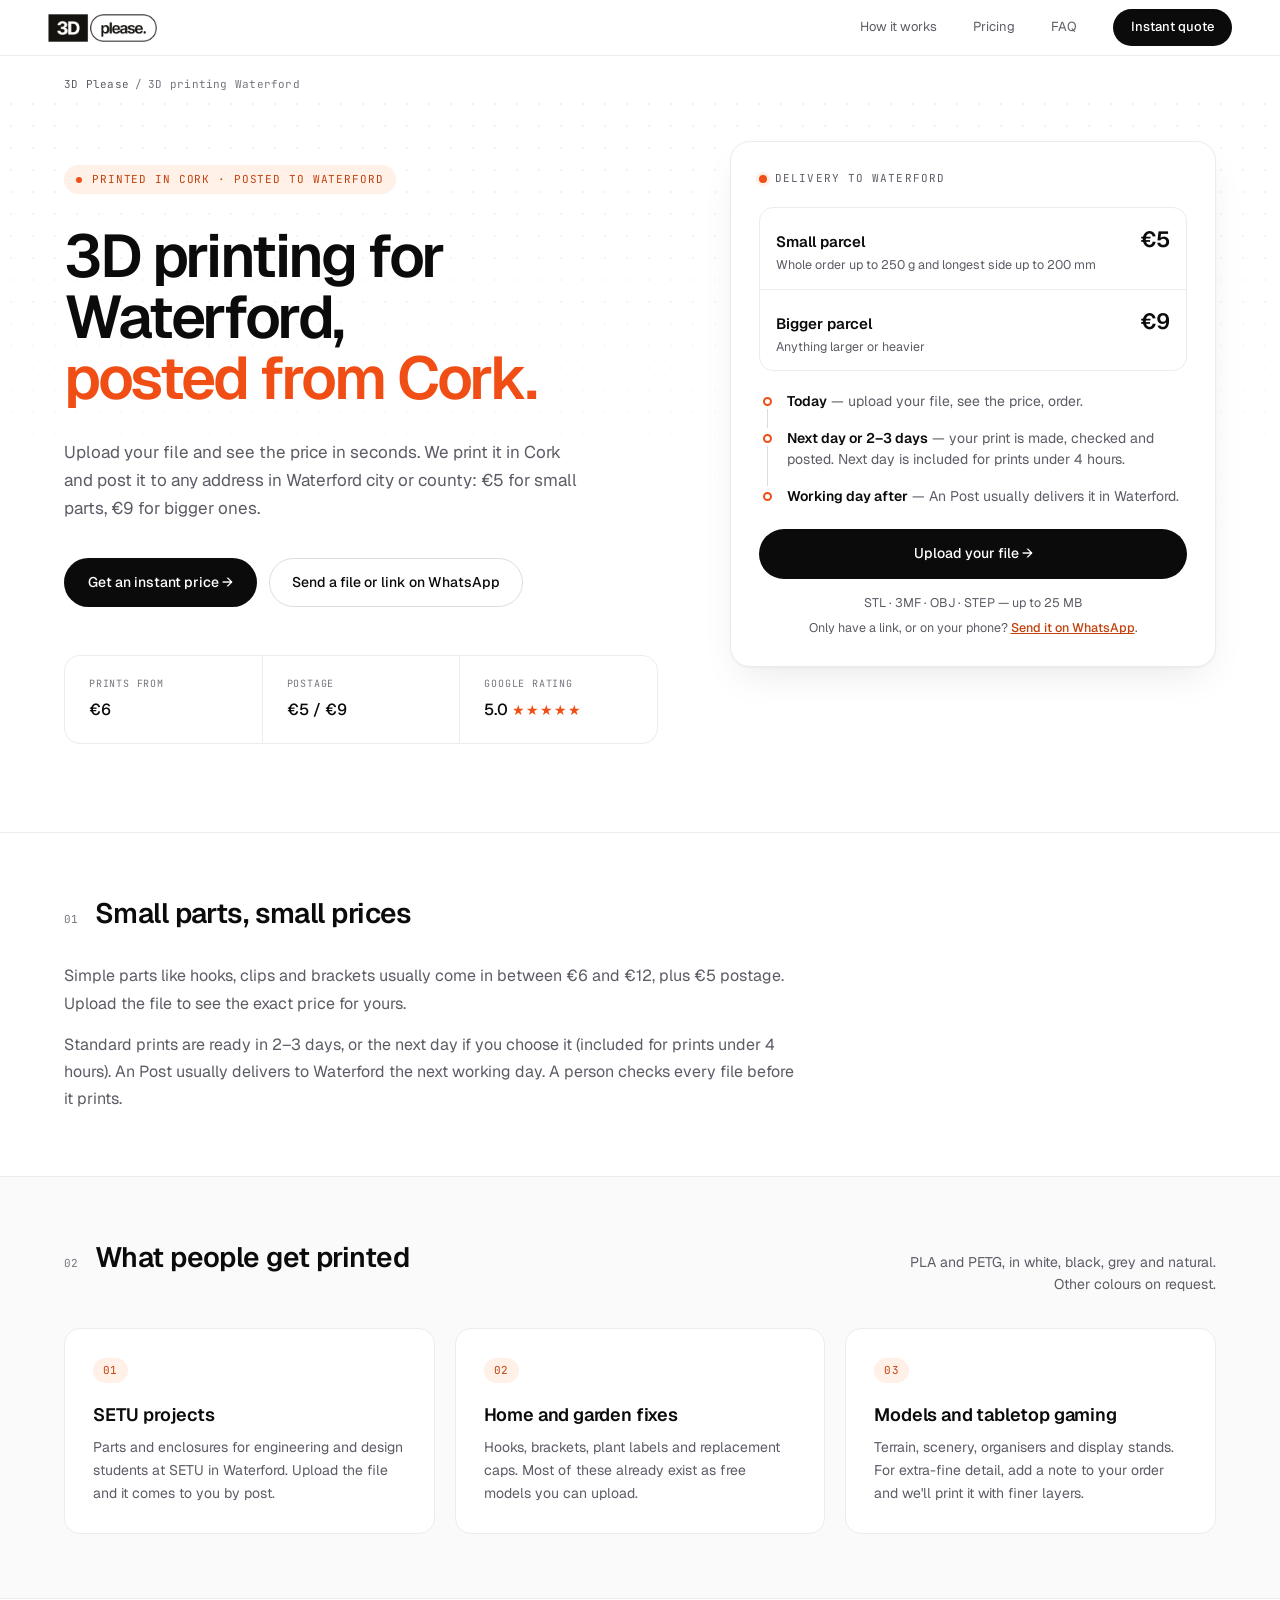
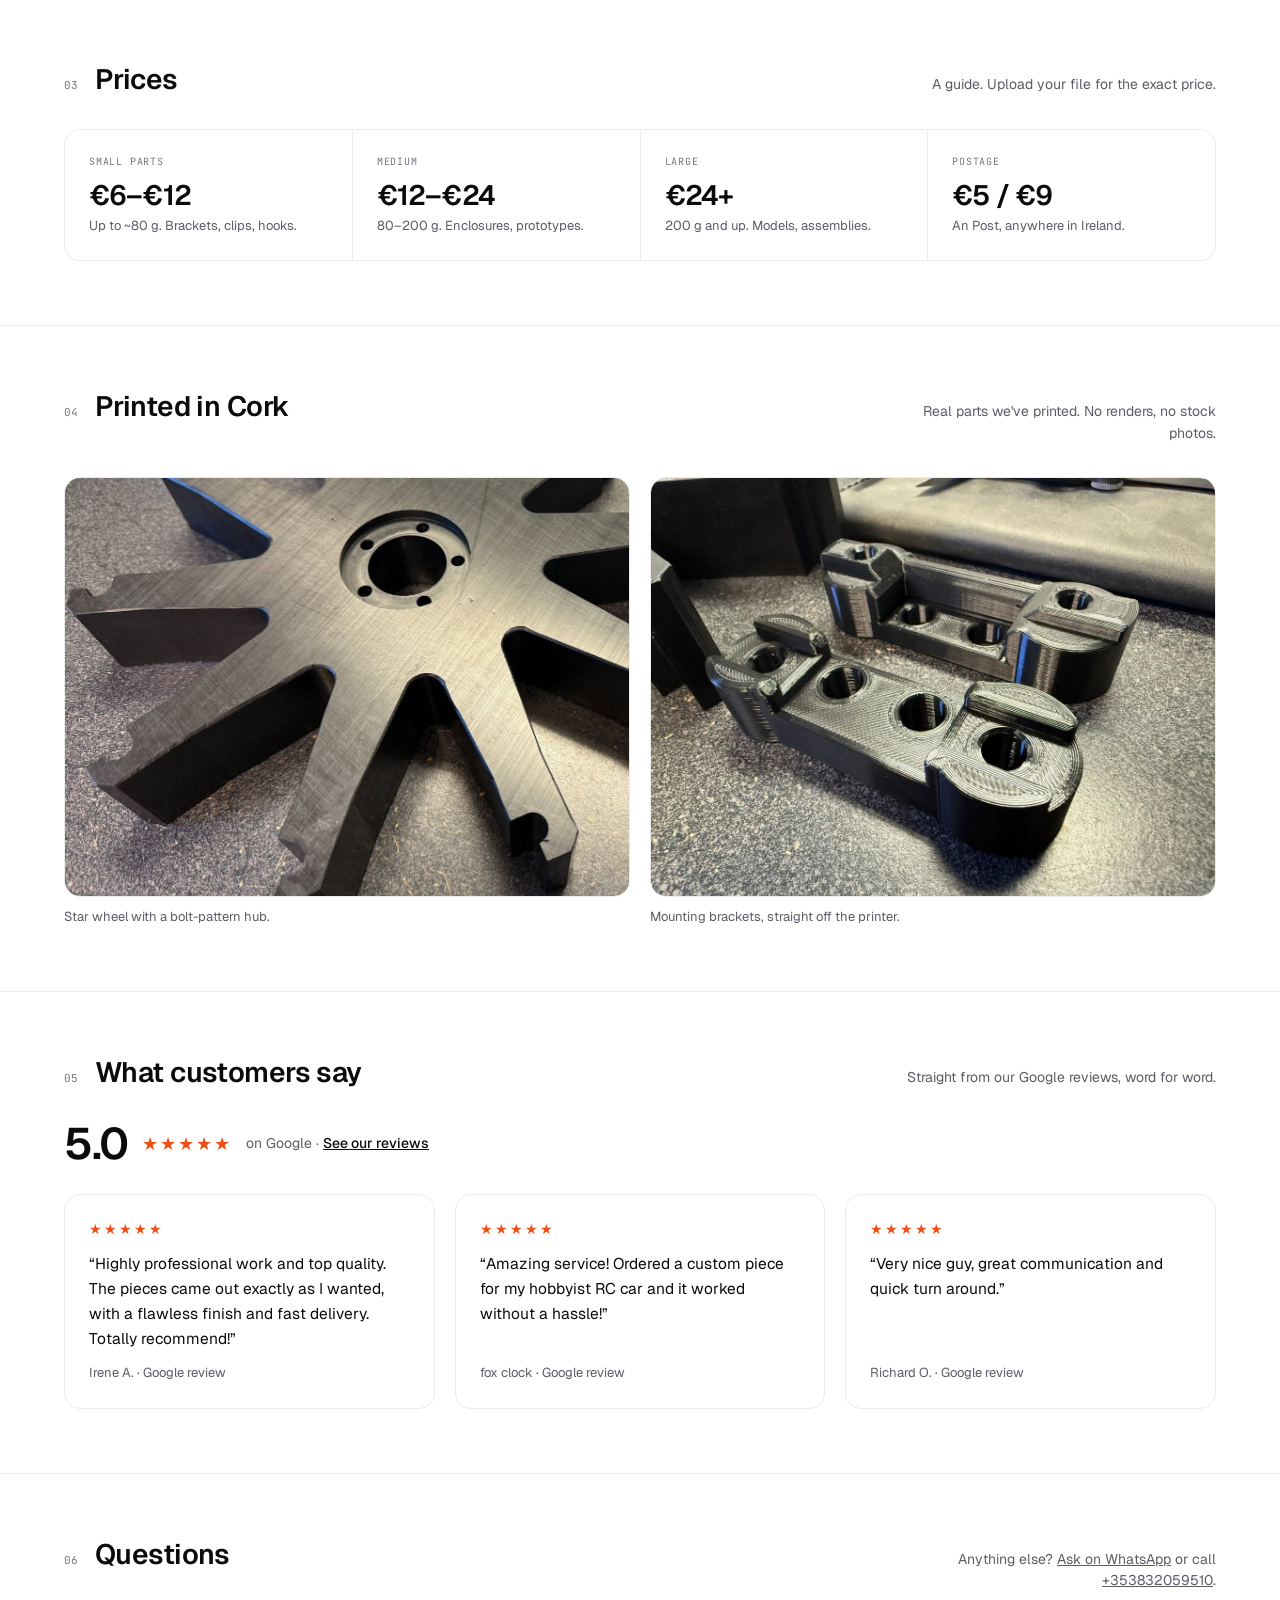
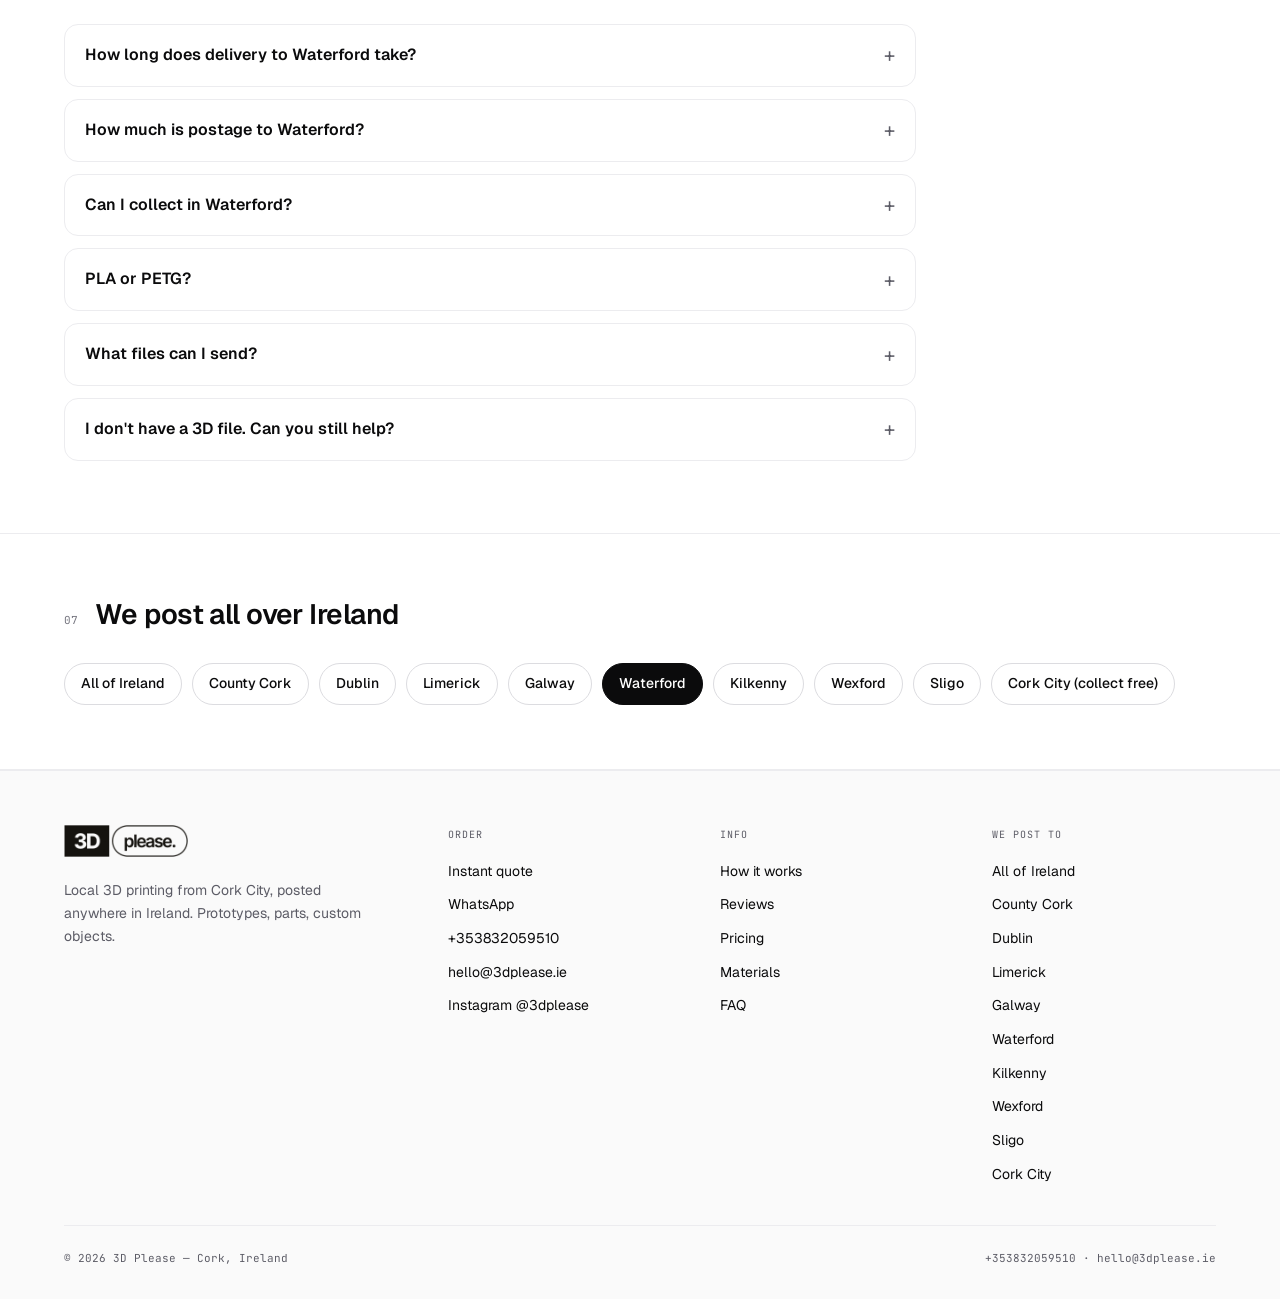
<file: 3d-printing-waterford.html>
<!DOCTYPE html>
<html lang="en">
<head>
<meta charset="UTF-8">
<meta name="viewport" content="width=device-width, initial-scale=1.0">
<title>3D Printing Waterford — Instant Price, Posted | 3D Please</title>
<meta name="description" content="3D printing for Waterford: upload your STL, 3MF, OBJ or STEP and see the price in seconds. Printed in Cork, posted to Waterford by An Post from €5.">
<link rel="canonical" href="https://3dplease.ie/3d-printing-waterford">
<meta property="og:title" content="3D Printing Waterford — Instant Price, Posted | 3D Please">
<meta property="og:description" content="3D printing for Waterford: upload your STL, 3MF, OBJ or STEP and see the price in seconds. Printed in Cork, posted to Waterford by An Post from €5.">
<meta property="og:url" content="https://3dplease.ie/3d-printing-waterford">
<meta property="og:type" content="website">
<meta property="og:image" content="https://3dplease.ie/og.png">
<meta property="og:image:width" content="1200">
<meta property="og:image:height" content="630">
<meta name="twitter:card" content="summary_large_image">
<script type="application/ld+json">
[
  {
    "@context": "https://schema.org",
    "@type": "Service",
    "name": "3D printing for Waterford",
    "serviceType": "3D printing",
    "url": "https://3dplease.ie/3d-printing-waterford",
    "areaServed": {
      "@type": "City",
      "name": "Waterford"
    },
    "provider": {
      "@type": "LocalBusiness",
      "name": "3D Please",
      "url": "https://3dplease.ie",
      "telephone": "+353832059510",
      "email": "hello@3dplease.ie",
      "image": "https://3dplease.ie/og.png",
      "address": {
        "@type": "PostalAddress",
        "addressLocality": "Cork",
        "addressCountry": "IE"
      }
    },
    "offers": {
      "@type": "Offer",
      "priceCurrency": "EUR",
      "price": "6.00",
      "description": "Prints from €6. An Post delivery €5 for small parts, €9 for bigger ones."
    }
  },
  {
    "@context": "https://schema.org",
    "@type": "BreadcrumbList",
    "itemListElement": [
      {
        "@type": "ListItem",
        "position": 1,
        "name": "3D Please",
        "item": "https://3dplease.ie/"
      },
      {
        "@type": "ListItem",
        "position": 2,
        "name": "3D printing Waterford",
        "item": "https://3dplease.ie/3d-printing-waterford"
      }
    ]
  }
]
</script>
<link rel="icon" type="image/svg+xml" href="data:image/svg+xml,%3Csvg xmlns='http://www.w3.org/2000/svg' viewBox='0 0 32 32'%3E%3Crect width='32' height='32' fill='%2318171a'/%3E%3Ctext x='16' y='22' font-family='-apple-system,BlinkMacSystemFont,system-ui,sans-serif' font-weight='900' font-size='14' fill='%23f6f3ed' text-anchor='middle'%3E3D%3C/text%3E%3C/svg%3E">
<link rel="preconnect" href="https://fonts.googleapis.com">
<link href="https://fonts.googleapis.com/css2?family=Geist:wght@300;400;500;600;700&family=JetBrains+Mono:wght@400;500&display=swap" rel="stylesheet">
<link rel="stylesheet" href="/area.css">

<!-- Google tag (gtag.js) -->
<script async src="https://www.googletagmanager.com/gtag/js?id=G-JWLKQWBCTT"></script>
<script>
  window.dataLayer = window.dataLayer || [];
  function gtag(){dataLayer.push(arguments);}
  gtag('js', new Date());
  gtag('config', 'G-JWLKQWBCTT');
  // Contact clicks: WhatsApp and phone links anywhere on the page
  document.addEventListener('click', function (e) {
    var a = e.target && e.target.closest ? e.target.closest('a[href]') : null;
    if (!a) return;
    var h = a.getAttribute('href') || '';
    if (h.indexOf('wa.me/') !== -1) {
      var designer = h.indexOf('designer') !== -1;
      gtag('event', designer ? 'designer_referral_click' : 'whatsapp_click', { link_place: a.getAttribute('data-place') || 'page' });
    } else if (h.indexOf('tel:') === 0) {
      gtag('event', 'phone_click', { link_place: a.getAttribute('data-place') || 'page' });
    }
  }, true);
</script>
</head>
<body>

<nav>
  <a class="nav-brand" href="/" aria-label="3D Please — home">
    <img src="/logo.png" width="560" height="144" alt="3D Please" class="logo-img">
  </a>
  <a class="nav-link" href="/#how">How it works</a>
  <a class="nav-link" href="/#pricing">Pricing</a>
  <a class="nav-link" href="/#faq">FAQ</a>
  <a class="nav-cta" href="/?loc=ireland#order">Instant quote</a>
</nav>

<div class="crumbs"><a href="/">3D Please</a><span>/</span>3D printing Waterford</div>

<section class="hero">
  <div class="hero-left">
    <div class="hero-tag">Printed in Cork · Posted to Waterford</div>
    <h1 class="hero-title">3D printing for Waterford,<br><em>posted from Cork.</em></h1>
    <p class="hero-body">Upload your file and see the price in seconds. We print it in Cork and post it to any address in Waterford city or county: €5 for small parts, €9 for bigger ones.</p>
    <div class="hero-cta-row">
      <a href="/?loc=ireland#order" class="btn-primary">Get an instant price →</a>
      <a href="https://wa.me/353832059510?text=Hi%2C%20I%27d%20like%20a%20price%20for%20a%203D%20print%20posted%20to%20Waterford.%20Here%27s%20my%20file%20or%20link%3A" class="btn-secondary" target="_blank" rel="noopener" data-place="area-waterford">Send a file or link on WhatsApp</a>
    </div>
    <div class="hero-stats">
      <div class="stat">
        <span class="stat-label">Prints from</span>
        <span class="stat-value">€6</span>
      </div>
      <div class="stat">
        <span class="stat-label">Postage</span>
        <span class="stat-value">€5 / €9</span>
      </div>
      <div class="stat">
        <span class="stat-label">Google rating</span>
        <span class="stat-value">5.0 <span class="stars">★★★★★</span></span>
      </div>
    </div>
  </div>

  <aside class="hero-right">
    <div class="card">
      <div class="card-title"><span class="dot"></span>Delivery to Waterford</div>
      <div class="post-rows">
        <div class="post-row"><div><b>Small parcel</b><small>Whole order up to 250 g and longest side up to 200 mm</small></div><span class="amt">€5</span></div>
        <div class="post-row"><div><b>Bigger parcel</b><small>Anything larger or heavier</small></div><span class="amt">€9</span></div>
      </div>
      <ol class="timeline">
        <li><b>Today</b> — upload your file, see the price, order.</li>
        <li><b>Next day or 2–3 days</b> — your print is made, checked and posted. Next day is included for prints under 4 hours.</li>
        <li><b>Working day after</b> — An Post usually delivers it in Waterford.</li>
      </ol>
      <a href="/?loc=ireland#order" class="btn-primary">Upload your file →</a>
      <p class="card-note">STL · 3MF · OBJ · STEP — up to 25 MB</p>
      <p class="card-note">Only have a link, or on your phone? <a href="https://wa.me/353832059510?text=Hi%2C%20I%27d%20like%20a%20price%20for%20a%203D%20print%20posted%20to%20Waterford.%20Here%27s%20my%20file%20or%20link%3A" target="_blank" rel="noopener" data-place="area-waterford-card">Send it on WhatsApp</a>.</p>
    </div>
  </aside>
</section>

<section class="section">
  <div class="section-head">
    <div class="section-head-left">
      <span class="section-num">01</span>
      <h2 class="section-label">Small parts, small prices</h2>
    </div>
  </div>
  <div class="prose">
    <p>Simple parts like hooks, clips and brackets usually come in between €6 and €12, plus €5 postage. Upload the file to see the exact price for yours.</p>
    <p>Standard prints are ready in 2–3 days, or the next day if you choose it (included for prints under 4 hours). An Post usually delivers to Waterford the next working day. A person checks every file before it prints.</p>
  </div>
</section>

<section class="section tint">
  <div class="section-head">
    <div class="section-head-left">
      <span class="section-num">02</span>
      <h2 class="section-label">What people get printed</h2>
    </div>
    <p class="section-sub">PLA and PETG, in white, black, grey and natural. Other colours on request.</p>
  </div>
  <div class="cards3">
    <div class="tile">
      <span class="tile-num">01</span>
      <h3>SETU projects</h3>
      <p>Parts and enclosures for engineering and design students at SETU in Waterford. Upload the file and it comes to you by post.</p>
    </div>
    <div class="tile">
      <span class="tile-num">02</span>
      <h3>Home and garden fixes</h3>
      <p>Hooks, brackets, plant labels and replacement caps. Most of these already exist as free models you can upload.</p>
    </div>
    <div class="tile">
      <span class="tile-num">03</span>
      <h3>Models and tabletop gaming</h3>
      <p>Terrain, scenery, organisers and display stands. For extra-fine detail, add a note to your order and we&#x27;ll print it with finer layers.</p>
    </div>
  </div>
</section>

<section class="section">
  <div class="section-head">
    <div class="section-head-left">
      <span class="section-num">03</span>
      <h2 class="section-label">Prices</h2>
    </div>
    <p class="section-sub">A guide. Upload your file for the exact price.</p>
  </div>
  <div class="price-strip">
    <div class="price-cell"><span class="stat-label">Small parts</span><b>€6–€12</b><small>Up to ~80 g. Brackets, clips, hooks.</small></div>
    <div class="price-cell"><span class="stat-label">Medium</span><b>€12–€24</b><small>80–200 g. Enclosures, prototypes.</small></div>
    <div class="price-cell"><span class="stat-label">Large</span><b>€24+</b><small>200 g and up. Models, assemblies.</small></div>
    <div class="price-cell"><span class="stat-label">Postage</span><b>€5 / €9</b><small>An Post, anywhere in Ireland.</small></div>
  </div>
</section>

<section class="section">
  <div class="section-head">
    <div class="section-head-left">
      <span class="section-num">04</span>
      <h2 class="section-label">Printed in Cork</h2>
    </div>
    <p class="section-sub">Real parts we've printed. No renders, no stock photos.</p>
  </div>
  <div class="gallery">
    <figure>
      <img src="/print-star-wheel.jpg" width="1200" height="1081" loading="lazy" alt="Large black star-shaped wheel with nine arms and a bolted hub">
      <figcaption>Star wheel with a bolt-pattern hub.</figcaption>
    </figure>
    <figure>
      <img src="/print-brackets.jpg" width="1200" height="900" loading="lazy" alt="Two black 3D-printed mounting brackets with bolt holes, showing fine layer lines">
      <figcaption>Mounting brackets, straight off the printer.</figcaption>
    </figure>
  </div>
</section>

<section class="section">
  <div class="section-head">
    <div class="section-head-left">
      <span class="section-num">05</span>
      <h2 class="section-label">What customers say</h2>
    </div>
    <p class="section-sub">Straight from our Google reviews, word for word.</p>
  </div>
  <div class="rating-row">
    <span class="rating-big">5.0</span>
    <span class="stars" aria-label="Rated 5 out of 5">★★★★★</span>
    <span class="rating-meta">on Google · <a href="https://g.page/r/CYiCOIpLPXshEAE" target="_blank" rel="noopener">See our reviews</a></span>
  </div>
  <div class="reviews-grid">
    <figure class="review">
      <span class="stars" aria-label="5 out of 5 stars">★★★★★</span>
      <blockquote>“Highly professional work and top quality. The pieces came out exactly as I wanted, with a flawless finish and fast delivery. Totally recommend!”</blockquote>
      <figcaption>Irene A. · Google review</figcaption>
    </figure>
    <figure class="review">
      <span class="stars" aria-label="5 out of 5 stars">★★★★★</span>
      <blockquote>“Amazing service! Ordered a custom piece for my hobbyist RC car and it worked without a hassle!”</blockquote>
      <figcaption>fox clock · Google review</figcaption>
    </figure>
    <figure class="review">
      <span class="stars" aria-label="5 out of 5 stars">★★★★★</span>
      <blockquote>“Very nice guy, great communication and quick turn around.”</blockquote>
      <figcaption>Richard O. · Google review</figcaption>
    </figure>
  </div>
</section>

<section class="section">
  <div class="section-head">
    <div class="section-head-left">
      <span class="section-num">06</span>
      <h2 class="section-label">Questions</h2>
    </div>
    <p class="section-sub">Anything else? <a href="https://wa.me/353832059510" target="_blank" rel="noopener" data-place="area-waterford">Ask on WhatsApp</a> or call <a href="tel:+353832059510" style="white-space:nowrap" data-place="area-waterford">+353832059510</a>.</p>
  </div>
  <div class="faq">
    <details>
      <summary>How long does delivery to Waterford take?</summary>
      <p>Standard prints are ready in 2–3 days. If you choose Next day in the quote, it's included for prints under 4 hours (+€3 for longer ones, when there's capacity). We post it the day it's ready, and An Post usually delivers to Waterford the next working day.</p>
    </details>
    <details>
      <summary>How much is postage to Waterford?</summary>
      <p>€5 if the whole order weighs up to 250 g and its longest side is up to 200 mm, €9 for anything bigger. The price box adds the right one, so you see the full total before you order.</p>
    </details>
    <details>
      <summary>Can I collect in Waterford?</summary>
      <p>No, we don't have a pickup point in Waterford. Everything is printed in Cork and sent by An Post. If you're ever in Cork, collection in the city centre is free — choose "Collect in Cork" in the quote.</p>
    </details>
    <details>
      <summary>PLA or PETG?</summary>
      <p>PLA suits most things: clean finish and accurate, for indoor parts, prototypes and models. PETG is stronger and handles heat better, for parts under stress or outdoors. PETG is +€1 per order.</p>
    </details>
    <details>
      <summary>What files can I send?</summary>
      <p>STL, 3MF, OBJ and STEP all get an instant price. Files up to 25 MB, and parts up to 256 mm on each side. Bigger parts can be printed in sections for you to put together. If a file can't be read automatically, send it anyway and we'll price it by hand.</p>
    </details>
    <details>
      <summary>I don&#x27;t have a 3D file. Can you still help?</summary>
      <p>Most everyday parts already exist as free models on <a href="https://www.printables.com/" target="_blank" rel="noopener">Printables</a>, <a href="https://makerworld.com/" target="_blank" rel="noopener">MakerWorld</a> or <a href="https://www.thingiverse.com/" target="_blank" rel="noopener">Thingiverse</a>. Download the STL or 3MF and upload it, or send us the link on WhatsApp. If you need something designed from scratch, message us and we'll recommend a designer we trust.</p>
    </details>
  </div>
</section>

<section class="section">
  <div class="section-head">
    <div class="section-head-left">
      <span class="section-num">07</span>
      <h2 class="section-label">We post all over Ireland</h2>
    </div>
  </div>
  <div class="area-links">
    <a href="/3d-printing-ireland">All of Ireland</a>
    <a href="/3d-printing-county-cork">County Cork</a>
    <a href="/3d-printing-dublin">Dublin</a>
    <a href="/3d-printing-limerick">Limerick</a>
    <a href="/3d-printing-galway">Galway</a>
    <a href="/3d-printing-waterford" aria-current="page">Waterford</a>
    <a href="/3d-printing-kilkenny">Kilkenny</a>
    <a href="/3d-printing-wexford">Wexford</a>
    <a href="/3d-printing-sligo">Sligo</a>
    <a href="/">Cork City (collect free)</a>
  </div>
</section>

<footer>
  <div class="footer-grid">
    <div>
      <a class="footer-brand-logo" href="/" aria-label="3D Please — home">
        <img src="/logo.png" width="560" height="144" alt="3D Please" class="logo-img logo-img-footer">
      </a>
      <p class="footer-tagline">Local 3D printing from Cork City, posted anywhere in Ireland. Prototypes, parts, custom objects.</p>
    </div>
    <div>
      <span class="footer-col-title">Order</span>
      <ul class="footer-links">
        <li><a href="/?loc=ireland#order">Instant quote</a></li>
        <li><a href="https://wa.me/353832059510" target="_blank" rel="noopener" data-place="area-waterford">WhatsApp</a></li>
        <li><a href="tel:+353832059510" data-place="area-waterford">+353832059510</a></li>
        <li><a href="mailto:hello@3dplease.ie">hello@3dplease.ie</a></li>
        <li><a href="https://www.instagram.com/3dplease/" target="_blank" rel="noopener">Instagram @3dplease</a></li>
      </ul>
    </div>
    <div>
      <span class="footer-col-title">Info</span>
      <ul class="footer-links">
        <li><a href="/#how">How it works</a></li>
        <li><a href="/#reviews">Reviews</a></li>
        <li><a href="/#pricing">Pricing</a></li>
        <li><a href="/#materials">Materials</a></li>
        <li><a href="/#faq">FAQ</a></li>
      </ul>
    </div>
    <div>
      <span class="footer-col-title">We post to</span>
      <ul class="footer-links">
        <li><a href="/3d-printing-ireland">All of Ireland</a></li>
        <li><a href="/3d-printing-county-cork">County Cork</a></li>
        <li><a href="/3d-printing-dublin">Dublin</a></li>
        <li><a href="/3d-printing-limerick">Limerick</a></li>
        <li><a href="/3d-printing-galway">Galway</a></li>
        <li><a href="/3d-printing-waterford">Waterford</a></li>
        <li><a href="/3d-printing-kilkenny">Kilkenny</a></li>
        <li><a href="/3d-printing-wexford">Wexford</a></li>
        <li><a href="/3d-printing-sligo">Sligo</a></li>
        <li><a href="/">Cork City</a></li>
      </ul>
    </div>
  </div>
  <div class="footer-bottom">
    <span class="footer-copy">© 2026 3D Please — Cork, Ireland</span>
    <span class="footer-copy">+353832059510 · hello@3dplease.ie</span>
  </div>
</footer>

</body>
</html>
</file>
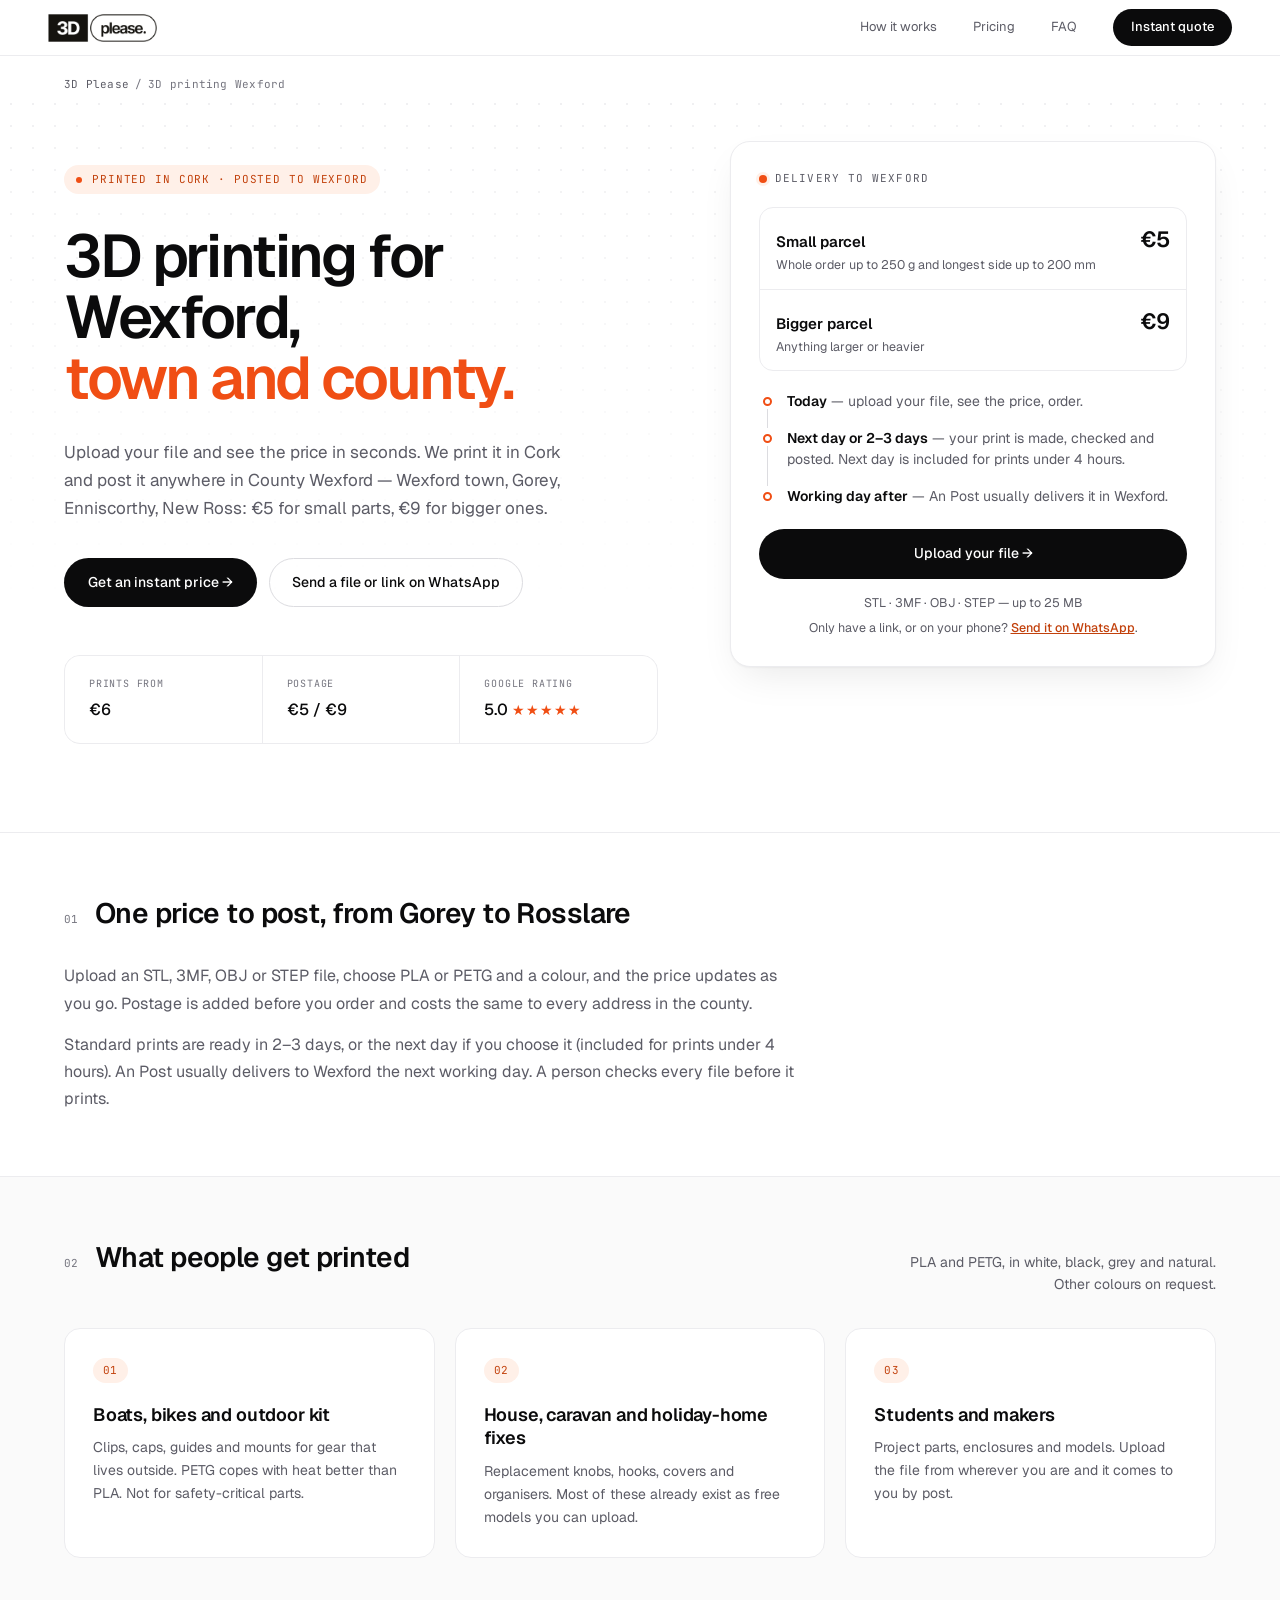
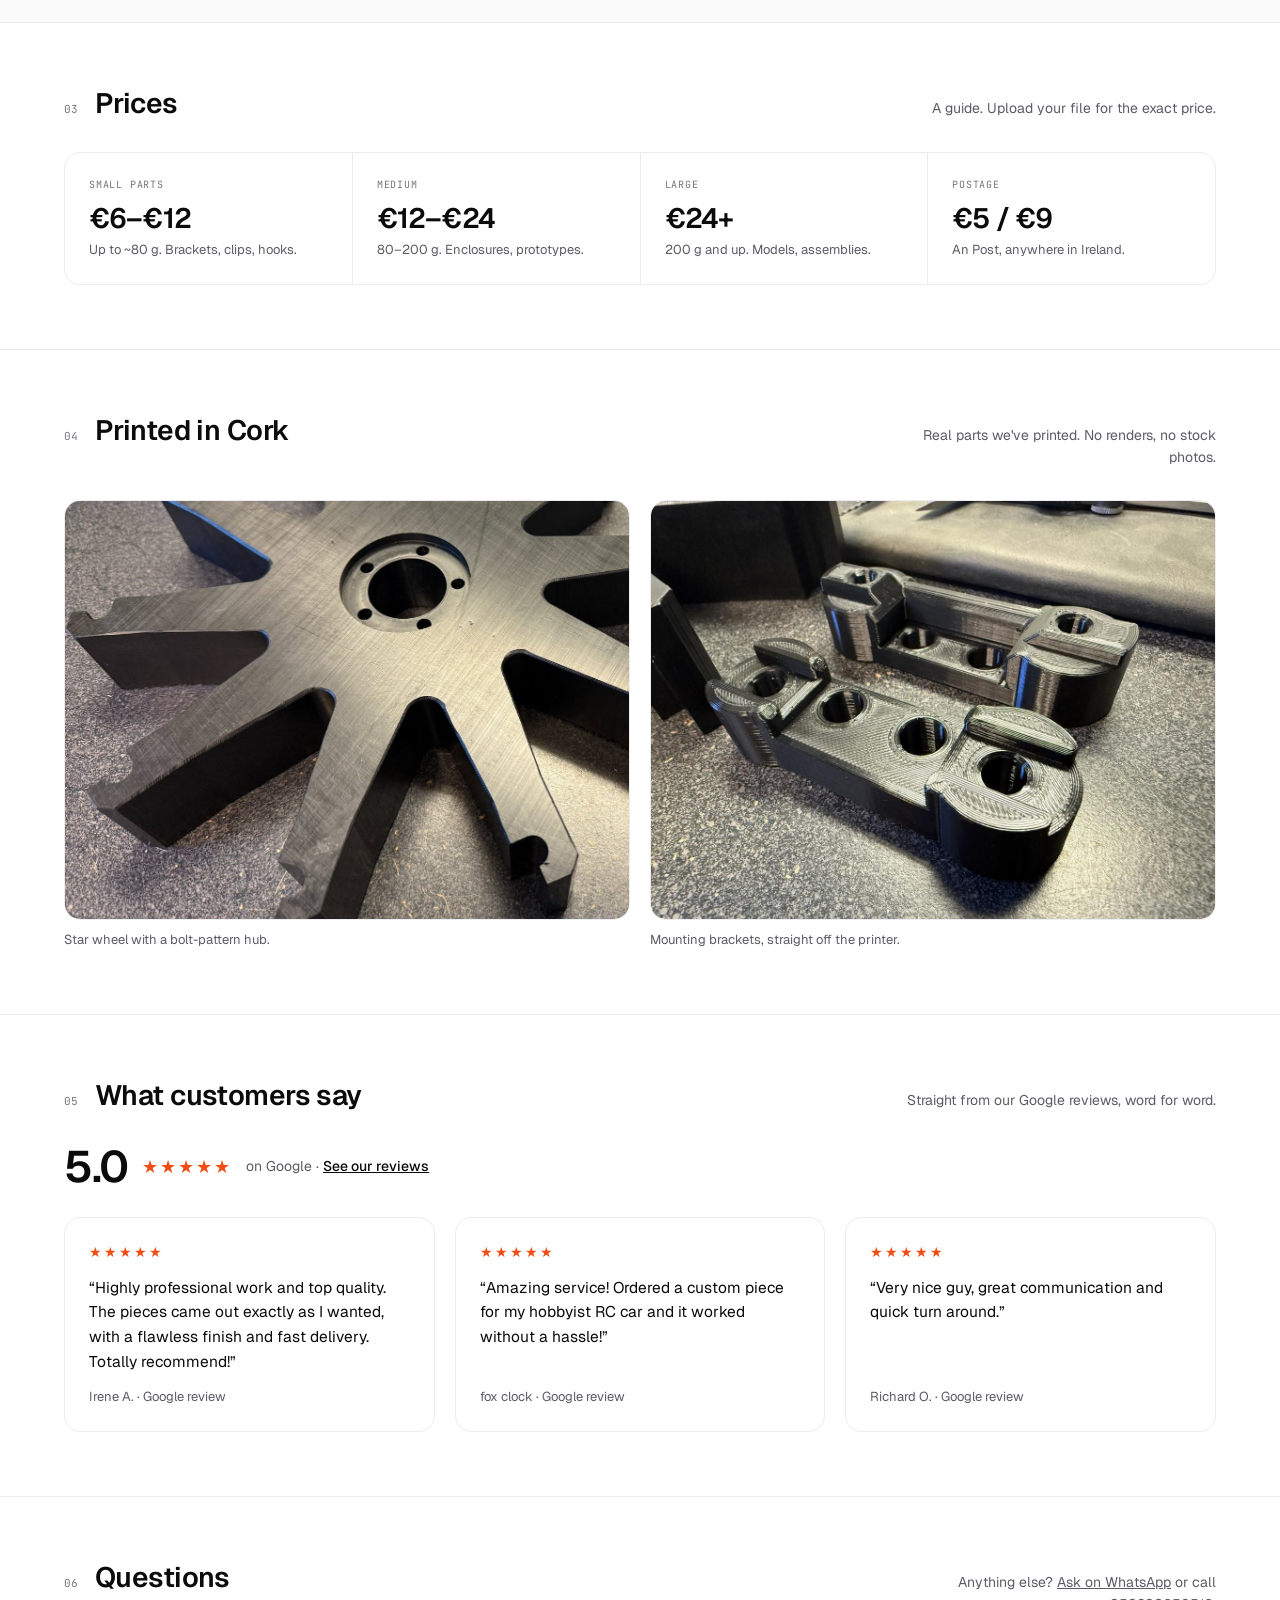
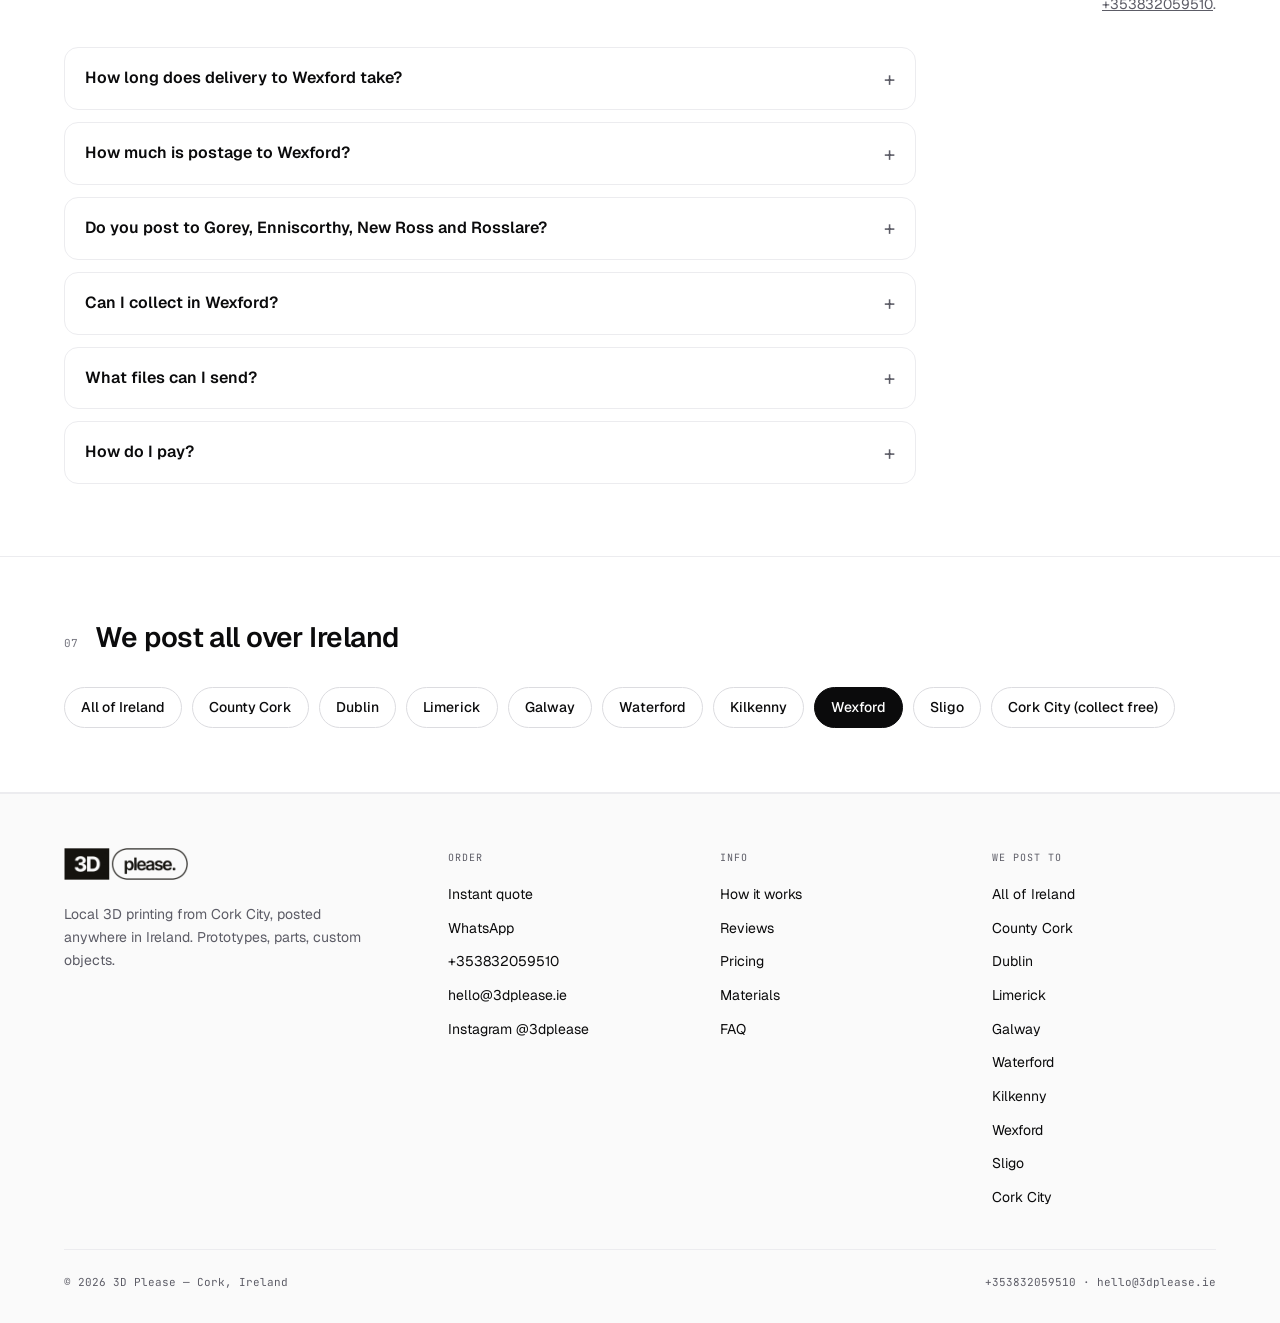
<file: 3d-printing-wexford.html>
<!DOCTYPE html>
<html lang="en">
<head>
<meta charset="UTF-8">
<meta name="viewport" content="width=device-width, initial-scale=1.0">
<title>3D Printing Wexford — Instant Price, Posted | 3D Please</title>
<meta name="description" content="3D printing for Wexford, Gorey, Enniscorthy and New Ross: upload your STL, 3MF, OBJ or STEP and see the price in seconds. Posted from Cork from €5.">
<link rel="canonical" href="https://3dplease.ie/3d-printing-wexford">
<meta property="og:title" content="3D Printing Wexford — Instant Price, Posted | 3D Please">
<meta property="og:description" content="3D printing for Wexford, Gorey, Enniscorthy and New Ross: upload your STL, 3MF, OBJ or STEP and see the price in seconds. Posted from Cork from €5.">
<meta property="og:url" content="https://3dplease.ie/3d-printing-wexford">
<meta property="og:type" content="website">
<meta property="og:image" content="https://3dplease.ie/og.png">
<meta property="og:image:width" content="1200">
<meta property="og:image:height" content="630">
<meta name="twitter:card" content="summary_large_image">
<script type="application/ld+json">
[
  {
    "@context": "https://schema.org",
    "@type": "Service",
    "name": "3D printing for Wexford",
    "serviceType": "3D printing",
    "url": "https://3dplease.ie/3d-printing-wexford",
    "areaServed": {
      "@type": "City",
      "name": "Wexford"
    },
    "provider": {
      "@type": "LocalBusiness",
      "name": "3D Please",
      "url": "https://3dplease.ie",
      "telephone": "+353832059510",
      "email": "hello@3dplease.ie",
      "image": "https://3dplease.ie/og.png",
      "address": {
        "@type": "PostalAddress",
        "addressLocality": "Cork",
        "addressCountry": "IE"
      }
    },
    "offers": {
      "@type": "Offer",
      "priceCurrency": "EUR",
      "price": "6.00",
      "description": "Prints from €6. An Post delivery €5 for small parts, €9 for bigger ones."
    }
  },
  {
    "@context": "https://schema.org",
    "@type": "BreadcrumbList",
    "itemListElement": [
      {
        "@type": "ListItem",
        "position": 1,
        "name": "3D Please",
        "item": "https://3dplease.ie/"
      },
      {
        "@type": "ListItem",
        "position": 2,
        "name": "3D printing Wexford",
        "item": "https://3dplease.ie/3d-printing-wexford"
      }
    ]
  }
]
</script>
<link rel="icon" type="image/svg+xml" href="data:image/svg+xml,%3Csvg xmlns='http://www.w3.org/2000/svg' viewBox='0 0 32 32'%3E%3Crect width='32' height='32' fill='%2318171a'/%3E%3Ctext x='16' y='22' font-family='-apple-system,BlinkMacSystemFont,system-ui,sans-serif' font-weight='900' font-size='14' fill='%23f6f3ed' text-anchor='middle'%3E3D%3C/text%3E%3C/svg%3E">
<link rel="preconnect" href="https://fonts.googleapis.com">
<link href="https://fonts.googleapis.com/css2?family=Geist:wght@300;400;500;600;700&family=JetBrains+Mono:wght@400;500&display=swap" rel="stylesheet">
<link rel="stylesheet" href="/area.css">

<!-- Google tag (gtag.js) -->
<script async src="https://www.googletagmanager.com/gtag/js?id=G-JWLKQWBCTT"></script>
<script>
  window.dataLayer = window.dataLayer || [];
  function gtag(){dataLayer.push(arguments);}
  gtag('js', new Date());
  gtag('config', 'G-JWLKQWBCTT');
  // Contact clicks: WhatsApp and phone links anywhere on the page
  document.addEventListener('click', function (e) {
    var a = e.target && e.target.closest ? e.target.closest('a[href]') : null;
    if (!a) return;
    var h = a.getAttribute('href') || '';
    if (h.indexOf('wa.me/') !== -1) {
      var designer = h.indexOf('designer') !== -1;
      gtag('event', designer ? 'designer_referral_click' : 'whatsapp_click', { link_place: a.getAttribute('data-place') || 'page' });
    } else if (h.indexOf('tel:') === 0) {
      gtag('event', 'phone_click', { link_place: a.getAttribute('data-place') || 'page' });
    }
  }, true);
</script>
</head>
<body>

<nav>
  <a class="nav-brand" href="/" aria-label="3D Please — home">
    <img src="/logo.png" width="560" height="144" alt="3D Please" class="logo-img">
  </a>
  <a class="nav-link" href="/#how">How it works</a>
  <a class="nav-link" href="/#pricing">Pricing</a>
  <a class="nav-link" href="/#faq">FAQ</a>
  <a class="nav-cta" href="/?loc=ireland#order">Instant quote</a>
</nav>

<div class="crumbs"><a href="/">3D Please</a><span>/</span>3D printing Wexford</div>

<section class="hero">
  <div class="hero-left">
    <div class="hero-tag">Printed in Cork · Posted to Wexford</div>
    <h1 class="hero-title">3D printing for Wexford,<br><em>town and county.</em></h1>
    <p class="hero-body">Upload your file and see the price in seconds. We print it in Cork and post it anywhere in County Wexford — Wexford town, Gorey, Enniscorthy, New Ross: €5 for small parts, €9 for bigger ones.</p>
    <div class="hero-cta-row">
      <a href="/?loc=ireland#order" class="btn-primary">Get an instant price →</a>
      <a href="https://wa.me/353832059510?text=Hi%2C%20I%27d%20like%20a%20price%20for%20a%203D%20print%20posted%20to%20Wexford.%20Here%27s%20my%20file%20or%20link%3A" class="btn-secondary" target="_blank" rel="noopener" data-place="area-wexford">Send a file or link on WhatsApp</a>
    </div>
    <div class="hero-stats">
      <div class="stat">
        <span class="stat-label">Prints from</span>
        <span class="stat-value">€6</span>
      </div>
      <div class="stat">
        <span class="stat-label">Postage</span>
        <span class="stat-value">€5 / €9</span>
      </div>
      <div class="stat">
        <span class="stat-label">Google rating</span>
        <span class="stat-value">5.0 <span class="stars">★★★★★</span></span>
      </div>
    </div>
  </div>

  <aside class="hero-right">
    <div class="card">
      <div class="card-title"><span class="dot"></span>Delivery to Wexford</div>
      <div class="post-rows">
        <div class="post-row"><div><b>Small parcel</b><small>Whole order up to 250 g and longest side up to 200 mm</small></div><span class="amt">€5</span></div>
        <div class="post-row"><div><b>Bigger parcel</b><small>Anything larger or heavier</small></div><span class="amt">€9</span></div>
      </div>
      <ol class="timeline">
        <li><b>Today</b> — upload your file, see the price, order.</li>
        <li><b>Next day or 2–3 days</b> — your print is made, checked and posted. Next day is included for prints under 4 hours.</li>
        <li><b>Working day after</b> — An Post usually delivers it in Wexford.</li>
      </ol>
      <a href="/?loc=ireland#order" class="btn-primary">Upload your file →</a>
      <p class="card-note">STL · 3MF · OBJ · STEP — up to 25 MB</p>
      <p class="card-note">Only have a link, or on your phone? <a href="https://wa.me/353832059510?text=Hi%2C%20I%27d%20like%20a%20price%20for%20a%203D%20print%20posted%20to%20Wexford.%20Here%27s%20my%20file%20or%20link%3A" target="_blank" rel="noopener" data-place="area-wexford-card">Send it on WhatsApp</a>.</p>
    </div>
  </aside>
</section>

<section class="section">
  <div class="section-head">
    <div class="section-head-left">
      <span class="section-num">01</span>
      <h2 class="section-label">One price to post, from Gorey to Rosslare</h2>
    </div>
  </div>
  <div class="prose">
    <p>Upload an STL, 3MF, OBJ or STEP file, choose PLA or PETG and a colour, and the price updates as you go. Postage is added before you order and costs the same to every address in the county.</p>
    <p>Standard prints are ready in 2–3 days, or the next day if you choose it (included for prints under 4 hours). An Post usually delivers to Wexford the next working day. A person checks every file before it prints.</p>
  </div>
</section>

<section class="section tint">
  <div class="section-head">
    <div class="section-head-left">
      <span class="section-num">02</span>
      <h2 class="section-label">What people get printed</h2>
    </div>
    <p class="section-sub">PLA and PETG, in white, black, grey and natural. Other colours on request.</p>
  </div>
  <div class="cards3">
    <div class="tile">
      <span class="tile-num">01</span>
      <h3>Boats, bikes and outdoor kit</h3>
      <p>Clips, caps, guides and mounts for gear that lives outside. PETG copes with heat better than PLA. Not for safety-critical parts.</p>
    </div>
    <div class="tile">
      <span class="tile-num">02</span>
      <h3>House, caravan and holiday-home fixes</h3>
      <p>Replacement knobs, hooks, covers and organisers. Most of these already exist as free models you can upload.</p>
    </div>
    <div class="tile">
      <span class="tile-num">03</span>
      <h3>Students and makers</h3>
      <p>Project parts, enclosures and models. Upload the file from wherever you are and it comes to you by post.</p>
    </div>
  </div>
</section>

<section class="section">
  <div class="section-head">
    <div class="section-head-left">
      <span class="section-num">03</span>
      <h2 class="section-label">Prices</h2>
    </div>
    <p class="section-sub">A guide. Upload your file for the exact price.</p>
  </div>
  <div class="price-strip">
    <div class="price-cell"><span class="stat-label">Small parts</span><b>€6–€12</b><small>Up to ~80 g. Brackets, clips, hooks.</small></div>
    <div class="price-cell"><span class="stat-label">Medium</span><b>€12–€24</b><small>80–200 g. Enclosures, prototypes.</small></div>
    <div class="price-cell"><span class="stat-label">Large</span><b>€24+</b><small>200 g and up. Models, assemblies.</small></div>
    <div class="price-cell"><span class="stat-label">Postage</span><b>€5 / €9</b><small>An Post, anywhere in Ireland.</small></div>
  </div>
</section>

<section class="section">
  <div class="section-head">
    <div class="section-head-left">
      <span class="section-num">04</span>
      <h2 class="section-label">Printed in Cork</h2>
    </div>
    <p class="section-sub">Real parts we've printed. No renders, no stock photos.</p>
  </div>
  <div class="gallery">
    <figure>
      <img src="/print-star-wheel.jpg" width="1200" height="1081" loading="lazy" alt="Large black star-shaped wheel with nine arms and a bolted hub">
      <figcaption>Star wheel with a bolt-pattern hub.</figcaption>
    </figure>
    <figure>
      <img src="/print-brackets.jpg" width="1200" height="900" loading="lazy" alt="Two black 3D-printed mounting brackets with bolt holes, showing fine layer lines">
      <figcaption>Mounting brackets, straight off the printer.</figcaption>
    </figure>
  </div>
</section>

<section class="section">
  <div class="section-head">
    <div class="section-head-left">
      <span class="section-num">05</span>
      <h2 class="section-label">What customers say</h2>
    </div>
    <p class="section-sub">Straight from our Google reviews, word for word.</p>
  </div>
  <div class="rating-row">
    <span class="rating-big">5.0</span>
    <span class="stars" aria-label="Rated 5 out of 5">★★★★★</span>
    <span class="rating-meta">on Google · <a href="https://g.page/r/CYiCOIpLPXshEAE" target="_blank" rel="noopener">See our reviews</a></span>
  </div>
  <div class="reviews-grid">
    <figure class="review">
      <span class="stars" aria-label="5 out of 5 stars">★★★★★</span>
      <blockquote>“Highly professional work and top quality. The pieces came out exactly as I wanted, with a flawless finish and fast delivery. Totally recommend!”</blockquote>
      <figcaption>Irene A. · Google review</figcaption>
    </figure>
    <figure class="review">
      <span class="stars" aria-label="5 out of 5 stars">★★★★★</span>
      <blockquote>“Amazing service! Ordered a custom piece for my hobbyist RC car and it worked without a hassle!”</blockquote>
      <figcaption>fox clock · Google review</figcaption>
    </figure>
    <figure class="review">
      <span class="stars" aria-label="5 out of 5 stars">★★★★★</span>
      <blockquote>“Very nice guy, great communication and quick turn around.”</blockquote>
      <figcaption>Richard O. · Google review</figcaption>
    </figure>
  </div>
</section>

<section class="section">
  <div class="section-head">
    <div class="section-head-left">
      <span class="section-num">06</span>
      <h2 class="section-label">Questions</h2>
    </div>
    <p class="section-sub">Anything else? <a href="https://wa.me/353832059510" target="_blank" rel="noopener" data-place="area-wexford">Ask on WhatsApp</a> or call <a href="tel:+353832059510" style="white-space:nowrap" data-place="area-wexford">+353832059510</a>.</p>
  </div>
  <div class="faq">
    <details>
      <summary>How long does delivery to Wexford take?</summary>
      <p>Standard prints are ready in 2–3 days. If you choose Next day in the quote, it's included for prints under 4 hours (+€3 for longer ones, when there's capacity). We post it the day it's ready, and An Post usually delivers to Wexford the next working day.</p>
    </details>
    <details>
      <summary>How much is postage to Wexford?</summary>
      <p>€5 if the whole order weighs up to 250 g and its longest side is up to 200 mm, €9 for anything bigger. The price box adds the right one, so you see the full total before you order.</p>
    </details>
    <details>
      <summary>Do you post to Gorey, Enniscorthy, New Ross and Rosslare?</summary>
      <p>Yes, anywhere in County Wexford with an Eircode, at the same price as Wexford town.</p>
    </details>
    <details>
      <summary>Can I collect in Wexford?</summary>
      <p>No, we don't have a pickup point in Wexford. Everything is printed in Cork and sent by An Post. If you're ever in Cork, collection in the city centre is free — choose "Collect in Cork" in the quote.</p>
    </details>
    <details>
      <summary>What files can I send?</summary>
      <p>STL, 3MF, OBJ and STEP all get an instant price. Files up to 25 MB, and parts up to 256 mm on each side. Bigger parts can be printed in sections for you to put together. If a file can't be read automatically, send it anyway and we'll price it by hand.</p>
    </details>
    <details>
      <summary>How do I pay?</summary>
      <p>By Revolut or bank transfer. A person checks your file first, then we send the payment details with the order confirmation.</p>
    </details>
  </div>
</section>

<section class="section">
  <div class="section-head">
    <div class="section-head-left">
      <span class="section-num">07</span>
      <h2 class="section-label">We post all over Ireland</h2>
    </div>
  </div>
  <div class="area-links">
    <a href="/3d-printing-ireland">All of Ireland</a>
    <a href="/3d-printing-county-cork">County Cork</a>
    <a href="/3d-printing-dublin">Dublin</a>
    <a href="/3d-printing-limerick">Limerick</a>
    <a href="/3d-printing-galway">Galway</a>
    <a href="/3d-printing-waterford">Waterford</a>
    <a href="/3d-printing-kilkenny">Kilkenny</a>
    <a href="/3d-printing-wexford" aria-current="page">Wexford</a>
    <a href="/3d-printing-sligo">Sligo</a>
    <a href="/">Cork City (collect free)</a>
  </div>
</section>

<footer>
  <div class="footer-grid">
    <div>
      <a class="footer-brand-logo" href="/" aria-label="3D Please — home">
        <img src="/logo.png" width="560" height="144" alt="3D Please" class="logo-img logo-img-footer">
      </a>
      <p class="footer-tagline">Local 3D printing from Cork City, posted anywhere in Ireland. Prototypes, parts, custom objects.</p>
    </div>
    <div>
      <span class="footer-col-title">Order</span>
      <ul class="footer-links">
        <li><a href="/?loc=ireland#order">Instant quote</a></li>
        <li><a href="https://wa.me/353832059510" target="_blank" rel="noopener" data-place="area-wexford">WhatsApp</a></li>
        <li><a href="tel:+353832059510" data-place="area-wexford">+353832059510</a></li>
        <li><a href="mailto:hello@3dplease.ie">hello@3dplease.ie</a></li>
        <li><a href="https://www.instagram.com/3dplease/" target="_blank" rel="noopener">Instagram @3dplease</a></li>
      </ul>
    </div>
    <div>
      <span class="footer-col-title">Info</span>
      <ul class="footer-links">
        <li><a href="/#how">How it works</a></li>
        <li><a href="/#reviews">Reviews</a></li>
        <li><a href="/#pricing">Pricing</a></li>
        <li><a href="/#materials">Materials</a></li>
        <li><a href="/#faq">FAQ</a></li>
      </ul>
    </div>
    <div>
      <span class="footer-col-title">We post to</span>
      <ul class="footer-links">
        <li><a href="/3d-printing-ireland">All of Ireland</a></li>
        <li><a href="/3d-printing-county-cork">County Cork</a></li>
        <li><a href="/3d-printing-dublin">Dublin</a></li>
        <li><a href="/3d-printing-limerick">Limerick</a></li>
        <li><a href="/3d-printing-galway">Galway</a></li>
        <li><a href="/3d-printing-waterford">Waterford</a></li>
        <li><a href="/3d-printing-kilkenny">Kilkenny</a></li>
        <li><a href="/3d-printing-wexford">Wexford</a></li>
        <li><a href="/3d-printing-sligo">Sligo</a></li>
        <li><a href="/">Cork City</a></li>
      </ul>
    </div>
  </div>
  <div class="footer-bottom">
    <span class="footer-copy">© 2026 3D Please — Cork, Ireland</span>
    <span class="footer-copy">+353832059510 · hello@3dplease.ie</span>
  </div>
</footer>

</body>
</html>
</file>
<file: area.css>
/* Shared styles for the area pages (3d-printing-*.html). Same look as index.html. */
:root {
  --ink: #0b0b0c;
  --ink-soft: #27272a;
  --paper: #ffffff;
  --paper-warm: #f4f4f5;
  --surface: #fafafa;
  --border: #dcdce0;
  --border-soft: #ececef;
  --muted: #5c5c66;
  --muted-light: #75757f;
  --muted-on-dark: #a1a1aa;
  --accent: #f04e14;
  --accent-text: #c2410c;
  --accent-soft: #fff0e8;
  --accent-wash: #fff6f1;
  --sans: 'Geist', -apple-system, BlinkMacSystemFont, sans-serif;
  --mono: 'JetBrains Mono', 'IBM Plex Mono', monospace;
}
*, *::before, *::after { box-sizing: border-box; margin: 0; padding: 0; }
html { scroll-behavior: smooth; }
body {
  background: var(--paper); color: var(--ink);
  font-family: var(--sans); font-size: 15px; line-height: 1.55;
  -webkit-font-smoothing: antialiased;
}
a { color: inherit; }

/* NAV */
nav {
  position: sticky; top: 0; z-index: 100;
  background: rgba(255, 255, 255, 0.86);
  backdrop-filter: blur(16px); -webkit-backdrop-filter: blur(16px);
  border-bottom: 1px solid var(--border-soft);
  padding: 0 48px; display: flex; align-items: center; height: 56px; gap: 36px;
}
.nav-brand { display: inline-flex; align-items: center; text-decoration: none; margin-right: auto; height: 28px; }
.logo-img { height: 28px; width: auto; display: block; }
.logo-img-footer { height: 32px; }
.nav-link { font-size: 13px; color: var(--muted); text-decoration: none; transition: color 0.15s; }
.nav-link:hover { color: var(--ink); }
.nav-cta {
  font-size: 13px; font-weight: 500; background: var(--ink); color: var(--paper);
  padding: 8px 18px; text-decoration: none; border-radius: 999px; transition: background 0.15s;
}
.nav-cta:hover { background: var(--ink-soft); }

/* BREADCRUMB */
.crumbs { padding: 20px 64px 0; font-family: var(--mono); font-size: 11px; color: var(--muted-light); letter-spacing: 0.02em; }
.crumbs a { color: var(--muted); text-decoration: none; }
.crumbs a:hover { color: var(--ink); }
.crumbs span { margin: 0 6px; }

/* HERO */
.hero {
  padding: 48px 64px 88px; display: grid; grid-template-columns: 1.1fr 0.9fr; gap: 72px;
  align-items: start; border-bottom: 1px solid var(--border-soft); position: relative;
}
.hero::before {
  content: ''; position: absolute; inset: 0;
  background-image: radial-gradient(circle, #e4e4e7 1px, transparent 1.2px);
  background-size: 22px 22px;
  -webkit-mask-image: linear-gradient(180deg, rgba(0,0,0,.55), transparent 70%);
          mask-image: linear-gradient(180deg, rgba(0,0,0,.55), transparent 70%);
  z-index: 0; pointer-events: none;
}
.hero-left, .hero-right { position: relative; z-index: 1; }
.hero-left { padding-top: 24px; }
.hero-tag {
  font-family: var(--mono); font-size: 11px; color: var(--accent-text);
  letter-spacing: 0.08em; text-transform: uppercase; margin-bottom: 32px;
  display: inline-flex; align-items: center; gap: 10px;
  background: var(--accent-soft); padding: 6px 12px; border-radius: 999px; width: fit-content;
}
.hero-tag::before { content: ''; width: 6px; height: 6px; background: var(--accent); border-radius: 50%; }
.hero-title { font-weight: 600; font-size: 60px; line-height: 1.02; letter-spacing: -0.04em; margin-bottom: 28px; }
.hero-title em { font-style: normal; color: var(--accent); font-weight: 600; }
.hero-body { font-size: 17px; line-height: 1.65; color: var(--muted); max-width: 520px; margin-bottom: 36px; }
.hero-cta-row { display: flex; gap: 12px; align-items: center; margin-bottom: 48px; flex-wrap: wrap; }
.btn-primary {
  font-size: 14px; font-weight: 500; background: var(--ink); color: var(--paper);
  padding: 14px 24px; text-decoration: none; border-radius: 999px;
  display: inline-flex; align-items: center; gap: 8px; transition: background 0.15s;
}
.btn-primary:hover { background: var(--ink-soft); }
.btn-secondary {
  font-size: 14px; font-weight: 500; background: transparent; color: var(--ink);
  padding: 13px 22px; text-decoration: none; border-radius: 999px; border: 1px solid var(--border);
  display: inline-flex; align-items: center; gap: 8px; transition: all 0.15s;
}
.btn-secondary:hover { background: var(--surface); border-color: var(--ink); }
.hero-stats {
  display: grid; grid-template-columns: repeat(3, 1fr); gap: 1px;
  background: var(--border-soft); border: 1px solid var(--border-soft); border-radius: 16px; overflow: hidden;
}
.stat { padding: 20px 24px; background: var(--paper); }
.stat-label {
  font-family: var(--mono); font-size: 10px; color: var(--muted-light);
  text-transform: uppercase; letter-spacing: 0.08em; display: block; margin-bottom: 6px;
}
.stat-value { font-size: 16px; font-weight: 500; }
.stat-value .stars { font-size: 14px; letter-spacing: 1px; }

/* DELIVERY CARD */
.card {
  background: var(--paper); border: 1px solid var(--border-soft); padding: 28px; border-radius: 20px;
  box-shadow: 0 1px 2px rgba(0,0,0,0.04), 0 16px 40px -12px rgba(0,0,0,0.10);
}
.card-title {
  font-family: var(--mono); font-size: 11px; color: var(--muted); text-transform: uppercase;
  letter-spacing: 0.1em; margin-bottom: 20px; display: flex; align-items: center; gap: 8px;
}
.dot { width: 8px; height: 8px; background: var(--accent); border-radius: 50%; box-shadow: 0 0 0 3px var(--accent-soft); }
.post-rows { border: 1px solid var(--border-soft); border-radius: 14px; overflow: hidden; margin-bottom: 20px; }
.post-row { display: flex; justify-content: space-between; align-items: baseline; gap: 16px; padding: 14px 16px; border-bottom: 1px solid var(--border-soft); }
.post-row:last-child { border-bottom: none; }
.post-row b { font-size: 15px; font-weight: 600; }
.post-row small { display: block; font-size: 12.5px; color: var(--muted); margin-top: 2px; }
.post-row .amt { font-size: 22px; font-weight: 600; letter-spacing: -0.02em; white-space: nowrap; }
.timeline { list-style: none; margin: 0 0 22px; }
.timeline li { position: relative; padding: 0 0 16px 28px; font-size: 14px; color: var(--muted); line-height: 1.5; }
.timeline li:last-child { padding-bottom: 0; }
.timeline li::before {
  content: ''; position: absolute; left: 4px; top: 6px; width: 9px; height: 9px;
  border-radius: 50%; background: var(--paper); border: 2px solid var(--accent);
}
.timeline li::after { content: ''; position: absolute; left: 8px; top: 18px; bottom: 0; width: 1px; background: var(--border); }
.timeline li:last-child::after { display: none; }
.timeline b { color: var(--ink); font-weight: 600; }
.card-note { font-size: 12.5px; color: var(--muted); margin-top: 14px; text-align: center; }
.card-note + .card-note { margin-top: 6px; }
.card-note a { color: var(--accent-text); font-weight: 500; }
.card .btn-primary, .card .btn-secondary { width: 100%; justify-content: center; }
.card .btn-secondary { margin-top: 10px; }

/* SECTIONS */
.section { border-bottom: 1px solid var(--border-soft); }
.section.tint { background: var(--surface); }
.section-head { padding: 64px 64px 32px; display: flex; align-items: baseline; justify-content: space-between; gap: 40px; }
.section-head-left { display: flex; align-items: baseline; gap: 16px; }
.section-num { font-family: var(--mono); font-size: 11px; color: var(--muted-light); letter-spacing: 0.04em; }
.section-label { font-size: 28px; font-weight: 600; letter-spacing: -0.02em; line-height: 1.2; }
.section-sub { font-size: 14px; color: var(--muted); max-width: 340px; text-align: right; }
.prose { padding: 0 64px 64px; max-width: 860px; }
.prose p { font-size: 16px; line-height: 1.7; color: var(--muted); margin-bottom: 14px; }
.prose p:last-child { margin-bottom: 0; }
.prose a { color: var(--accent-text); font-weight: 500; }

.cards3 { display: grid; grid-template-columns: repeat(3, 1fr); gap: 20px; padding: 0 64px 64px; }
.tile { background: var(--paper); border: 1px solid var(--border-soft); border-radius: 16px; padding: 28px; }
.tile-num {
  font-family: var(--mono); font-size: 11px; color: var(--accent-text); display: inline-block; margin-bottom: 20px;
  background: var(--accent-soft); padding: 4px 10px; border-radius: 999px; letter-spacing: 0.04em;
}
.tile h3 { font-size: 18px; font-weight: 600; margin-bottom: 10px; line-height: 1.3; letter-spacing: -0.01em; }
.tile p { font-size: 14px; color: var(--muted); line-height: 1.65; }
.tile p a { color: var(--accent-text); font-weight: 500; }

/* PRICE STRIP */
.price-strip { display: grid; grid-template-columns: repeat(4, 1fr); gap: 1px; margin: 0 64px 64px; background: var(--border-soft); border: 1px solid var(--border-soft); border-radius: 16px; overflow: hidden; }
.price-cell { background: var(--paper); padding: 24px; }
.price-cell .stat-label { margin-bottom: 10px; }
.price-cell b { display: block; font-size: 28px; font-weight: 600; letter-spacing: -0.03em; line-height: 1.1; }
.price-cell small { display: block; font-size: 13px; color: var(--muted); margin-top: 6px; }

/* GALLERY */
.gallery { display: grid; grid-template-columns: 1fr 1fr; gap: 20px; padding: 0 64px 64px; }
.gallery figure { margin: 0; }
.gallery img { width: 100%; height: 420px; object-fit: cover; display: block; border-radius: 16px; border: 1px solid var(--border-soft); background: var(--paper-warm); }
.gallery figcaption { font-size: 13px; color: var(--muted); margin-top: 10px; }

/* REVIEWS */
.rating-row { display: flex; align-items: center; gap: 14px; flex-wrap: wrap; padding: 0 64px 28px; }
.rating-big { font-size: 44px; font-weight: 600; letter-spacing: -0.03em; line-height: 1; }
.stars { color: var(--accent); letter-spacing: 2px; font-size: 18px; }
.rating-meta { font-size: 14px; color: var(--muted); }
.rating-meta a { color: var(--ink); font-weight: 500; }
.reviews-grid { display: grid; grid-template-columns: repeat(3, minmax(0, 1fr)); gap: 20px; padding: 0 64px 64px; }
.review { background: var(--paper); border: 1px solid var(--border-soft); border-radius: 16px; padding: 24px; display: flex; flex-direction: column; gap: 12px; margin: 0; }
.review .stars { font-size: 14px; }
.review blockquote { margin: 0; font-size: 15.5px; line-height: 1.6; }
.review figcaption { margin-top: auto; font-size: 13px; color: var(--muted); }

/* FAQ */
.faq { padding: 0 64px 72px; display: grid; gap: 12px; max-width: 980px; }
.faq details { border: 1px solid var(--border-soft); border-radius: 14px; padding: 18px 20px; background: var(--paper); }
.faq summary { cursor: pointer; font-weight: 600; font-size: 16px; list-style: none; display: flex; justify-content: space-between; align-items: center; gap: 16px; }
.faq summary::-webkit-details-marker { display: none; }
.faq summary::after { content: '+'; color: var(--muted); font-weight: 400; font-size: 20px; line-height: 1; }
.faq details[open] summary::after { content: '−'; }
.faq details p { margin-top: 10px; font-size: 14.5px; color: var(--muted); line-height: 1.65; }
.faq details a { color: var(--accent-text); font-weight: 500; }

/* AREA LINKS */
.area-links { display: flex; flex-wrap: wrap; gap: 10px; padding: 0 64px 64px; }
.area-links a {
  font-size: 14px; font-weight: 500; text-decoration: none; color: var(--ink);
  border: 1px solid var(--border); border-radius: 999px; padding: 9px 16px; background: var(--paper); transition: border-color 0.15s;
}
.area-links a:hover { border-color: var(--ink); }
.area-links a[aria-current="page"] { background: var(--ink); color: var(--paper); border-color: var(--ink); }

/* FOOTER */
footer { background: var(--surface); padding: 56px 64px 32px; border-top: 1px solid var(--border-soft); }
.footer-grid { display: grid; grid-template-columns: 1.5fr 1fr 1fr 1fr; gap: 48px; margin-bottom: 40px; }
.footer-brand-logo { display: inline-flex; align-items: center; text-decoration: none; height: 28px; }
.footer-tagline { font-size: 14px; color: var(--muted); line-height: 1.65; max-width: 320px; margin-top: 16px; }
.footer-col-title { font-family: var(--mono); font-size: 10px; color: var(--muted); text-transform: uppercase; letter-spacing: 0.1em; margin-bottom: 16px; display: block; }
.footer-links { list-style: none; display: flex; flex-direction: column; gap: 10px; }
.footer-links a { font-size: 14px; color: var(--ink); text-decoration: none; transition: color 0.15s; }
.footer-links a:hover { color: var(--accent-text); }
.footer-bottom { border-top: 1px solid var(--border-soft); padding-top: 24px; display: flex; justify-content: space-between; align-items: center; }
.footer-copy { font-family: var(--mono); font-size: 11px; color: var(--muted); }

/* RESPONSIVE */
@media (max-width: 1100px) {
  .hero { gap: 48px; padding-left: 40px; padding-right: 40px; }
  .hero-title { font-size: 50px; }
}
@media (max-width: 900px) {
  nav { padding: 0 20px; gap: 16px; }
  .nav-link { display: none; }
  .crumbs { padding: 16px 20px 0; }
  .hero { grid-template-columns: 1fr; gap: 32px; padding: 24px 20px 56px; }
  .hero::before { display: none; }
  .hero-left { padding-top: 8px; }
  .hero-title { font-size: 40px; margin-bottom: 16px; }
  .hero-tag { margin-bottom: 20px; }
  .hero-body { font-size: 16px; margin-bottom: 24px; }
  .hero-cta-row { margin-bottom: 32px; }
  .hero-cta-row a { width: 100%; justify-content: center; }
  .stat { padding: 14px; }
  .stat-value { font-size: 14px; }
  .card { padding: 20px; border-radius: 18px; }
  .section-head { flex-direction: column; gap: 12px; padding: 48px 20px 24px; }
  .section-sub { text-align: left; }
  .section-label { font-size: 24px; }
  .prose, .cards3, .gallery, .rating-row, .reviews-grid, .faq, .area-links { padding-left: 20px; padding-right: 20px; }
  .price-strip { margin-left: 20px; margin-right: 20px; grid-template-columns: 1fr 1fr; }
  .cards3, .gallery, .reviews-grid { grid-template-columns: 1fr; }
  .gallery img { height: 300px; }
  footer { padding-left: 20px; padding-right: 20px; }
  .footer-grid { grid-template-columns: 1fr 1fr; gap: 32px; }
  .footer-grid > div:first-child { grid-column: 1 / -1; }
  .footer-bottom { flex-direction: column; gap: 12px; }
}
</file>
